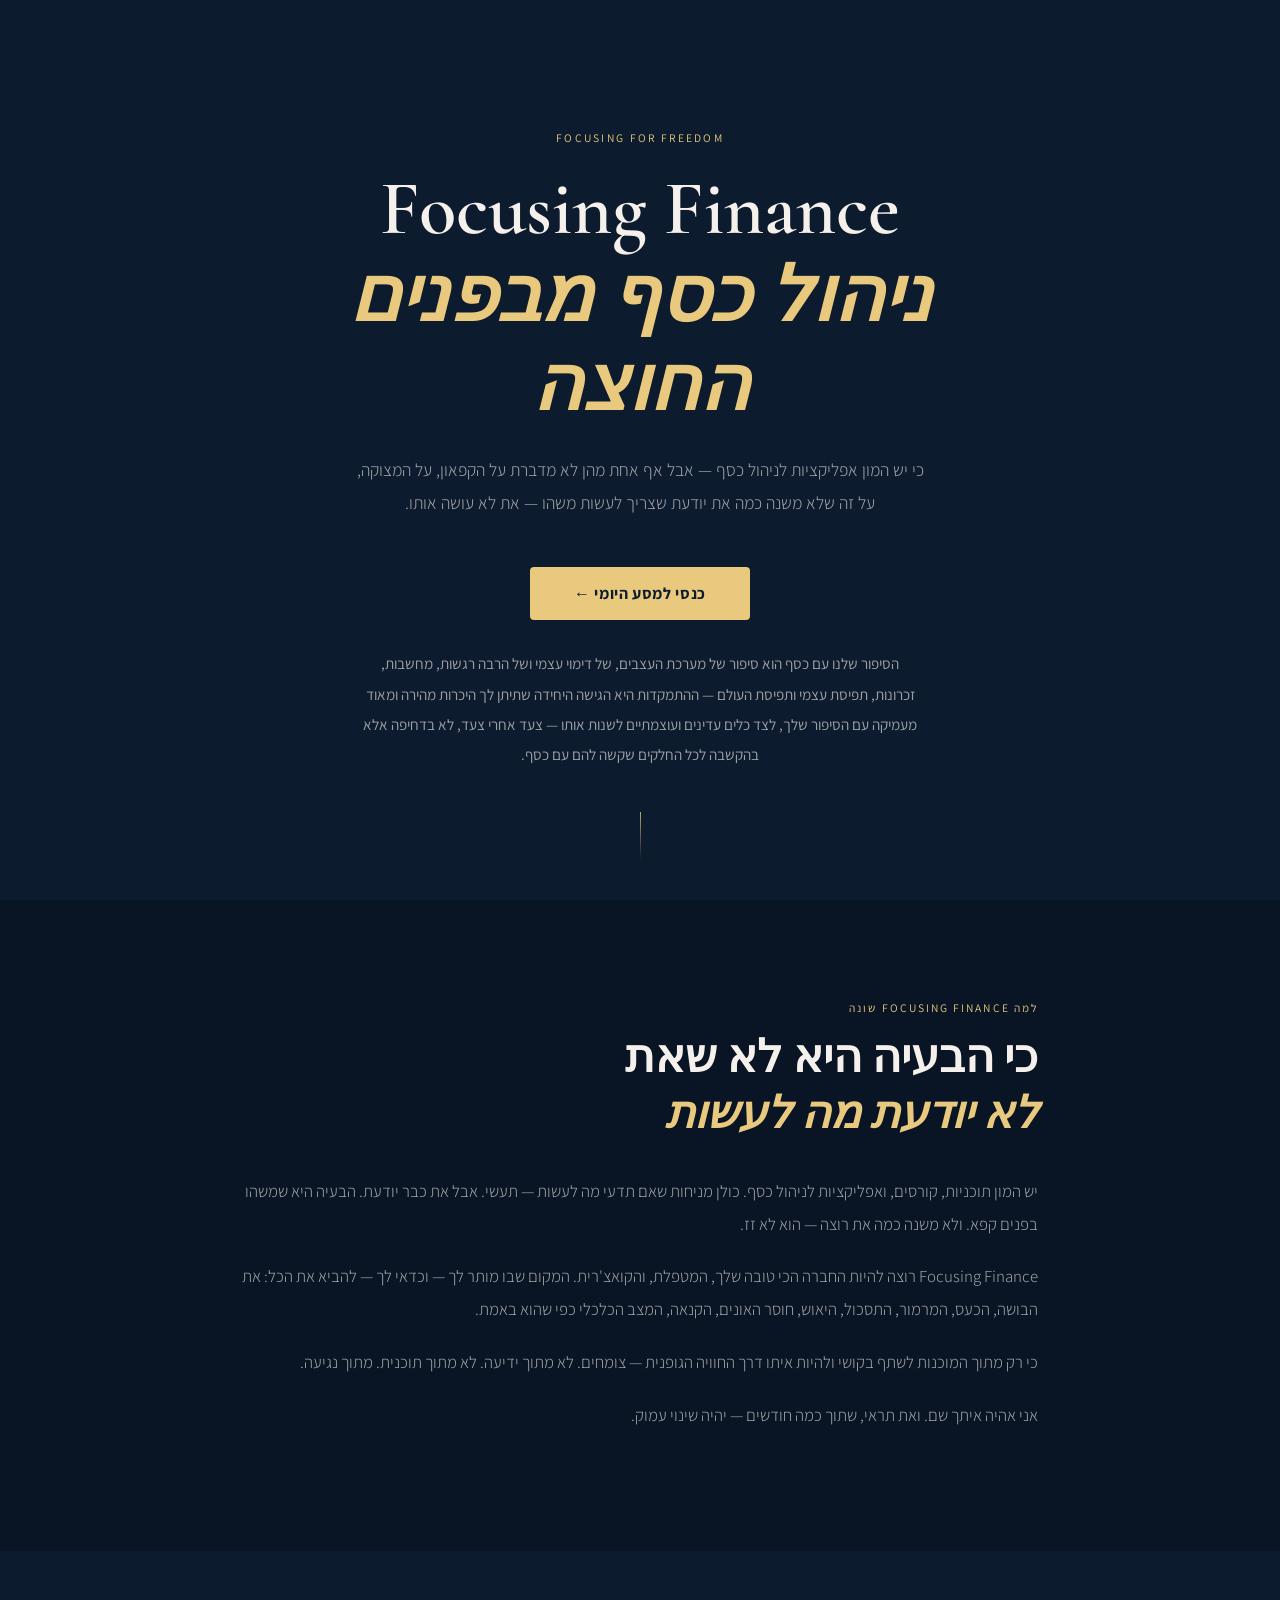
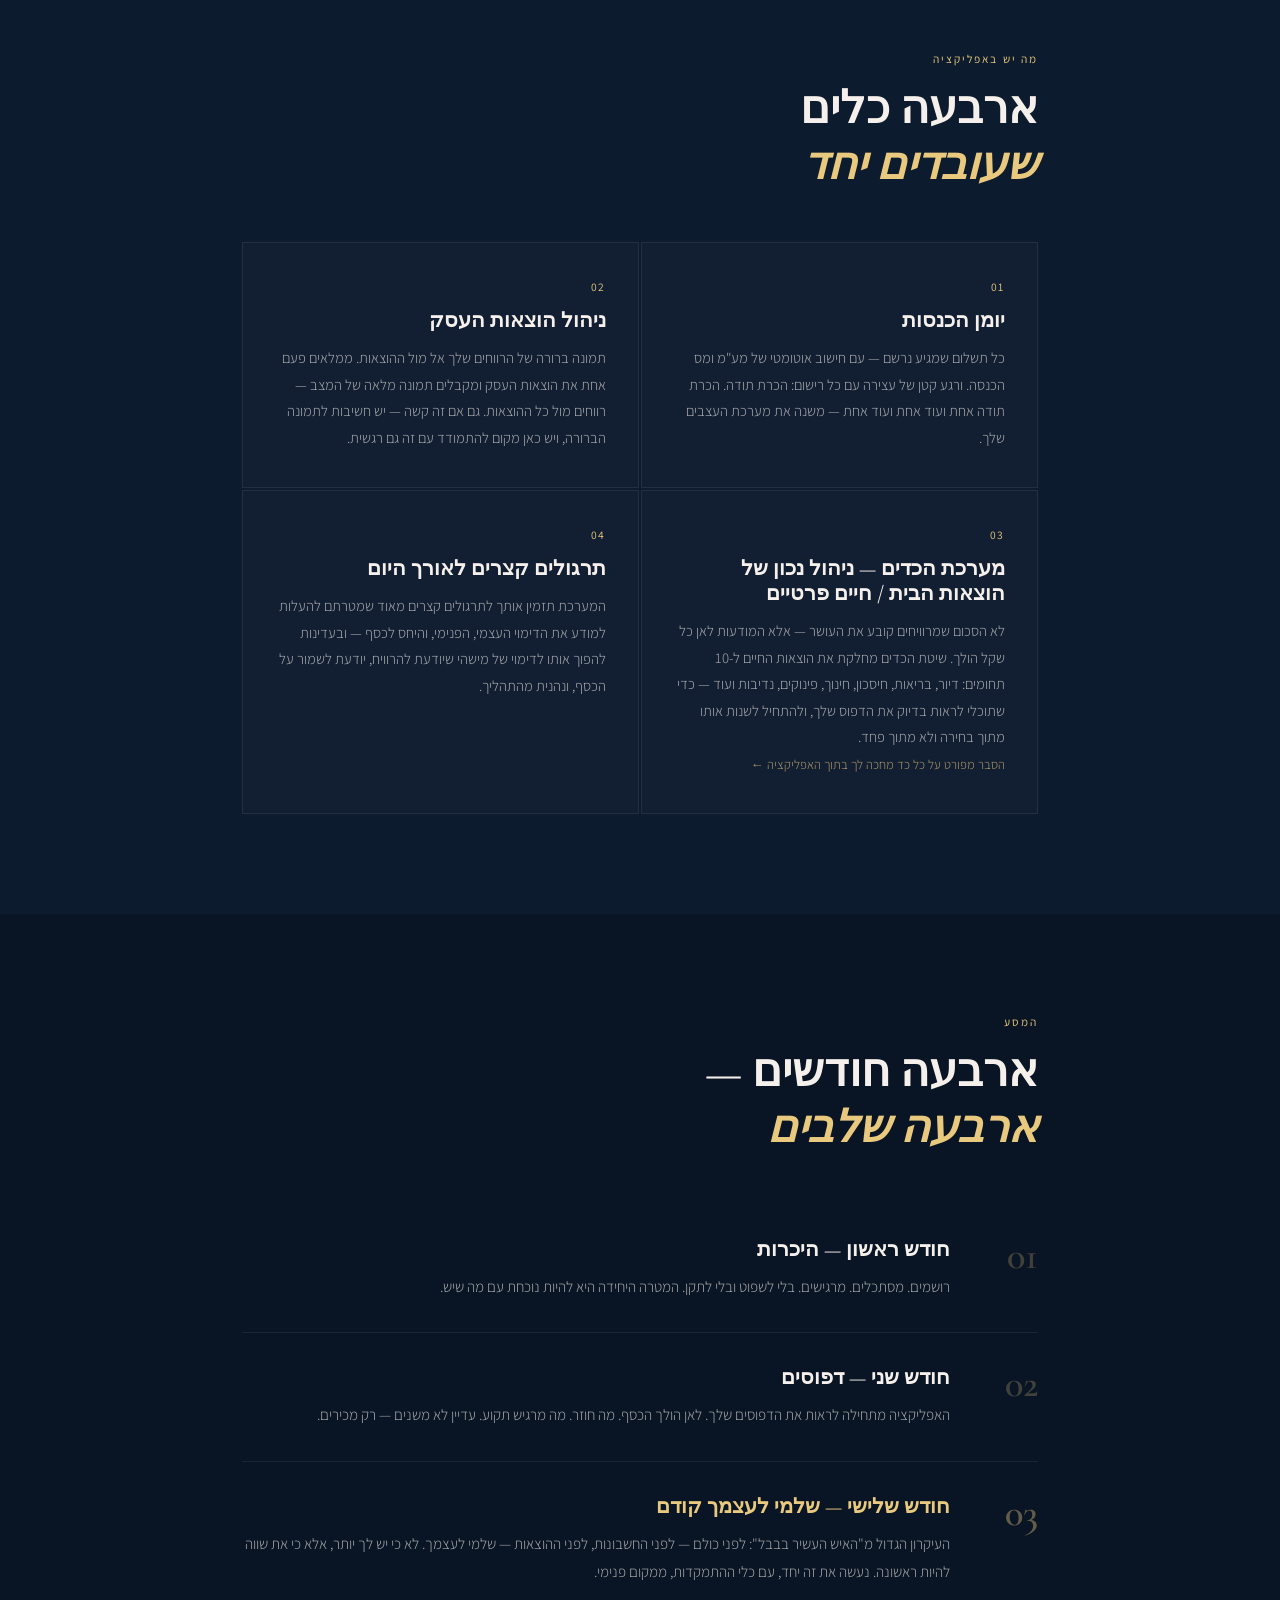
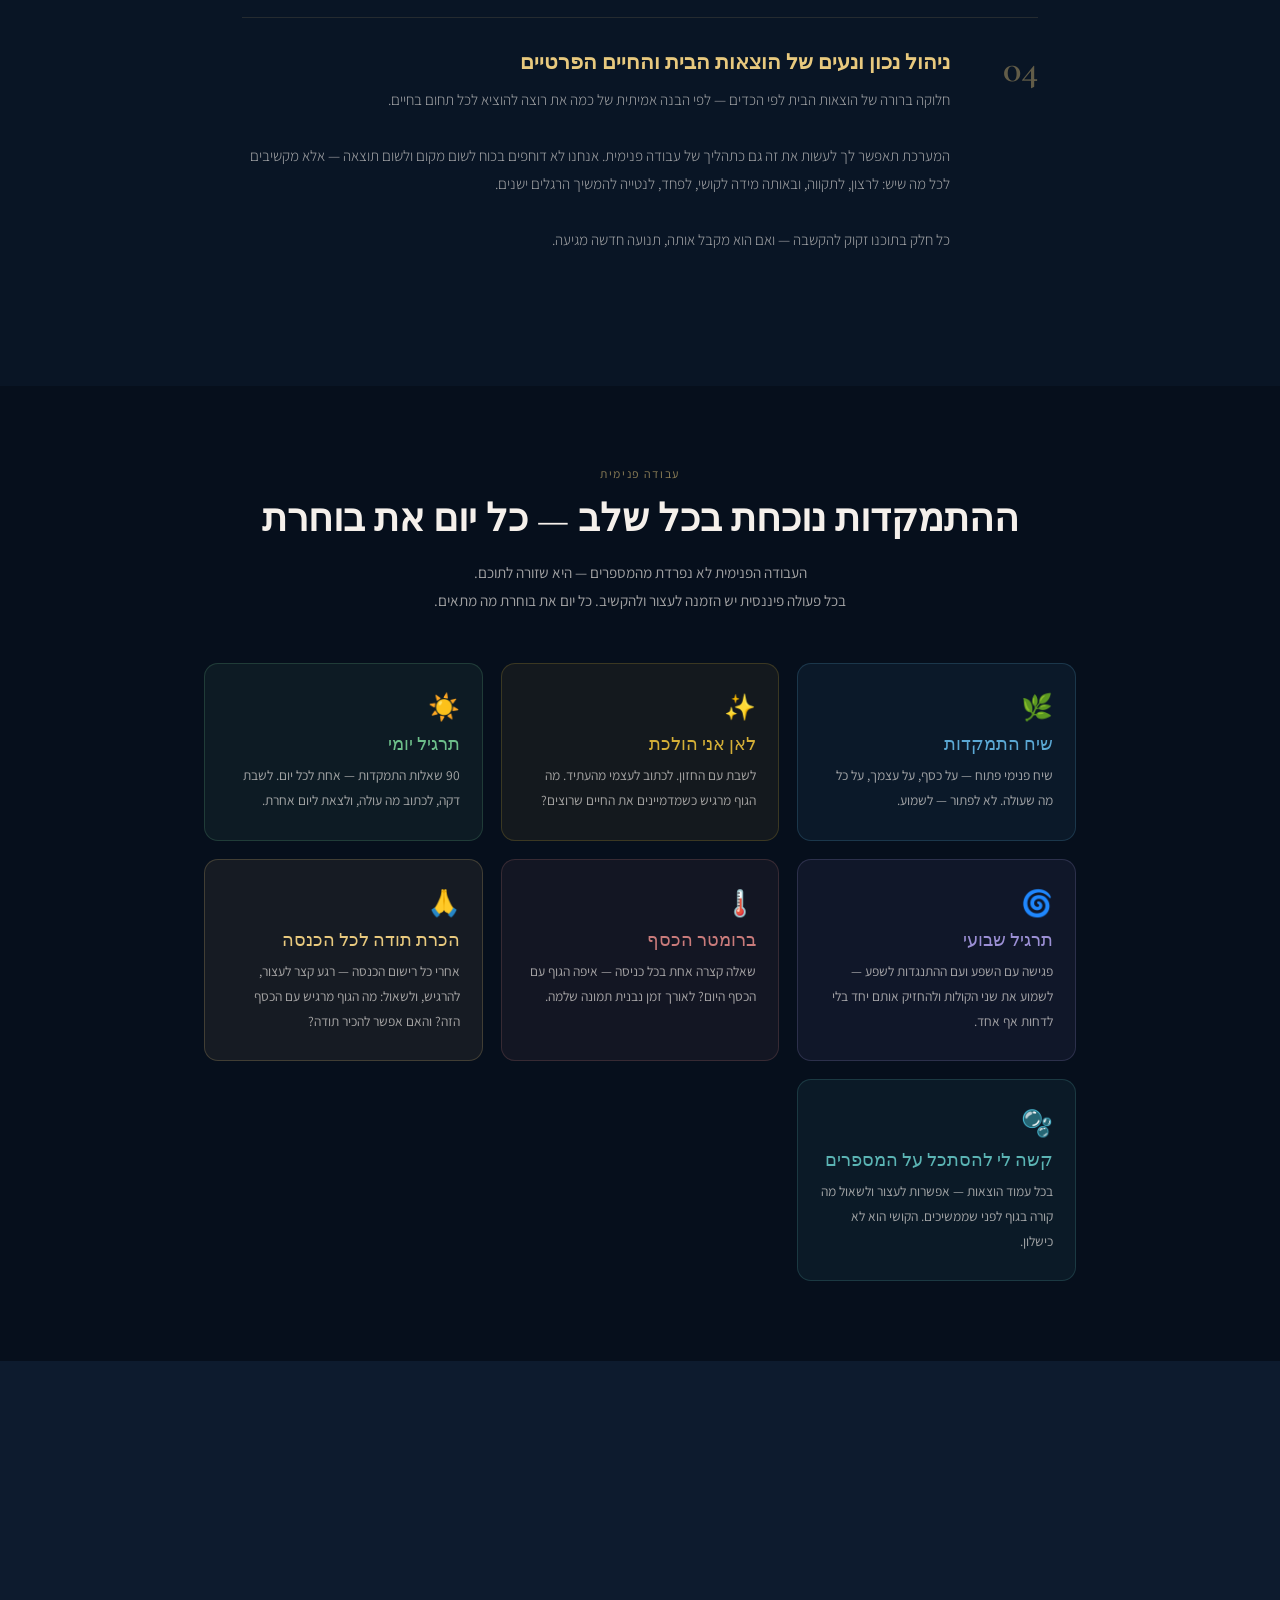
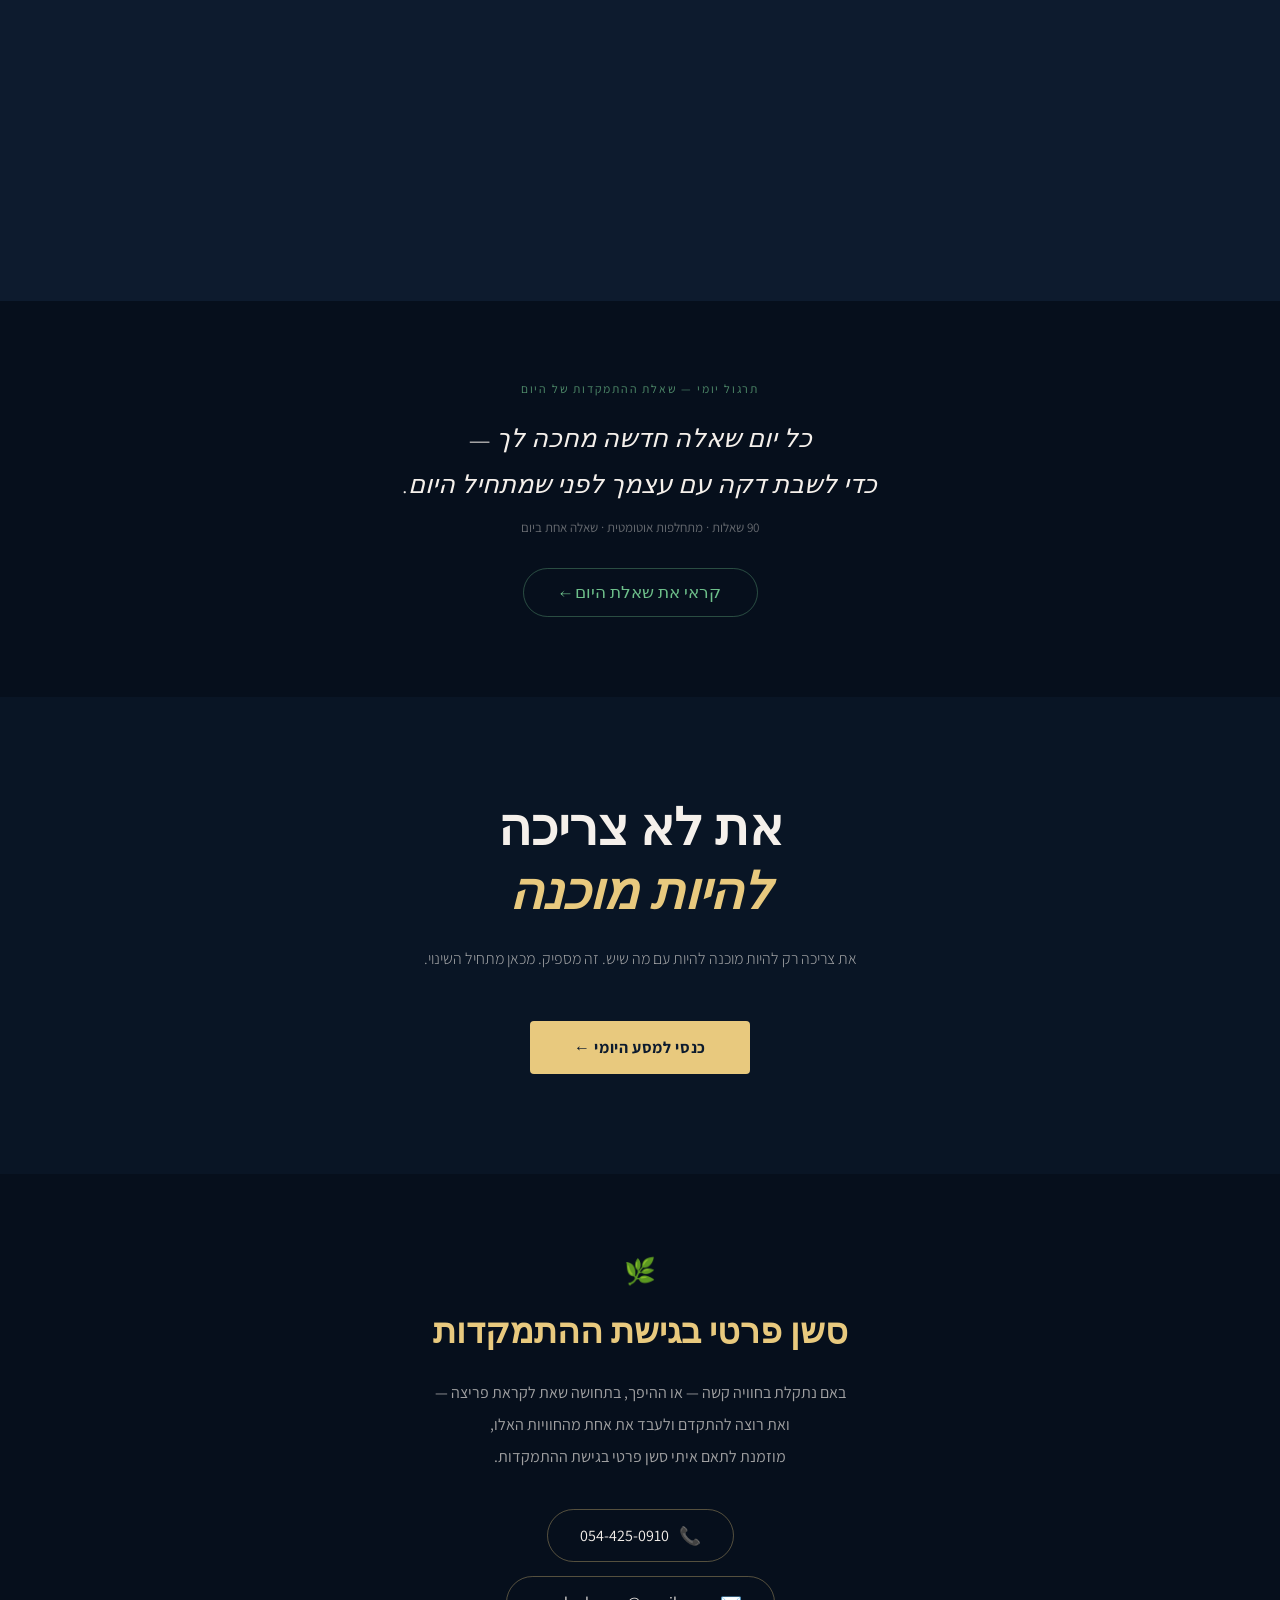
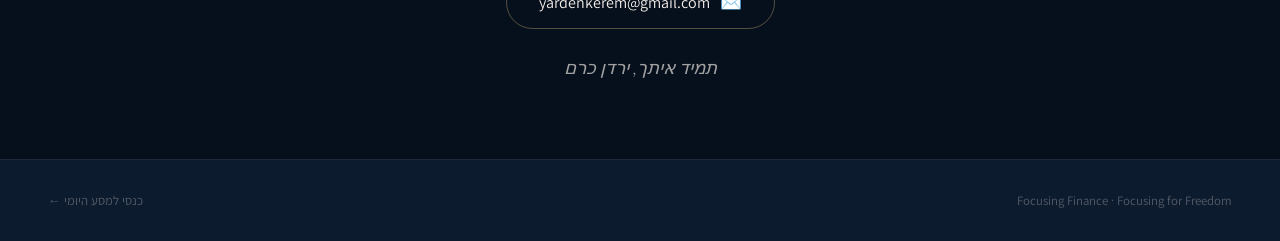
<file: index.html>
<!DOCTYPE html>
<html lang="he" dir="rtl">
<head>
  <meta charset="UTF-8">
  <meta name="viewport" content="width=device-width, initial-scale=1.0">
  <title>Focusing Finance</title>
  <link rel="preconnect" href="https://fonts.googleapis.com">
  <link href="https://fonts.googleapis.com/css2?family=Cormorant+Garamond:ital,wght@0,400;0,600;1,400&family=Assistant:wght@300;400;500;600;700&display=swap" rel="stylesheet">
  <style>
    *, *::before, *::after { box-sizing: border-box; margin: 0; padding: 0; }

    :root {
      --bg: #0d1b2e;
      --accent: #E8C97E;
      --accent2: #c97eb4;
      --text: #f5f0eb;
      --text-muted: rgba(245,240,235,0.65);
    }

    html { scroll-behavior: smooth; }

    body {
      background: var(--bg);
      color: var(--text);
      font-family: 'Assistant', sans-serif;
      overflow-x: hidden;
    }

    ::-webkit-scrollbar { width: 4px; }
    ::-webkit-scrollbar-track { background: var(--bg); }
    ::-webkit-scrollbar-thumb { background: var(--accent); border-radius: 2px; }

    /* ── HERO ── */
    #hero {
      position: relative;
      height: 100vh;
      display: flex;
      flex-direction: column;
      align-items: center;
      justify-content: center;
      overflow: hidden;
      text-align: center;
    }

    .video-wrap {
      position: absolute;
      inset: 0;
    }

    .video-wrap video {
      width: 100%;
      height: 100%;
      object-fit: cover;
      opacity: 0.55;
    }

    .hero-overlay {
      position: absolute;
      inset: 0;
      background: linear-gradient(
        to bottom,
        rgba(13,27,46,0.3) 0%,
        rgba(13,27,46,0.15) 40%,
        rgba(13,27,46,0.65) 80%,
        rgba(13,27,46,1) 100%
      );
    }

    .hero-content {
      position: relative;
      z-index: 2;
      padding: 0 24px;
      max-width: 780px;
    }

    .hero-label {
      font-size: 0.72rem;
      letter-spacing: 0.2em;
      text-transform: uppercase;
      color: var(--accent);
      margin-bottom: 20px;
      opacity: 0;
      animation: fadeUp 1s 0.4s forwards;
    }

    .hero-title {
      font-family: 'Cormorant Garamond', serif;
      font-size: clamp(2.6rem, 6vw, 5rem);
      font-weight: 600;
      line-height: 1.15;
      margin-bottom: 24px;
      opacity: 0;
      animation: fadeUp 1s 0.6s forwards;
    }

    .hero-title em {
      font-style: italic;
      color: var(--accent);
    }

    .hero-sub {
      font-size: 1.1rem;
      color: var(--text-muted);
      line-height: 1.85;
      max-width: 580px;
      margin: 0 auto 48px;
      font-weight: 300;
      opacity: 0;
      animation: fadeUp 1s 0.8s forwards;
    }

    .hero-cta {
      display: inline-block;
      padding: 16px 44px;
      background: var(--accent);
      color: #0d1b2e;
      font-family: 'Assistant', sans-serif;
      font-size: 1rem;
      font-weight: 700;
      text-decoration: none;
      border-radius: 4px;
      letter-spacing: 0.04em;
      transition: transform 0.2s, box-shadow 0.2s;
      opacity: 0;
      animation: fadeUp 1s 1s forwards;
    }

    .hero-cta:hover {
      transform: translateY(-3px);
      box-shadow: 0 12px 32px rgba(232,201,126,0.3);
    }

    .scroll-indicator {
      position: absolute;
      bottom: 40px;
      left: 50%;
      transform: translateX(-50%);
      display: flex;
      flex-direction: column;
      align-items: center;
      gap: 8px;
      opacity: 0;
      animation: fadeUp 1s 1.4s forwards;
    }

    .scroll-line {
      width: 1px;
      height: 48px;
      background: linear-gradient(to bottom, rgba(232,201,126,0.8), transparent);
      animation: scrollPulse 2s ease-in-out infinite;
    }

    @keyframes scrollPulse {
      0% { transform: scaleY(0); transform-origin: top; }
      50% { transform: scaleY(1); transform-origin: top; }
      51% { transform: scaleY(1); transform-origin: bottom; }
      100% { transform: scaleY(0); transform-origin: bottom; opacity: 0; }
    }

    @keyframes fadeUp {
      from { opacity: 0; transform: translateY(28px); }
      to   { opacity: 1; transform: translateY(0); }
    }

    /* ── ABOUT SECTION ── */
    #about {
      padding: 100px 0;
      background: #091525;
    }

    .container {
      max-width: 860px;
      margin: 0 auto;
      padding: 0 32px;
    }

    .section-label {
      font-size: 0.72rem;
      letter-spacing: 0.18em;
      color: var(--accent);
      text-transform: uppercase;
      margin-bottom: 16px;
      display: block;
    }

    .section-title {
      font-family: 'Cormorant Garamond', serif;
      font-size: clamp(1.8rem, 3.5vw, 2.8rem);
      font-weight: 600;
      line-height: 1.25;
      margin-bottom: 32px;
    }

    .section-title em { font-style: italic; color: var(--accent); }

    .about-text p {
      font-size: 1.05rem;
      color: var(--text-muted);
      line-height: 1.95;
      font-weight: 300;
      margin-bottom: 20px;
    }

    /* ── FEATURES ── */
    #features {
      padding: 100px 0;
    }

    .features-grid {
      display: grid;
      grid-template-columns: repeat(2, 1fr);
      gap: 2px;
      margin-top: 48px;
    }

    .feature-card {
      background: rgba(255,255,255,0.02);
      border: 1px solid rgba(245,240,235,0.07);
      padding: 36px 32px;
      transition: border-color 0.3s, background 0.3s;
    }

    .feature-card:hover {
      border-color: rgba(232,201,126,0.2);
      background: rgba(232,201,126,0.03);
    }

    .feature-num {
      font-size: 0.72rem;
      letter-spacing: 0.15em;
      color: var(--accent);
      margin-bottom: 14px;
    }

    .feature-title {
      font-family: 'Cormorant Garamond', serif;
      font-size: 1.3rem;
      font-weight: 600;
      margin-bottom: 12px;
    }

    .feature-desc {
      font-size: 0.92rem;
      color: var(--text-muted);
      line-height: 1.8;
      font-weight: 300;
    }

    /* ── CTA SECTION ── */
    #cta {
      padding: 100px 0;
      background: #091525;
      text-align: center;
    }

    .cta-title {
      font-family: 'Cormorant Garamond', serif;
      font-size: clamp(2rem, 4vw, 3.2rem);
      font-weight: 600;
      line-height: 1.25;
      margin-bottom: 20px;
    }

    .cta-title em { font-style: italic; color: var(--accent); }

    .cta-sub {
      font-size: 1rem;
      color: var(--text-muted);
      line-height: 1.8;
      max-width: 520px;
      margin: 0 auto 48px;
      font-weight: 300;
    }

    .btn-enter {
      display: inline-block;
      padding: 16px 44px;
      background: var(--accent);
      color: #0d1b2e;
      font-family: 'Assistant', sans-serif;
      font-size: 1rem;
      font-weight: 700;
      text-decoration: none;
      border-radius: 4px;
      letter-spacing: 0.04em;
      transition: transform 0.2s, box-shadow 0.2s;
    }

    .btn-enter:hover {
      transform: translateY(-3px);
      box-shadow: 0 12px 32px rgba(232,201,126,0.3);
    }

    /* ── FOOTER ── */
    footer {
      border-top: 1px solid rgba(245,240,235,0.07);
      padding: 32px 48px;
      display: flex;
      justify-content: space-between;
      align-items: center;
      font-size: 0.8rem;
      color: rgba(245,240,235,0.3);
    }

    footer a {
      color: rgba(245,240,235,0.3);
      text-decoration: none;
      transition: color 0.3s;
    }

    footer a:hover { color: var(--accent); }

    /* ── REVEAL ── */
    .reveal {
      opacity: 0;
      transform: translateY(24px);
      transition: opacity 0.8s ease, transform 0.8s ease;
    }
    .reveal.visible { opacity: 1; transform: none; }

    /* ── MOBILE ── */
    @media (max-width: 768px) {
      .features-grid { grid-template-columns: 1fr; }
      footer { flex-direction: column; gap: 12px; text-align: center; }
    }
  </style>
</head>
<body>

  <!-- ── HERO ── -->
  <section id="hero">
    <div class="video-wrap">
      <video autoplay muted loop playsinline>
        <source src="video woman and gold.mp4" type="video/mp4">
      </video>
    </div>
    <div class="hero-overlay"></div>

    <div class="hero-content">
      <p class="hero-label">Focusing for Freedom</p>
      <h1 class="hero-title">
        Focusing Finance<br/>
        <em>ניהול כסף מבפנים החוצה</em>
      </h1>
      <p class="hero-sub">
        כי יש המון אפליקציות לניהול כסף — אבל אף אחת מהן לא מדברת על הקפאון, על המצוקה, על זה שלא משנה כמה את יודעת שצריך לעשות משהו — את לא עושה אותו.
      </p>
      <a href="home.html" class="hero-cta">כנסי למסע היומי ←</a>
      <p style="margin-top:28px; font-size:0.95rem; color:rgba(245,240,235,0.62); line-height:2; max-width:560px; margin-left:auto; margin-right:auto;">
        הסיפור שלנו עם כסף הוא סיפור של מערכת העצבים, של דימוי עצמי ושל הרבה רגשות, מחשבות, זכרונות, תפיסת עצמי ותפיסת העולם — ההתמקדות היא הגישה היחידה שתיתן לך היכרות מהירה ומאוד מעמיקה עם הסיפור שלך, לצד כלים עדינים ועוצמתיים לשנות אותו — צעד אחרי צעד, לא בדחיפה אלא בהקשבה לכל החלקים שקשה להם עם כסף.
      </p>
    </div>

    <div class="scroll-indicator">
      <div class="scroll-line"></div>
    </div>
  </section>

  <!-- ── ABOUT ── -->
  <section id="about">
    <div class="container">
      <span class="section-label reveal">למה Focusing Finance שונה</span>
      <h2 class="section-title reveal">כי הבעיה היא לא שאת<br/><em>לא יודעת מה לעשות</em></h2>
      <div class="about-text">
        <p class="reveal" style="transition-delay:0.1s">
          יש המון תוכניות, קורסים, ואפליקציות לניהול כסף. כולן מניחות שאם תדעי מה לעשות — תעשי. אבל את כבר יודעת. הבעיה היא שמשהו בפנים קפא. ולא משנה כמה את רוצה — הוא לא זז.
        </p>
        <p class="reveal" style="transition-delay:0.2s">
          Focusing Finance רוצה להיות החברה הכי טובה שלך, המטפלת, והקואצ'רית. המקום שבו מותר לך — וכדאי לך — להביא את הכל: את הבושה, הכעס, המרמור, התסכול, היאוש, חוסר האונים, הקנאה, המצב הכלכלי כפי שהוא באמת.
        </p>
        <p class="reveal" style="transition-delay:0.3s">
          כי רק מתוך המוכנות לשתף בקושי ולהיות איתו דרך החוויה הגופנית — צומחים. לא מתוך ידיעה. לא מתוך תוכנית. מתוך נגיעה.
        </p>
        <p class="reveal" style="transition-delay:0.4s">
          אני אהיה איתך שם. ואת תראי, שתוך כמה חודשים — יהיה שינוי עמוק.
        </p>
      </div>
    </div>
  </section>

  <!-- ── FEATURES ── -->
  <section id="features">
    <div class="container">
      <span class="section-label reveal">מה יש באפליקציה</span>
      <h2 class="section-title reveal">ארבעה כלים<br/><em>שעובדים יחד</em></h2>
      <div class="features-grid">
        <div class="feature-card reveal" style="transition-delay:0s">
          <div class="feature-num">01</div>
          <div class="feature-title">יומן הכנסות</div>
          <div class="feature-desc">כל תשלום שמגיע נרשם — עם חישוב אוטומטי של מע"מ ומס הכנסה. ורגע קטן של עצירה עם כל רישום: הכרת תודה. הכרת תודה אחת ועוד אחת ועוד אחת — משנה את מערכת העצבים שלך.</div>
        </div>
        <div class="feature-card reveal" style="transition-delay:0.1s">
          <div class="feature-num">02</div>
          <div class="feature-title">ניהול הוצאות העסק</div>
          <div class="feature-desc">תמונה ברורה של הרווחים שלך אל מול ההוצאות. ממלאים פעם אחת את הוצאות העסק ומקבלים תמונה מלאה של המצב — רווחים מול כל ההוצאות. גם אם זה קשה — יש חשיבות לתמונה הברורה, ויש כאן מקום להתמודד עם זה גם רגשית.</div>
        </div>
        <div class="feature-card reveal" style="transition-delay:0.2s">
          <div class="feature-num">03</div>
          <div class="feature-title">מערכת הכדים — ניהול נכון של הוצאות הבית / חיים פרטיים</div>
          <div class="feature-desc">
            לא הסכום שמרוויחים קובע את העושר — אלא המודעות לאן כל שקל הולך.
            שיטת הכדים מחלקת את הוצאות החיים ל-10 תחומים: דיור, בריאות, חיסכון, חינוך, פינוקים, נדיבות ועוד —
            כדי שתוכלי לראות בדיוק את הדפוס שלך, ולהתחיל לשנות אותו מתוך בחירה ולא מתוך פחד.<br/>
            <span style="color:rgba(232,201,126,0.7); font-size:0.88em;">הסבר מפורט על כל כד מחכה לך בתוך האפליקציה ←</span>
          </div>
        </div>
        <div class="feature-card reveal" style="transition-delay:0.3s">
          <div class="feature-num">04</div>
          <div class="feature-title">תרגולים קצרים לאורך היום</div>
          <div class="feature-desc">המערכת תזמין אותך לתרגולים קצרים מאוד שמטרתם להעלות למודע את הדימוי העצמי, הפנימי, והיחס לכסף — ובעדינות להפוך אותו לדימוי של מישהי שיודעת להרוויח, יודעת לשמור על הכסף, ונהנית מהתהליך.</div>
        </div>
      </div>
    </div>
  </section>

  <!-- ── JOURNEY ── -->
  <section style="padding:100px 0; background:#091525;">
    <div class="container">
      <span class="section-label reveal">המסע</span>
      <h2 class="section-title reveal">ארבעה חודשים —<br/><em>ארבעה שלבים</em></h2>
      <div style="display:flex; flex-direction:column; gap:0; margin-top:48px;">
        <div class="reveal" style="display:flex; gap:28px; align-items:flex-start; padding:32px 0; border-bottom:1px solid rgba(245,240,235,0.07); transition-delay:0.1s;">
          <div style="font-family:'Cormorant Garamond',serif; font-size:2.4rem; font-weight:600; color:rgba(232,201,126,0.25); flex-shrink:0; width:60px; line-height:1;">01</div>
          <div>
            <div style="font-family:'Cormorant Garamond',serif; font-size:1.3rem; font-weight:600; margin-bottom:10px;">חודש ראשון — היכרות</div>
            <div style="font-size:0.95rem; color:var(--text-muted); line-height:1.85; font-weight:300;">רושמים. מסתכלים. מרגישים. בלי לשפוט ובלי לתקן. המטרה היחידה היא להיות נוכחת עם מה שיש.</div>
          </div>
        </div>
        <div class="reveal" style="display:flex; gap:28px; align-items:flex-start; padding:32px 0; border-bottom:1px solid rgba(245,240,235,0.07); transition-delay:0.2s;">
          <div style="font-family:'Cormorant Garamond',serif; font-size:2.4rem; font-weight:600; color:rgba(232,201,126,0.25); flex-shrink:0; width:60px; line-height:1;">02</div>
          <div>
            <div style="font-family:'Cormorant Garamond',serif; font-size:1.3rem; font-weight:600; margin-bottom:10px;">חודש שני — דפוסים</div>
            <div style="font-size:0.95rem; color:var(--text-muted); line-height:1.85; font-weight:300;">האפליקציה מתחילה לראות את הדפוסים שלך. לאן הולך הכסף. מה חוזר. מה מרגיש תקוע. עדיין לא משנים — רק מכירים.</div>
          </div>
        </div>
        <div class="reveal" style="display:flex; gap:28px; align-items:flex-start; padding:32px 0; transition-delay:0.3s;">
          <div style="font-family:'Cormorant Garamond',serif; font-size:2.4rem; font-weight:600; color:rgba(232,201,126,0.4); flex-shrink:0; width:60px; line-height:1;">03</div>
          <div>
            <div style="font-family:'Cormorant Garamond',serif; font-size:1.3rem; font-weight:600; margin-bottom:10px; color:var(--accent);">חודש שלישי — שלמי לעצמך קודם</div>
            <div style="font-size:0.95rem; color:var(--text-muted); line-height:1.85; font-weight:300;">העיקרון הגדול מ"האיש העשיר בבבל": לפני כולם — לפני החשבונות, לפני ההוצאות — שלמי לעצמך. לא כי יש לך יותר, אלא כי את שווה להיות ראשונה. נעשה את זה יחד, עם כלי ההתמקדות, ממקום פנימי.</div>
          </div>
        </div>
        <div class="reveal" style="display:flex; gap:28px; align-items:flex-start; padding:32px 0; border-top:1px solid rgba(232,201,126,0.12); transition-delay:0.4s;">
          <div style="font-family:'Cormorant Garamond',serif; font-size:2.4rem; font-weight:600; color:rgba(232,201,126,0.4); flex-shrink:0; width:60px; line-height:1;">04</div>
          <div>
            <div style="font-family:'Cormorant Garamond',serif; font-size:1.3rem; font-weight:600; margin-bottom:10px; color:var(--accent);">ניהול נכון ונעים של הוצאות הבית והחיים הפרטיים</div>
            <div style="font-size:0.95rem; color:var(--text-muted); line-height:1.85; font-weight:300;">
              חלוקה ברורה של הוצאות הבית לפי הכדים — לפי הבנה אמיתית של כמה את רוצה להוציא לכל תחום בחיים.<br/><br/>
              המערכת תאפשר לך לעשות את זה גם כתהליך של עבודה פנימית. אנחנו לא דוחפים בכוח לשום מקום ולשום תוצאה — אלא מקשיבים לכל מה שיש: לרצון, לתקווה, ובאותה מידה לקושי, לפחד, לנטייה להמשיך הרגלים ישנים.<br/><br/>
              כל חלק בתוכנו זקוק להקשבה — ואם הוא מקבל אותה, תנועה חדשה מגיעה.
            </div>
          </div>
        </div>
      </div>
    </div>
  </section>

  <!-- ── FOCUSING TOOLS ── -->
  <section style="padding:80px 0; background:#060f1c;">
    <div style="max-width:920px; margin:0 auto; padding:0 24px;">
      <div style="text-align:center; margin-bottom:48px;">
        <div style="font-size:0.75rem; letter-spacing:0.14em; color:rgba(232,201,126,0.6); text-transform:uppercase; margin-bottom:14px;">עבודה פנימית</div>
        <h2 style="font-family:'Cormorant Garamond',serif; font-size:clamp(1.7rem,3vw,2.4rem); font-weight:600; margin-bottom:16px;">ההתמקדות נוכחת בכל שלב — כל יום את בוחרת</h2>
        <p style="color:var(--text-muted); font-size:0.95rem; line-height:1.9; max-width:560px; margin:0 auto;">
          העבודה הפנימית לא נפרדת מהמספרים — היא שזורה לתוכם.<br/>
          בכל פעולה פיננסית יש הזמנה לעצור ולהקשיב. כל יום את בוחרת מה מתאים.
        </p>
      </div>
      <div style="display:grid; grid-template-columns:repeat(auto-fit,minmax(220px,1fr)); gap:18px;">

        <div class="reveal" style="background:rgba(91,168,212,0.07); border:1px solid rgba(91,168,212,0.2); border-radius:14px; padding:26px 22px;">
          <div style="font-size:1.6rem; margin-bottom:10px;">🌿</div>
          <div style="font-family:'Cormorant Garamond',serif; font-size:1.15rem; color:#5BA8D4; margin-bottom:8px;">שיח התמקדות</div>
          <div style="font-size:0.85rem; color:var(--text-muted); line-height:1.85;">שיח פנימי פתוח — על כסף, על עצמך, על כל מה שעולה. לא לפתור — לשמוע.</div>
        </div>

        <div class="reveal" style="background:rgba(212,175,55,0.07); border:1px solid rgba(212,175,55,0.2); border-radius:14px; padding:26px 22px; transition-delay:0.05s;">
          <div style="font-size:1.6rem; margin-bottom:10px;">✨</div>
          <div style="font-family:'Cormorant Garamond',serif; font-size:1.15rem; color:#D4AF37; margin-bottom:8px;">לאן אני הולכת</div>
          <div style="font-size:0.85rem; color:var(--text-muted); line-height:1.85;">לשבת עם החזון. לכתוב לעצמי מהעתיד. מה הגוף מרגיש כשמדמיינים את החיים שרוצים?</div>
        </div>

        <div class="reveal" style="background:rgba(109,191,138,0.07); border:1px solid rgba(109,191,138,0.2); border-radius:14px; padding:26px 22px; transition-delay:0.1s;">
          <div style="font-size:1.6rem; margin-bottom:10px;">☀️</div>
          <div style="font-family:'Cormorant Garamond',serif; font-size:1.15rem; color:#6DBF8A; margin-bottom:8px;">תרגיל יומי</div>
          <div style="font-size:0.85rem; color:var(--text-muted); line-height:1.85;">90 שאלות התמקדות — אחת לכל יום. לשבת דקה, לכתוב מה עולה, ולצאת ליום אחרת.</div>
        </div>

        <div class="reveal" style="background:rgba(155,143,212,0.07); border:1px solid rgba(155,143,212,0.2); border-radius:14px; padding:26px 22px; transition-delay:0.15s;">
          <div style="font-size:1.6rem; margin-bottom:10px;">🌀</div>
          <div style="font-family:'Cormorant Garamond',serif; font-size:1.15rem; color:#9B8FD4; margin-bottom:8px;">תרגיל שבועי</div>
          <div style="font-size:0.85rem; color:var(--text-muted); line-height:1.85;">פגישה עם השפע ועם ההתנגדות לשפע — לשמוע את שני הקולות ולהחזיק אותם יחד בלי לדחות אף אחד.</div>
        </div>

        <div class="reveal" style="background:rgba(201,123,123,0.07); border:1px solid rgba(201,123,123,0.2); border-radius:14px; padding:26px 22px; transition-delay:0.2s;">
          <div style="font-size:1.6rem; margin-bottom:10px;">🌡️</div>
          <div style="font-family:'Cormorant Garamond',serif; font-size:1.15rem; color:#C97B7B; margin-bottom:8px;">ברומטר הכסף</div>
          <div style="font-size:0.85rem; color:var(--text-muted); line-height:1.85;">שאלה קצרה אחת בכל כניסה — איפה הגוף עם הכסף היום? לאורך זמן נבנית תמונה שלמה.</div>
        </div>

        <div class="reveal" style="background:rgba(232,201,126,0.07); border:1px solid rgba(232,201,126,0.2); border-radius:14px; padding:26px 22px; transition-delay:0.25s;">
          <div style="font-size:1.6rem; margin-bottom:10px;">🙏</div>
          <div style="font-family:'Cormorant Garamond',serif; font-size:1.15rem; color:#E8C97E; margin-bottom:8px;">הכרת תודה לכל הכנסה</div>
          <div style="font-size:0.85rem; color:var(--text-muted); line-height:1.85;">אחרי כל רישום הכנסה — רגע קצר לעצור, להרגיש, ולשאול: מה הגוף מרגיש עם הכסף הזה? והאם אפשר להכיר תודה?</div>
        </div>

        <div class="reveal" style="background:rgba(91,180,180,0.07); border:1px solid rgba(91,180,180,0.2); border-radius:14px; padding:26px 22px; transition-delay:0.3s;">
          <div style="font-size:1.6rem; margin-bottom:10px;">🫧</div>
          <div style="font-family:'Cormorant Garamond',serif; font-size:1.15rem; color:#5BB4B4; margin-bottom:8px;">קשה לי להסתכל על המספרים</div>
          <div style="font-size:0.85rem; color:var(--text-muted); line-height:1.85;">בכל עמוד הוצאות — אפשרות לעצור ולשאול מה קורה בגוף לפני שממשיכים. הקושי הוא לא כישלון.</div>
        </div>

      </div>
    </div>
  </section>

  <!-- ── VIDEO 2 ── -->
  <section style="position:relative; height:60vh; overflow:hidden;">
    <video autoplay muted loop playsinline style="width:100%; height:100%; object-fit:cover; opacity:0.6;">
      <source src="video 2 - walking woman.mp4" type="video/mp4">
    </video>
    <div style="position:absolute; inset:0; background:linear-gradient(to bottom, rgba(13,27,46,0.4) 0%, rgba(13,27,46,0.2) 50%, rgba(13,27,46,0.7) 100%);"></div>
  </section>

  <!-- ── DAILY QUESTION TEASER ── -->
  <section style="padding:80px 0; background:#060f1c;">
    <div style="max-width:640px; margin:0 auto; padding:0 24px; text-align:center;">
      <div style="font-size:0.75rem; letter-spacing:0.15em; text-transform:uppercase; color:rgba(109,191,138,0.7); margin-bottom:20px;">תרגול יומי — שאלת ההתמקדות של היום</div>
      <div style="font-family:'Cormorant Garamond',serif; font-size:1.6rem; color:#f5f0eb; line-height:1.8; margin-bottom:10px; font-style:italic;" id="home-dq">
        כל יום שאלה חדשה מחכה לך —<br/>כדי לשבת דקה עם עצמך לפני שמתחיל היום.
      </div>
      <div style="font-size:0.82rem; color:rgba(245,240,235,0.4); margin-bottom:32px;">90 שאלות · מתחלפות אוטומטית · שאלה אחת ביום</div>
      <a href="daily-practice.html" style="display:inline-block; font-family:'Cormorant Garamond',serif; font-size:1.05rem; color:#6DBF8A; border:1px solid rgba(109,191,138,0.35); border-radius:40px; padding:13px 36px; text-decoration:none; transition:all 0.25s ease;" onmouseover="this.style.background='rgba(109,191,138,0.1)'" onmouseout="this.style.background='transparent'">
        קראי את שאלת היום ←
      </a>
    </div>
  </section>

  <!-- ── CTA ── -->
  <section id="cta">
    <div class="container">
      <h2 class="cta-title reveal">את לא צריכה<br/><em>להיות מוכנה</em></h2>
      <p class="cta-sub reveal" style="transition-delay:0.1s">
        את צריכה רק להיות מוכנה להיות עם מה שיש. זה מספיק. מכאן מתחיל השינוי.
      </p>
      <a href="home.html" class="btn-enter reveal" style="transition-delay:0.2s">כנסי למסע היומי ←</a>
    </div>
  </section>

  <!-- ── PRIVATE SESSIONS ── -->
  <section style="padding:80px 0; background:#060f1c; text-align:center;">
    <div style="max-width:600px; margin:0 auto; padding:0 24px;">
      <div style="font-size:1.6rem; margin-bottom:20px;">🌿</div>
      <h2 style="font-family:'Cormorant Garamond',serif; font-size:clamp(1.6rem,3vw,2.2rem); font-weight:600; color:var(--accent); margin-bottom:20px; line-height:1.4;">
        סשן פרטי בגישת ההתמקדות
      </h2>
      <p style="color:var(--text-muted); font-size:1rem; line-height:2; margin-bottom:36px;">
        באם נתקלת בחוויה קשה — או ההיפך, בתחושה שאת לקראת פריצה —<br/>
        ואת רוצה להתקדם ולעבד את אחת מהחוויות האלו,<br/>
        מוזמנת לתאם איתי סשן פרטי בגישת ההתמקדות.
      </p>
      <div style="display:flex; flex-direction:column; align-items:center; gap:14px;">
        <a href="tel:0544250910"
           style="display:inline-flex; align-items:center; gap:10px; padding:14px 32px; border:1px solid rgba(232,201,126,0.35); border-radius:40px; color:var(--text); text-decoration:none; font-size:1rem; transition:border-color 0.2s;"
           onmouseover="this.style.borderColor='var(--accent)'" onmouseout="this.style.borderColor='rgba(232,201,126,0.35)'">
          <span style="font-size:1.1rem;">📞</span> 054-425-0910
        </a>
        <a href="mailto:yardenkerem@gmail.com"
           style="display:inline-flex; align-items:center; gap:10px; padding:14px 32px; border:1px solid rgba(232,201,126,0.35); border-radius:40px; color:var(--text); text-decoration:none; font-size:1rem; transition:border-color 0.2s;"
           onmouseover="this.style.borderColor='var(--accent)'" onmouseout="this.style.borderColor='rgba(232,201,126,0.35)'">
          <span style="font-size:1.1rem;">✉️</span> yardenkerem@gmail.com
        </a>
      </div>
      <p style="margin-top:28px; font-family:'Cormorant Garamond',serif; font-size:1.15rem; color:var(--text-muted); font-style:italic;">
        תמיד איתך, ירדן כרם
      </p>
    </div>
  </section>

  <!-- ── FOOTER ── -->
  <footer>
    <span>Focusing Finance · Focusing for Freedom</span>
    <a href="home.html">כנסי למסע היומי ←</a>
  </footer>

  <script>
    const observer = new IntersectionObserver(entries => {
      entries.forEach(e => { if (e.isIntersecting) e.target.classList.add('visible'); });
    }, { threshold: 0.1 });
    document.querySelectorAll('.reveal').forEach(el => observer.observe(el));
  </script>
</body>
</html>
</file>
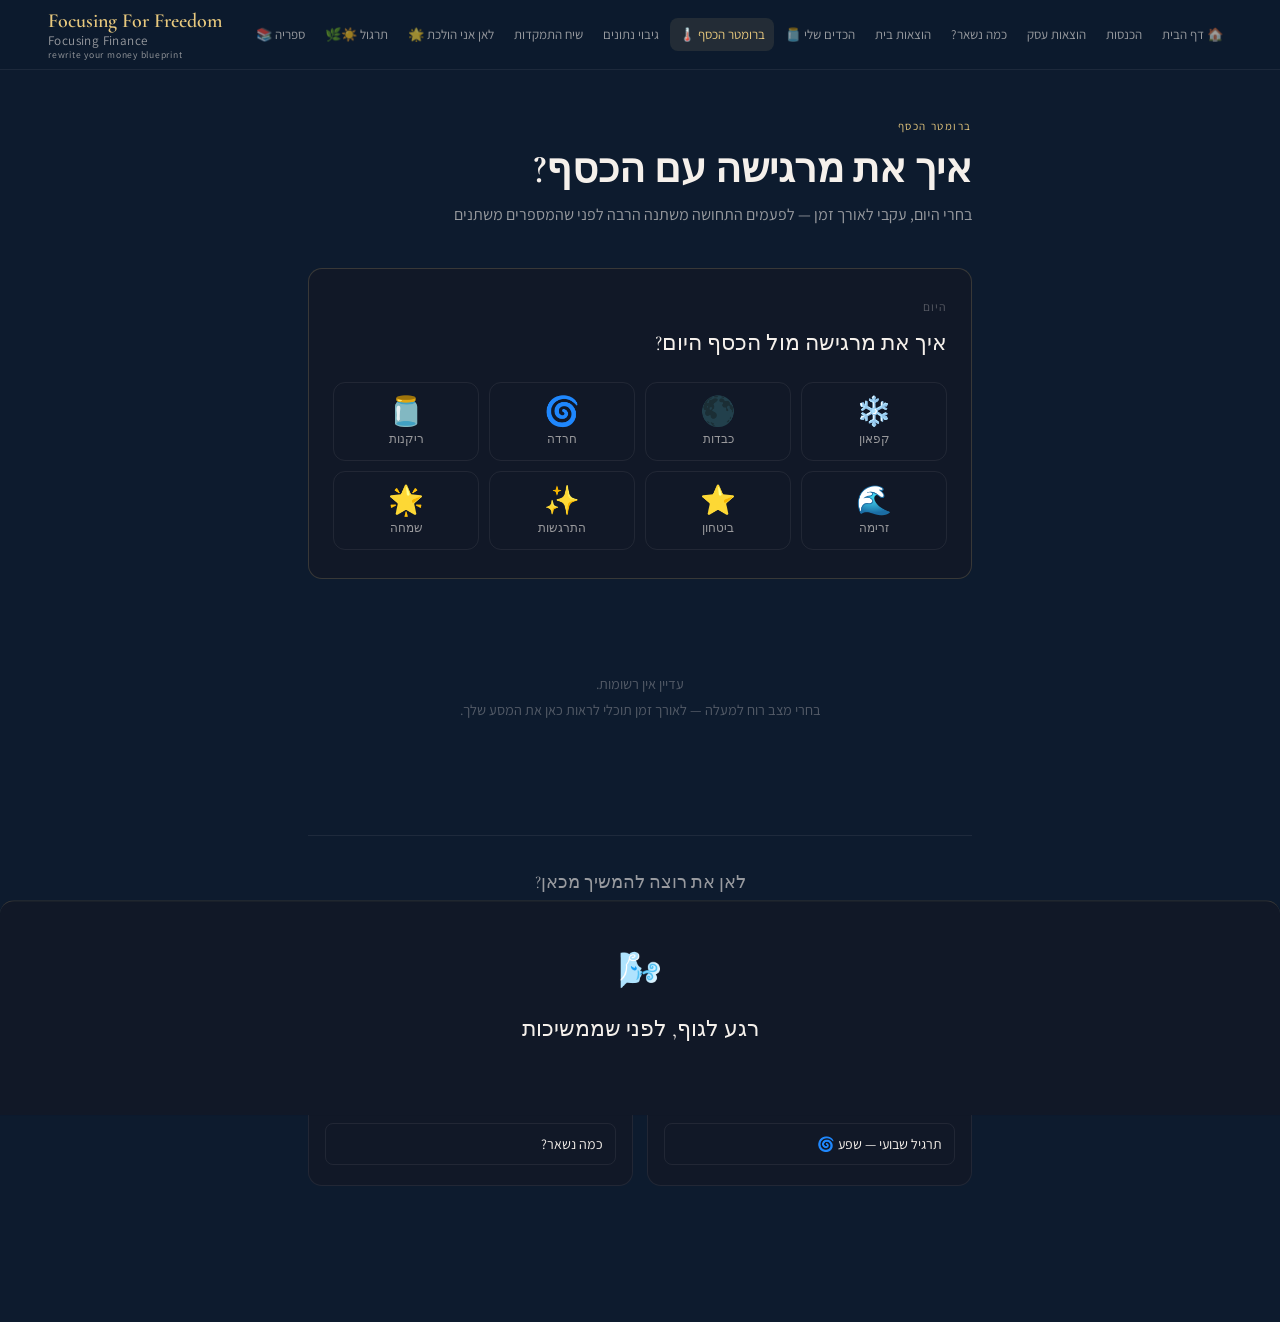
<file: barometer.html>
<!DOCTYPE html>
<html lang="he" dir="rtl">
<head>
  <meta charset="UTF-8">
  <meta name="viewport" content="width=device-width, initial-scale=1.0">
  <title>ברומטר הכסף — Focusing Finance</title>
  <link rel="stylesheet" href="styles.css">
  <script src="app.js"></script>
  <style>
    .baro-today-card {
      background: var(--bg-card);
      border: 1px solid var(--border-accent);
      border-radius: var(--radius);
      padding: 28px 24px;
      margin-bottom: 32px;
    }
    .baro-today-label {
      font-size: 0.75rem;
      letter-spacing: 0.08em;
      color: var(--text-faint);
      margin-bottom: 10px;
    }
    .baro-today-q {
      font-family: 'Cormorant Garamond', serif;
      font-size: 1.35rem;
      color: var(--text);
      margin-bottom: 22px;
    }
    .mood-grid-inline {
      display: grid;
      grid-template-columns: repeat(4, 1fr);
      gap: 10px;
    }
    .mood-btn-inline {
      display: flex; flex-direction: column; align-items: center;
      gap: 6px;
      padding: 14px 8px;
      border-radius: 12px;
      border: 1.5px solid var(--border);
      background: transparent;
      cursor: pointer;
      transition: all var(--transition);
      color: var(--text);
    }
    .mood-btn-inline:hover { border-color: var(--accent); background: var(--accent-light); }
    .mood-btn-inline.blocking-btn:hover { border-color: rgba(201,123,123,0.6); background: rgba(201,123,123,0.1); }
    .mood-emoji-inline { font-size: 1.8rem; line-height: 1; }
    .mood-label-inline { font-size: 0.75rem; color: var(--text-muted); }

    .today-logged {
      display: flex; align-items: center; gap: 14px; flex-wrap: wrap;
    }
    .today-logged-emoji { font-size: 2.5rem; line-height: 1; }
    .today-logged-mood { font-size: 1.1rem; font-weight: 600; }
    .today-logged-sub { font-size: 0.8rem; color: var(--text-faint); margin-top: 2px; }
    .today-change-btn {
      margin-right: auto;
      font-size: 0.78rem; color: var(--text-faint);
      background: none; border: 1px solid var(--border);
      border-radius: 20px; padding: 5px 14px; cursor: pointer;
      transition: all var(--transition);
    }
    .today-change-btn:hover { border-color: var(--accent); color: var(--accent); }

    .baro-month-stats {
      display: grid;
      grid-template-columns: repeat(3, 1fr);
      gap: 14px;
      margin-bottom: 36px;
    }
    .baro-stat-card {
      background: var(--bg-card);
      border: 1px solid var(--border);
      border-radius: var(--radius);
      padding: 20px 14px;
      text-align: center;
    }
    .baro-stat-num {
      font-family: 'Cormorant Garamond', serif;
      font-size: 2rem;
      color: var(--accent);
      line-height: 1;
      margin-bottom: 6px;
    }
    .baro-stat-label { font-size: 0.75rem; color: var(--text-muted); line-height: 1.4; }

    .baro-grid {
      display: grid;
      grid-template-columns: repeat(auto-fill, minmax(54px, 1fr));
      gap: 8px;
      margin-bottom: 40px;
    }
    .baro-entry {
      display: flex; flex-direction: column; align-items: center;
      gap: 5px; padding: 10px 4px;
      border-radius: 10px; border: 1px solid var(--border);
      text-align: center;
    }
    .baro-entry.blocking { background: rgba(201,123,123,0.08); border-color: rgba(201,123,123,0.25); }
    .baro-entry.flowing  { background: rgba(124,185,160,0.08); border-color: rgba(124,185,160,0.25); }
    .baro-entry.baro-empty {
      border-color: rgba(255,255,255,0.18);
      background: transparent;
    }
    .baro-emoji { font-size: 1.5rem; line-height: 1; }
    .baro-mood  { font-size: 0.68rem; color: var(--text-muted); }
    .baro-date  { font-size: 0.62rem; color: var(--text-faint); }
    .baro-day-num { font-size: 0.78rem; color: rgba(255,255,255,0.45); }

    .month-label {
      font-family: 'Cormorant Garamond', serif;
      font-size: 1.1rem; color: var(--text-muted);
      margin: 28px 0 12px;
      padding-bottom: 8px;
      border-bottom: 1px solid var(--border);
    }
    .empty-state {
      text-align: center; padding: 60px 20px;
      color: var(--text-faint); font-size: 0.9rem; line-height: 1.8;
    }

    .baro-next-section {
      margin-top: 52px;
      padding-top: 32px;
      border-top: 1px solid var(--border);
      margin-bottom: 56px;
    }
    .baro-next-title {
      font-family: 'Cormorant Garamond', serif;
      font-size: 1.15rem;
      color: var(--text-muted);
      margin-bottom: 20px;
      text-align: center;
    }
    .baro-next-grid {
      display: grid;
      grid-template-columns: 1fr 1fr;
      gap: 14px;
    }
    .baro-next-card {
      background: var(--bg-card);
      border: 1px solid var(--border);
      border-radius: var(--radius);
      padding: 20px 16px;
    }
    .baro-next-card-title {
      font-size: 0.75rem;
      letter-spacing: 0.07em;
      color: var(--accent);
      margin-bottom: 14px;
      font-weight: 500;
    }
    .baro-next-links { display: flex; flex-direction: column; gap: 8px; }
    .baro-next-link {
      display: block;
      font-size: 0.88rem;
      color: var(--text);
      text-decoration: none;
      padding: 9px 12px;
      border-radius: 8px;
      border: 1px solid var(--border);
      transition: all var(--transition);
    }
    .baro-next-link:hover {
      border-color: var(--border-accent);
      color: var(--accent);
      background: var(--accent-light);
    }

    @media (max-width: 500px) {
      .mood-grid-inline { grid-template-columns: repeat(4, 1fr); gap: 6px; }
      .mood-btn-inline { padding: 10px 4px; }
      .mood-emoji-inline { font-size: 1.5rem; }
      .baro-month-stats { grid-template-columns: repeat(3, 1fr); gap: 8px; }
      .baro-next-grid { grid-template-columns: 1fr; }
    }
  </style>
</head>
<body>

<nav id="navbar"></nav>

<main class="main">
  <div class="container-sm">

    <div class="page-header">
      <div class="page-label">ברומטר הכסף</div>
      <h1 class="page-title">איך את מרגישה עם הכסף?</h1>
      <p class="page-subtitle">בחרי היום, עקבי לאורך זמן — לפעמים התחושה משתנה הרבה לפני שהמספרים משתנים</p>
    </div>

    <div id="today-section"></div>
    <div id="month-stats-section"></div>
    <div id="history-section"></div>

    <div class="baro-next-section">
      <div class="baro-next-title">לאן את רוצה להמשיך מכאן?</div>
      <div class="baro-next-grid">

        <div class="baro-next-card">
          <div class="baro-next-card-title">עבודה פנימית — התמקדות</div>
          <div class="baro-next-links">
            <a href="focusing-chat.html" class="baro-next-link">שיח התמקדות 🌿</a>
            <a href="vision.html"        class="baro-next-link">לאן אני הולכת 🌟</a>
            <a href="daily-practice.html" class="baro-next-link">תרגיל יומי ☀️</a>
            <a href="daily-practice.html?tab=weekly" class="baro-next-link">תרגיל שבועי — שפע 🌀</a>
          </div>
        </div>

        <div class="baro-next-card">
          <div class="baro-next-card-title">עבודה על המספרים</div>
          <div class="baro-next-links">
            <a href="income.html"        class="baro-next-link">הכנסות</a>
            <a href="expenses.html"      class="baro-next-link">הוצאות עסק</a>
            <a href="home-expenses.html" class="baro-next-link">הוצאות בית</a>
            <a href="summary.html"       class="baro-next-link">כמה נשאר?</a>
          </div>
        </div>

      </div>
    </div>

  </div>
</main>

<!-- Nervous system regulation moment -->
<div class="focusing-overlay" id="ns-overlay" onclick="closeNsRegulation()"></div>
<div class="focusing-panel" id="ns-panel">
  <div class="focusing-panel-inner">
    <div class="fm-icon" id="ns-icon">🌬️</div>
    <div class="fm-title" id="ns-title">רגע לגוף, לפני שממשיכות</div>
    <div class="fm-text" id="ns-text"></div>
    <div class="fm-actions" id="ns-actions"></div>
  </div>
</div>

<script>
  function fmtDate(iso) {
    const d = new Date(iso);
    return d.getDate() + ' ' + MONTHS_HE[d.getMonth()];
  }

  function getTodayKey() {
    return new Date().toISOString().split('T')[0];
  }

  function getTodayMood() {
    const history = JSON.parse(localStorage.getItem('ff_mood_history') || '[]');
    return history.find(e => e.date === getTodayKey()) || null;
  }

  function logMood(label, emoji, blocking) {
    const todayKey = getTodayKey();
    localStorage.setItem('ff_last_mood_date', todayKey);
    const history = JSON.parse(localStorage.getItem('ff_mood_history') || '[]');
    const i = history.findIndex(e => e.date === todayKey);
    const entry = { date: todayKey, mood: label, emoji, blocking };
    if (i !== -1) history[i] = entry; else history.unshift(entry);
    localStorage.setItem('ff_mood_history', JSON.stringify(history));
    render();
    if (blocking) showNsRegulation();
  }

  const NS_REGULATION_TEXT = 'כשהגוף במצב כזה — קיפאון, כובד, חרדה, ריקנות — קשה לחשוב בבהירות או להרגיש לעומק. זו לא בעיה שלך, זו מערכת העצבים שעושה את התפקיד שלה.\n\nבואי נרגיע אותה רגע, לפני שממשיכות הלאה:\n\n🫁 שאפי לאט לספירת 4\n⏸️ עצרי לספירת 4\n💨 נשפי לאט וארוך לספירת 6\n\nחזרי על זה 3 פעמים, בקצב שלך.';

  function showNsRegulation() {
    document.getElementById('ns-text').textContent = NS_REGULATION_TEXT;
    document.getElementById('ns-actions').innerHTML = `
      <button class="btn btn-primary" onclick="closeNsRegulation()">עשיתי את זה — אני כאן</button>
      <button class="btn btn-ghost" onclick="closeNsRegulation()">דלגי</button>
    `;
    document.getElementById('ns-overlay').classList.add('visible');
    document.getElementById('ns-panel').classList.add('visible');
  }

  function closeNsRegulation() {
    document.getElementById('ns-overlay').classList.remove('visible');
    document.getElementById('ns-panel').classList.remove('visible');
  }

  function showMoodButtons() {
    document.getElementById('today-section').innerHTML = `
      <div class="baro-today-card">
        <div class="baro-today-label">היום</div>
        <div class="baro-today-q">איך את מרגישה מול הכסף היום?</div>
        <div class="mood-grid-inline">
          ${MOODS.map(m => `
            <button class="mood-btn-inline ${m.blocking ? 'blocking-btn' : ''}"
              onclick="logMood('${m.label}','${m.emoji}',${m.blocking})">
              <span class="mood-emoji-inline">${m.emoji}</span>
              <span class="mood-label-inline">${m.label}</span>
            </button>`).join('')}
        </div>
      </div>`;
  }

  function renderToday() {
    const today = getTodayMood();
    if (!today) { showMoodButtons(); return; }

    document.getElementById('today-section').innerHTML = `
      <div class="baro-today-card">
        <div class="baro-today-label">היום</div>
        <div class="today-logged">
          <div class="today-logged-emoji">${today.emoji}</div>
          <div class="today-logged-info">
            <div class="today-logged-mood">${today.mood}</div>
            <div class="today-logged-sub">נרשם היום ✓</div>
          </div>
          <button class="today-change-btn" onclick="showMoodButtons()">שינוי</button>
        </div>
      </div>`;
  }

  function renderMonthStats() {
    const history = JSON.parse(localStorage.getItem('ff_mood_history') || '[]');
    const el = document.getElementById('month-stats-section');
    const now = new Date();
    const thisMonth = history.filter(e => {
      const d = new Date(e.date);
      return d.getMonth() === now.getMonth() && d.getFullYear() === now.getFullYear();
    });
    if (thisMonth.length === 0) { el.innerHTML = ''; return; }

    const flowing  = thisMonth.filter(e => !e.blocking).length;
    const blocking = thisMonth.filter(e =>  e.blocking).length;
    const flowPct  = Math.round((flowing / thisMonth.length) * 100);

    el.innerHTML = `
      <div class="baro-month-stats">
        <div class="baro-stat-card">
          <div class="baro-stat-num">${thisMonth.length}</div>
          <div class="baro-stat-label">ימים נרשמו החודש</div>
        </div>
        <div class="baro-stat-card">
          <div class="baro-stat-num" style="color:var(--green);">${flowPct}%</div>
          <div class="baro-stat-label">מצבים זורמים</div>
        </div>
        <div class="baro-stat-card">
          <div class="baro-stat-num" style="color:${blocking > flowing ? 'var(--red)' : 'var(--text-muted)'};">${blocking}</div>
          <div class="baro-stat-label">מצבים חוסמים</div>
        </div>
      </div>`;
  }

  function renderHistory() {
    const history = JSON.parse(localStorage.getItem('ff_mood_history') || '[]');
    const el = document.getElementById('history-section');

    if (history.length === 0) {
      el.innerHTML = `<div class="empty-state">
        עדיין אין רשומות.<br/>
        בחרי מצב רוח למעלה — לאורך זמן תוכלי לראות כאן את המסע שלך.
      </div>`;
      return;
    }

    // Group entries by month, keyed by day number
    const byMonth = {};
    history.forEach(e => {
      const d = new Date(e.date);
      const key = d.getFullYear() + '-' + d.getMonth();
      if (!byMonth[key]) byMonth[key] = {
        year: d.getFullYear(), month: d.getMonth(), entries: {}
      };
      byMonth[key].entries[d.getDate()] = e;
    });

    const now = new Date();

    el.innerHTML = Object.values(byMonth)
      .sort((a, b) => b.year !== a.year ? b.year - a.year : b.month - a.month)
      .map(({ year, month, entries }) => {
        const label = MONTHS_HE[month] + ' ' + year;
        const daysInMonth = new Date(year, month + 1, 0).getDate();
        const isCurrentMonth = year === now.getFullYear() && month === now.getMonth();
        const lastDay = isCurrentMonth ? now.getDate() : daysInMonth;

        let cells = '';
        for (let day = 1; day <= lastDay; day++) {
          const e = entries[day];
          if (e) {
            cells += `
              <div class="baro-entry ${e.blocking ? 'blocking' : 'flowing'}">
                <div class="baro-emoji">${e.emoji}</div>
                <div class="baro-mood">${e.mood}</div>
                <div class="baro-date">${day}</div>
              </div>`;
          } else {
            cells += `<div class="baro-entry baro-empty"><div class="baro-day-num">${day}</div></div>`;
          }
        }

        return `
          <div class="month-label">${label}</div>
          <div class="baro-grid">${cells}</div>`;
      }).join('');
  }

  function render() {
    renderToday();
    renderMonthStats();
    renderHistory();
  }

  initNav('barometer');
  render();
</script>
</body>
</html>
</file>
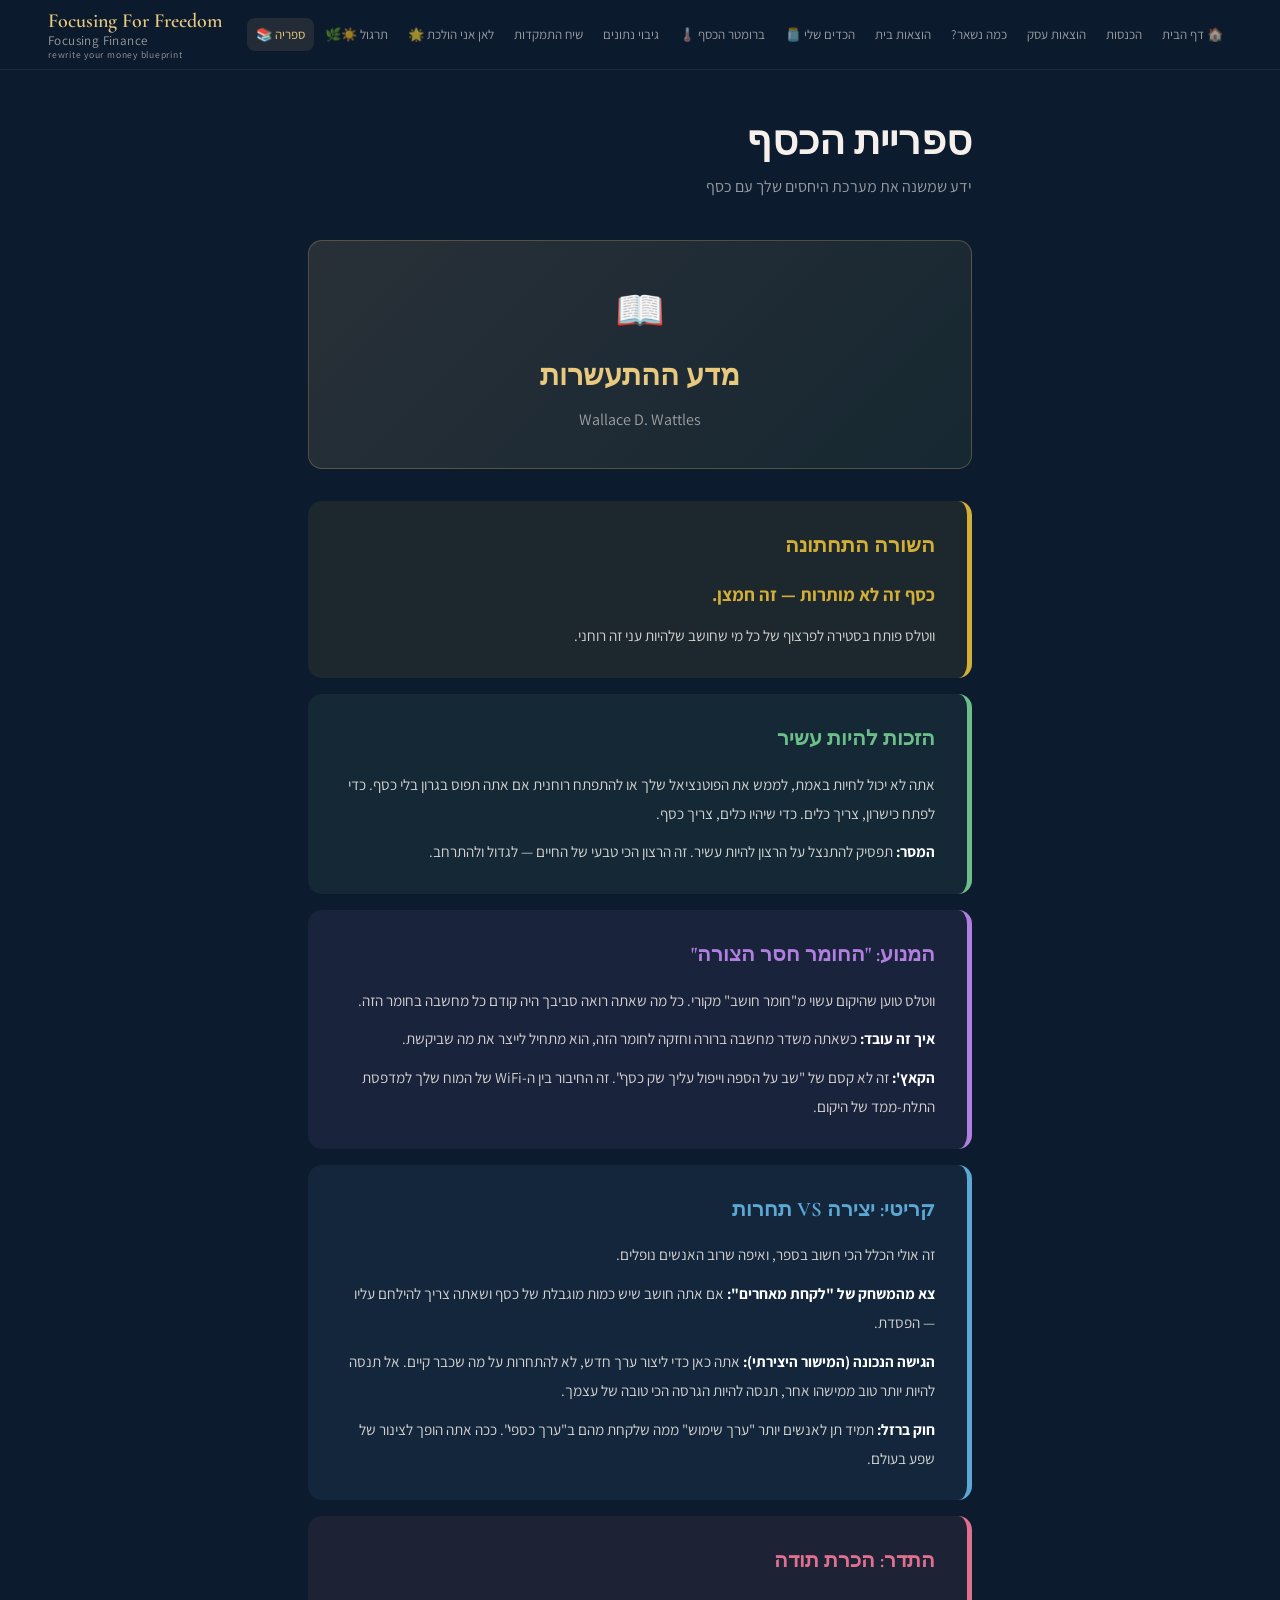
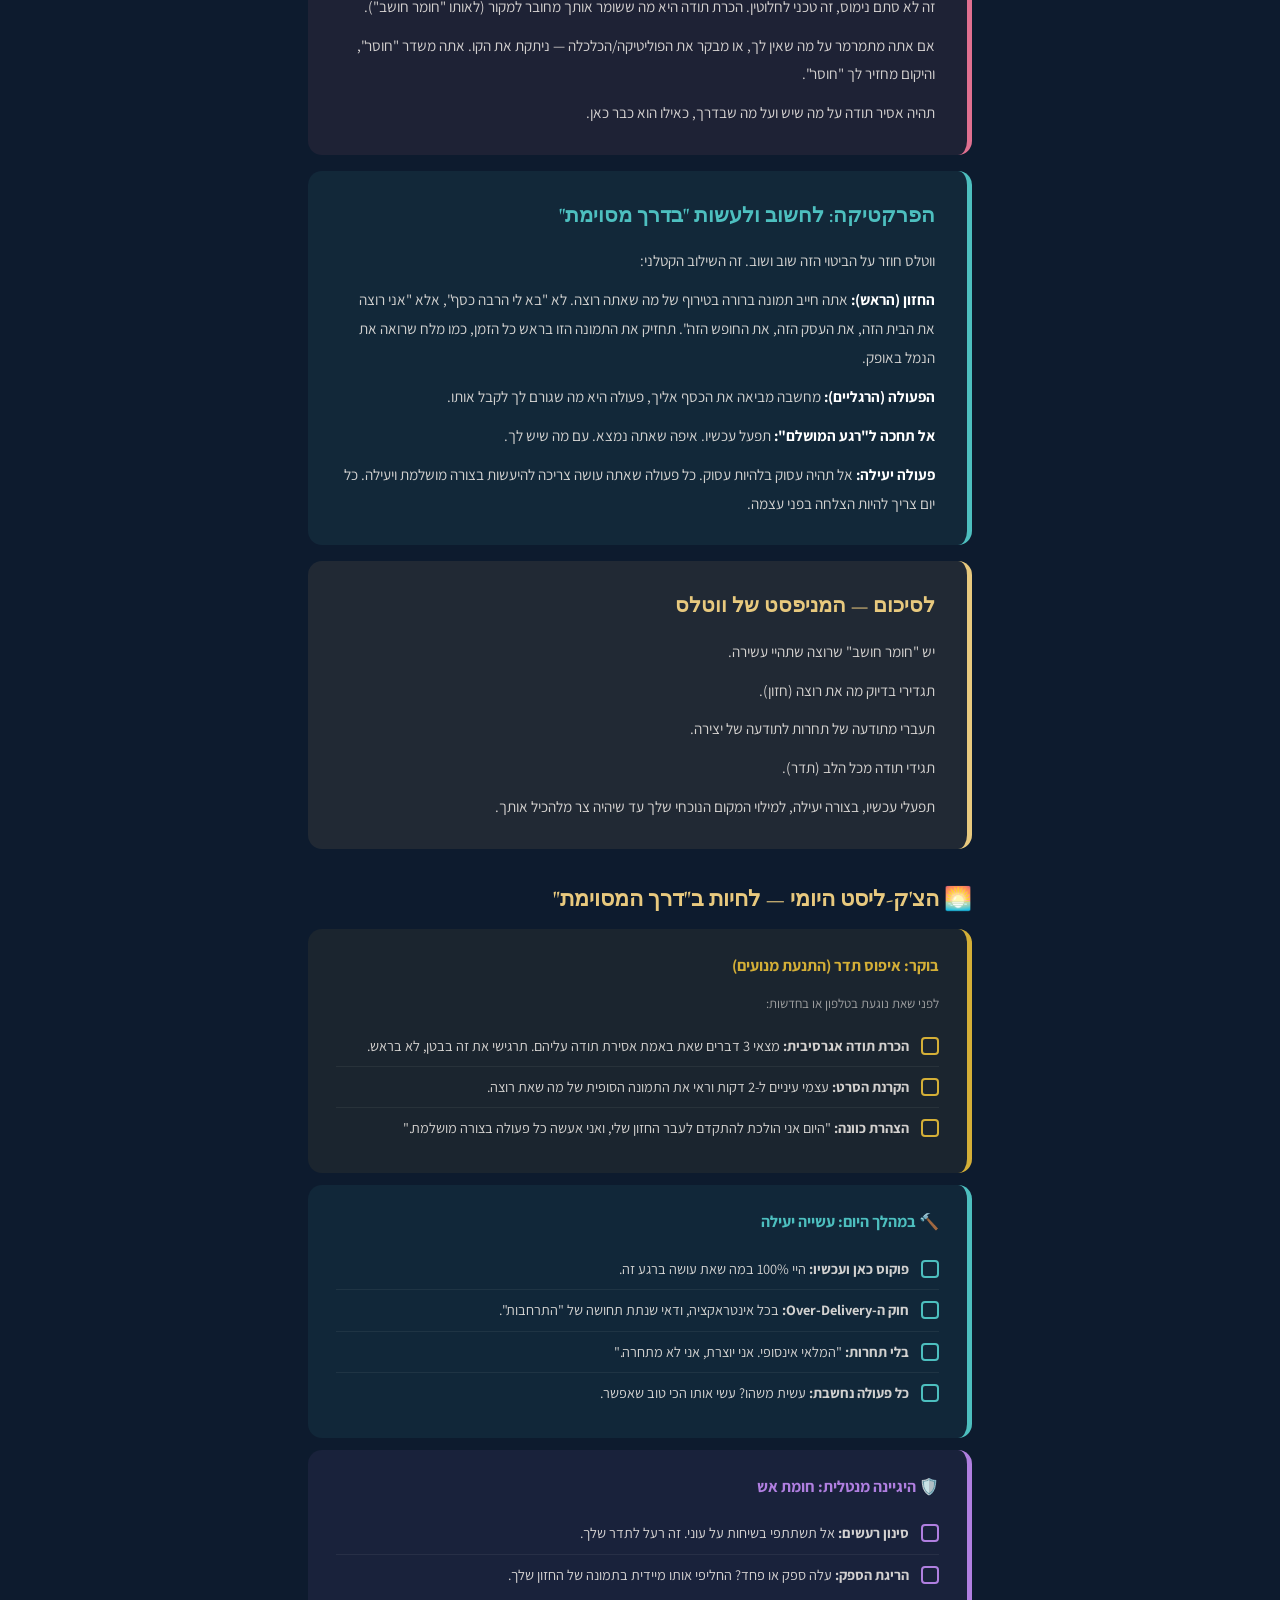
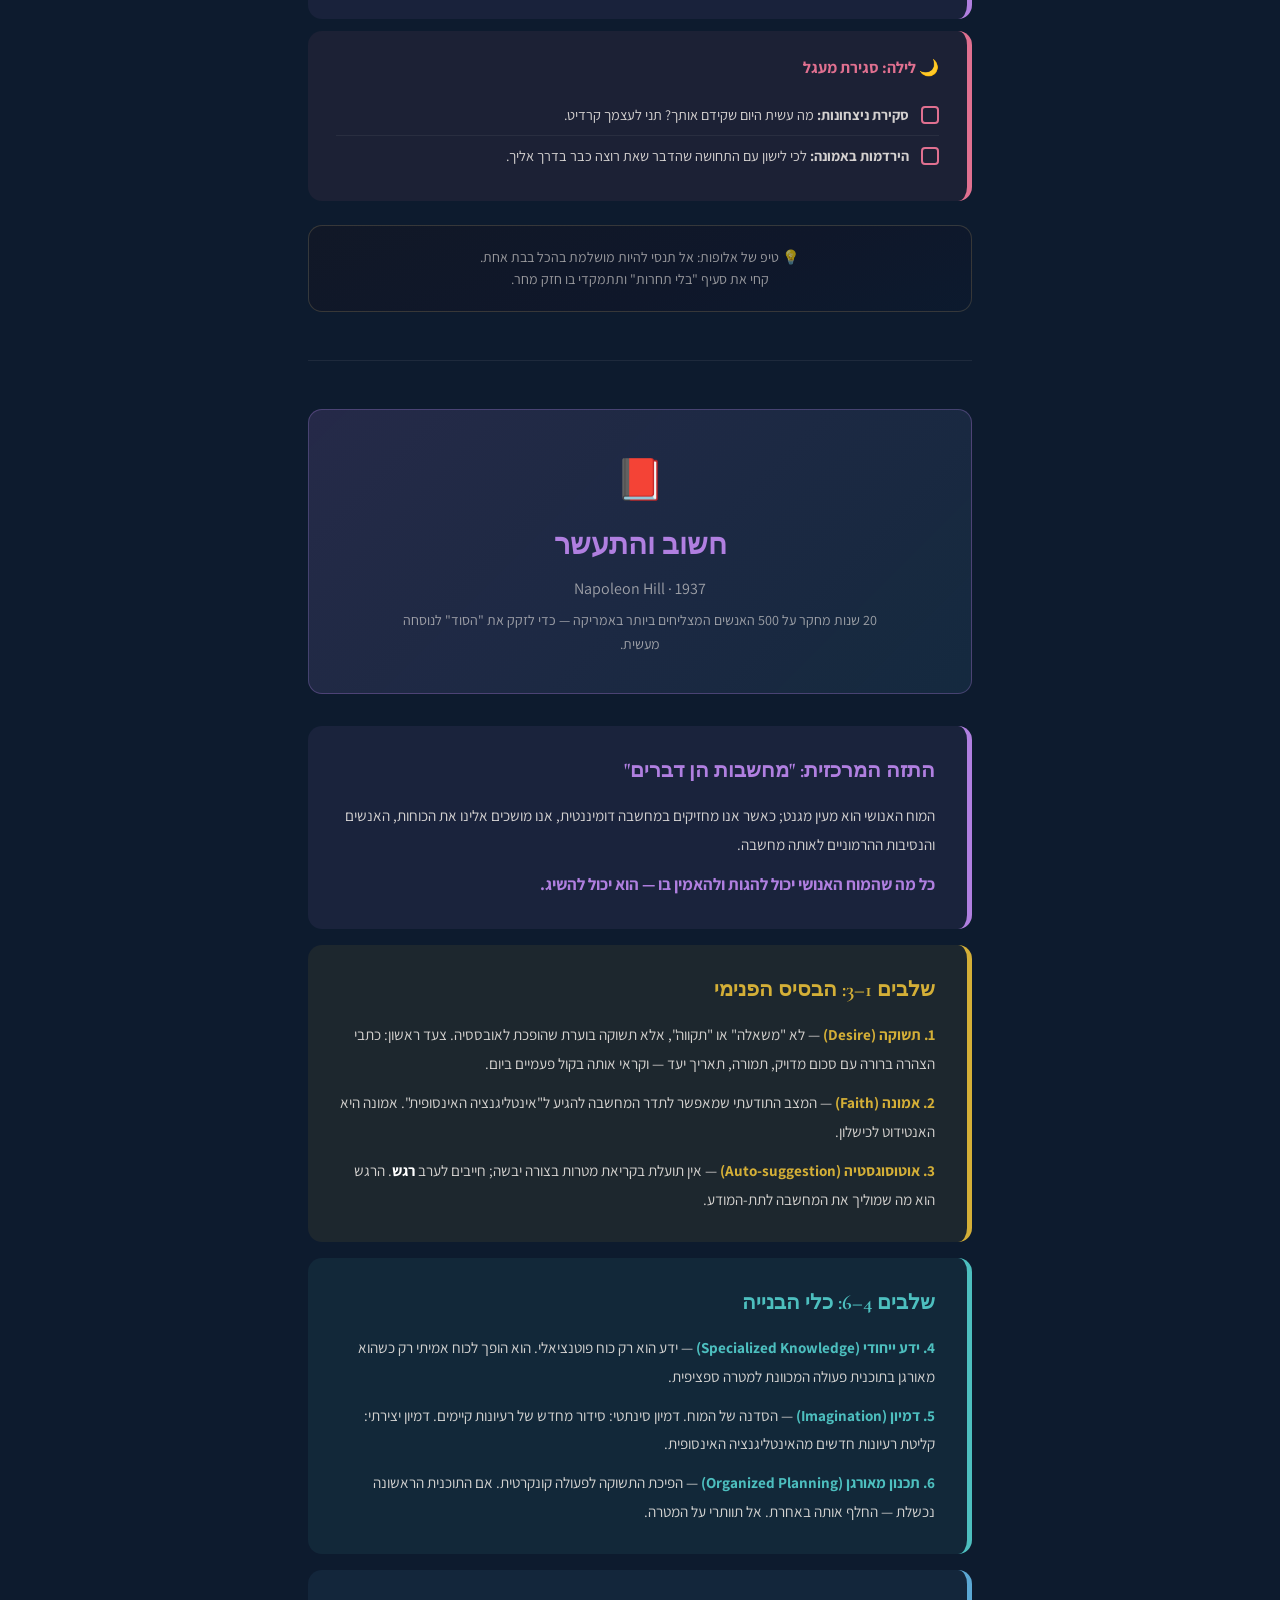
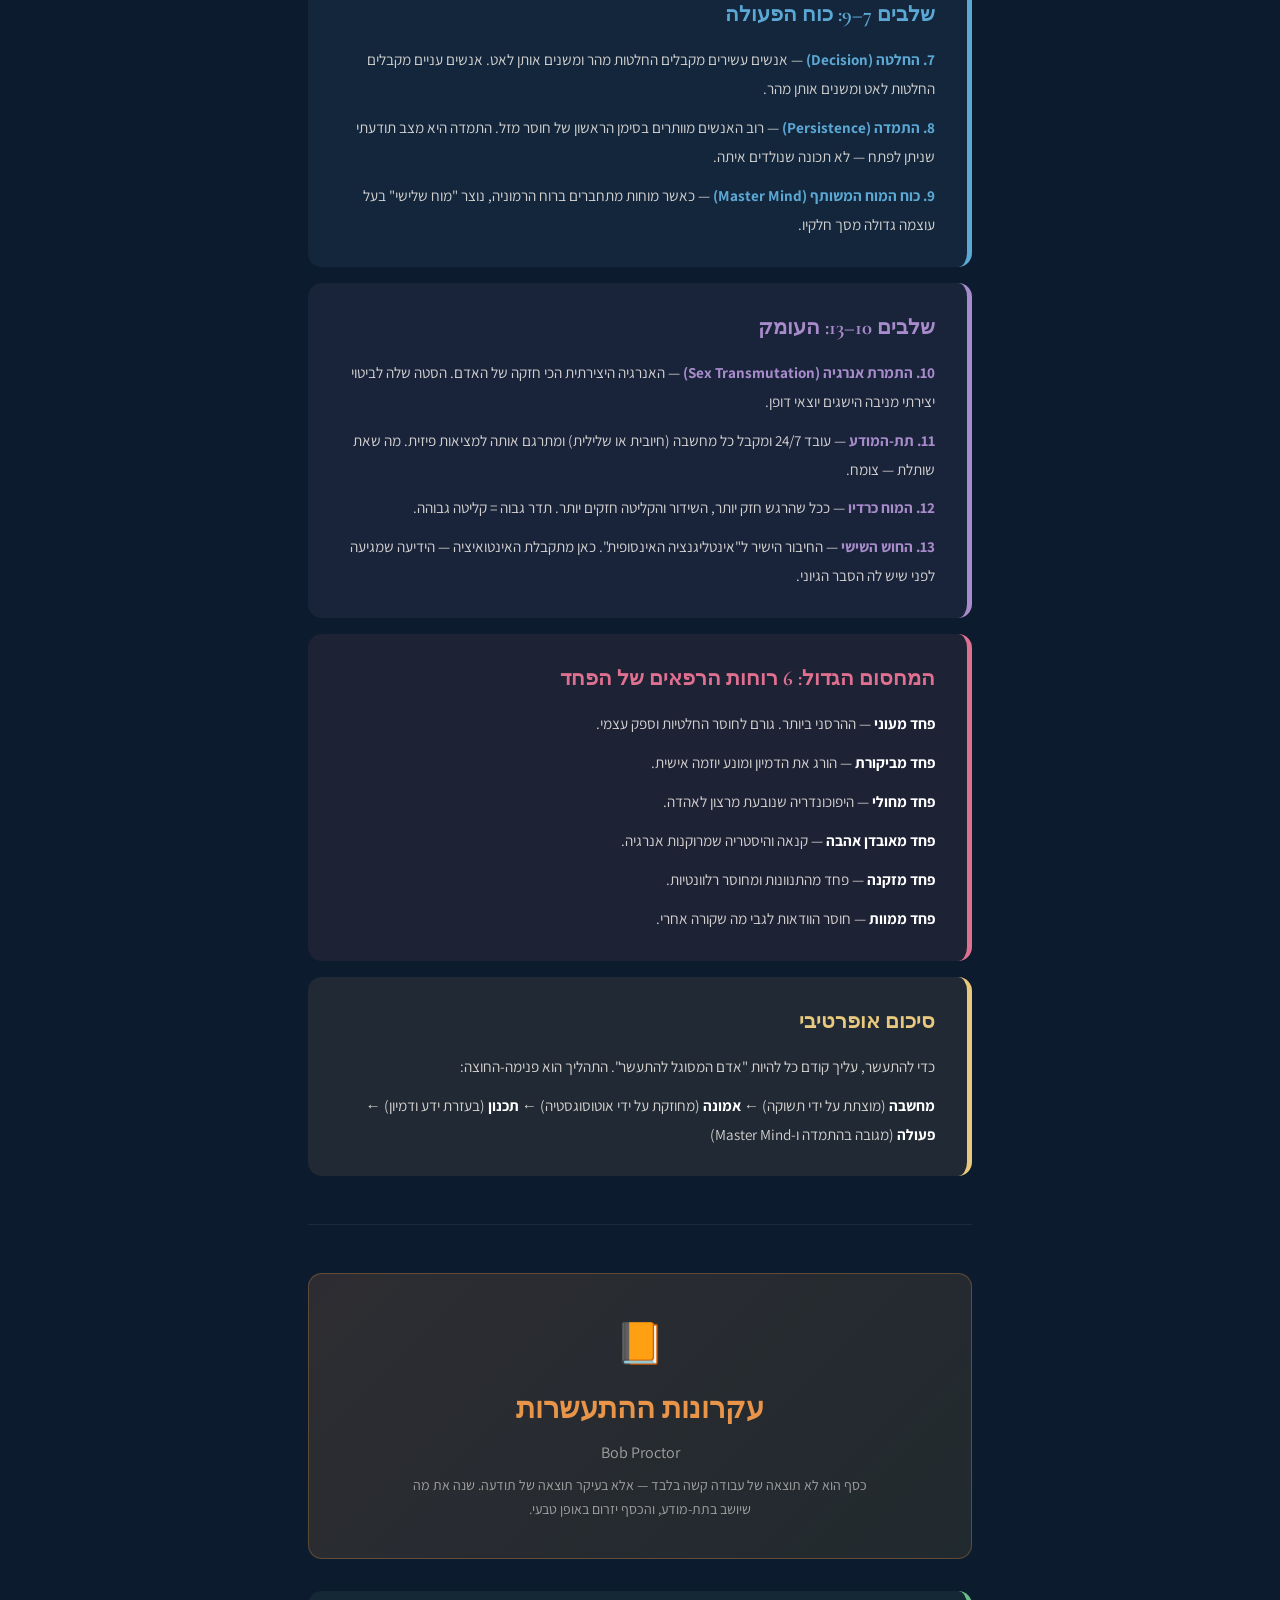
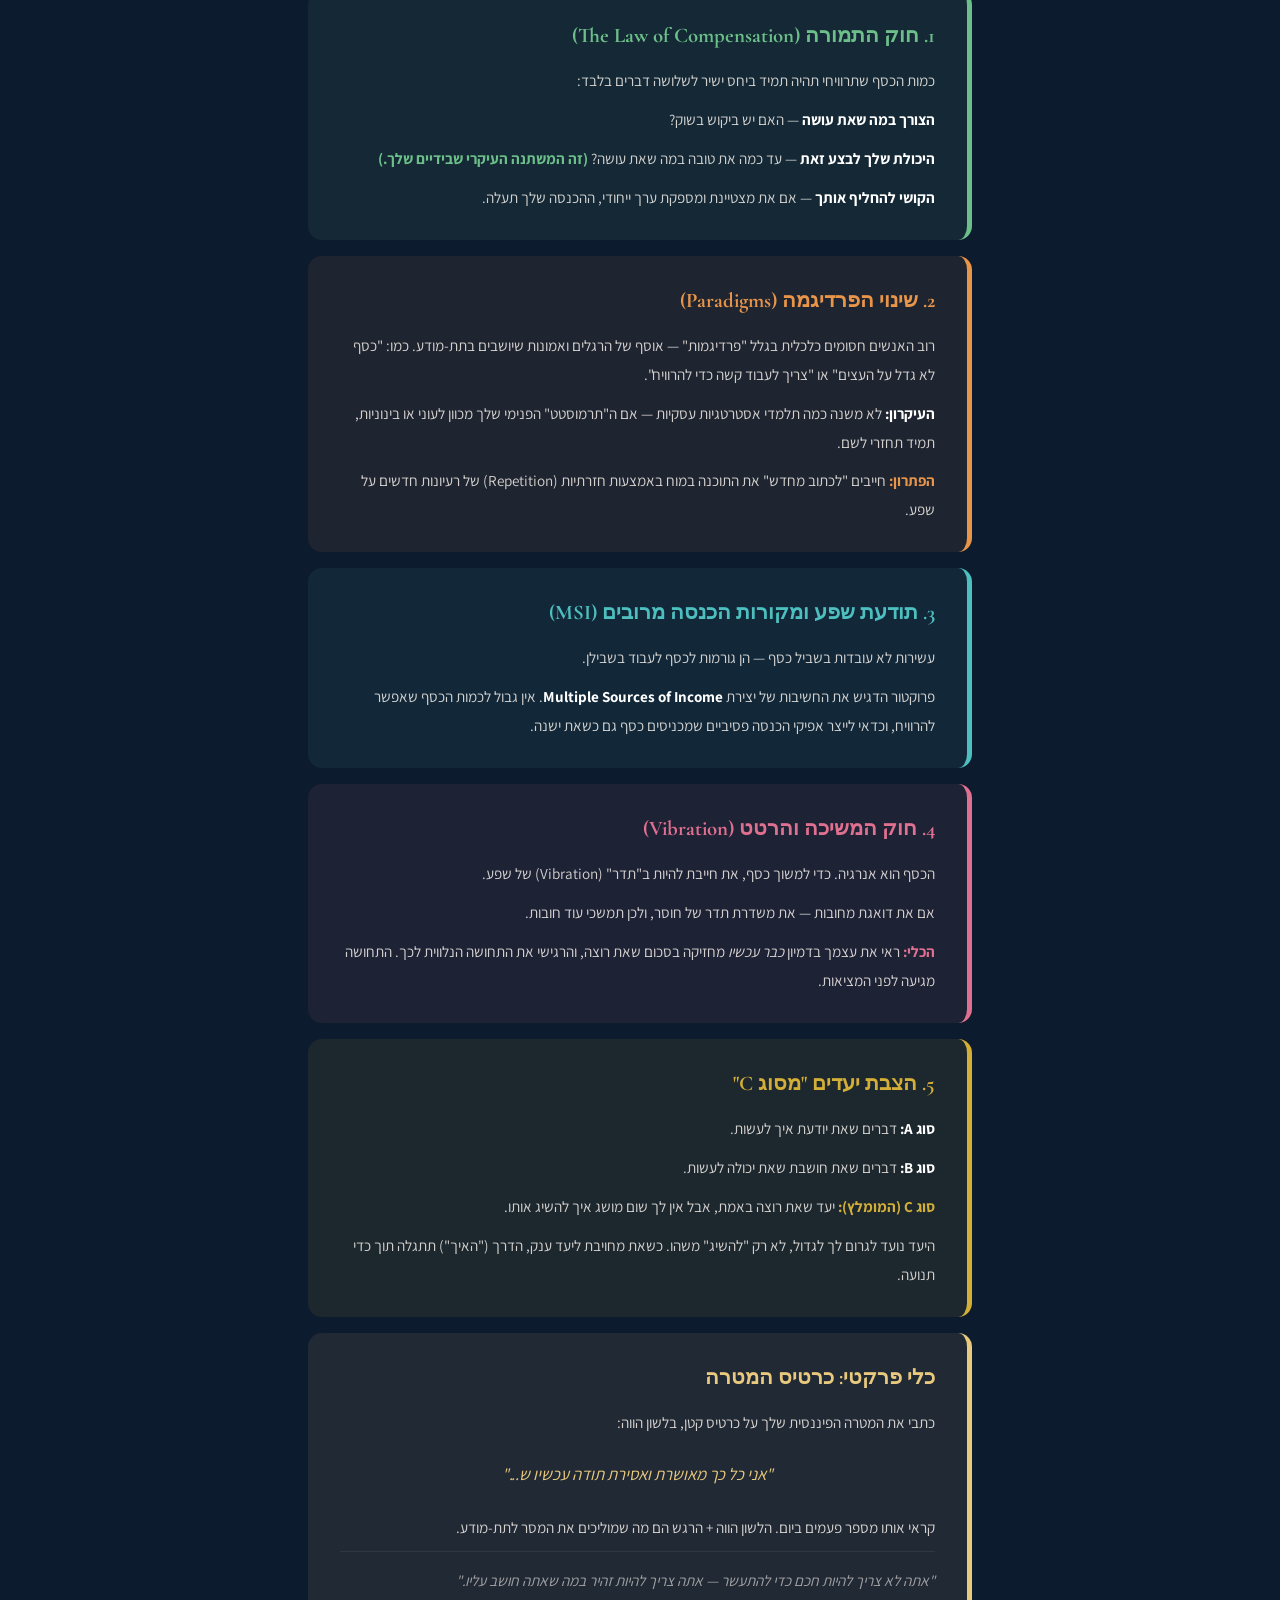
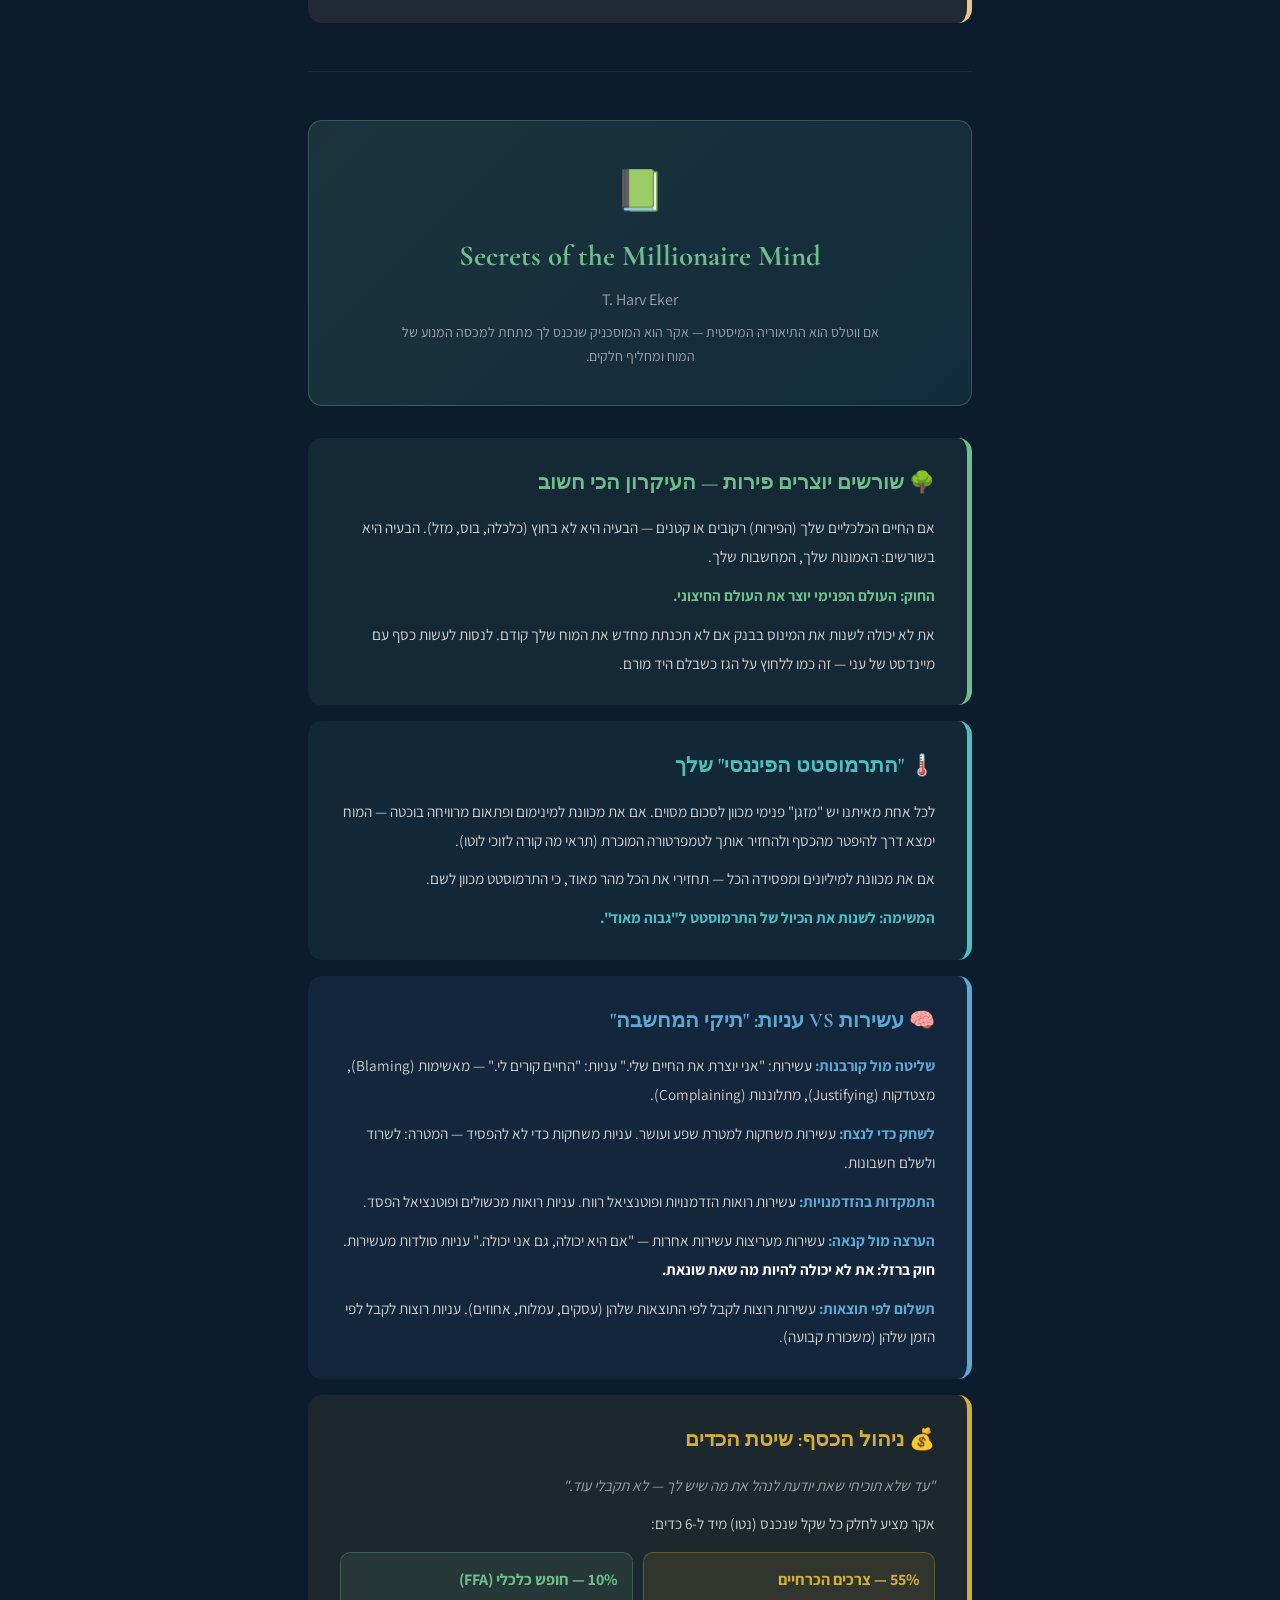
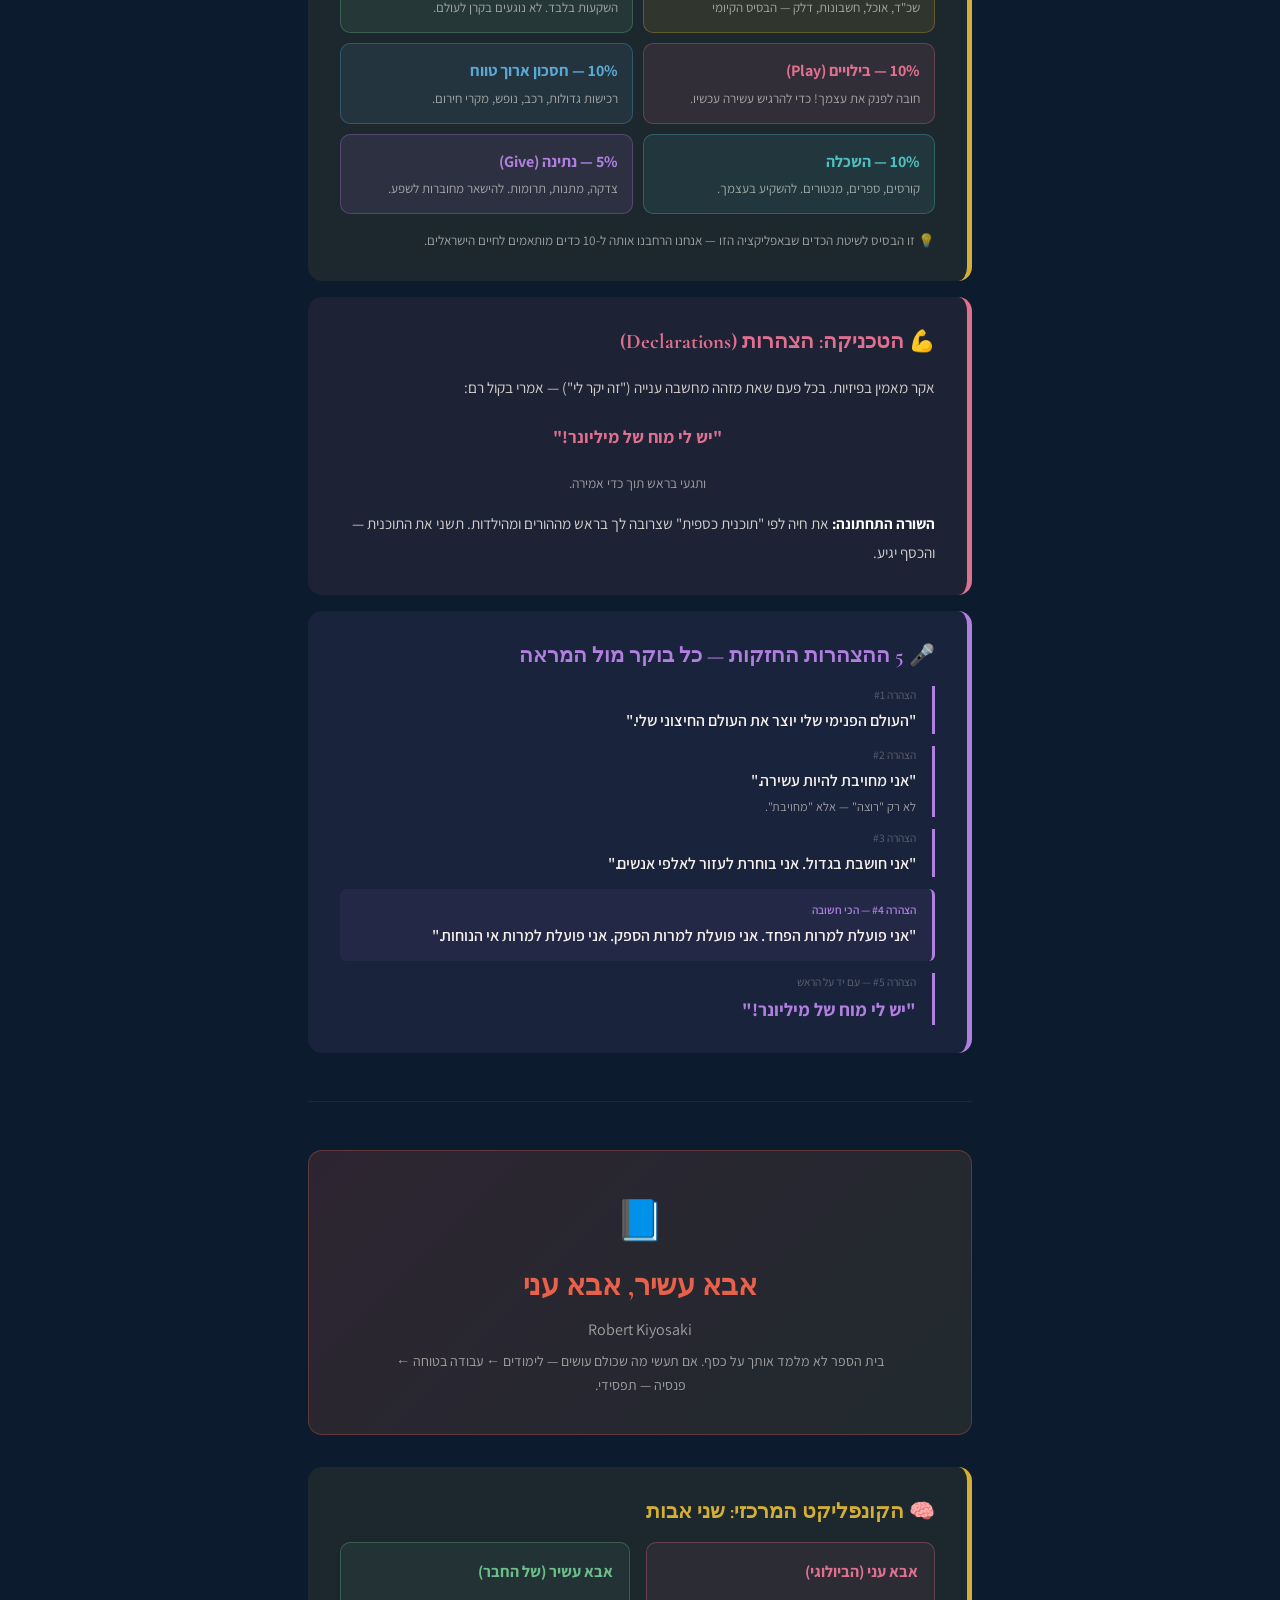
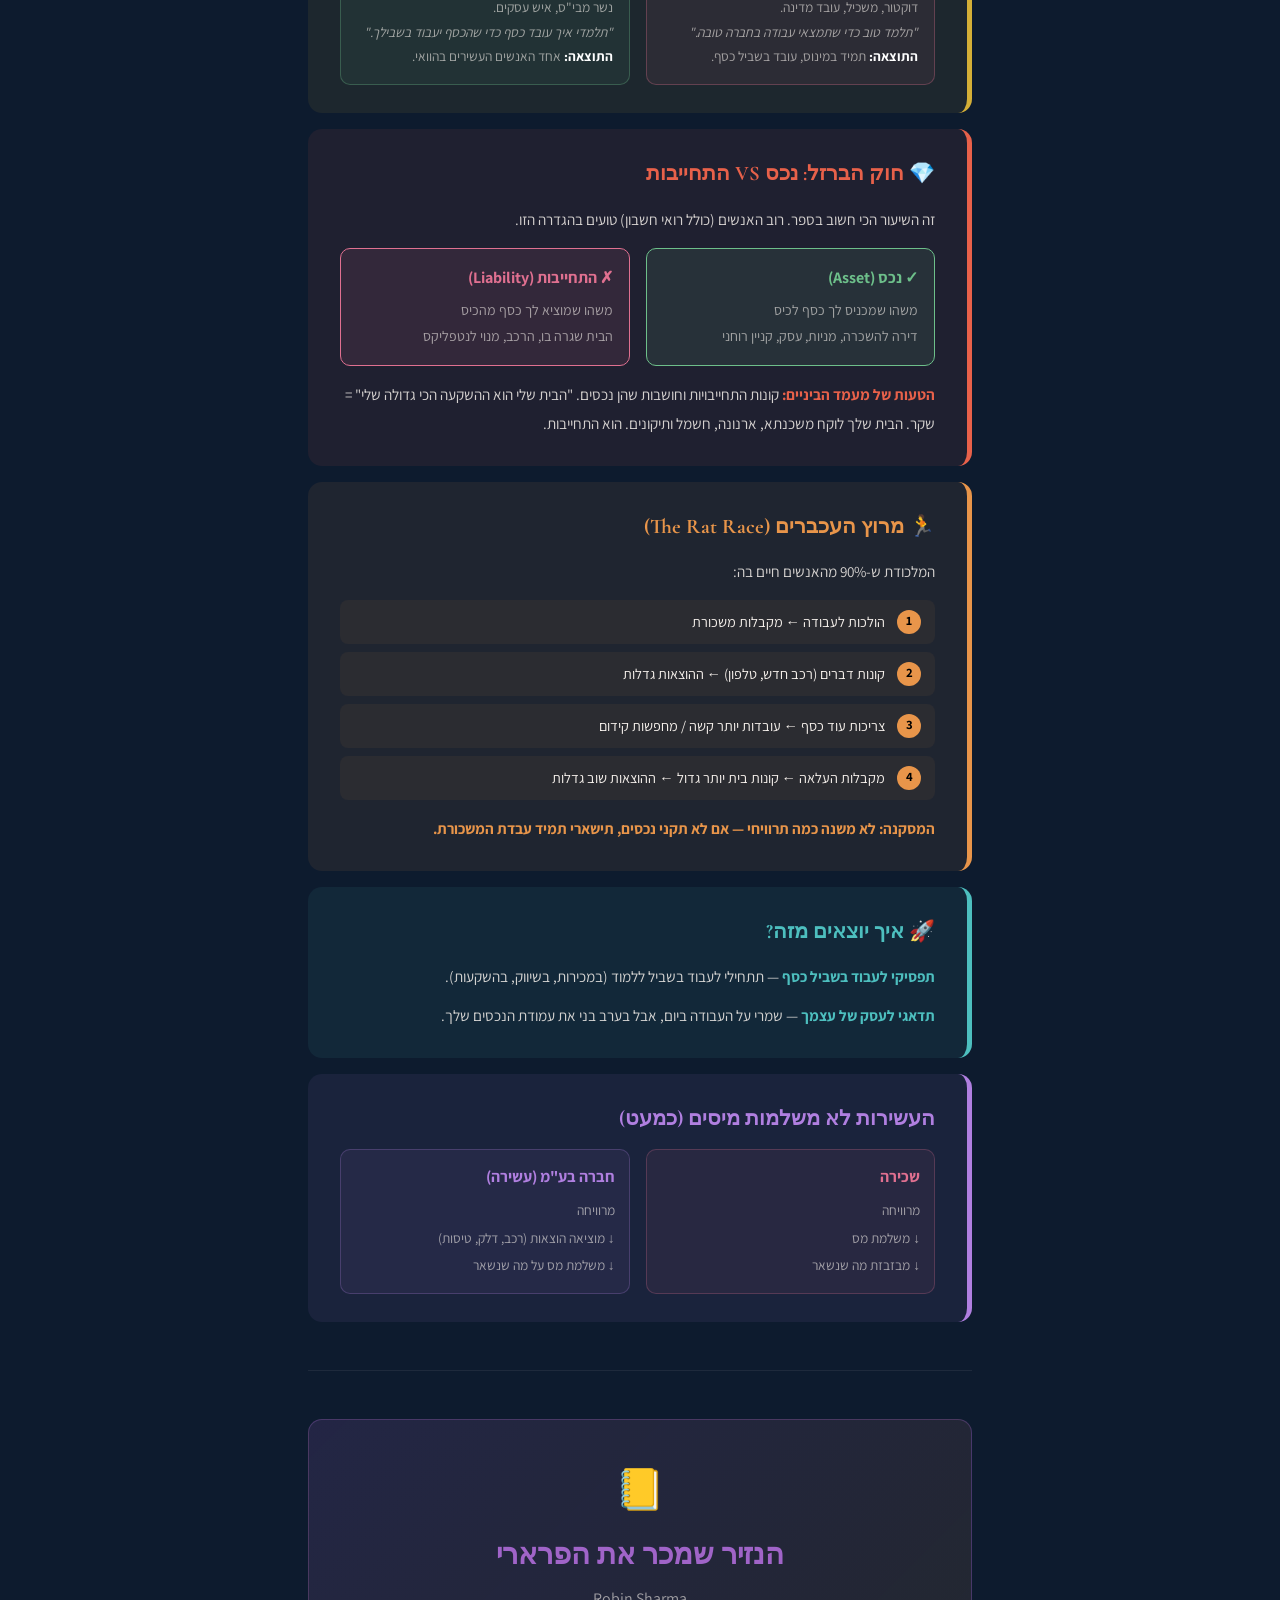
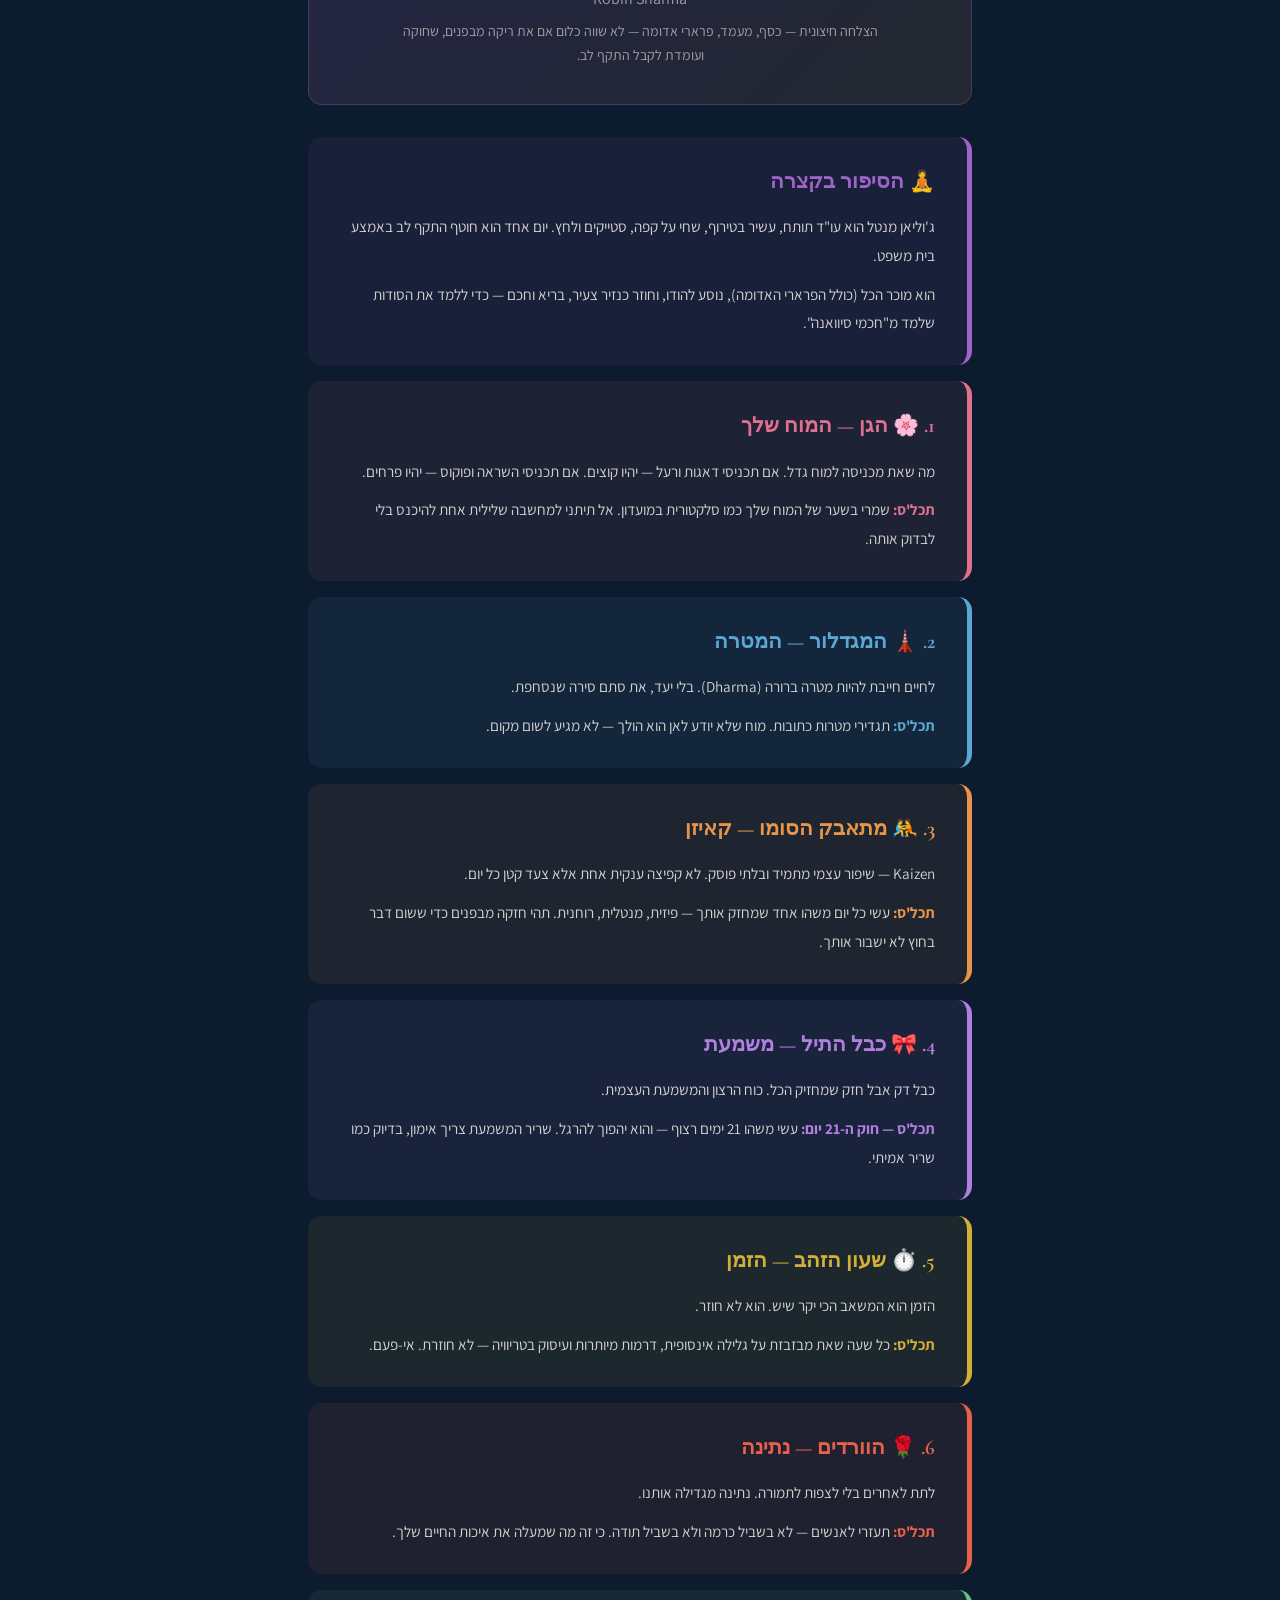
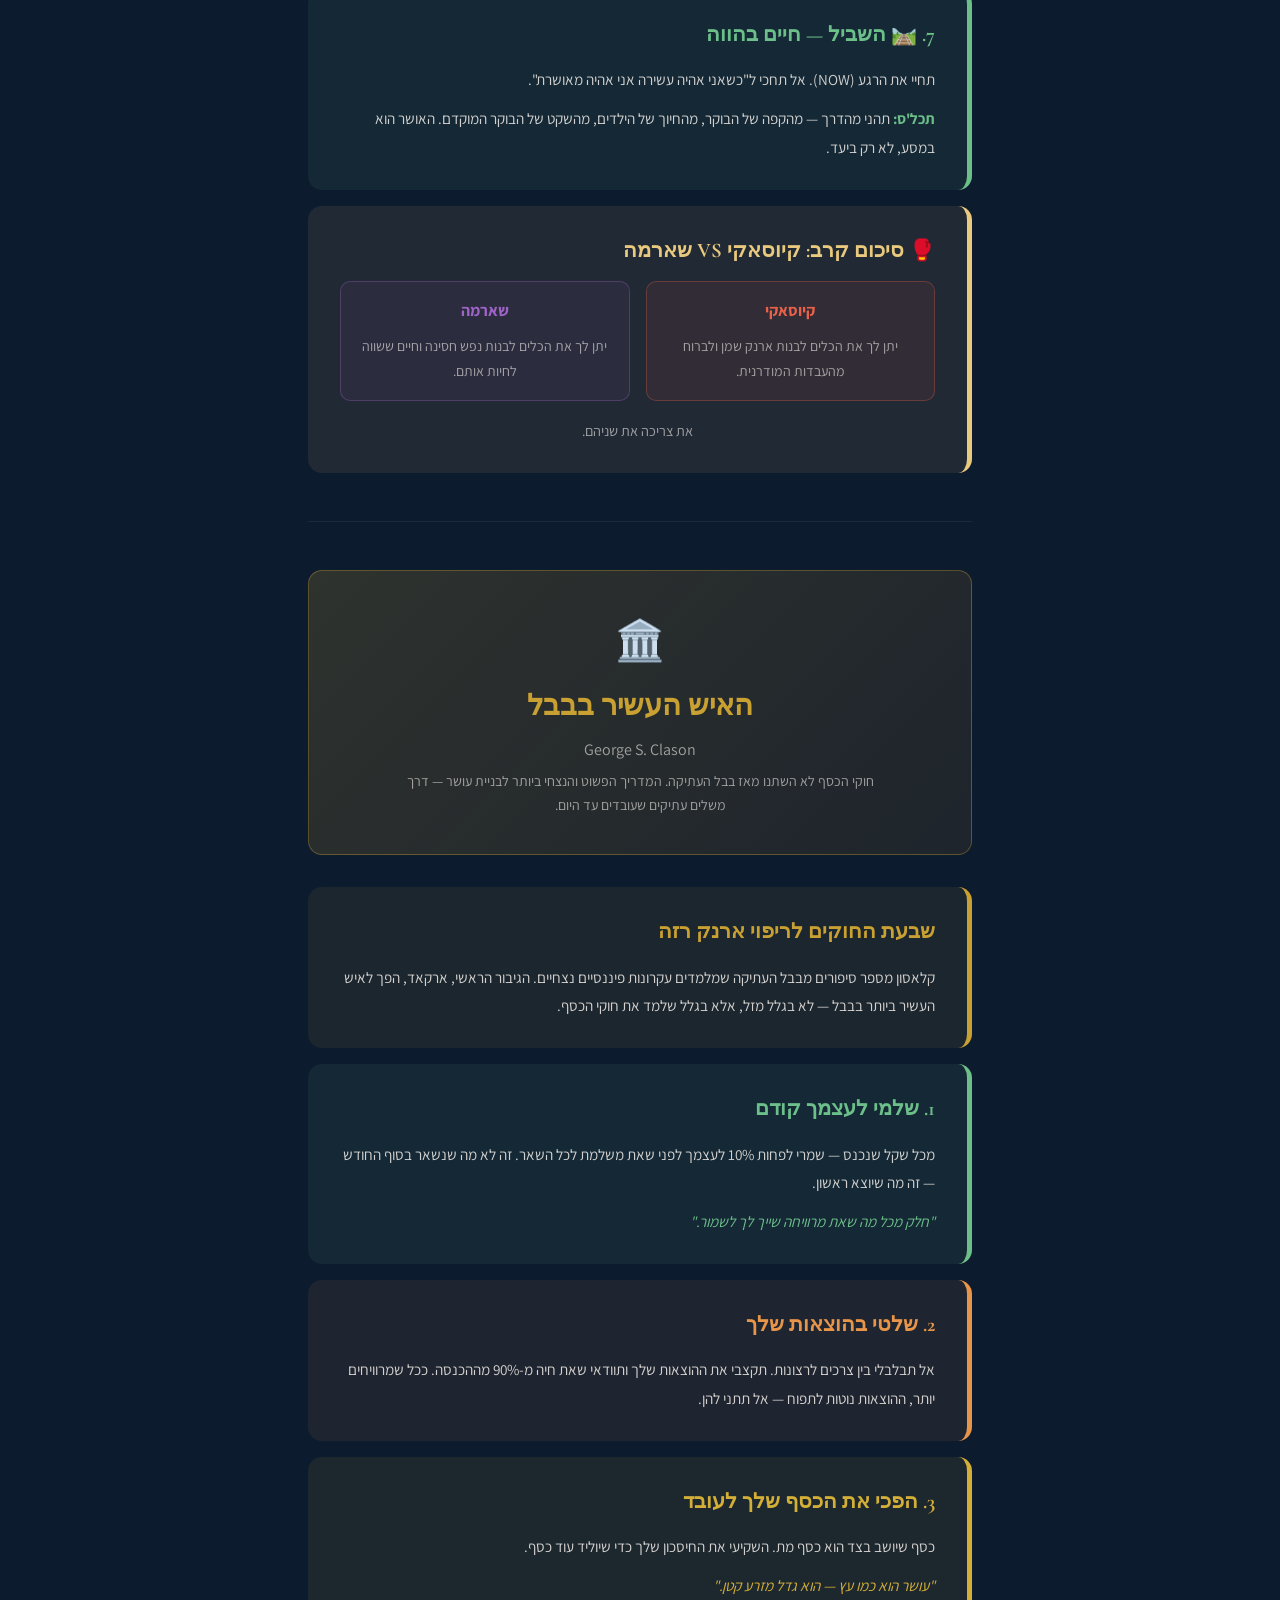
<file: books.html>
<!DOCTYPE html>
<html lang="he" dir="rtl">
<head>
  <meta charset="UTF-8">
  <meta name="viewport" content="width=device-width, initial-scale=1.0">
  <title>ספריית כסף — Focusing Finance</title>
  <link rel="stylesheet" href="styles.css">
  <script src="app.js"></script>
  <style>
    .book-section {
      border-radius: var(--radius);
      padding: 28px 32px;
      margin-bottom: 16px;
      border-right: 5px solid;
    }
    .book-section-title {
      font-family: 'Cormorant Garamond', serif;
      font-size: 1.3rem;
      font-weight: 700;
      margin-bottom: 14px;
    }
    .book-section p {
      font-size: 0.95rem;
      line-height: 1.9;
      color: rgba(245,240,235,0.85);
      margin: 0 0 10px;
    }
    .book-section p:last-child { margin-bottom: 0; }
    .book-section strong { color: #fff; }

    .checklist-section {
      border-radius: var(--radius);
      padding: 24px 28px;
      margin-bottom: 12px;
      border-right: 5px solid;
    }
    .checklist-title {
      font-size: 1rem;
      font-weight: 700;
      margin-bottom: 14px;
    }
    .checklist-item {
      display: flex;
      align-items: flex-start;
      gap: 12px;
      padding: 8px 0;
      font-size: 0.9rem;
      line-height: 1.7;
      color: rgba(245,240,235,0.85);
      border-bottom: 1px solid rgba(245,240,235,0.06);
    }
    .checklist-item:last-child { border-bottom: none; }
    .checklist-box {
      width: 18px; height: 18px;
      border-radius: 4px;
      border: 2px solid;
      flex-shrink: 0;
      margin-top: 3px;
    }

    .book-header-card {
      border-radius: var(--radius);
      padding: 36px 32px;
      margin-bottom: 32px;
      text-align: center;
      background: linear-gradient(135deg, rgba(201,169,110,0.15) 0%, rgba(107,155,90,0.1) 100%);
      border: 1px solid rgba(201,169,110,0.3);
    }
  </style>
</head>
<body>

<nav id="navbar"></nav>

<main class="main">
  <div class="container-sm">

    <div class="page-header">
      <h1 class="page-title">ספריית הכסף</h1>
      <p class="page-subtitle">ידע שמשנה את מערכת היחסים שלך עם כסף</p>
    </div>

    <!-- Book 1 -->
    <div class="book-header-card">
      <div style="font-size:2.5rem; margin-bottom:12px;">📖</div>
      <div style="font-family:'Cormorant Garamond',serif; font-size:1.8rem; font-weight:700; color:var(--accent); margin-bottom:8px;">
        מדע ההתעשרות
      </div>
      <div style="font-size:1rem; color:var(--text-muted);">Wallace D. Wattles</div>
    </div>

    <!-- Section 1 - amber -->
    <div class="book-section" style="background:rgba(212,175,55,0.08); border-color:#D4AF37;">
      <div class="book-section-title" style="color:#D4AF37;">השורה התחתונה</div>
      <p style="font-size:1.15rem; font-weight:700; color:#D4AF37;">כסף זה לא מותרות — זה חמצן.</p>
      <p>ווטלס פותח בסטירה לפרצוף של כל מי שחושב שלהיות עני זה רוחני.</p>
    </div>

    <!-- Section 2 - green -->
    <div class="book-section" style="background:rgba(109,191,138,0.08); border-color:#6DBF8A;">
      <div class="book-section-title" style="color:#6DBF8A;">הזכות להיות עשיר</div>
      <p>אתה לא יכול לחיות באמת, לממש את הפוטנציאל שלך או להתפתח רוחנית אם אתה תפוס בגרון בלי כסף. כדי לפתח כישרון, צריך כלים. כדי שיהיו כלים, צריך כסף.</p>
      <p><strong>המסר:</strong> תפסיק להתנצל על הרצון להיות עשיר. זה הרצון הכי טבעי של החיים — לגדול ולהתרחב.</p>
    </div>

    <!-- Section 3 - purple -->
    <div class="book-section" style="background:rgba(176,127,224,0.08); border-color:#B07FE0;">
      <div class="book-section-title" style="color:#B07FE0;">המנוע: "החומר חסר הצורה"</div>
      <p>ווטלס טוען שהיקום עשוי מ"חומר חושב" מקורי. כל מה שאתה רואה סביבך היה קודם כל מחשבה בחומר הזה.</p>
      <p><strong>איך זה עובד:</strong> כשאתה משדר מחשבה ברורה וחזקה לחומר הזה, הוא מתחיל לייצר את מה שביקשת.</p>
      <p><strong>הקאץ':</strong> זה לא קסם של "שב על הספה וייפול עליך שק כסף". זה החיבור בין ה-WiFi של המוח שלך למדפסת התלת-ממד של היקום.</p>
    </div>

    <!-- Section 4 - blue -->
    <div class="book-section" style="background:rgba(91,168,212,0.08); border-color:#5BA8D4;">
      <div class="book-section-title" style="color:#5BA8D4;">קריטי: יצירה VS תחרות</div>
      <p>זה אולי הכלל הכי חשוב בספר, ואיפה שרוב האנשים נופלים.</p>
      <p><strong>צא מהמשחק של "לקחת מאחרים":</strong> אם אתה חושב שיש כמות מוגבלת של כסף ושאתה צריך להילחם עליו — הפסדת.</p>
      <p><strong>הגישה הנכונה (המישור היצירתי):</strong> אתה כאן כדי ליצור ערך חדש, לא להתחרות על מה שכבר קיים. אל תנסה להיות יותר טוב ממישהו אחר, תנסה להיות הגרסה הכי טובה של עצמך.</p>
      <p><strong>חוק ברזל:</strong> תמיד תן לאנשים יותר "ערך שימוש" ממה שלקחת מהם ב"ערך כספי". ככה אתה הופך לצינור של שפע בעולם.</p>
    </div>

    <!-- Section 5 - rose -->
    <div class="book-section" style="background:rgba(224,112,144,0.08); border-color:#E07090;">
      <div class="book-section-title" style="color:#E07090;">התדר: הכרת תודה</div>
      <p>זה לא סתם נימוס, זה טכני לחלוטין. הכרת תודה היא מה ששומר אותך מחובר למקור (לאותו "חומר חושב").</p>
      <p>אם אתה מתמרמר על מה שאין לך, או מבקר את הפוליטיקה/הכלכלה — ניתקת את הקו. אתה משדר "חוסר", והיקום מחזיר לך "חוסר".</p>
      <p>תהיה אסיר תודה על מה שיש ועל מה שבדרך, כאילו הוא כבר כאן.</p>
    </div>

    <!-- Section 6 - teal -->
    <div class="book-section" style="background:rgba(77,191,191,0.08); border-color:#4DBFBF;">
      <div class="book-section-title" style="color:#4DBFBF;">הפרקטיקה: לחשוב ולעשות "בדרך מסוימת"</div>
      <p>ווטלס חוזר על הביטוי הזה שוב ושוב. זה השילוב הקטלני:</p>
      <p><strong>החזון (הראש):</strong> אתה חייב תמונה ברורה בטירוף של מה שאתה רוצה. לא "בא לי הרבה כסף", אלא "אני רוצה את הבית הזה, את העסק הזה, את החופש הזה". תחזיק את התמונה הזו בראש כל הזמן, כמו מלח שרואה את הנמל באופק.</p>
      <p><strong>הפעולה (הרגליים):</strong> מחשבה מביאה את הכסף אליך, פעולה היא מה שגורם לך לקבל אותו.</p>
      <p><strong>אל תחכה ל"רגע המושלם":</strong> תפעל עכשיו. איפה שאתה נמצא. עם מה שיש לך.</p>
      <p><strong>פעולה יעילה:</strong> אל תהיה עסוק בלהיות עסוק. כל פעולה שאתה עושה צריכה להיעשות בצורה מושלמת ויעילה. כל יום צריך להיות הצלחה בפני עצמה.</p>
    </div>

    <!-- Summary - gold -->
    <div class="book-section" style="background:rgba(201,169,110,0.1); border-color:var(--accent);">
      <div class="book-section-title" style="color:var(--accent);">לסיכום — המניפסט של ווטלס</div>
      <p>יש "חומר חושב" שרוצה שתהיי עשירה.</p>
      <p>תגדירי בדיוק מה את רוצה (חזון).</p>
      <p>תעברי מתודעה של תחרות לתודעה של יצירה.</p>
      <p>תגידי תודה מכל הלב (תדר).</p>
      <p>תפעלי עכשיו, בצורה יעילה, למילוי המקום הנוכחי שלך עד שיהיה צר מלהכיל אותך.</p>
    </div>

    <!-- Checklist -->
    <div style="margin-top:32px; margin-bottom:12px;">
      <div style="font-family:'Cormorant Garamond',serif; font-size:1.4rem; font-weight:700; color:var(--accent);">
        🌅 הצ'ק-ליסט היומי — לחיות ב"דרך המסוימת"
      </div>
    </div>

    <div class="checklist-section" style="background:rgba(212,175,55,0.07); border-color:#D4AF37;">
      <div class="checklist-title" style="color:#D4AF37;">בוקר: איפוס תדר (התנעת מנועים)</div>
      <div style="font-size:0.82rem; color:var(--text-muted); margin-bottom:12px;">לפני שאת נוגעת בטלפון או בחדשות:</div>
      <div class="checklist-item">
        <div class="checklist-box" style="border-color:#D4AF37;"></div>
        <span><strong>הכרת תודה אגרסיבית:</strong> מצאי 3 דברים שאת באמת אסירת תודה עליהם. תרגישי את זה בבטן, לא בראש.</span>
      </div>
      <div class="checklist-item">
        <div class="checklist-box" style="border-color:#D4AF37;"></div>
        <span><strong>הקרנת הסרט:</strong> עצמי עיניים ל-2 דקות וראי את התמונה הסופית של מה שאת רוצה.</span>
      </div>
      <div class="checklist-item">
        <div class="checklist-box" style="border-color:#D4AF37;"></div>
        <span><strong>הצהרת כוונה:</strong> "היום אני הולכת להתקדם לעבר החזון שלי, ואני אעשה כל פעולה בצורה מושלמת."</span>
      </div>
    </div>

    <div class="checklist-section" style="background:rgba(77,191,191,0.07); border-color:#4DBFBF;">
      <div class="checklist-title" style="color:#4DBFBF;">🔨 במהלך היום: עשייה יעילה</div>
      <div class="checklist-item">
        <div class="checklist-box" style="border-color:#4DBFBF;"></div>
        <span><strong>פוקוס כאן ועכשיו:</strong> היי 100% במה שאת עושה ברגע זה.</span>
      </div>
      <div class="checklist-item">
        <div class="checklist-box" style="border-color:#4DBFBF;"></div>
        <span><strong>חוק ה-Over-Delivery:</strong> בכל אינטראקציה, ודאי שנתת תחושה של "התרחבות".</span>
      </div>
      <div class="checklist-item">
        <div class="checklist-box" style="border-color:#4DBFBF;"></div>
        <span><strong>בלי תחרות:</strong> "המלאי אינסופי. אני יוצרת, אני לא מתחרה."</span>
      </div>
      <div class="checklist-item">
        <div class="checklist-box" style="border-color:#4DBFBF;"></div>
        <span><strong>כל פעולה נחשבת:</strong> עשית משהו? עשי אותו הכי טוב שאפשר.</span>
      </div>
    </div>

    <div class="checklist-section" style="background:rgba(176,127,224,0.07); border-color:#B07FE0;">
      <div class="checklist-title" style="color:#B07FE0;">🛡️ היגיינה מנטלית: חומת אש</div>
      <div class="checklist-item">
        <div class="checklist-box" style="border-color:#B07FE0;"></div>
        <span><strong>סינון רעשים:</strong> אל תשתתפי בשיחות על עוני. זה רעל לתדר שלך.</span>
      </div>
      <div class="checklist-item">
        <div class="checklist-box" style="border-color:#B07FE0;"></div>
        <span><strong>הריגת הספק:</strong> עלה ספק או פחד? החליפי אותו מיידית בתמונה של החזון שלך.</span>
      </div>
    </div>

    <div class="checklist-section" style="background:rgba(224,112,144,0.07); border-color:#E07090;">
      <div class="checklist-title" style="color:#E07090;">🌙 לילה: סגירת מעגל</div>
      <div class="checklist-item">
        <div class="checklist-box" style="border-color:#E07090;"></div>
        <span><strong>סקירת ניצחונות:</strong> מה עשית היום שקידם אותך? תני לעצמך קרדיט.</span>
      </div>
      <div class="checklist-item">
        <div class="checklist-box" style="border-color:#E07090;"></div>
        <span><strong>הירדמות באמונה:</strong> לכי לישון עם התחושה שהדבר שאת רוצה כבר בדרך אליך.</span>
      </div>
    </div>

    <div class="card mt-24" style="border-color:var(--border-accent); text-align:center; padding:20px;">
      <div style="font-size:0.88rem; color:var(--text-muted);">💡 טיפ של אלופות: אל תנסי להיות מושלמת בהכל בבת אחת.<br/>קחי את סעיף "בלי תחרות" ותתמקדי בו חזק מחר.</div>
    </div>

    <!-- DIVIDER -->
    <div style="border-top:1px solid var(--border); margin:48px 0;"></div>

    <!-- Book 2 -->
    <div class="book-header-card" style="background:linear-gradient(135deg, rgba(176,127,224,0.15) 0%, rgba(91,168,212,0.1) 100%); border-color:rgba(176,127,224,0.3);">
      <div style="font-size:2.5rem; margin-bottom:12px;">📕</div>
      <div style="font-family:'Cormorant Garamond',serif; font-size:1.8rem; font-weight:700; color:#B07FE0; margin-bottom:8px;">
        חשוב והתעשר
      </div>
      <div style="font-size:1rem; color:var(--text-muted); margin-bottom:8px;">Napoleon Hill · 1937</div>
      <div style="font-size:0.88rem; color:var(--text-muted); max-width:480px; margin:0 auto; line-height:1.7;">
        20 שנות מחקר על 500 האנשים המצליחים ביותר באמריקה — כדי לזקק את "הסוד" לנוסחה מעשית.
      </div>
    </div>

    <!-- Thesis -->
    <div class="book-section" style="background:rgba(176,127,224,0.08); border-color:#B07FE0;">
      <div class="book-section-title" style="color:#B07FE0;">התזה המרכזית: "מחשבות הן דברים"</div>
      <p>המוח האנושי הוא מעין מגנט; כאשר אנו מחזיקים במחשבה דומיננטית, אנו מושכים אלינו את הכוחות, האנשים והנסיבות ההרמוניים לאותה מחשבה.</p>
      <p style="font-size:1.05rem; font-weight:700; color:#B07FE0;">כל מה שהמוח האנושי יכול להגות ולהאמין בו — הוא יכול להשיג.</p>
    </div>

    <!-- Steps 1-3 -->
    <div class="book-section" style="background:rgba(212,175,55,0.08); border-color:#D4AF37;">
      <div class="book-section-title" style="color:#D4AF37;">שלבים 1–3: הבסיס הפנימי</div>
      <p><strong style="color:#D4AF37;">1. תשוקה (Desire)</strong> — לא "משאלה" או "תקווה", אלא תשוקה בוערת שהופכת לאובססיה. צעד ראשון: כתבי הצהרה ברורה עם סכום מדויק, תמורה, תאריך יעד — וקראי אותה בקול פעמיים ביום.</p>
      <p><strong style="color:#D4AF37;">2. אמונה (Faith)</strong> — המצב התודעתי שמאפשר לתדר המחשבה להגיע ל"אינטליגנציה האינסופית". אמונה היא האנטידוט לכישלון.</p>
      <p><strong style="color:#D4AF37;">3. אוטוסוגסטיה (Auto-suggestion)</strong> — אין תועלת בקריאת מטרות בצורה יבשה; חייבים לערב <strong>רגש</strong>. הרגש הוא מה שמוליך את המחשבה לתת-המודע.</p>
    </div>

    <!-- Steps 4-6 -->
    <div class="book-section" style="background:rgba(77,191,191,0.08); border-color:#4DBFBF;">
      <div class="book-section-title" style="color:#4DBFBF;">שלבים 4–6: כלי הבנייה</div>
      <p><strong style="color:#4DBFBF;">4. ידע ייחודי (Specialized Knowledge)</strong> — ידע הוא רק כוח פוטנציאלי. הוא הופך לכוח אמיתי רק כשהוא מאורגן בתוכנית פעולה המכוונת למטרה ספציפית.</p>
      <p><strong style="color:#4DBFBF;">5. דמיון (Imagination)</strong> — הסדנה של המוח. דמיון סינתטי: סידור מחדש של רעיונות קיימים. דמיון יצירתי: קליטת רעיונות חדשים מהאינטליגנציה האינסופית.</p>
      <p><strong style="color:#4DBFBF;">6. תכנון מאורגן (Organized Planning)</strong> — הפיכת התשוקה לפעולה קונקרטית. אם התוכנית הראשונה נכשלת — החלף אותה באחרת. אל תוותרי על המטרה.</p>
    </div>

    <!-- Steps 7-9 -->
    <div class="book-section" style="background:rgba(91,168,212,0.08); border-color:#5BA8D4;">
      <div class="book-section-title" style="color:#5BA8D4;">שלבים 7–9: כוח הפעולה</div>
      <p><strong style="color:#5BA8D4;">7. החלטה (Decision)</strong> — אנשים עשירים מקבלים החלטות מהר ומשנים אותן לאט. אנשים עניים מקבלים החלטות לאט ומשנים אותן מהר.</p>
      <p><strong style="color:#5BA8D4;">8. התמדה (Persistence)</strong> — רוב האנשים מוותרים בסימן הראשון של חוסר מזל. התמדה היא מצב תודעתי שניתן לפתח — לא תכונה שנולדים איתה.</p>
      <p><strong style="color:#5BA8D4;">9. כוח המוח המשותף (Master Mind)</strong> — כאשר מוחות מתחברים ברוח הרמוניה, נוצר "מוח שלישי" בעל עוצמה גדולה מסך חלקיו.</p>
    </div>

    <!-- Steps 10-13 -->
    <div class="book-section" style="background:rgba(167,139,202,0.08); border-color:#A78BCA;">
      <div class="book-section-title" style="color:#A78BCA;">שלבים 10–13: העומק</div>
      <p><strong style="color:#A78BCA;">10. התמרת אנרגיה (Sex Transmutation)</strong> — האנרגיה היצירתית הכי חזקה של האדם. הסטה שלה לביטוי יצירתי מניבה הישגים יוצאי דופן.</p>
      <p><strong style="color:#A78BCA;">11. תת-המודע</strong> — עובד 24/7 ומקבל כל מחשבה (חיובית או שלילית) ומתרגם אותה למציאות פיזית. מה שאת שותלת — צומח.</p>
      <p><strong style="color:#A78BCA;">12. המוח כרדיו</strong> — ככל שהרגש חזק יותר, השידור והקליטה חזקים יותר. ​תדר גבוה = קליטה גבוהה.</p>
      <p><strong style="color:#A78BCA;">13. החוש השישי</strong> — החיבור הישיר ל"אינטליגנציה האינסופית". כאן מתקבלת האינטואיציה — הידיעה שמגיעה לפני שיש לה הסבר הגיוני.</p>
    </div>

    <!-- 6 Fears -->
    <div class="book-section" style="background:rgba(224,112,144,0.08); border-color:#E07090;">
      <div class="book-section-title" style="color:#E07090;">המחסום הגדול: 6 רוחות הרפאים של הפחד</div>
      <p><strong>פחד מעוני</strong> — ההרסני ביותר. גורם לחוסר החלטיות וספק עצמי.</p>
      <p><strong>פחד מביקורת</strong> — הורג את הדמיון ומונע יוזמה אישית.</p>
      <p><strong>פחד מחולי</strong> — היפוכונדריה שנובעת מרצון לאהדה.</p>
      <p><strong>פחד מאובדן אהבה</strong> — קנאה והיסטריה שמרוקנות אנרגיה.</p>
      <p><strong>פחד מזקנה</strong> — פחד מהתנוונות ומחוסר רלוונטיות.</p>
      <p><strong>פחד ממוות</strong> — חוסר הוודאות לגבי מה שקורה אחרי.</p>
    </div>

    <!-- Summary -->
    <div class="book-section" style="background:rgba(201,169,110,0.1); border-color:var(--accent);">
      <div class="book-section-title" style="color:var(--accent);">סיכום אופרטיבי</div>
      <p>כדי להתעשר, עליך קודם כל להיות "אדם המסוגל להתעשר". התהליך הוא פנימה-החוצה:</p>
      <p><strong>מחשבה</strong> (מוצתת על ידי תשוקה) ← <strong>אמונה</strong> (מחוזקת על ידי אוטוסוגסטיה) ← <strong>תכנון</strong> (בעזרת ידע ודמיון) ← <strong>פעולה</strong> (מגובה בהתמדה ו-Master Mind)</p>
    </div>

    <!-- DIVIDER -->
    <div style="border-top:1px solid var(--border); margin:48px 0;"></div>

    <!-- Book 3 -->
    <div class="book-header-card" style="background:linear-gradient(135deg, rgba(232,149,74,0.15) 0%, rgba(212,175,55,0.1) 100%); border-color:rgba(232,149,74,0.3);">
      <div style="font-size:2.5rem; margin-bottom:12px;">📙</div>
      <div style="font-family:'Cormorant Garamond',serif; font-size:1.8rem; font-weight:700; color:#E8954A; margin-bottom:8px;">
        עקרונות ההתעשרות
      </div>
      <div style="font-size:1rem; color:var(--text-muted); margin-bottom:8px;">Bob Proctor</div>
      <div style="font-size:0.88rem; color:var(--text-muted); max-width:480px; margin:0 auto; line-height:1.7;">
        כסף הוא לא תוצאה של עבודה קשה בלבד — אלא בעיקר תוצאה של תודעה. שנה את מה שיושב בתת-מודע, והכסף יזרום באופן טבעי.
      </div>
    </div>

    <!-- Law of Compensation -->
    <div class="book-section" style="background:rgba(109,191,138,0.08); border-color:#6DBF8A;">
      <div class="book-section-title" style="color:#6DBF8A;">1. חוק התמורה (The Law of Compensation)</div>
      <p>כמות הכסף שתרוויחי תהיה תמיד ביחס ישיר לשלושה דברים בלבד:</p>
      <p><strong>הצורך במה שאת עושה</strong> — האם יש ביקוש בשוק?</p>
      <p><strong>היכולת שלך לבצע זאת</strong> — עד כמה את טובה במה שאת עושה? <strong style="color:#6DBF8A;">(זה המשתנה העיקרי שבידיים שלך.)</strong></p>
      <p><strong>הקושי להחליף אותך</strong> — אם את מצטיינת ומספקת ערך ייחודי, ההכנסה שלך תעלה.</p>
    </div>

    <!-- Paradigms -->
    <div class="book-section" style="background:rgba(232,149,74,0.08); border-color:#E8954A;">
      <div class="book-section-title" style="color:#E8954A;">2. שינוי הפרדיגמה (Paradigms)</div>
      <p>רוב האנשים חסומים כלכלית בגלל "פרדיגמות" — אוסף של הרגלים ואמונות שיושבים בתת-מודע. כמו: "כסף לא גדל על העצים" או "צריך לעבוד קשה כדי להרוויח".</p>
      <p><strong>העיקרון:</strong> לא משנה כמה תלמדי אסטרטגיות עסקיות — אם ה"תרמוסטט" הפנימי שלך מכוון לעוני או בינוניות, תמיד תחזרי לשם.</p>
      <p><strong style="color:#E8954A;">הפתרון:</strong> חייבים "לכתוב מחדש" את התוכנה במוח באמצעות חזרתיות (Repetition) של רעיונות חדשים על שפע.</p>
    </div>

    <!-- MSI -->
    <div class="book-section" style="background:rgba(77,191,191,0.08); border-color:#4DBFBF;">
      <div class="book-section-title" style="color:#4DBFBF;">3. תודעת שפע ומקורות הכנסה מרובים (MSI)</div>
      <p>עשירות לא עובדות בשביל כסף — הן גורמות לכסף לעבוד בשבילן.</p>
      <p>פרוקטור הדגיש את החשיבות של יצירת <strong>Multiple Sources of Income</strong>. אין גבול לכמות הכסף שאפשר להרוויח, וכדאי לייצר אפיקי הכנסה פסיביים שמכניסים כסף גם כשאת ישנה.</p>
    </div>

    <!-- Vibration -->
    <div class="book-section" style="background:rgba(224,112,144,0.08); border-color:#E07090;">
      <div class="book-section-title" style="color:#E07090;">4. חוק המשיכה והרטט (Vibration)</div>
      <p>הכסף הוא אנרגיה. כדי למשוך כסף, את חייבת להיות ב"תדר" (Vibration) של שפע.</p>
      <p>אם את דואגת מחובות — את משדרת תדר של חוסר, ולכן תמשכי עוד חובות.</p>
      <p><strong style="color:#E07090;">הכלי:</strong> ראי את עצמך בדמיון <em>כבר עכשיו</em> מחזיקה בסכום שאת רוצה, והרגישי את התחושה הנלווית לכך. התחושה מגיעה לפני המציאות.</p>
    </div>

    <!-- Type C Goals -->
    <div class="book-section" style="background:rgba(212,175,55,0.08); border-color:#D4AF37;">
      <div class="book-section-title" style="color:#D4AF37;">5. הצבת יעדים "מסוג C"</div>
      <p><strong>סוג A:</strong> דברים שאת יודעת איך לעשות.</p>
      <p><strong>סוג B:</strong> דברים שאת חושבת שאת יכולה לעשות.</p>
      <p><strong style="color:#D4AF37;">סוג C (המומלץ):</strong> יעד שאת רוצה באמת, אבל אין לך שום מושג איך להשיג אותו.</p>
      <p>היעד נועד לגרום לך לגדול, לא רק "להשיג" משהו. כשאת מחויבת ליעד ענק, הדרך ("האיך") תתגלה תוך כדי תנועה.</p>
    </div>

    <!-- Goal card -->
    <div class="book-section" style="background:rgba(201,169,110,0.1); border-color:var(--accent);">
      <div class="book-section-title" style="color:var(--accent);">כלי פרקטי: כרטיס המטרה</div>
      <p>כתבי את המטרה הפיננסית שלך על כרטיס קטן, בלשון הווה:</p>
      <p style="font-style:italic; font-size:1.05rem; color:var(--accent); text-align:center; padding:12px 0;">
        "אני כל כך מאושרת ואסירת תודה עכשיו ש..."
      </p>
      <p>קראי אותו מספר פעמים ביום. הלשון הווה + הרגש הם מה שמוליכים את המסר לתת-מודע.</p>
      <p style="font-size:0.95rem; color:var(--text-muted); border-top:1px solid var(--border); padding-top:14px; margin-top:6px; font-style:italic;">
        "אתה לא צריך להיות חכם כדי להתעשר — אתה צריך להיות זהיר במה שאתה חושב עליו."
      </p>
    </div>

    <!-- DIVIDER -->
    <div style="border-top:1px solid var(--border); margin:48px 0;"></div>

    <!-- Book 4 -->
    <div class="book-header-card" style="background:linear-gradient(135deg, rgba(109,191,138,0.15) 0%, rgba(77,191,191,0.1) 100%); border-color:rgba(109,191,138,0.3);">
      <div style="font-size:2.5rem; margin-bottom:12px;">📗</div>
      <div style="font-family:'Cormorant Garamond',serif; font-size:1.8rem; font-weight:700; color:#6DBF8A; margin-bottom:8px;">
        Secrets of the Millionaire Mind
      </div>
      <div style="font-size:1rem; color:var(--text-muted); margin-bottom:8px;">T. Harv Eker</div>
      <div style="font-size:0.88rem; color:var(--text-muted); max-width:500px; margin:0 auto; line-height:1.7;">
        אם ווטלס הוא התיאוריה המיסטית — אקר הוא המוסכניק שנכנס לך מתחת למכסה המנוע של המוח ומחליף חלקים.
      </div>
    </div>

    <!-- Roots -->
    <div class="book-section" style="background:rgba(109,191,138,0.08); border-color:#6DBF8A;">
      <div class="book-section-title" style="color:#6DBF8A;">🌳 שורשים יוצרים פירות — העיקרון הכי חשוב</div>
      <p>אם החיים הכלכליים שלך (הפירות) רקובים או קטנים — הבעיה היא לא בחוץ (כלכלה, בוס, מזל). הבעיה היא בשורשים: האמונות שלך, המחשבות שלך.</p>
      <p style="color:#6DBF8A; font-weight:700;">החוק: העולם הפנימי יוצר את העולם החיצוני.</p>
      <p>את לא יכולה לשנות את המינוס בבנק אם לא תכנתת מחדש את המוח שלך קודם. לנסות לעשות כסף עם מיינדסט של עני — זה כמו ללחוץ על הגז כשבלם היד מורם.</p>
    </div>

    <!-- Thermostat -->
    <div class="book-section" style="background:rgba(77,191,191,0.08); border-color:#4DBFBF;">
      <div class="book-section-title" style="color:#4DBFBF;">🌡️ "התרמוסטט הפיננסי" שלך</div>
      <p>לכל אחת מאיתנו יש "מזגן" פנימי מכוון לסכום מסוים. אם את מכוונת למינימום ופתאום מרוויחה בוכטה — המוח ימצא דרך להיפטר מהכסף ולהחזיר אותך לטמפרטורה המוכרת (תראי מה קורה לזוכי לוטו).</p>
      <p>אם את מכוונת למיליונים ומפסידה הכל — תחזירי את הכל מהר מאוד, כי התרמוסטט מכוון לשם.</p>
      <p style="color:#4DBFBF; font-weight:700;">המשימה: לשנות את הכיול של התרמוסטט ל"גבוה מאוד".</p>
    </div>

    <!-- Rich vs Poor -->
    <div class="book-section" style="background:rgba(91,168,212,0.08); border-color:#5BA8D4;">
      <div class="book-section-title" style="color:#5BA8D4;">🧠 עשירות VS עניות: "תיקי המחשבה"</div>
      <p><strong style="color:#5BA8D4;">שליטה מול קורבנות:</strong> עשירות: "אני יוצרת את החיים שלי." עניות: "החיים קורים לי." — מאשימות (Blaming), מצטדקות (Justifying), מתלוננות (Complaining).</p>
      <p><strong style="color:#5BA8D4;">לשחק כדי לנצח:</strong> עשירות משחקות למטרת שפע ועושר. עניות משחקות כדי לא להפסיד — המטרה: לשרוד ולשלם חשבונות.</p>
      <p><strong style="color:#5BA8D4;">התמקדות בהזדמנויות:</strong> עשירות רואות הזדמנויות ופוטנציאל רווח. עניות רואות מכשולים ופוטנציאל הפסד.</p>
      <p><strong style="color:#5BA8D4;">הערצה מול קנאה:</strong> עשירות מעריצות עשירות אחרות — "אם היא יכולה, גם אני יכולה." עניות סולדות מעשירות. <strong>חוק ברזל: את לא יכולה להיות מה שאת שונאת.</strong></p>
      <p><strong style="color:#5BA8D4;">תשלום לפי תוצאות:</strong> עשירות רוצות לקבל לפי התוצאות שלהן (עסקים, עמלות, אחוזים). עניות רוצות לקבל לפי הזמן שלהן (משכורת קבועה).</p>
    </div>

    <!-- Jars -->
    <div class="book-section" style="background:rgba(212,175,55,0.08); border-color:#D4AF37;">
      <div class="book-section-title" style="color:#D4AF37;">💰 ניהול הכסף: שיטת הכדים</div>
      <p style="font-style:italic; color:var(--text-muted);">"עד שלא תוכיחי שאת יודעת לנהל את מה שיש לך — לא תקבלי עוד."</p>
      <p>אקר מציע לחלק כל שקל שנכנס (נטו) מיד ל-6 כדים:</p>
      <div style="display:grid; grid-template-columns:1fr 1fr; gap:10px; margin-top:14px;">
        <div style="background:rgba(212,175,55,0.1); border:1px solid rgba(212,175,55,0.3); border-radius:10px; padding:14px;">
          <div style="font-weight:700; color:#D4AF37; margin-bottom:4px;">55% — צרכים הכרחיים</div>
          <div style="font-size:0.82rem; color:var(--text-muted);">שכ"ד, אוכל, חשבונות, דלק — הבסיס הקיומי</div>
        </div>
        <div style="background:rgba(109,191,138,0.1); border:1px solid rgba(109,191,138,0.3); border-radius:10px; padding:14px;">
          <div style="font-weight:700; color:#6DBF8A; margin-bottom:4px;">10% — חופש כלכלי (FFA)</div>
          <div style="font-size:0.82rem; color:var(--text-muted);">השקעות בלבד. לא נוגעים בקרן לעולם.</div>
        </div>
        <div style="background:rgba(224,112,144,0.1); border:1px solid rgba(224,112,144,0.3); border-radius:10px; padding:14px;">
          <div style="font-weight:700; color:#E07090; margin-bottom:4px;">10% — בילויים (Play)</div>
          <div style="font-size:0.82rem; color:var(--text-muted);">חובה לפנק את עצמך! כדי להרגיש עשירה עכשיו.</div>
        </div>
        <div style="background:rgba(91,168,212,0.1); border:1px solid rgba(91,168,212,0.3); border-radius:10px; padding:14px;">
          <div style="font-weight:700; color:#5BA8D4; margin-bottom:4px;">10% — חסכון ארוך טווח</div>
          <div style="font-size:0.82rem; color:var(--text-muted);">רכישות גדולות, רכב, נופש, מקרי חירום.</div>
        </div>
        <div style="background:rgba(77,191,191,0.1); border:1px solid rgba(77,191,191,0.3); border-radius:10px; padding:14px;">
          <div style="font-weight:700; color:#4DBFBF; margin-bottom:4px;">10% — השכלה</div>
          <div style="font-size:0.82rem; color:var(--text-muted);">קורסים, ספרים, מנטורים. להשקיע בעצמך.</div>
        </div>
        <div style="background:rgba(176,127,224,0.1); border:1px solid rgba(176,127,224,0.3); border-radius:10px; padding:14px;">
          <div style="font-weight:700; color:#B07FE0; margin-bottom:4px;">5% — נתינה (Give)</div>
          <div style="font-size:0.82rem; color:var(--text-muted);">צדקה, מתנות, תרומות. להישאר מחוברות לשפע.</div>
        </div>
      </div>
      <p style="margin-top:14px; font-size:0.83rem; color:var(--text-muted);">💡 זו הבסיס לשיטת הכדים שבאפליקציה הזו — אנחנו הרחבנו אותה ל-10 כדים מותאמים לחיים הישראלים.</p>
    </div>

    <!-- Declarations technique -->
    <div class="book-section" style="background:rgba(224,112,144,0.08); border-color:#E07090;">
      <div class="book-section-title" style="color:#E07090;">💪 הטכניקה: הצהרות (Declarations)</div>
      <p>אקר מאמין בפיזיות. בכל פעם שאת מזהה מחשבה ענייה ("זה יקר לי") — אמרי בקול רם:</p>
      <p style="font-size:1.1rem; font-weight:700; color:#E07090; text-align:center; padding:8px 0;">"יש לי מוח של מיליונר!"</p>
      <p style="text-align:center; color:var(--text-muted); font-size:0.85rem;">ותגעי בראש תוך כדי אמירה.</p>
      <p style="margin-top:12px;"><strong>השורה התחתונה:</strong> את חיה לפי "תוכנית כספית" שצרובה לך בראש מההורים ומהילדות. תשני את התוכנית — והכסף יגיע.</p>
    </div>

    <!-- 5 Declarations -->
    <div class="book-section" style="background:rgba(176,127,224,0.08); border-color:#B07FE0;">
      <div class="book-section-title" style="color:#B07FE0;">🎤 5 ההצהרות החזקות — כל בוקר מול המראה</div>
      <div style="display:flex; flex-direction:column; gap:12px; margin-top:4px;">
        <div style="border-right:3px solid #B07FE0; padding-right:16px;">
          <div style="font-size:0.72rem; color:var(--text-faint); margin-bottom:4px;">הצהרה #1</div>
          <div style="font-size:1rem; font-weight:600;">"העולם הפנימי שלי יוצר את העולם החיצוני שלי."</div>
        </div>
        <div style="border-right:3px solid #B07FE0; padding-right:16px;">
          <div style="font-size:0.72rem; color:var(--text-faint); margin-bottom:4px;">הצהרה #2</div>
          <div style="font-size:1rem; font-weight:600;">"אני מחויבת להיות עשירה."</div>
          <div style="font-size:0.78rem; color:var(--text-muted); margin-top:3px;">לא רק "רוצה" — אלא "מחויבת".</div>
        </div>
        <div style="border-right:3px solid #B07FE0; padding-right:16px;">
          <div style="font-size:0.72rem; color:var(--text-faint); margin-bottom:4px;">הצהרה #3</div>
          <div style="font-size:1rem; font-weight:600;">"אני חושבת בגדול. אני בוחרת לעזור לאלפי אנשים."</div>
        </div>
        <div style="border-right:3px solid #B07FE0; padding-right:16px; background:rgba(176,127,224,0.06); border-radius:6px; padding:12px 16px;">
          <div style="font-size:0.72rem; color:#B07FE0; margin-bottom:4px; font-weight:600;">הצהרה #4 — הכי חשובה</div>
          <div style="font-size:1rem; font-weight:600;">"אני פועלת למרות הפחד. אני פועלת למרות הספק. אני פועלת למרות אי הנוחות."</div>
        </div>
        <div style="border-right:3px solid #B07FE0; padding-right:16px;">
          <div style="font-size:0.72rem; color:var(--text-faint); margin-bottom:4px;">הצהרה #5 — עם יד על הראש</div>
          <div style="font-size:1.15rem; font-weight:700; color:#B07FE0;">"יש לי מוח של מיליונר!"</div>
        </div>
      </div>
    </div>

    <!-- DIVIDER -->
    <div style="border-top:1px solid var(--border); margin:48px 0;"></div>

    <!-- Book 5 -->
    <div class="book-header-card" style="background:linear-gradient(135deg, rgba(232,97,74,0.15) 0%, rgba(212,175,55,0.1) 100%); border-color:rgba(232,97,74,0.3);">
      <div style="font-size:2.5rem; margin-bottom:12px;">📘</div>
      <div style="font-family:'Cormorant Garamond',serif; font-size:1.8rem; font-weight:700; color:#E8614A; margin-bottom:8px;">
        אבא עשיר, אבא עני
      </div>
      <div style="font-size:1rem; color:var(--text-muted); margin-bottom:8px;">Robert Kiyosaki</div>
      <div style="font-size:0.88rem; color:var(--text-muted); max-width:500px; margin:0 auto; line-height:1.7;">
        בית הספר לא מלמד אותך על כסף. אם תעשי מה שכולם עושים — לימודים ← עבודה בטוחה ← פנסיה — תפסידי.
      </div>
    </div>

    <!-- Two dads -->
    <div class="book-section" style="background:rgba(212,175,55,0.08); border-color:#D4AF37;">
      <div class="book-section-title" style="color:#D4AF37;">🧠 הקונפליקט המרכזי: שני אבות</div>
      <div style="display:grid; grid-template-columns:1fr 1fr; gap:16px; margin-top:8px;">
        <div style="background:rgba(224,112,144,0.08); border:1px solid rgba(224,112,144,0.3); border-radius:10px; padding:16px;">
          <div style="font-weight:700; color:#E07090; margin-bottom:10px;">אבא עני (הביולוגי)</div>
          <div style="font-size:0.85rem; color:var(--text-muted); line-height:1.8;">
            דוקטור, משכיל, עובד מדינה.<br/>
            <em>"תלמד טוב כדי שתמצאי עבודה בחברה טובה."</em><br/>
            <strong>התוצאה:</strong> תמיד במינוס, עובד בשביל כסף.
          </div>
        </div>
        <div style="background:rgba(109,191,138,0.08); border:1px solid rgba(109,191,138,0.3); border-radius:10px; padding:16px;">
          <div style="font-weight:700; color:#6DBF8A; margin-bottom:10px;">אבא עשיר (של החבר)</div>
          <div style="font-size:0.85rem; color:var(--text-muted); line-height:1.8;">
            נשר מבי"ס, איש עסקים.<br/>
            <em>"תלמדי איך עובד כסף כדי שהכסף יעבוד בשבילך."</em><br/>
            <strong>התוצאה:</strong> אחד האנשים העשירים בהוואי.
          </div>
        </div>
      </div>
    </div>

    <!-- Asset vs Liability -->
    <div class="book-section" style="background:rgba(232,97,74,0.08); border-color:#E8614A;">
      <div class="book-section-title" style="color:#E8614A;">💎 חוק הברזל: נכס VS התחייבות</div>
      <p>זה השיעור הכי חשוב בספר. רוב האנשים (כולל רואי חשבון) טועים בהגדרה הזו.</p>
      <div style="display:grid; grid-template-columns:1fr 1fr; gap:16px; margin:14px 0;">
        <div style="background:rgba(109,191,138,0.1); border:1.5px solid #6DBF8A; border-radius:10px; padding:16px;">
          <div style="font-weight:700; color:#6DBF8A; font-size:1rem; margin-bottom:8px;">✓ נכס (Asset)</div>
          <div style="font-size:0.88rem; color:var(--text-muted); line-height:1.8;">משהו שמכניס לך כסף לכיס<br/>דירה להשכרה, מניות, עסק, קניין רוחני</div>
        </div>
        <div style="background:rgba(224,112,144,0.1); border:1.5px solid #E07090; border-radius:10px; padding:16px;">
          <div style="font-weight:700; color:#E07090; font-size:1rem; margin-bottom:8px;">✗ התחייבות (Liability)</div>
          <div style="font-size:0.88rem; color:var(--text-muted); line-height:1.8;">משהו שמוציא לך כסף מהכיס<br/>הבית שגרה בו, הרכב, מנוי לנטפליקס</div>
        </div>
      </div>
      <p><strong style="color:#E8614A;">הטעות של מעמד הביניים:</strong> קונות התחייבויות וחושבות שהן נכסים. "הבית שלי הוא ההשקעה הכי גדולה שלי" = שקר. הבית שלך לוקח משכנתא, ארנונה, חשמל ותיקונים. הוא התחייבות.</p>
    </div>

    <!-- Rat Race -->
    <div class="book-section" style="background:rgba(232,149,74,0.08); border-color:#E8954A;">
      <div class="book-section-title" style="color:#E8954A;">🏃 מרוץ העכברים (The Rat Race)</div>
      <p>המלכודת ש-90% מהאנשים חיים בה:</p>
      <div style="display:flex; flex-direction:column; gap:8px; margin:14px 0;">
        <div style="display:flex; align-items:center; gap:12px; background:rgba(232,149,74,0.06); border-radius:8px; padding:10px 14px;">
          <div style="width:24px; height:24px; border-radius:50%; background:#E8954A; color:#000; font-weight:700; font-size:0.8rem; display:flex; align-items:center; justify-content:center; flex-shrink:0;">1</div>
          <span style="font-size:0.9rem;">הולכות לעבודה ← מקבלות משכורת</span>
        </div>
        <div style="display:flex; align-items:center; gap:12px; background:rgba(232,149,74,0.06); border-radius:8px; padding:10px 14px;">
          <div style="width:24px; height:24px; border-radius:50%; background:#E8954A; color:#000; font-weight:700; font-size:0.8rem; display:flex; align-items:center; justify-content:center; flex-shrink:0;">2</div>
          <span style="font-size:0.9rem;">קונות דברים (רכב חדש, טלפון) ← ההוצאות גדלות</span>
        </div>
        <div style="display:flex; align-items:center; gap:12px; background:rgba(232,149,74,0.06); border-radius:8px; padding:10px 14px;">
          <div style="width:24px; height:24px; border-radius:50%; background:#E8954A; color:#000; font-weight:700; font-size:0.8rem; display:flex; align-items:center; justify-content:center; flex-shrink:0;">3</div>
          <span style="font-size:0.9rem;">צריכות עוד כסף ← עובדות יותר קשה / מחפשות קידום</span>
        </div>
        <div style="display:flex; align-items:center; gap:12px; background:rgba(232,149,74,0.06); border-radius:8px; padding:10px 14px;">
          <div style="width:24px; height:24px; border-radius:50%; background:#E8954A; color:#000; font-weight:700; font-size:0.8rem; display:flex; align-items:center; justify-content:center; flex-shrink:0;">4</div>
          <span style="font-size:0.9rem;">מקבלות העלאה ← קונות בית יותר גדול ← ההוצאות שוב גדלות</span>
        </div>
      </div>
      <p style="color:#E8954A; font-weight:700;">המסקנה: לא משנה כמה תרוויחי — אם לא תקני נכסים, תישארי תמיד עבדת המשכורת.</p>
    </div>

    <!-- How to escape -->
    <div class="book-section" style="background:rgba(77,191,191,0.08); border-color:#4DBFBF;">
      <div class="book-section-title" style="color:#4DBFBF;">🚀 איך יוצאים מזה?</div>
      <p><strong style="color:#4DBFBF;">תפסיקי לעבוד בשביל כסף</strong> — תתחילי לעבוד בשביל ללמוד (במכירות, בשיווק, בהשקעות).</p>
      <p><strong style="color:#4DBFBF;">תדאגי לעסק של עצמך</strong> — שמרי על העבודה ביום, אבל בערב בני את עמודת הנכסים שלך.</p>
    </div>

    <!-- Tax -->
    <div class="book-section" style="background:rgba(176,127,224,0.08); border-color:#B07FE0;">
      <div class="book-section-title" style="color:#B07FE0;">העשירות לא משלמות מיסים (כמעט)</div>
      <div style="display:grid; grid-template-columns:1fr 1fr; gap:16px; margin-top:8px;">
        <div style="background:rgba(224,112,144,0.07); border:1px solid rgba(224,112,144,0.25); border-radius:10px; padding:14px;">
          <div style="font-weight:700; color:#E07090; margin-bottom:8px;">שכירה</div>
          <div style="font-size:0.85rem; color:var(--text-muted); line-height:2;">
            מרוויחה<br/>↓ משלמת מס<br/>↓ מבזבזת מה שנשאר
          </div>
        </div>
        <div style="background:rgba(176,127,224,0.07); border:1px solid rgba(176,127,224,0.25); border-radius:10px; padding:14px;">
          <div style="font-weight:700; color:#B07FE0; margin-bottom:8px;">חברה בע"מ (עשירה)</div>
          <div style="font-size:0.85rem; color:var(--text-muted); line-height:2;">
            מרוויחה<br/>↓ מוציאה הוצאות (רכב, דלק, טיסות)<br/>↓ משלמת מס על מה שנשאר
          </div>
        </div>
      </div>
    </div>

    <!-- DIVIDER -->
    <div style="border-top:1px solid var(--border); margin:48px 0;"></div>

    <!-- Book 6 -->
    <div class="book-header-card" style="background:linear-gradient(135deg, rgba(160,100,200,0.15) 0%, rgba(232,149,74,0.1) 100%); border-color:rgba(160,100,200,0.3);">
      <div style="font-size:2.5rem; margin-bottom:12px;">📒</div>
      <div style="font-family:'Cormorant Garamond',serif; font-size:1.8rem; font-weight:700; color:#A064C8; margin-bottom:8px;">
        הנזיר שמכר את הפרארי
      </div>
      <div style="font-size:1rem; color:var(--text-muted); margin-bottom:8px;">Robin Sharma</div>
      <div style="font-size:0.88rem; color:var(--text-muted); max-width:500px; margin:0 auto; line-height:1.7;">
        הצלחה חיצונית — כסף, מעמד, פרארי אדומה — לא שווה כלום אם את ריקה מבפנים, שחוקה ועומדת לקבל התקף לב.
      </div>
    </div>

    <!-- Story -->
    <div class="book-section" style="background:rgba(160,100,200,0.08); border-color:#A064C8;">
      <div class="book-section-title" style="color:#A064C8;">🧘 הסיפור בקצרה</div>
      <p>ג'וליאן מנטל הוא עו"ד תותח, עשיר בטירוף, שחי על קפה, סטייקים ולחץ. יום אחד הוא חוטף התקף לב באמצע בית משפט.</p>
      <p>הוא מוכר הכל (כולל הפרארי האדומה), נוסע להודו, וחוזר כנזיר צעיר, בריא וחכם — כדי ללמד את הסודות שלמד מ"חכמי סיוואנה".</p>
    </div>

    <!-- Principle 1 -->
    <div class="book-section" style="background:rgba(224,112,144,0.08); border-color:#E07090;">
      <div class="book-section-title" style="color:#E07090;">1. 🌸 הגן — המוח שלך</div>
      <p>מה שאת מכניסה למוח גדל. אם תכניסי דאגות ורעל — יהיו קוצים. אם תכניסי השראה ופוקוס — יהיו פרחים.</p>
      <p><strong style="color:#E07090;">תכל'ס:</strong> שמרי בשער של המוח שלך כמו סלקטורית במועדון. אל תיתני למחשבה שלילית אחת להיכנס בלי לבדוק אותה.</p>
    </div>

    <!-- Principle 2 -->
    <div class="book-section" style="background:rgba(91,168,212,0.08); border-color:#5BA8D4;">
      <div class="book-section-title" style="color:#5BA8D4;">2. 🗼 המגדלור — המטרה</div>
      <p>לחיים חייבת להיות מטרה ברורה (Dharma). בלי יעד, את סתם סירה שנסחפת.</p>
      <p><strong style="color:#5BA8D4;">תכל'ס:</strong> תגדירי מטרות כתובות. מוח שלא יודע לאן הוא הולך — לא מגיע לשום מקום.</p>
    </div>

    <!-- Principle 3 -->
    <div class="book-section" style="background:rgba(232,149,74,0.08); border-color:#E8954A;">
      <div class="book-section-title" style="color:#E8954A;">3. 🤼 מתאבק הסומו — קאיזן</div>
      <p>Kaizen — שיפור עצמי מתמיד ובלתי פוסק. לא קפיצה ענקית אחת אלא צעד קטן כל יום.</p>
      <p><strong style="color:#E8954A;">תכל'ס:</strong> עשי כל יום משהו אחד שמחזק אותך — פיזית, מנטלית, רוחנית. תהי חזקה מבפנים כדי ששום דבר בחוץ לא ישבור אותך.</p>
    </div>

    <!-- Principle 4 -->
    <div class="book-section" style="background:rgba(176,127,224,0.08); border-color:#B07FE0;">
      <div class="book-section-title" style="color:#B07FE0;">4. 🎀 כבל התיל — משמעת</div>
      <p>כבל דק אבל חזק שמחזיק הכל. כוח הרצון והמשמעת העצמית.</p>
      <p><strong style="color:#B07FE0;">תכל'ס — חוק ה-21 יום:</strong> עשי משהו 21 ימים רצוף — והוא יהפוך להרגל. שריר המשמעת צריך אימון, בדיוק כמו שריר אמיתי.</p>
    </div>

    <!-- Principle 5 -->
    <div class="book-section" style="background:rgba(212,175,55,0.08); border-color:#D4AF37;">
      <div class="book-section-title" style="color:#D4AF37;">5. ⏱️ שעון הזהב — הזמן</div>
      <p>הזמן הוא המשאב הכי יקר שיש. הוא לא חוזר.</p>
      <p><strong style="color:#D4AF37;">תכל'ס:</strong> כל שעה שאת מבזבזת על גלילה אינסופית, דרמות מיותרות ועיסוק בטריוויה — לא חוזרת. אי-פעם.</p>
    </div>

    <!-- Principle 6 -->
    <div class="book-section" style="background:rgba(232,97,74,0.08); border-color:#E8614A;">
      <div class="book-section-title" style="color:#E8614A;">6. 🌹 הוורדים — נתינה</div>
      <p>לתת לאחרים בלי לצפות לתמורה. נתינה מגדילה אותנו.</p>
      <p><strong style="color:#E8614A;">תכל'ס:</strong> תעזרי לאנשים — לא בשביל כרמה ולא בשביל תודה. כי זה מה שמעלה את איכות החיים שלך.</p>
    </div>

    <!-- Principle 7 -->
    <div class="book-section" style="background:rgba(109,191,138,0.08); border-color:#6DBF8A;">
      <div class="book-section-title" style="color:#6DBF8A;">7. 🛤️ השביל — חיים בהווה</div>
      <p>תחיי את הרגע (NOW). אל תחכי ל"כשאני אהיה עשירה אני אהיה מאושרת".</p>
      <p><strong style="color:#6DBF8A;">תכל'ס:</strong> תהני מהדרך — מהקפה של הבוקר, מהחיוך של הילדים, מהשקט של הבוקר המוקדם. האושר הוא במסע, לא רק ביעד.</p>
    </div>

    <!-- Kiyosaki vs Sharma -->
    <div class="book-section" style="background:rgba(201,169,110,0.1); border-color:var(--accent);">
      <div class="book-section-title" style="color:var(--accent);">🥊 סיכום קרב: קיוסאקי VS שארמה</div>
      <div style="display:grid; grid-template-columns:1fr 1fr; gap:16px; margin-top:8px;">
        <div style="background:rgba(232,97,74,0.08); border:1px solid rgba(232,97,74,0.3); border-radius:10px; padding:16px; text-align:center;">
          <div style="font-weight:700; color:#E8614A; font-size:1rem; margin-bottom:10px;">קיוסאקי</div>
          <div style="font-size:0.88rem; color:var(--text-muted); line-height:1.8;">יתן לך את הכלים לבנות ארנק שמן ולברוח מהעבדות המודרנית.</div>
        </div>
        <div style="background:rgba(160,100,200,0.08); border:1px solid rgba(160,100,200,0.3); border-radius:10px; padding:16px; text-align:center;">
          <div style="font-weight:700; color:#A064C8; font-size:1rem; margin-bottom:10px;">שארמה</div>
          <div style="font-size:0.88rem; color:var(--text-muted); line-height:1.8;">יתן לך את הכלים לבנות נפש חסינה וחיים ששווה לחיות אותם.</div>
        </div>
      </div>
      <p style="text-align:center; margin-top:16px; font-size:0.9rem; color:var(--text-muted);">את צריכה את שניהם.</p>
    </div>

    <!-- DIVIDER -->
    <div style="border-top:1px solid var(--border); margin:48px 0;"></div>

    <!-- Book 7 -->
    <div class="book-header-card" style="background:linear-gradient(135deg, rgba(201,160,50,0.18) 0%, rgba(180,120,30,0.1) 100%); border-color:rgba(201,160,50,0.35);">
      <div style="font-size:2.5rem; margin-bottom:12px;">🏛️</div>
      <div style="font-family:'Cormorant Garamond',serif; font-size:1.8rem; font-weight:700; color:#C9A032; margin-bottom:8px;">
        האיש העשיר בבבל
      </div>
      <div style="font-size:1rem; color:var(--text-muted); margin-bottom:8px;">George S. Clason</div>
      <div style="font-size:0.88rem; color:var(--text-muted); max-width:500px; margin:0 auto; line-height:1.7;">
        חוקי הכסף לא השתנו מאז בבל העתיקה. המדריך הפשוט והנצחי ביותר לבניית עושר — דרך משלים עתיקים שעובדים עד היום.
      </div>
    </div>

    <!-- Intro -->
    <div class="book-section" style="background:rgba(201,160,50,0.08); border-color:#C9A032;">
      <div class="book-section-title" style="color:#C9A032;">שבעת החוקים לריפוי ארנק רזה</div>
      <p>קלאסון מספר סיפורים מבבל העתיקה שמלמדים עקרונות פיננסיים נצחיים. הגיבור הראשי, ארקאד, הפך לאיש העשיר ביותר בבבל — לא בגלל מזל, אלא בגלל שלמד את חוקי הכסף.</p>
    </div>

    <!-- 7 Laws -->
    <div class="book-section" style="background:rgba(109,191,138,0.08); border-color:#6DBF8A;">
      <div class="book-section-title" style="color:#6DBF8A;">1. שלמי לעצמך קודם</div>
      <p>מכל שקל שנכנס — שמרי לפחות 10% לעצמך לפני שאת משלמת לכל השאר. זה לא מה שנשאר בסוף החודש — זה מה שיוצא ראשון.</p>
      <p style="font-style:italic; color:#6DBF8A;">"חלק מכל מה שאת מרוויחה שייך לך לשמור."</p>
    </div>

    <div class="book-section" style="background:rgba(232,149,74,0.08); border-color:#E8954A;">
      <div class="book-section-title" style="color:#E8954A;">2. שלטי בהוצאות שלך</div>
      <p>אל תבלבלי בין צרכים לרצונות. תקצבי את ההוצאות שלך ותוודאי שאת חיה מ-90% מההכנסה. ככל שמרוויחים יותר, ההוצאות נוטות לתפוח — אל תתני להן.</p>
    </div>

    <div class="book-section" style="background:rgba(212,175,55,0.08); border-color:#D4AF37;">
      <div class="book-section-title" style="color:#D4AF37;">3. הפכי את הכסף שלך לעובד</div>
      <p>כסף שיושב בצד הוא כסף מת. השקיעי את החיסכון שלך כדי שיוליד עוד כסף.</p>
      <p style="font-style:italic; color:#D4AF37;">"עושר הוא כמו עץ — הוא גדל מזרע קטן."</p>
    </div>

    <div class="book-section" style="background:rgba(91,168,212,0.08); border-color:#5BA8D4;">
      <div class="book-section-title" style="color:#5BA8D4;">4. שמרי על הקרן שלך</div>
      <p>לפני שאת משקיעה — ודאי שהקרן מוגנת. אל תיקחי סיכונים שיכולים למחוק את כל מה שחסכת.</p>
      <p style="font-style:italic; color:#5BA8D4;">"עדיף תשואה קטנה ובטוחה מאשר הרפתקה מסוכנת."</p>
    </div>

    <div class="book-section" style="background:rgba(77,191,191,0.08); border-color:#4DBFBF;">
      <div class="book-section-title" style="color:#4DBFBF;">5. הפכי את הבית שלך להשקעה</div>
      <p>בעלות על הבית מפחיתה הוצאות ומגדילה ביטחון. שלמי על בית משלך במקום לשלם שכירות לאחרים.</p>
    </div>

    <div class="book-section" style="background:rgba(176,127,224,0.08); border-color:#B07FE0;">
      <div class="book-section-title" style="color:#B07FE0;">6. הבטיחי הכנסה עתידית</div>
      <p>תכנני לימים שבהם לא תוכלי לעבוד. בני פנסיה והגנה למשפחה — כי הזקנה מגיעה לכולם.</p>
    </div>

    <div class="book-section" style="background:rgba(224,112,144,0.08); border-color:#E07090;">
      <div class="book-section-title" style="color:#E07090;">7. השקיעי בעצמך</div>
      <p>הנכס הכי גדול שלך הוא היכולת שלך להרוויח. למדי, התפתחי, שפרי את הכישורים שלך.</p>
      <p style="font-style:italic; color:#E07090;">"ככל שאת יודעת יותר — את יכולה להרוויח יותר."</p>
    </div>

    <!-- 5 Gold Laws -->
    <div class="book-section" style="background:rgba(201,160,50,0.1); border-color:#C9A032;">
      <div class="book-section-title" style="color:#C9A032;">🏛️ חמשת חוקי הזהב</div>
      <p style="font-size:0.82rem; color:var(--text-muted); margin-bottom:14px;">לאלה שכבר חוסכות ורוצות להשקיע:</p>
      <div style="display:flex; flex-direction:column; gap:10px;">
        <div style="display:flex; gap:14px; align-items:flex-start; padding:10px 14px; background:rgba(201,160,50,0.07); border-radius:8px;">
          <div style="color:#C9A032; font-weight:700; font-size:1rem; flex-shrink:0;">I</div>
          <span style="font-size:0.9rem;">זהב מגיע בשמחה למי ששם בצד 10% מהכנסתה.</span>
        </div>
        <div style="display:flex; gap:14px; align-items:flex-start; padding:10px 14px; background:rgba(201,160,50,0.07); border-radius:8px;">
          <div style="color:#C9A032; font-weight:700; font-size:1rem; flex-shrink:0;">II</div>
          <span style="font-size:0.9rem;">זהב עובד בחריצות למי שמוצאת לו תעסוקה רווחית.</span>
        </div>
        <div style="display:flex; gap:14px; align-items:flex-start; padding:10px 14px; background:rgba(201,160,50,0.07); border-radius:8px;">
          <div style="color:#C9A032; font-weight:700; font-size:1rem; flex-shrink:0;">III</div>
          <span style="font-size:0.9rem;">זהב נשאר עם מי שמקשיבה לעצת חכמים.</span>
        </div>
        <div style="display:flex; gap:14px; align-items:flex-start; padding:10px 14px; background:rgba(201,160,50,0.07); border-radius:8px;">
          <div style="color:#C9A032; font-weight:700; font-size:1rem; flex-shrink:0;">IV</div>
          <span style="font-size:0.9rem;">זהב בורח ממי שמשקיעה בדברים שהיא לא מבינה.</span>
        </div>
        <div style="display:flex; gap:14px; align-items:flex-start; padding:10px 14px; background:rgba(201,160,50,0.07); border-radius:8px;">
          <div style="color:#C9A032; font-weight:700; font-size:1rem; flex-shrink:0;">V</div>
          <span style="font-size:0.9rem;">זהב בורח ממי שמחפשת תשואות בלתי אפשריות או עסקאות מפוקפקות.</span>
        </div>
      </div>
    </div>

    <!-- Central message -->
    <div class="book-section" style="background:rgba(201,169,110,0.1); border-color:var(--accent);">
      <div class="book-section-title" style="color:var(--accent);">💎 המסר המרכזי</div>
      <p style="font-style:italic; font-size:1.02rem; line-height:2;">"אנשים שהחליטו לשמור חלק מהכנסתם — יהיה זה כמה שיהיה — ימצאו שזהב מגיע אליהם. וככל שהם חוסכים יותר, הזהב מגיע מהר יותר."</p>
      <p style="font-weight:600; color:var(--accent);">הסוד לא מסובך. הוא פשוט. הבעיה היא שרוב האנשים לא עושות את הפשוט.</p>
    </div>

    <!-- DIVIDER -->
    <div style="border-top:1px solid var(--border); margin:48px 0;"></div>

    <!-- Book 8 -->
    <div class="book-header-card" style="background:linear-gradient(135deg, rgba(77,191,191,0.15) 0%, rgba(91,168,212,0.1) 100%); border-color:rgba(77,191,191,0.35);">
      <div style="font-size:2.5rem; margin-bottom:12px;">⚛️</div>
      <div style="font-family:'Cormorant Garamond',serif; font-size:1.8rem; font-weight:700; color:#4DBFBF; margin-bottom:8px;">
        הרגלים אטומיים
      </div>
      <div style="font-size:1rem; color:var(--text-muted); margin-bottom:8px;">James Clear</div>
      <div style="font-size:0.88rem; color:var(--text-muted); max-width:500px; margin:0 auto; line-height:1.7;">
        את לא עולה לרמת המטרות שלך — את נופלת לרמת המערכות (ההרגלים) שלך.
      </div>
    </div>

    <!-- 1% -->
    <div class="book-section" style="background:rgba(77,191,191,0.08); border-color:#4DBFBF;">
      <div class="book-section-title" style="color:#4DBFBF;">⚛️ העיקרון המרכזי: שיפור של 1%</div>
      <p>אל תחפשי מהפכות. אם תשתפרי ב-1% כל יום — בסוף השנה תהי טובה פי 37.</p>
      <p style="font-weight:700; color:#4DBFBF; font-size:1.05rem;">לא המטרה קובעת — המערכת קובעת.</p>
    </div>

    <!-- 4 laws -->
    <div class="book-section" style="background:rgba(109,191,138,0.08); border-color:#6DBF8A;">
      <div class="book-section-title" style="color:#6DBF8A;">1. תעשי את זה ברור (Make it Obvious)</div>
      <p>אל תגידי "אני אעשה ספורט". שימי את נעלי הספורט באמצע הסלון בלילה שלפני.</p>
      <p><strong style="color:#6DBF8A;">צימוד הרגלים:</strong> "אחרי הקפה של הבוקר — אני שמה נעליים." תצמידי הרגל חדש להרגל קיים.</p>
    </div>

    <div class="book-section" style="background:rgba(212,175,55,0.08); border-color:#D4AF37;">
      <div class="book-section-title" style="color:#D4AF37;">2. תעשי את זה אטרקטיבי (Make it Attractive)</div>
      <p>חברי את ההרגל למשהו כיף שאת אוהבת.</p>
      <p style="font-style:italic; color:#D4AF37;">"אני שומעת את הפודקאסט האהוב עליי רק כשאני הולכת לאימון."</p>
    </div>

    <div class="book-section" style="background:rgba(232,149,74,0.08); border-color:#E8954A;">
      <div class="book-section-title" style="color:#E8954A;">3. תעשי את זה קל (Make it Easy)</div>
      <p><strong style="color:#E8954A;">חוק ה-2 דקות:</strong> אל תתכנני לרוץ 10 ק"מ. המטרה שלך היא רק לנעול נעליים ולצאת מהדלת.</p>
      <p>ברגע שהתחלת — הכי קשה עבר. הגוף כבר יודע מה לעשות.</p>
    </div>

    <div class="book-section" style="background:rgba(176,127,224,0.08); border-color:#B07FE0;">
      <div class="book-section-title" style="color:#B07FE0;">4. תעשי את זה מספק (Make it Satisfying)</div>
      <p>סמני V ביומן מיד אחרי. התחושה של הניצחון הקטן נותנת דלק לפעם הבאה.</p>
      <p>המוח זוכר מה שהרגיש טוב — ורוצה לחזור לשם.</p>
    </div>

    <!-- Identity -->
    <div class="book-section" style="background:rgba(201,169,110,0.1); border-color:var(--accent);">
      <div class="book-section-title" style="color:var(--accent);">🧠 העומק: השינוי האמיתי הוא בזהות</div>
      <div style="display:grid; grid-template-columns:1fr 1fr; gap:16px; margin:14px 0;">
        <div style="background:rgba(224,112,144,0.08); border:1px solid rgba(224,112,144,0.3); border-radius:10px; padding:14px; text-align:center;">
          <div style="font-size:0.75rem; color:#E07090; margin-bottom:8px; letter-spacing:0.05em;">מה שלא עובד</div>
          <div style="font-size:0.95rem; color:var(--text-muted); font-style:italic;">"אני מנסה להפסיק לעשן."</div>
        </div>
        <div style="background:rgba(77,191,191,0.08); border:1px solid rgba(77,191,191,0.3); border-radius:10px; padding:14px; text-align:center;">
          <div style="font-size:0.75rem; color:#4DBFBF; margin-bottom:8px; letter-spacing:0.05em;">מה שעובד</div>
          <div style="font-size:0.95rem; color:var(--text); font-weight:700;">"אני לא מעשנת."</div>
        </div>
      </div>
      <p>ברגע ששינית את איך שאת תופסת את עצמך — ההרגלים יבואו לבד. <strong style="color:var(--accent);">הזהות קודמת להרגל.</strong></p>
    </div>

    <!-- DIVIDER -->
    <div style="border-top:1px solid var(--border); margin:48px 0;"></div>

    <!-- Book 9 -->
    <div class="book-header-card" style="background:linear-gradient(135deg, rgba(91,120,180,0.15) 0%, rgba(77,191,191,0.08) 100%); border-color:rgba(91,120,180,0.35);">
      <div style="font-size:2.5rem; margin-bottom:12px;">🧠</div>
      <div style="font-family:'Cormorant Garamond',serif; font-size:1.8rem; font-weight:700; color:#6B82D4; margin-bottom:8px;">
        הפסיכולוגיה של הכסף
      </div>
      <div style="font-size:1rem; color:var(--text-muted); margin-bottom:8px;">Morgan Housel</div>
      <div style="font-size:0.88rem; color:var(--text-muted); max-width:500px; margin:0 auto; line-height:1.7;">
        הצלחה פיננסית היא לא עניין של IQ — היא עניין של התנהגות. ואת ההתנהגות קשה ללמד בכיתה.
      </div>
    </div>

    <div class="book-section" style="background:rgba(107,130,212,0.08); border-color:#6B82D4;">
      <div class="book-section-title" style="color:#6B82D4;">מזל וסיכון הם אחים תאומים</div>
      <p>אנשים שהצליחו מייחסים את ההצלחה לכישרון. אנשים שנכשלו מייחסים את הכישלון למזל רע. האמת? שניהם צודקים חלקית.</p>
      <p><strong style="color:#6B82D4;">המסקנה:</strong> היי ענווה עם ההצלחות שלך ורחמנית עם הכישלונות של אחרות. הנסיבות משחקות תפקיד עצום שאף אחד לא רוצה להודות בו.</p>
    </div>

    <div class="book-section" style="background:rgba(77,191,191,0.08); border-color:#4DBFBF;">
      <div class="book-section-title" style="color:#4DBFBF;">להיות עשירה VS להיראות עשירה</div>
      <p>העושר הוא מה שאת <strong>לא</strong> רואה. זה הרכב שלא קנית, השיפוץ שדחית, הכסף שנשאר בחשבון.</p>
      <p>"הרבה אנשים קונים דברים שהם לא צריכים, עם כסף שאין להם, כדי לרשים אנשים שלא אכפת להם מהם."</p>
      <p><strong style="color:#4DBFBF;">פרדוקס הרכב:</strong> כשאת רואה מישהי ברכב יוקרתי, את חושבת "וואו" — אבל לא על הבעלים. את חושבת על עצמך שם. אף אחד לא מעריץ את העושר שלך כמו שאת מדמיינת.</p>
    </div>

    <div class="book-section" style="background:rgba(109,191,138,0.08); border-color:#6DBF8A;">
      <div class="book-section-title" style="color:#6DBF8A;">הריבית דריבית — הקסם שמחכה לסבלנות</div>
      <p>וורן באפט צבר 99.7% מהעושר שלו אחרי גיל 50. לא כי הוא המשקיע הכי טוב בעולם — אלא כי הוא התחיל מוקדם ולא הפסיק.</p>
      <p><strong style="color:#6DBF8A;">הכלל:</strong> זמן הוא הנשק הכי חזק בפיננסים. צעד קטן + הרבה זמן = תוצאות שנראות בלתי אפשריות.</p>
    </div>

    <div class="book-section" style="background:rgba(212,175,55,0.08); border-color:#D4AF37;">
      <div class="book-section-title" style="color:#D4AF37;">"מספיק" — המילה שמשנה הכל</div>
      <p>אחת הבעיות הכי גדולות של עשירים: הם לא יודעים מתי לעצור. הם ממשיכים לקחת סיכונים — עד שהם מאבדים הכל.</p>
      <p><strong style="color:#D4AF37;">שאלי את עצמך:</strong> מהו ה"מספיק" שלי? כמה כסף, כמה הצלחה, כמה הכרה — יגרום לי להרגיש שהגעתי? בלי תשובה לשאלה הזו, שום סכום לא יספיק אף פעם.</p>
    </div>

    <div class="book-section" style="background:rgba(232,149,74,0.08); border-color:#E8954A;">
      <div class="book-section-title" style="color:#E8954A;">חסכון — לא למטרה, אלא לחופש</div>
      <p>רוב האנשים חוסכות "בשביל משהו" — בית, רכב, חופשה. הול טוען שזה חשיבה מוגבלת.</p>
      <p><strong style="color:#E8954A;">הגישה הנכונה:</strong> חסכי כי חסכון נותן לך <strong>אפשרויות</strong>. היכולת לומר "לא" לעבודה רעה, לאיש לא נעים, למצב לחוץ — זה החופש האמיתי שכסף קונה.</p>
    </div>

    <div class="book-section" style="background:rgba(201,169,110,0.1); border-color:var(--accent);">
      <div class="book-section-title" style="color:var(--accent);">היי סבירה, לא מושלמת</div>
      <p>אסטרטגיה פיננסית "מושלמת" שאת לא מצליחה לדבוק בה — גרועה מאסטרטגיה "טובה" שאת מיישמת עשרות שנים.</p>
      <p><strong style="color:var(--accent);">השורה התחתונה:</strong> אל תחפשי את ההחלטה הפיננסית המושלמת. חפשי את ההחלטה שאת יכולה לחיות איתה לאורך זמן — גם כשהשוק יורד, גם כשקשה.</p>
    </div>

    <!-- DIVIDER -->
    <div style="border-top:1px solid var(--border); margin:48px 0;"></div>

    <!-- Book 10 -->
    <div class="book-header-card" style="background:linear-gradient(135deg, rgba(224,112,144,0.18) 0%, rgba(232,149,74,0.12) 100%); border-color:rgba(224,112,144,0.35);">
      <div style="font-size:2.5rem; margin-bottom:12px;">💥</div>
      <div style="font-family:'Cormorant Garamond',serif; font-size:1.8rem; font-weight:700; color:#E07090; margin-bottom:8px;">
        את אלופה בעשיית כסף
      </div>
      <div style="font-size:1rem; color:var(--text-muted); margin-bottom:8px;">Jen Sincero · You Are a Badass at Making Money</div>
      <div style="font-size:0.88rem; color:var(--text-muted); max-width:500px; margin:0 auto; line-height:1.7;">
        את לא עשירה לא כי אין לך הזדמנויות — אלא כי חלק ממך לא חושב שמגיע לך להיות עשירה.
      </div>
    </div>

    <div class="book-section" style="background:rgba(224,112,144,0.08); border-color:#E07090;">
      <div class="book-section-title" style="color:#E07090;">הכסף לא מסריח — האמונות שלך כן</div>
      <p>כולנו גדלנו עם משפטים כמו: "כסף לא גדל על העצים", "עשירים הם חמדנים", "לי אין ראש לכסף".</p>
      <p>אלה לא עובדות — אלה סיפורים. וסיפורים אפשר לשנות.</p>
      <p><strong style="color:#E07090;">תרגיל:</strong> רשמי 5 דברים שהאמנת עליהם כשגדלת לגבי כסף. אחד אחד — בדקי אם הם באמת נכונים, או שמישהו פשוט אמר לך אותם פעם.</p>
    </div>

    <div class="book-section" style="background:rgba(232,149,74,0.08); border-color:#E8954A;">
      <div class="book-section-title" style="color:#E8954A;">תחליטי כמה את רוצה — ותהי ספציפית</div>
      <p>לא "אני רוצה יותר כסף". אלא: "אני רוצה להרוויח ₪25,000 בחודש עד דצמבר."</p>
      <p>המוח עובד עם מטרות ספציפיות. ערפל יוצר ערפל. בהירות יוצרת תנועה.</p>
      <p><strong style="color:#E8954A;">ולמה את רוצה את זה?</strong> הסיבה חשובה יותר מהמספר. "כדי שלא אצטרך לבדוק את היתרה לפני שאני קונה גבינה" — זו סיבה אמיתית שמניעה.</p>
    </div>

    <div class="book-section" style="background:rgba(176,127,224,0.08); border-color:#B07FE0;">
      <div class="book-section-title" style="color:#B07FE0;">תיתני לעצמך רשות לרצות הרבה</div>
      <p>נשים במיוחד מתנצלות על הרצון שלהן. "אני לא צריכה הרבה", "כל עוד יש לנו בריאות...", "אני לא חומרנית".</p>
      <p>סינקרו קוראת לזה <strong>"כיווץ עצמי"</strong>. את מקטינה את עצמך כדי שאחרים ירגישו בנוח.</p>
      <p><strong style="color:#B07FE0;">האמת:</strong> ככל שאת עשירה יותר — את יכולה לעזור יותר, לתת יותר, לחיות מלאה יותר. הרצון להתעשר הוא לא אנוכי. זה אחראי.</p>
    </div>

    <div class="book-section" style="background:rgba(212,175,55,0.08); border-color:#D4AF37;">
      <div class="book-section-title" style="color:#D4AF37;">תפעלי מתוך אמונה, לא מתוך פחד</div>
      <p>רוב הנשים מחכות ל"להרגיש מוכנה" לפני שהן פועלות. הבעיה: הרגשת המוכנות מגיעה <strong>אחרי</strong> הפעולה, לא לפניה.</p>
      <p><strong style="color:#D4AF37;">הכלל:</strong> תעשי את הדבר שמפחיד אותך — ואז הפחד נעלם. תחכי שהפחד יעלם — ואת תחכי לנצח.</p>
    </div>

    <div class="book-section" style="background:rgba(109,191,138,0.08); border-color:#6DBF8A;">
      <div class="book-section-title" style="color:#6DBF8A;">תהי עם אנשים שמרוויחים יותר ממך</div>
      <p>הסביבה שלך היא תקרת ההכנסה שלך. אם כל האנשים סביבך מרוויחים X — המוח שלך יחשוב ש-X זה "נורמלי" ו"מספיק".</p>
      <p><strong style="color:#6DBF8A;">צעד אחד:</strong> מצאי קבוצה, קהילה, מנטורית — שמכנסת נשים שמרוויחות פי 2 ממה שאת מרוויחה עכשיו. הנורמה שלהן תהפוך לנורמה שלך.</p>
    </div>

    <div class="book-section" style="background:rgba(201,169,110,0.1); border-color:var(--accent);">
      <div class="book-section-title" style="color:var(--accent);">השורה התחתונה של סינקרו</div>
      <p>היקום שפע ואין מחסור. הכסף זורם לכיוון מי שמאמינה שהיא ראויה לו ופועלת מתוך אמונה.</p>
      <p style="font-weight:700; color:var(--accent); font-size:1.05rem;">את לא עשירה כי החלטת שאת לא עשירה. תחליטי אחרת.</p>
    </div>

  </div>
</main>

<script>
  initNav('books');
</script>
</body>
</html>
</file>
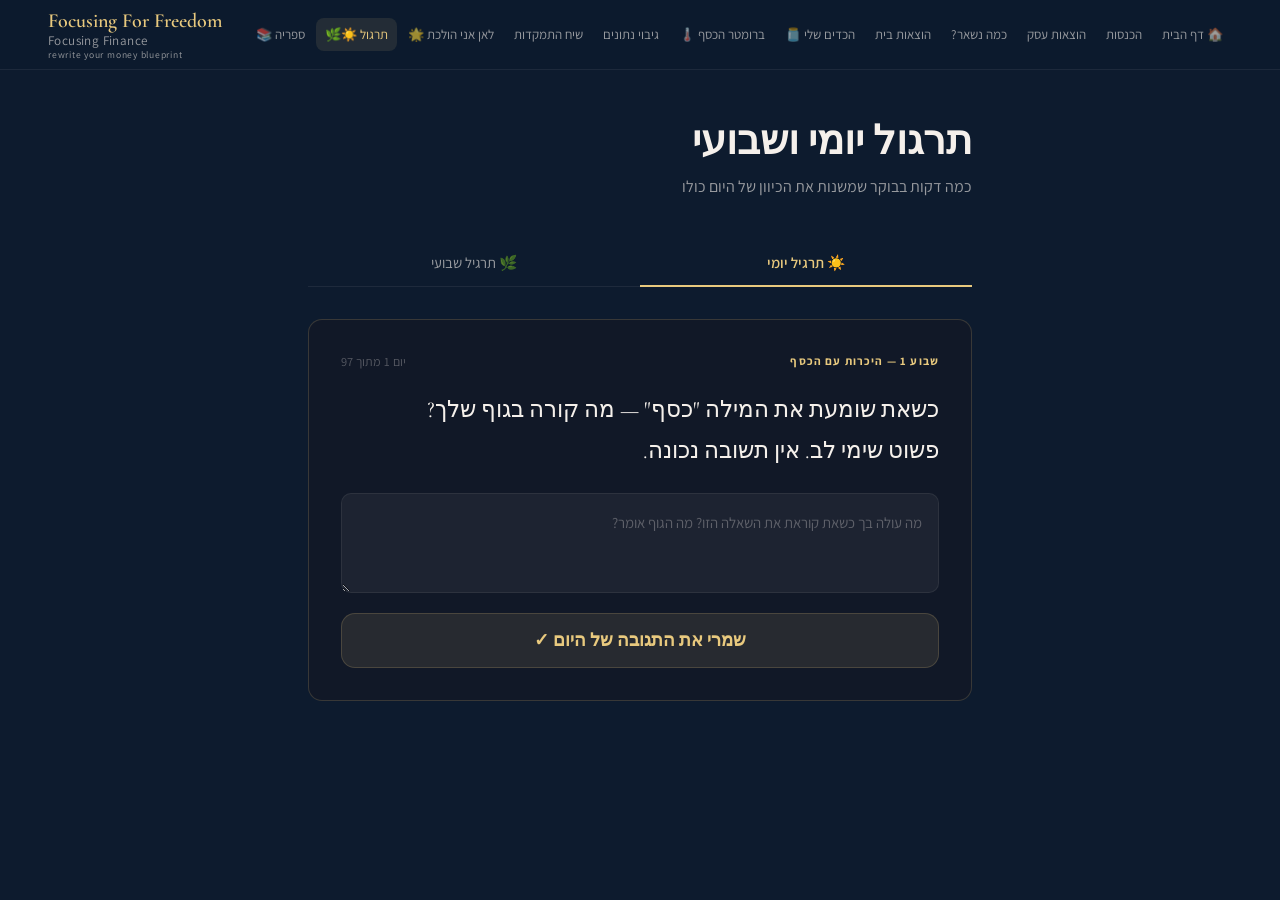
<file: daily-practice.html>
<!DOCTYPE html>
<html lang="he" dir="rtl">
<head>
  <meta charset="UTF-8">
  <meta name="viewport" content="width=device-width, initial-scale=1.0">
  <title>תרגול יומי — Focusing Finance</title>
  <link rel="stylesheet" href="styles.css">
  <script src="app.js"></script>
  <style>
    .practice-card {
      border-radius: var(--radius);
      padding: 32px;
      margin-bottom: 20px;
    }
    .step-label {
      font-size: 0.72rem;
      letter-spacing: 0.1em;
      font-weight: 700;
      text-transform: uppercase;
      margin-bottom: 10px;
    }
    .step-instruction {
      font-size: 0.92rem;
      color: var(--text-muted);
      line-height: 1.9;
      margin-bottom: 18px;
    }
    .practice-textarea {
      width: 100%;
      background: rgba(245,240,235,0.05);
      border: 1px solid var(--border);
      border-radius: 10px;
      padding: 16px;
      color: var(--text);
      font-family: 'Assistant', sans-serif;
      font-size: 0.93rem;
      line-height: 1.8;
      resize: vertical;
      direction: rtl;
      box-sizing: border-box;
      min-height: 100px;
    }
    .practice-textarea:focus {
      outline: none;
      border-color: var(--border-accent);
    }
    .practice-textarea::placeholder { color: var(--text-faint); }

    .quote-block {
      font-family: 'Cormorant Garamond', serif;
      font-size: 1.35rem;
      line-height: 2;
      text-align: center;
      padding: 32px 24px;
      border-radius: var(--radius);
      position: relative;
    }
    .quote-block::before {
      content: '"';
      font-size: 5rem;
      position: absolute;
      top: -10px;
      right: 20px;
      line-height: 1;
      opacity: 0.15;
    }

    .feeling-btns {
      display: flex;
      flex-wrap: wrap;
      gap: 8px;
      margin: 12px 0;
    }
    .feeling-btn {
      padding: 7px 16px;
      border-radius: 20px;
      border: 1.5px solid var(--border);
      background: transparent;
      color: var(--text-muted);
      font-family: 'Assistant', sans-serif;
      font-size: 0.85rem;
      cursor: pointer;
      transition: all var(--transition);
    }
    .feeling-btn.selected {
      background: var(--accent-light);
      border-color: var(--accent);
      color: var(--accent);
    }

    .save-session-btn {
      width: 100%;
      padding: 16px;
      background: var(--accent-light);
      border: 1px solid var(--border-accent);
      border-radius: var(--radius);
      color: var(--accent);
      font-family: 'Cormorant Garamond', serif;
      font-size: 1.1rem;
      font-weight: 600;
      cursor: pointer;
      margin-top: 8px;
      transition: all var(--transition);
    }
    .save-session-btn:hover { background: rgba(201,169,110,0.2); }

    .past-sessions { margin-top: 8px; }
    .past-session-item {
      padding: 14px 16px;
      border: 1px solid var(--border);
      border-radius: 10px;
      margin-bottom: 10px;
      cursor: pointer;
      transition: all var(--transition);
    }
    .past-session-item:hover { border-color: var(--border-accent); background: var(--bg-card); }
    .past-session-item .date { font-size: 0.75rem; color: var(--text-faint); margin-bottom:4px; }
    .past-session-item .preview { font-size: 0.85rem; color: var(--text-muted); }

    .logic-box {
      background: rgba(201,169,110,0.06);
      border: 1px solid rgba(201,169,110,0.2);
      border-right: 4px solid var(--accent);
      border-radius: 0 var(--radius) var(--radius) 0;
      padding: 24px 28px;
      margin-bottom: 28px;
    }

    .practice-tabs {
      display: flex;
      gap: 0;
      margin-bottom: 32px;
      border-bottom: 1px solid var(--border);
    }
    .practice-tab {
      flex: 1;
      padding: 13px 16px;
      border: none;
      background: none;
      color: var(--text-muted);
      font-family: 'Assistant', sans-serif;
      font-size: 0.92rem;
      cursor: pointer;
      border-bottom: 2px solid transparent;
      margin-bottom: -1px;
      transition: all var(--transition);
      text-align: center;
    }
    .practice-tab.active {
      color: var(--accent);
      border-bottom-color: var(--accent);
      font-weight: 600;
    }
    .practice-tab:hover:not(.active) { color: var(--text); }
  </style>
</head>
<body>

<nav id="navbar"></nav>

<main class="main">
  <div class="container-sm">

    <div class="page-header">
      <h1 class="page-title">תרגול יומי ושבועי</h1>
      <p class="page-subtitle">כמה דקות בבוקר שמשנות את הכיוון של היום כולו</p>
    </div>

    <div class="practice-tabs">
      <button class="practice-tab active" id="tab-daily" onclick="switchTab('daily')">☀️ תרגיל יומי</button>
      <button class="practice-tab" id="tab-weekly" onclick="switchTab('weekly')">🌿 תרגיל שבועי</button>
    </div>

    <div id="section-daily">
    <!-- Daily question -->
    <div class="practice-card" style="background:var(--bg-card); border:1px solid var(--border-accent); margin-bottom:28px;">
      <div style="display:flex; align-items:center; justify-content:space-between; margin-bottom:18px; flex-wrap:wrap; gap:8px;">
        <div id="dq-week" style="font-size:0.72rem; letter-spacing:0.1em; font-weight:700; text-transform:uppercase; color:var(--accent);"></div>
        <div id="dq-daynum" style="font-size:0.78rem; color:var(--text-faint);"></div>
      </div>
      <div id="dq-question" style="font-family:'Cormorant Garamond',serif; font-size:1.45rem; color:var(--text); line-height:1.8; margin-bottom:20px; white-space:pre-line;"></div>
      <div id="dq-saved" style="display:none; font-size:0.82rem; color:var(--green); margin-bottom:10px;">✓ התגובה של היום נשמרה</div>
      <textarea class="practice-textarea" id="dq-text" placeholder="מה עולה בך כשאת קוראת את השאלה הזו? מה הגוף אומר?"></textarea>
      <button class="save-session-btn" style="margin-top:12px;" onclick="saveDailyAnswer()">שמרי את התגובה של היום ✓</button>
    </div>

    </div><!-- /section-daily -->

    <div id="section-weekly" style="display:none;">
    <!-- Weekly practice intro -->
    <div style="margin-bottom:32px;">
      <div style="font-family:'Cormorant Garamond',serif; font-size:1.4rem; color:var(--accent); margin-bottom:10px;">תרגיל שבועי — פגישה עם השפע וההתנגדות</div>
      <div style="font-size:0.9rem; color:var(--text-muted); line-height:1.85;">
        פעם בשבוע — לא כל יום — כדאי לשבת עם התרגיל הזה.<br/>
        הוא עמוק יותר משאלת היום: הוא מזמין אותך לשמוע את הקול שאומר "כן" <em>ואת</em> הקול שאומר "לא" — ולהחזיק את שניהם יחד.
      </div>
    </div>

    <div class="quote-block" style="background:rgba(201,169,110,0.08); border:1px solid rgba(201,169,110,0.25); margin-bottom:28px; color:var(--accent);">
      "לא ניתן לחיות חיים שלמים ומוצלחים אמיתיים אלא אם כן האדם עשיר.
      אף אחת לא יכולה לעלות לגובה המלא של הכישרון שלה ושל התפתחות הנשמה שלה,<br/>
      אלא אם יש לה מספיק כסף."
      <div style="font-size:0.78rem; color:var(--text-faint); margin-top:16px; font-family:'Assistant',sans-serif; font-style:normal;">
        Wallace D. Wattles · The Science of Getting Rich
      </div>
    </div>

    <!-- Logic explanation -->
    <div class="logic-box">
      <div style="font-family:'Cormorant Garamond',serif; font-size:1.15rem; font-weight:700; color:var(--accent); margin-bottom:12px;">
        למה התרגיל הזה עובד?
      </div>
      <p style="font-size:0.92rem; color:var(--text-muted); line-height:1.9; margin:0 0 12px;">
        כשאנחנו שומעות שפע — חלק מאיתנו מתרחב. וחלק מאיתנו מתכווץ.<br/>
        ההתכווצות הזו היא מידע יקר מפז.
      </p>
      <p style="font-size:0.92rem; color:var(--text-muted); line-height:1.9; margin:0 0 12px;">
        היא מגיעה מתוך <strong style="color:var(--text);">דימוי עצמי</strong> שנבנה עם השנים — מהמשפחה, מהחינוך, מחוויות שעיצבו את מי שאנחנו חושבות שמגיע לנו להיות.
        לפעמים היא אומרת: <em>"נשים כמוני לא מרוויחות ככה."</em>
        לפעמים: <em>"כסף מקלקל."</em>
        לפעמים היא לא אומרת כלום — היא רק כבדות בחזה.
      </p>
      <p style="font-size:0.92rem; color:var(--text-muted); line-height:1.9; margin:0 0 14px;">
        <strong style="color:var(--text);">המטרה של התרגיל הזה אינה לבטל את ההתנגדות.</strong>
        המטרה היא לפגוש אותה עם סקרנות — ולהבין מה היא מנסה לשמור עלייך.
        כשאנחנו מכירות בה, היא מתרחבת. כשאנחנו לומדות להכיל גם שפע וגם התנגדות —
        הגוף מתחיל ללמוד שמותר.
      </p>
      <p style="font-size:0.85rem; color:var(--text-faint); line-height:1.9; margin:0; border-top:1px solid var(--border); padding-top:12px;">
        <strong style="color:var(--text-muted);">התרגיל הזה מיועד לחזרה — כל בוקר, כמה פעמים בשבוע, כמה שמרגיש נכון.</strong><br/>
        כל סשן נשמר. לאורך זמן תוכלי לגלול מטה ולראות את הסשנים הקודמים — ולהבחין איך משהו בפנים מתחיל לזוז, גם אם בהתחלה זה לא מורגש.
      </p>
    </div>

    <!-- Step 1 -->
    <div class="practice-card" style="background:rgba(201,169,110,0.07); border:1px solid rgba(201,169,110,0.2);">
      <div class="step-label" style="color:var(--accent);">שלב א׳ — הזמנה לשפע</div>
      <div style="font-family:'Cormorant Garamond',serif; font-size:1.2rem; color:var(--accent); margin-bottom:16px; line-height:1.8;">
        קראי את המשפט הזה — ותני לו להיכנס. לא לנתח. לא להסכים או לא להסכים.<br/>
        רק לשמוע ולהרגיש מה קורה בגוף:
      </div>
      <div style="font-family:'Cormorant Garamond',serif; font-size:1.5rem; font-weight:700; color:var(--accent); text-align:center; padding:20px; background:rgba(201,169,110,0.1); border-radius:12px; margin-bottom:20px;">
        "חובה עליי להיות בשפע.<br/>זה לא מותרות — זה הבסיס לחיים מלאים."
      </div>
      <div class="step-label" style="color:var(--accent);">מה קורה בגוף עכשיו?</div>
      <div class="feeling-btns" id="step1-btns">
        <button class="feeling-btn" onclick="toggleFeeling('s1','התרחבות')">🌿 התרחבות</button>
        <button class="feeling-btn" onclick="toggleFeeling('s1','חום')">☀️ חום</button>
        <button class="feeling-btn" onclick="toggleFeeling('s1','ריגוש')">✨ ריגוש</button>
        <button class="feeling-btn" onclick="toggleFeeling('s1','שלווה')">🕊️ שלווה</button>
        <button class="feeling-btn" onclick="toggleFeeling('s1','כבדות')">🌑 כבדות</button>
        <button class="feeling-btn" onclick="toggleFeeling('s1','לחץ')">🌀 לחץ</button>
        <button class="feeling-btn" onclick="toggleFeeling('s1','ספק')">❓ ספק</button>
        <button class="feeling-btn" onclick="toggleFeeling('s1','קיפאון')">🧊 קיפאון</button>
      </div>
      <textarea class="practice-textarea" id="step1-text" placeholder="איפה בגוף? מה המרקם? מה הצבע? תישארי עם זה..."></textarea>
    </div>

    <!-- Step 2 -->
    <div class="practice-card" style="background:rgba(224,112,144,0.06); border:1px solid rgba(224,112,144,0.2);">
      <div class="step-label" style="color:#E07090;">שלב ב׳ — פגישה עם ההתנגדות</div>
      <div class="step-instruction">
        עכשיו תזמיני פנימה את כל מה שאומר <strong style="color:var(--text);">"לא"</strong> — את כל הקולות, הספקות, הכבדויות.<br/>
        אל תדחי אותם. אל תילחמי בהם. פשוט שאלי אותם:
        <em style="color:#E07090;">"מה אתה מנסה לשמור עליי?"</em>
      </div>

      <div style="font-size:0.82rem; color:#E07090; margin-bottom:10px; font-weight:600;">מה עולה? (ניתן לסמן כמה)</div>
      <div class="feeling-btns" id="step2-btns">
        <button class="feeling-btn" onclick="toggleFeeling('s2','נשים כמוני לא מרוויחות ככה')">נשים כמוני לא מרוויחות ככה</button>
        <button class="feeling-btn" onclick="toggleFeeling('s2','כסף מקלקל')">כסף מקלקל</button>
        <button class="feeling-btn" onclick="toggleFeeling('s2','אני לא ראויה')">אני לא ראויה</button>
        <button class="feeling-btn" onclick="toggleFeeling('s2','זה לא צנוע')">זה לא צנוע</button>
        <button class="feeling-btn" onclick="toggleFeeling('s2','אחרות יקנאו')">אחרות יקנאו</button>
        <button class="feeling-btn" onclick="toggleFeeling('s2','מי אני בכלל')">מי אני בכלל</button>
        <button class="feeling-btn" onclick="toggleFeeling('s2','כסף גורם לבעיות')">כסף גורם לבעיות</button>
        <button class="feeling-btn" onclick="toggleFeeling('s2','אם ארוויח יותר אאבד משהו')">אם ארוויח יותר אאבד משהו</button>
      </div>

      <textarea class="practice-textarea" id="step2-identity" placeholder="מה הדימוי העצמי שעולה? מה המשפטים שאת שומעת על עצמך?..." style="margin-top:14px;"></textarea>

      <div style="font-size:0.82rem; color:#E07090; margin:14px 0 8px; font-weight:600;">מה מרגישה בגוף?</div>
      <textarea class="practice-textarea" id="step2-body" placeholder="איפה ישנה ההתנגדות? חזה? בטן? גרון? איך היא מרגישה שם?"></textarea>

      <div style="font-size:0.82rem; color:#E07090; margin:14px 0 8px; font-weight:600;">מה ההתנגדות הזו מנסה לשמור עלייך?</div>
      <textarea class="practice-textarea" id="step2-protect" placeholder='למשל: "היא מנסה להגן עליי מפני אכזבה" / "היא לא רוצה שאאבד את הפשטות"...'></textarea>
    </div>

    <!-- Step 3 -->
    <div class="practice-card" style="background:rgba(109,191,138,0.06); border:1px solid rgba(109,191,138,0.2);">
      <div class="step-label" style="color:#6DBF8A;">שלב ג׳ — חזרה לשפע</div>
      <div class="step-instruction">
        תחזרי עכשיו למשפט של וואלס. קראי אותו שוב — <strong style="color:var(--text);">הפעם כשאת יודעת מה עומד מולו</strong>.<br/>
        לא לדחות את ההתנגדות, לא להתעלם ממנה — אלא להחזיק את שניהם יחד:
        גם השפע, גם הפחד.
      </div>
      <div style="font-family:'Cormorant Garamond',serif; font-size:1.3rem; color:#6DBF8A; text-align:center; padding:20px; background:rgba(109,191,138,0.08); border-radius:12px; margin-bottom:20px; line-height:1.8;">
        "חובה עליי להיות בשפע.<br/>זה לא מותרות — זה הבסיס לחיים מלאים."
      </div>
      <div class="step-instruction">מה קורה עכשיו בגוף — לאחר שנפגשת עם ההתנגדות?</div>
      <div class="feeling-btns" id="step3-btns">
        <button class="feeling-btn" onclick="toggleFeeling('s3','יותר מקום')">יותר מקום</button>
        <button class="feeling-btn" onclick="toggleFeeling('s3','עדיין קשה')">עדיין קשה</button>
        <button class="feeling-btn" onclick="toggleFeeling('s3','סקרנות')">סקרנות</button>
        <button class="feeling-btn" onclick="toggleFeeling('s3','חמלה לעצמי')">חמלה לעצמי</button>
        <button class="feeling-btn" onclick="toggleFeeling('s3','תנועה')">תנועה</button>
        <button class="feeling-btn" onclick="toggleFeeling('s3','עייפות טובה')">עייפות טובה</button>
        <button class="feeling-btn" onclick="toggleFeeling('s3','שקט')">שקט</button>
      </div>
      <textarea class="practice-textarea" id="step3-text" placeholder="מה הרגשת? מה השתנה, אפילו במעט? כל שינוי קטן נחשב..."></textarea>
    </div>

    <!-- Step 4 - Close -->
    <div class="practice-card" style="background:rgba(201,169,110,0.07); border:1px solid rgba(201,169,110,0.25);">
      <div class="step-label" style="color:var(--accent);">סגירה — משפט אחד</div>
      <div class="step-instruction">משפט אחד שתקחי מהתרגיל הזה להמשך היום.</div>
      <textarea class="practice-textarea" id="step4-takeaway" style="min-height:70px;"
        placeholder='למשל: "היום אני שמה לב מתי אני מקטינה את עצמי בנושא כסף."'></textarea>

      <button class="save-session-btn" onclick="saveSession()">שמרי את התרגיל של היום ✓</button>
    </div>

    </div><!-- /section-weekly -->

    <div id="section-daily-past">
    <!-- Past sessions -->
    <div id="past-sessions-section" style="display:none;">
      <div style="font-family:'Cormorant Garamond',serif; font-size:1.1rem; color:var(--text-muted); margin:28px 0 14px;">
        תרגולים קודמים
      </div>
      <div id="past-sessions-list" class="past-sessions"></div>
    </div>
    </div><!-- /section-daily-past -->

  </div>
</main>

<script>
  const MONTHS = ['ינואר','פברואר','מרץ','אפריל','מאי','יוני','יולי','אוגוסט','ספטמבר','אוקטובר','נובמבר','דצמבר'];
  const selections = { s1: [], s2: [], s3: [] };

  function toggleFeeling(group, val) {
    const idx = selections[group].indexOf(val);
    if (idx === -1) selections[group].push(val);
    else selections[group].splice(idx, 1);

    document.querySelectorAll(`#step${group.slice(1)}-btns .feeling-btn`).forEach(b => {
      b.classList.toggle('selected', selections[group].includes(b.textContent.replace(/^[^\w֐-׿]+/,'').trim()));
    });
  }

  function fmtDate(iso) {
    const d = new Date(iso);
    return d.getDate() + ' ' + MONTHS[d.getMonth()] + ' ' + d.getFullYear();
  }

  function saveSession() {
    const session = {
      date: new Date().toISOString(),
      step1: { feelings: [...selections.s1], text: document.getElementById('step1-text').value },
      step2: { feelings: [...selections.s2], identity: document.getElementById('step2-identity').value, body: document.getElementById('step2-body').value, protect: document.getElementById('step2-protect').value },
      step3: { feelings: [...selections.s3], text: document.getElementById('step3-text').value },
      takeaway: document.getElementById('step4-takeaway').value
    };

    const all = JSON.parse(localStorage.getItem('ff_daily_practice') || '[]');
    all.unshift(session);
    localStorage.setItem('ff_daily_practice', JSON.stringify(all));

    // Reset
    ['step1-text','step2-identity','step2-body','step2-protect','step3-text','step4-takeaway'].forEach(id => {
      document.getElementById(id).value = '';
    });
    selections.s1 = []; selections.s2 = []; selections.s3 = [];
    document.querySelectorAll('.feeling-btn').forEach(b => b.classList.remove('selected'));

    renderPast();
    window.scrollTo({ top: 0, behavior: 'smooth' });
  }

  function renderPast() {
    const all = JSON.parse(localStorage.getItem('ff_daily_practice') || '[]');
    const section = document.getElementById('past-sessions-section');
    const list = document.getElementById('past-sessions-list');

    if (all.length === 0) { section.style.display = 'none'; return; }
    section.style.display = 'block';

    list.innerHTML = all.map((s, i) => `
      <div class="past-session-item" onclick="togglePastDetail(${i})">
        <div class="date">${fmtDate(s.date)}</div>
        <div class="preview">${s.takeaway || s.step3.text || '—'}</div>
        <div id="past-detail-${i}" style="display:none; margin-top:14px; border-top:1px solid var(--border); padding-top:14px;">
          ${s.step1.feelings.length ? `<div style="font-size:0.78rem;color:var(--text-faint);margin-bottom:4px;">תחושה ראשונית: ${s.step1.feelings.join(' · ')}</div>` : ''}
          ${s.step1.text ? `<div style="font-size:0.85rem;color:var(--text-muted);margin-bottom:10px;">${s.step1.text}</div>` : ''}
          ${s.step2.feelings.length ? `<div style="font-size:0.78rem;color:var(--text-faint);margin-bottom:4px;">התנגדות: ${s.step2.feelings.join(' · ')}</div>` : ''}
          ${s.step2.identity ? `<div style="font-size:0.85rem;color:var(--text-muted);margin-bottom:6px;">${s.step2.identity}</div>` : ''}
          ${s.step2.protect ? `<div style="font-size:0.85rem;color:var(--text-muted);margin-bottom:10px;font-style:italic;">${s.step2.protect}</div>` : ''}
          ${s.step3.text ? `<div style="font-size:0.85rem;color:var(--text-muted);margin-bottom:6px;">אחרי: ${s.step3.text}</div>` : ''}
          ${s.takeaway ? `<div style="font-size:0.9rem;color:var(--accent);font-weight:600;">${s.takeaway}</div>` : ''}
        </div>
      </div>`).join('');
  }

  function togglePastDetail(i) {
    const el = document.getElementById('past-detail-' + i);
    el.style.display = el.style.display === 'none' ? 'block' : 'none';
  }

  // ── 90 DAILY QUESTIONS ──
  const DQ = [
    // שבוע 1 — היכרות עם הכסף
    {w:'שבוע 1 — היכרות עם הכסף', q:'כשאת שומעת את המילה "כסף" — מה קורה בגוף שלך?\nפשוט שימי לב. אין תשובה נכונה.'},
    {w:'שבוע 1 — היכרות עם הכסף', q:'מהי המחשבה הראשונה שעולה כשאת פותחת את חשבון הבנק?\nלא מה שאת "אמורה" לחשוב — מה שבאמת עולה.'},
    {w:'שבוע 1 — היכרות עם הכסף', q:'יש חלק בך שנמנע מלהסתכל במספרים.\nמה הוא מנסה להגן עליך ממנו?'},
    {w:'שבוע 1 — היכרות עם הכסף', q:'כשאת חושבת על "מספיק כסף" —\nמה הגוף מרגיש? מה המשפט שעולה?'},
    {w:'שבוע 1 — היכרות עם הכסף', q:'מה הייתה הדמות בחייך שדיברה הכי הרבה על כסף?\nמה היא אמרה — ומה היא לא אמרה?'},
    {w:'שבוע 1 — היכרות עם הכסף', q:'אם הכסף שלך היה יכול לדבר —\nמה הוא היה אומר לך עכשיו?'},
    {w:'שבוע 1 — היכרות עם הכסף', q:'שבי עם הכסף שיש לך עכשיו.\nלא עם מה שחסר — עם מה שיש.\nמה עולה?'},
    // שבוע 2 — הגוף והכסף
    {w:'שבוע 2 — הגוף והכסף', q:'איפה בגוף את "שומרת" את הדאגות הכלכליות שלך?\nכתפיים? בטן? לסת?'},
    {w:'שבוע 2 — הגוף והכסף', q:'כשמגיע תשלום — לפני שאת לוחצת אישור —\nמה הגוף עושה?'},
    {w:'שבוע 2 — הגוף והכסף', q:'כשאת חושבת על להרוויח יותר —\nמה הגוף מרגיש? נוח? מפוחד? כלום?'},
    {w:'שבוע 2 — הגוף והכסף', q:'יש הבדל בין גוף שמחכה לכסף לבין גוף שמקבל כסף.\nמה ההבדל אצלך?'},
    {w:'שבוע 2 — הגוף והכסף', q:'מה התנועה שהגוף רוצה לעשות כשיש כסף בחשבון?'},
    {w:'שבוע 2 — הגוף והכסף', q:'כשיש חוסר — מה הגוף מכווץ?\nמה הוא רוצה לפתוח?'},
    {w:'שבוע 2 — הגוף והכסף', q:'קחי נשימה עמוקה.\nשלחי אותה לאותו מקום בגוף שמחזיק את הכסף.\nמה שם?'},
    // שבוע 3 — ילדות וכסף
    {w:'שבוע 3 — ילדות וכסף', q:'מה למדת על כסף בבית שגדלת בו — ללא מילים?'},
    {w:'שבוע 3 — ילדות וכסף', q:'האם כסף היה מקור למריבות בבית שלך?\nמה עולה כשאת זוכרת?'},
    {w:'שבוע 3 — ילדות וכסף', q:'כשהיית ילדה — האם הרגשת שיש מספיק?\nמה זה עשה לך?'},
    {w:'שבוע 3 — ילדות וכסף', q:'האם הייתה דמות בילדות שלך שהייתה "טובה בכסף"?\nמה הרגשת כלפיה?'},
    {w:'שבוע 3 — ילדות וכסף', q:'יש לך זיכרון אחד סביב כסף מהילדות שעדיין איתך.\nמה הוא?'},
    {w:'שבוע 3 — ילדות וכסף', q:'אם הילדה שהיית הייתה יכולה לדעת משהו אחד על כסף —\nמה היא הייתה צריכה לשמוע?'},
    {w:'שבוע 3 — ילדות וכסף', q:'איזה חלק מהגישה שלך לכסף עדיין מגיע מהבית שגדלת בו?\nלא כדי לשנות — רק לראות.'},
    // שבוע 4 — אמונות
    {w:'שבוע 4 — אמונות', q:'"כסף זה לא בשבילי" —\nכשאת אומרת את זה לעצמך, מה הגוף עושה?'},
    {w:'שבוע 4 — אמונות', q:'"אם אבקש יותר — אני חמדנית" —\nמאיפה הגיעה האמונה הזו?'},
    {w:'שבוע 4 — אמונות', q:'"נשים לא טובות במספרים" —\nמי אמר את זה ראשון בחייך?'},
    {w:'שבוע 4 — אמונות', q:'"כסף משחית" — יש חלק בך שמאמין בזה?\nמה הוא מנסה לשמור עליך ממנו?'},
    {w:'שבוע 4 — אמונות', q:'מהי האמונה אחת על כסף שאת הכי רוצה לשחרר?'},
    {w:'שבוע 4 — אמונות', q:'מהי האמונה אחת על כסף שאת רוצה לאמץ —\nאבל עדיין לא ממש מאמינה בה?'},
    {w:'שבוע 4 — אמונות', q:'אם כסף לא היה "משהו רע" —\nמה היה משתנה בחייך?'},
    // שבוע 5 — פחד ובושה
    {w:'שבוע 5 — פחד ובושה', q:'מה הפחד הכי גדול שלך סביב כסף?\nתני לו להיאמר — בשקט, בלי לפתור.'},
    {w:'שבוע 5 — פחד ובושה', q:'מהו הרגע שבו את הכי מתביישת בקשר לכסף?'},
    {w:'שבוע 5 — פחד ובושה', q:'כשמישהי שואלת כמה את מרוויחה —\nמה קורה בגוף?'},
    {w:'שבוע 5 — פחד ובושה', q:'יש חלק בך שמפחד שיגלו "כמה באמת" —\nמה הוא מגן עליך ממנו?'},
    {w:'שבוע 5 — פחד ובושה', q:'הבושה סביב כסף — איפה היא גרה בגוף שלך?'},
    {w:'שבוע 5 — פחד ובושה', q:'אם הפחד סביב כסף היה דמות —\nמה היא הייתה נראית כמו?'},
    {w:'שבוע 5 — פחד ובושה', q:'מה הפחד סביב כסף מנסה להגיד לך?\nהוא לא שם כדי להזיק — מה הוא שומר?'},
    // שבוע 6 — נתינה וקבלה
    {w:'שבוע 6 — נתינה וקבלה', q:'כמה קל לך לקבל כסף?\nלקבל תשלום על מה שאת עושה?'},
    {w:'שבוע 6 — נתינה וקבלה', q:'כשמישהי אומרת "את יקרה מדי" —\nמה הגוף עושה?'},
    {w:'שבוע 6 — נתינה וקבלה', q:'האם יש לך קושי לבקש את המחיר שלך?\nמה קורה ברגע הזה?'},
    {w:'שבוע 6 — נתינה וקבלה', q:'כמה קל לך לתת כסף לעצמך —\nעל משהו שאת צריכה?'},
    {w:'שבוע 6 — נתינה וקבלה', q:'יש הבדל בין לתת לאחרים לבין לתת לעצמך.\nמה ההבדל אצלך?'},
    {w:'שבוע 6 — נתינה וקבלה', q:'כשאת מקבלת תשלום —\nהאם את מאפשרת לעצמך להרגיש את זה?\nמה קורה?'},
    {w:'שבוע 6 — נתינה וקבלה', q:'מה היחס בין כמה שאת נותנת לכמה שאת מרשה לעצמך לקבל?'},
    // שבוע 7 — שווי עצמי
    {w:'שבוע 7 — שווי עצמי', q:'כמה שווה שעה מהזמן שלך?\nמה הגוף אומר — לא מה הכלכלה אומרת?'},
    {w:'שבוע 7 — שווי עצמי', q:'"אני שווה יותר ממה שאני גובה" —\nמה עולה כשאת אומרת את זה?'},
    {w:'שבוע 7 — שווי עצמי', q:'מתי הרגשת בפעם האחרונה שהוערכת כלכלית כפי שמגיע לך?'},
    {w:'שבוע 7 — שווי עצמי', q:'האם יש קשר בין כמה שאת אוהבת את עצמך לכמה שאת גובה?\nמה עולה?'},
    {w:'שבוע 7 — שווי עצמי', q:'יש חלק בך שמאמין שלא מגיע לך להרוויח הרבה —\nמה הוא אומר?'},
    {w:'שבוע 7 — שווי עצמי', q:'מה היית גובה אם לא פחדת שיגידו שזה יקר מדי?'},
    {w:'שבוע 7 — שווי עצמי', q:'"אני מספיקה" —\nכשאת אומרת את זה, מה הגוף מרגיש?'},
    // שבוע 8 — הוצאות
    {w:'שבוע 8 — הוצאות', q:'מהי ההוצאה האחרונה שגרמה לך להרגיש אשמה?\nמה קורה שם?'},
    {w:'שבוע 8 — הוצאות', q:'יש הוצאות שאת נמנעת לרשום.\nלמה? מה קשה לראות?'},
    {w:'שבוע 8 — הוצאות', q:'כשאת קונה משהו לעצמך — לעומת לאחרים —\nמה ההרגשה?'},
    {w:'שבוע 8 — הוצאות', q:'מהי ההוצאה שאת הכי גאה בה?\nמה היא מייצגת?'},
    {w:'שבוע 8 — הוצאות', q:'מהי הוצאה שאת יודעת שאינה בשבילך — אבל ממשיכה בה?\nמה היא ממלאת?'},
    {w:'שבוע 8 — הוצאות', q:'ההוצאות שלך מספרות סיפור על מה חשוב לך.\nמה הסיפור?'},
    {w:'שבוע 8 — הוצאות', q:'אם היית צריכה לחסוך — מה הדבר הראשון שהיית מוותרת עליו?\nמה זה מרגיש?'},
    // שבוע 9 — הכנסות
    {w:'שבוע 9 — הכנסות', q:'כשאת חושבת על להכניס יותר כסף —\nמה הגוף מרגיש קודם כל?'},
    {w:'שבוע 9 — הכנסות', q:'יש חלק בך שמפחד מהצלחה כלכלית —\nמה הוא חושש שישתנה?'},
    {w:'שבוע 9 — הכנסות', q:'מה תעשי עם הכסף הנוסף —\nאם תרוויחי פי שניים ממה שאת מרוויחה עכשיו?'},
    {w:'שבוע 9 — הכנסות', q:'האם יש לך "תקרה פנימית" — סכום שמעבר לו מרגיש "יותר מדי"?\nאיפה היא?'},
    {w:'שבוע 9 — הכנסות', q:'מה מונע ממך לגבות יותר עכשיו —\nלא רציונלית, אלא מה הגוף אומר?'},
    {w:'שבוע 9 — הכנסות', q:'כשחודש מסתיים עם פחות ממה שצפית —\nמה הסיפור שאת מספרת לעצמך?'},
    {w:'שבוע 9 — הכנסות', q:'מה הייתה ההכנסה שגרמה לך להרגיש הכי גאה?\nמה היה שם?'},
    // שבוע 10 — חלומות וכסף
    {w:'שבוע 10 — חלומות וכסף', q:'אם כסף לא היה מגבלה —\nמה היית עושה אחרת מחר בבוקר?'},
    {w:'שבוע 10 — חלומות וכסף', q:'מהו החלום הכלכלי שלך שמרגיש "גדול מדי לבקש"?'},
    {w:'שבוע 10 — חלומות וכסף', q:'יש חלק בך שמאמין שהחלום הכלכלי שלך אפשרי —\nמה הוא אומר?'},
    {w:'שבוע 10 — חלומות וכסף', q:'מה ההבדל בין מה שאת רוצה לבין מה שאת מאפשרת לעצמך לרצות?'},
    {w:'שבוע 10 — חלומות וכסף', q:'אם היית כותבת מכתב לכסף שתרצי שיהיה לך בעוד 3 שנים —\nמה היית כותבת?'},
    {w:'שבוע 10 — חלומות וכסף', q:'החלום שלך דורש מה ממך שעדיין לא נתת?\nמה הגוף אומר על זה?'},
    {w:'שבוע 10 — חלומות וכסף', q:'כשאת מדמיינת את עצמך כלכלית חופשית —\nמה הגוף מרגיש? מה מפריע לתמונה?'},
    // שבוע 11 — גבולות
    {w:'שבוע 11 — גבולות', q:'האם יש לקוחות שאת נמנעת לגבות מהם את המחיר המלא?\nמה קורה שם?'},
    {w:'שבוע 11 — גבולות', q:'מתי אמרת כן לעבודה בגלל פחד — ולא בגלל רצון?'},
    {w:'שבוע 11 — גבולות', q:'מה קורה בגוף כשאת אומרת "המחיר שלי הוא X"?'},
    {w:'שבוע 11 — גבולות', q:'יש גבול כלכלי שאת יודעת שאת צריכה להציב ועדיין לא הצבת —\nמה מונע?'},
    {w:'שבוע 11 — גבולות', q:'כשמישהי מתמקחת על המחיר שלך —\nמה הגוף עושה?'},
    {w:'שבוע 11 — גבולות', q:'הגבולות הכלכליים שלך מגנים על מה?\nמה הם אומרים על הערכים שלך?'},
    {w:'שבוע 11 — גבולות', q:'מה היה משתנה אם היית גובה בדיוק מה שאת מרגישה שמגיע לך?'},
    // שבוע 12 — שפע
    {w:'שבוע 12 — שפע', q:'"שפע" — מה המילה הזו עושה לגוף שלך?'},
    {w:'שבוע 12 — שפע', q:'מתי הרגשת שפע — לא בהכרח בכסף?\nמה היה שם?'},
    {w:'שבוע 12 — שפע', q:'יש חלק בך שמאמין שלאחרים מגיע יותר ממה שמגיע לך —\nמה הוא אומר?'},
    {w:'שבוע 12 — שפע', q:'מה צריך לקרות בפנים כדי שתרשי לעצמך לקבל יותר?'},
    {w:'שבוע 12 — שפע', q:'"יש מספיק לכולן" —\nמה הגוף מרגיש כשאת שומעת את זה?'},
    {w:'שבוע 12 — שפע', q:'תחשבי על אישה שאת מכירה שחיה בשפע.\nמה את מרגישה כלפיה? מה זה אומר עליך?'},
    {w:'שבוע 12 — שפע', q:'מה עוצר את הזרימה — לא בחוץ, אלא בפנים?'},
    // שבוע 13 — מסע וסיכום
    {w:'שבוע 13 — מסע וסיכום', q:'מה השתנה בך בשלושת החודשים האחרונים ביחס לכסף?'},
    {w:'שבוע 13 — מסע וסיכום', q:'איזה חלק בך הכי גדל?\nאיזה חלק עדיין זקוק לתשומת לב?'},
    {w:'שבוע 13 — מסע וסיכום', q:'מה למדת על עצמך דרך המספרים?'},
    {w:'שבוע 13 — מסע וסיכום', q:'אם היית כותבת מכתב לעצמך לפני שלושה חודשים —\nמה היית כותבת?'},
    {w:'שבוע 13 — מסע וסיכום', q:'מה הצעד הבא שהגוף שלך יודע שאת צריכה לעשות —\nעם הכסף, עם עצמך?'},
    {w:'שבוע 13 — מסע וסיכום', q:'שבי עם כל מה שעשית.\nאל תנתחי.\nפשוט תרגישי.\nמה יש?'},
    // שבוע 14 — כסף כשותף לדרך
    {w:'שבוע 14 — כסף כשותף לדרך', q:'אם הכסף שלך היה דמות —\nמה היא הייתה נראית כמו? יש לה שם?'},
    {w:'שבוע 14 — כסף כשותף לדרך', q:'מה הכסף שלך צריך ממך עכשיו?\nמה הוא מבקש שתעשי אחרת?'},
    {w:'שבוע 14 — כסף כשותף לדרך', q:'מה את צריכה מהכסף שלך?\nמה היית רוצה לבקש ממנו — בלי להתנצל?'},
    {w:'שבוע 14 — כסף כשותף לדרך', q:'כתבי משפט אחד לכסף שלך —\nמשהו שמעולם לא אמרת לו.'},
    {w:'שבוע 14 — כסף כשותף לדרך', q:'מה הכסף היה עונה לך?\nכתבי את תשובתו — תני לו לדבר.'},
    {w:'שבוע 14 — כסף כשותף לדרך', q:'מה צריך לקרות בפנים כדי שהיחסים שלך עם הכסף\nיהפכו ליחסי שותפות אמיתית?'},
    {w:'שבוע 14 — כסף כשותף לדרך', q:'דמייני שהכסף שלך כותב לך מכתב —\nמה הוא היה כותב? מה הוא רוצה שתדעי?'},
  ];

  function getDayIndex() {
    let start = localStorage.getItem('ff_practice_start');
    if (!start) {
      start = new Date().toISOString().split('T')[0];
      localStorage.setItem('ff_practice_start', start);
    }
    const diff = Math.floor((Date.now() - new Date(start)) / 86400000);
    return diff % DQ.length;
  }

  function initDailyQuestion() {
    const idx = getDayIndex();
    const item = DQ[idx];
    document.getElementById('dq-week').textContent = item.w;
    document.getElementById('dq-daynum').textContent = 'יום ' + (idx + 1) + ' מתוך ' + DQ.length;
    document.getElementById('dq-question').textContent = item.q;

    const todayKey = new Date().toISOString().split('T')[0];
    const answers = JSON.parse(localStorage.getItem('ff_daily_answers') || '[]');
    const todayAnswer = answers.find(a => a.date === todayKey);
    if (todayAnswer) {
      document.getElementById('dq-text').value = todayAnswer.text;
      document.getElementById('dq-saved').style.display = 'block';
    }
  }

  function saveDailyAnswer() {
    const text = document.getElementById('dq-text').value.trim();
    if (!text) return;
    const todayKey = new Date().toISOString().split('T')[0];
    const answers = JSON.parse(localStorage.getItem('ff_daily_answers') || '[]');
    const i = answers.findIndex(a => a.date === todayKey);
    const entry = { date: todayKey, day: getDayIndex() + 1, text };
    if (i !== -1) answers[i] = entry; else answers.unshift(entry);
    localStorage.setItem('ff_daily_answers', JSON.stringify(answers));
    document.getElementById('dq-saved').style.display = 'block';
  }

  function switchTab(tab) {
    const isDaily = tab === 'daily';
    document.getElementById('section-daily').style.display      = isDaily ? 'block' : 'none';
    document.getElementById('section-daily-past').style.display = isDaily ? 'block' : 'none';
    document.getElementById('section-weekly').style.display     = isDaily ? 'none'  : 'block';
    document.getElementById('tab-daily').classList.toggle('active', isDaily);
    document.getElementById('tab-weekly').classList.toggle('active', !isDaily);
    window.scrollTo({ top: 0, behavior: 'smooth' });
  }

  initNav('daily-practice');
  initDailyQuestion();
  renderPast();
  if (new URLSearchParams(window.location.search).get('tab') === 'weekly') {
    switchTab('weekly');
  }
</script>
</body>
</html>
</file>
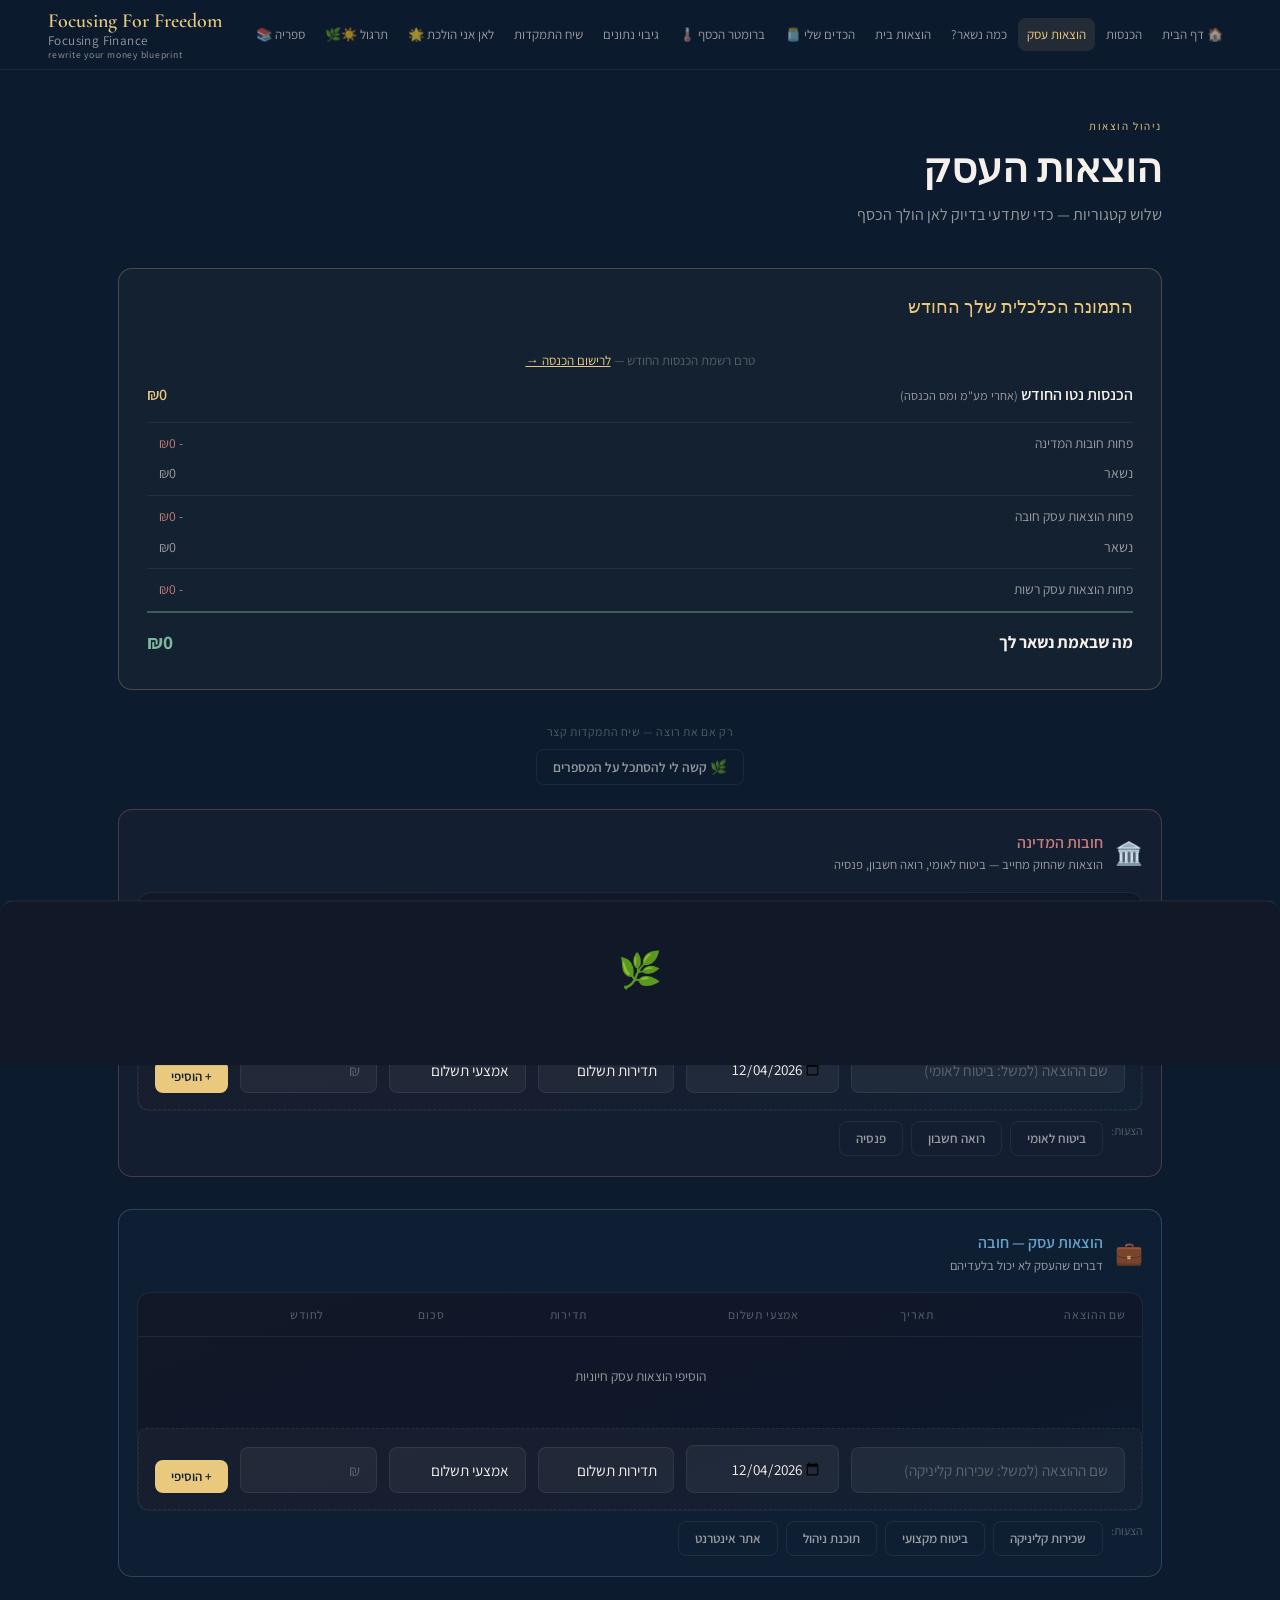
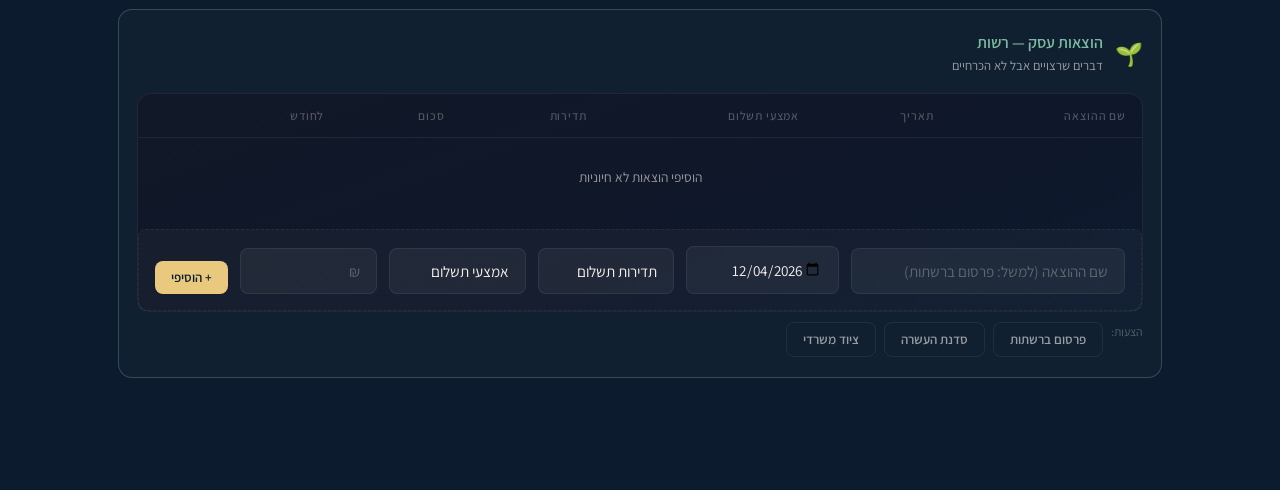
<file: expenses.html>
<!DOCTYPE html>
<html lang="he" dir="rtl">
<head>
  <meta charset="UTF-8">
  <meta name="viewport" content="width=device-width, initial-scale=1.0">
  <title>הוצאות — Focusing Finance</title>
  <link rel="stylesheet" href="styles.css">
  <script src="app.js"></script>
  <style>
    .flow-panel {
      border: 1px solid rgba(232,201,126,0.25);
      border-radius: var(--radius);
      padding: 24px 28px;
      margin-bottom: 32px;
      background: rgba(232,201,126,0.03);
    }
    .flow-title {
      font-family: 'Cormorant Garamond', serif;
      font-size: 1.15rem;
      color: var(--accent);
      margin-bottom: 20px;
    }
    .flow-row {
      display: flex;
      justify-content: space-between;
      align-items: center;
      padding: 7px 0;
      font-size: 0.92rem;
    }
    .flow-row.base {
      font-size: 1rem;
      font-weight: 600;
      padding-bottom: 14px;
      border-bottom: 1px solid var(--border);
      margin-bottom: 6px;
    }
    .flow-row.deduct {
      color: var(--text-muted);
      font-size: 0.85rem;
      padding: 4px 0 4px 12px;
    }
    .flow-row.after {
      font-size: 0.88rem;
      padding: 4px 0 10px 12px;
      border-bottom: 1px solid var(--border);
      margin-bottom: 6px;
    }
    .flow-row.final {
      font-size: 1.05rem;
      font-weight: 700;
      padding-top: 14px;
      border-top: 2px solid rgba(124,185,160,0.4);
      margin-top: 6px;
    }
    .flow-amount-red { color: var(--red); }
    .flow-amount-gold { color: var(--accent); }
    .flow-amount-muted { color: var(--text-muted); }
    .flow-amount-green { color: var(--green); font-size: 1.2rem; }
    .flow-no-income {
      font-size: 0.82rem;
      color: var(--text-faint);
      text-align: center;
      padding: 8px 0 4px;
    }

    /* Section color coding — subtle colored rectangles */
    .expense-section--state,
    .expense-section--business,
    .expense-section--optional {
      border-radius: var(--radius);
      padding: 20px 18px;
    }

    .expense-section--state {
      border: 1px solid rgba(201,123,123,0.3);
      background: rgba(201,123,123,0.03);
    }
    .expense-section--state .expense-section-title { color: #C97B7B; }

    .expense-section--business {
      border: 1px solid rgba(100,162,201,0.3);
      background: rgba(100,162,201,0.03);
    }
    .expense-section--business .expense-section-title { color: #64A2C9; }

    .expense-section--optional {
      border: 1px solid rgba(124,185,160,0.3);
      background: rgba(124,185,160,0.03);
    }
    .expense-section--optional .expense-section-title { color: #7CB9A0; }
  </style>
</head>
<body>

<nav id="navbar"></nav>

<main class="main">
  <div class="container">

    <div class="page-header">
      <div class="page-label">ניהול הוצאות</div>
      <h1 class="page-title">הוצאות העסק</h1>
      <p class="page-subtitle">שלוש קטגוריות — כדי שתדעי בדיוק לאן הולך הכסף</p>
    </div>

    <!-- Financial flow panel -->
    <div class="flow-panel">
      <div class="flow-title">התמונה הכלכלית שלך החודש</div>

      <div id="flow-no-income" class="flow-no-income" style="display:none;">
        טרם רשמת הכנסות החודש — <a href="income.html" style="color:var(--accent);">לרישום הכנסה →</a>
      </div>

      <div class="flow-row base">
        <span>הכנסות נטו החודש <span style="font-size:0.78rem; font-weight:400; color:var(--text-muted);">(אחרי מע"מ ומס הכנסה)</span></span>
        <span id="flow-net" class="flow-amount-gold">₪0</span>
      </div>

      <div class="flow-row deduct">
        <span>פחות חובות המדינה</span>
        <span id="flow-minus-state" class="flow-amount-red">- ₪0</span>
      </div>
      <div class="flow-row after">
        <span style="color:var(--text-muted);">נשאר</span>
        <span id="flow-after-state" class="flow-amount-muted">₪0</span>
      </div>

      <div class="flow-row deduct">
        <span>פחות הוצאות עסק חובה</span>
        <span id="flow-minus-business" class="flow-amount-red">- ₪0</span>
      </div>
      <div class="flow-row after">
        <span style="color:var(--text-muted);">נשאר</span>
        <span id="flow-after-business" class="flow-amount-muted">₪0</span>
      </div>

      <div class="flow-row deduct">
        <span>פחות הוצאות עסק רשות</span>
        <span id="flow-minus-optional" class="flow-amount-red">- ₪0</span>
      </div>
      <div class="flow-row final">
        <span>מה שבאמת נשאר לך</span>
        <span id="flow-final" class="flow-amount-green">₪0</span>
      </div>
    </div>

    <!-- Hidden totals for sections (used by renderAll) -->
    <span id="total-state" style="display:none;">0</span>
    <span id="total-business" style="display:none;">0</span>
    <span id="total-optional" style="display:none;">0</span>
    <span id="total-all" style="display:none;">0</span>

    <div style="text-align:center; margin-bottom:24px;">
      <div style="font-size:0.75rem; color:var(--text-faint); margin-bottom:8px; letter-spacing:0.05em;">רק אם את רוצה — שיח התמקדות קצר</div>
      <button class="btn btn-ghost btn-sm" style="font-size:0.85rem; color:var(--text-muted); border-color:var(--border);" onclick="showHardToLookFocusing()">🌿 קשה לי להסתכל על המספרים</button>
    </div>

    <!-- Section 1: State obligations -->
    <div class="expense-section expense-section--state">
      <div class="expense-section-header">
        <span class="expense-section-icon">🏛️</span>
        <div>
          <div class="expense-section-title">חובות המדינה</div>
          <div class="text-muted" style="font-size:0.8rem;">הוצאות שהחוק מחייב — ביטוח לאומי, רואה חשבון, פנסיה</div>
        </div>
      </div>

      <div class="card" style="padding:0;">
        <div class="table-wrapper">
          <table>
            <thead>
              <tr>
                <th>שם ההוצאה</th>
                <th>תאריך</th>
                <th>אמצעי תשלום</th>
                <th>תדירות</th>
                <th>סכום</th>
                <th>לחודש</th>
                <th></th>
              </tr>
            </thead>
            <tbody id="table-state"></tbody>
          </table>
          <div id="empty-state-exp" class="empty-state" style="padding:28px 0;">
            <p style="font-size:0.85rem;">הוסיפי הוצאות חובה של המדינה</p>
          </div>
        </div>

        <div class="expense-add-row" style="flex-wrap:wrap;">
          <div class="form-group" style="flex:2; min-width:140px; margin-bottom:0;">
            <input type="text" class="form-input" id="state-name" placeholder="שם ההוצאה (למשל: ביטוח לאומי)"/>
          </div>
          <div class="form-group" style="flex:0 0 130px; margin-bottom:0;">
            <input type="date" class="form-input" id="state-date"/>
          </div>
          <div class="form-group" style="flex:1; min-width:100px; margin-bottom:0;">
            <select class="form-select" id="state-period">
              <option value="" disabled selected>תדירות תשלום</option>
              <option value="monthly">חודשי</option>
              <option value="annual">שנתי</option>
              <option value="onetime">חד פעמי</option>
            </select>
          </div>
          <div class="form-group" style="flex:1; min-width:120px; margin-bottom:0;">
            <select class="form-select" id="state-method">
              <option value="">אמצעי תשלום</option>
              <option value="bit">ביט</option>
              <option value="paybox">פייבוקס</option>
              <option value="credit">כרטיס אשראי</option>
              <option value="cash">מזומן</option>
              <option value="check">שיק</option>
              <option value="transfer">העברה בנקאית</option>
              <option value="direct">הוראת קבע</option>
            </select>
          </div>
          <div class="form-group" style="flex:1; min-width:80px; margin-bottom:0;">
            <input type="number" class="form-input" id="state-amount" placeholder="₪" min="0"/>
          </div>
          <button class="btn btn-primary btn-sm" onclick="addExpense('state')" style="white-space:nowrap;">+ הוסיפי</button>
        </div>
      </div>

      <!-- Suggestions -->
      <div style="margin-top:10px; display:flex; gap:8px; flex-wrap:wrap;">
        <span style="font-size:0.75rem; color:var(--text-faint);">הצעות:</span>
        <button class="btn btn-ghost btn-sm" onclick="quickAdd('state','ביטוח לאומי','monthly')">ביטוח לאומי</button>
        <button class="btn btn-ghost btn-sm" onclick="quickAdd('state','רואה חשבון','monthly')">רואה חשבון</button>
        <button class="btn btn-ghost btn-sm" onclick="quickAdd('state','פנסיה','monthly')">פנסיה</button>
      </div>
    </div>

    <!-- Section 2: Business mandatory -->
    <div class="expense-section expense-section--business">
      <div class="expense-section-header">
        <span class="expense-section-icon">💼</span>
        <div>
          <div class="expense-section-title">הוצאות עסק — חובה</div>
          <div class="text-muted" style="font-size:0.8rem;">דברים שהעסק לא יכול בלעדיהם</div>
        </div>
      </div>

      <div class="card" style="padding:0;">
        <div class="table-wrapper">
          <table>
            <thead>
              <tr>
                <th>שם ההוצאה</th>
                <th>תאריך</th>
                <th>אמצעי תשלום</th>
                <th>תדירות</th>
                <th>סכום</th>
                <th>לחודש</th>
                <th></th>
              </tr>
            </thead>
            <tbody id="table-business"></tbody>
          </table>
          <div id="empty-business-exp" class="empty-state" style="padding:28px 0;">
            <p style="font-size:0.85rem;">הוסיפי הוצאות עסק חיוניות</p>
          </div>
        </div>

        <div class="expense-add-row" style="flex-wrap:wrap;">
          <div class="form-group" style="flex:2; min-width:140px; margin-bottom:0;">
            <input type="text" class="form-input" id="business-name" placeholder="שם ההוצאה (למשל: שכירות קליניקה)"/>
          </div>
          <div class="form-group" style="flex:0 0 130px; margin-bottom:0;">
            <input type="date" class="form-input" id="business-date"/>
          </div>
          <div class="form-group" style="flex:1; min-width:100px; margin-bottom:0;">
            <select class="form-select" id="business-period">
              <option value="" disabled selected>תדירות תשלום</option>
              <option value="monthly">חודשי</option>
              <option value="annual">שנתי</option>
              <option value="onetime">חד פעמי</option>
            </select>
          </div>
          <div class="form-group" style="flex:1; min-width:120px; margin-bottom:0;">
            <select class="form-select" id="business-method">
              <option value="">אמצעי תשלום</option>
              <option value="bit">ביט</option>
              <option value="paybox">פייבוקס</option>
              <option value="credit">כרטיס אשראי</option>
              <option value="cash">מזומן</option>
              <option value="check">שיק</option>
              <option value="transfer">העברה בנקאית</option>
              <option value="direct">הוראת קבע</option>
            </select>
          </div>
          <div class="form-group" style="flex:1; min-width:80px; margin-bottom:0;">
            <input type="number" class="form-input" id="business-amount" placeholder="₪" min="0"/>
          </div>
          <button class="btn btn-primary btn-sm" onclick="addExpense('business')" style="white-space:nowrap;">+ הוסיפי</button>
        </div>
      </div>

      <div style="margin-top:10px; display:flex; gap:8px; flex-wrap:wrap;">
        <span style="font-size:0.75rem; color:var(--text-faint);">הצעות:</span>
        <button class="btn btn-ghost btn-sm" onclick="quickAdd('business','שכירות קליניקה','monthly')">שכירות קליניקה</button>
        <button class="btn btn-ghost btn-sm" onclick="quickAdd('business','ביטוח מקצועי','annual')">ביטוח מקצועי</button>
        <button class="btn btn-ghost btn-sm" onclick="quickAdd('business','תוכנת ניהול','monthly')">תוכנת ניהול</button>
        <button class="btn btn-ghost btn-sm" onclick="quickAdd('business','אתר אינטרנט','monthly')">אתר אינטרנט</button>
      </div>
    </div>

    <!-- Section 3: Optional -->
    <div class="expense-section expense-section--optional">
      <div class="expense-section-header">
        <span class="expense-section-icon">🌱</span>
        <div>
          <div class="expense-section-title">הוצאות עסק — רשות</div>
          <div class="text-muted" style="font-size:0.8rem;">דברים שרצויים אבל לא הכרחיים</div>
        </div>
      </div>

      <div class="card" style="padding:0;">
        <div class="table-wrapper">
          <table>
            <thead>
              <tr>
                <th>שם ההוצאה</th>
                <th>תאריך</th>
                <th>אמצעי תשלום</th>
                <th>תדירות</th>
                <th>סכום</th>
                <th>לחודש</th>
                <th></th>
              </tr>
            </thead>
            <tbody id="table-optional"></tbody>
          </table>
          <div id="empty-optional-exp" class="empty-state" style="padding:28px 0;">
            <p style="font-size:0.85rem;">הוסיפי הוצאות לא חיוניות</p>
          </div>
        </div>

        <div class="expense-add-row" style="flex-wrap:wrap;">
          <div class="form-group" style="flex:2; min-width:140px; margin-bottom:0;">
            <input type="text" class="form-input" id="optional-name" placeholder="שם ההוצאה (למשל: פרסום ברשתות)"/>
          </div>
          <div class="form-group" style="flex:0 0 130px; margin-bottom:0;">
            <input type="date" class="form-input" id="optional-date"/>
          </div>
          <div class="form-group" style="flex:1; min-width:100px; margin-bottom:0;">
            <select class="form-select" id="optional-period">
              <option value="" disabled selected>תדירות תשלום</option>
              <option value="monthly">חודשי</option>
              <option value="annual">שנתי</option>
              <option value="onetime">חד פעמי</option>
            </select>
          </div>
          <div class="form-group" style="flex:1; min-width:120px; margin-bottom:0;">
            <select class="form-select" id="optional-method">
              <option value="">אמצעי תשלום</option>
              <option value="bit">ביט</option>
              <option value="paybox">פייבוקס</option>
              <option value="credit">כרטיס אשראי</option>
              <option value="cash">מזומן</option>
              <option value="check">שיק</option>
              <option value="transfer">העברה בנקאית</option>
              <option value="direct">הוראת קבע</option>
            </select>
          </div>
          <div class="form-group" style="flex:1; min-width:80px; margin-bottom:0;">
            <input type="number" class="form-input" id="optional-amount" placeholder="₪" min="0"/>
          </div>
          <button class="btn btn-primary btn-sm" onclick="addExpense('optional')" style="white-space:nowrap;">+ הוסיפי</button>
        </div>
      </div>

      <div style="margin-top:10px; display:flex; gap:8px; flex-wrap:wrap;">
        <span style="font-size:0.75rem; color:var(--text-faint);">הצעות:</span>
        <button class="btn btn-ghost btn-sm" onclick="quickAdd('optional','פרסום ברשתות','monthly')">פרסום ברשתות</button>
        <button class="btn btn-ghost btn-sm" onclick="quickAdd('optional','סדנת העשרה מקצועית','annual')">סדנת העשרה</button>
        <button class="btn btn-ghost btn-sm" onclick="quickAdd('optional','ציוד משרדי','monthly')">ציוד משרדי</button>
      </div>
    </div>

  </div>
</main>

<script>
  function fmt(n) { return '₪' + Math.round(n).toLocaleString('he-IL'); }

  function getExpenses() {
    return JSON.parse(localStorage.getItem('ff_expenses') || '{"state":[],"business":[],"optional":[]}');
  }

  function saveExpenses(exp) { localStorage.setItem('ff_expenses', JSON.stringify(exp)); }

  function monthlyAmount(exp) {
    if (exp.period === 'annual') return exp.amount / 12;
    return exp.amount;
  }

  const METHOD_LABELS = { bit:'ביט', paybox:'פייבוקס', credit:'כרטיס אשראי', cash:'מזומן', check:'שיק', transfer:'העברה בנקאית', direct:'הוראת קבע' };
  const MONTHS_SHORT = ['ינו','פבר','מרץ','אפר','מאי','יוני','יולי','אוג','ספט','אוק','נוב','דצמ'];

  function todayStr() { return new Date().toLocaleDateString('en-CA'); }

  function fmtExpDate(iso) {
    if (!iso) return '—';
    const d = new Date(iso);
    return d.getDate() + ' ' + MONTHS_SHORT[d.getMonth()];
  }

  function addExpense(section) {
    const name   = document.getElementById(section+'-name').value.trim();
    const date   = document.getElementById(section+'-date').value;
    const period = document.getElementById(section+'-period').value;
    const method = document.getElementById(section+'-method').value;
    const amount = parseFloat(document.getElementById(section+'-amount').value);

    if (!name) { alert('אנא הכניסי שם להוצאה'); return; }
    if (!amount || amount <= 0) { alert('אנא הכניסי סכום תקין'); return; }

    const exp = getExpenses();
    exp[section].push({ id: Date.now().toString(), name, date, period, method, amount });
    saveExpenses(exp);

    document.getElementById(section+'-name').value = '';
    document.getElementById(section+'-amount').value = '';
    document.getElementById(section+'-method').value = '';
    document.getElementById(section+'-date').value = todayStr();

    renderAll();
  }

  function quickAdd(section, name, period) {
    document.getElementById(section+'-name').value = name;
    document.getElementById(section+'-period').value = period;
    document.getElementById(section+'-amount').focus();
  }

  function deleteExpense(section, id) {
    if (!confirm('למחוק הוצאה זו?')) return;
    const exp = getExpenses();
    exp[section] = exp[section].filter(e => e.id !== id);
    saveExpenses(exp);
    renderAll();
  }

  function editExpense(section, id) {
    const exp = getExpenses();
    const item = exp[section].find(e => e.id === id);
    if (!item) return;
    const row = document.getElementById(`row-${section}-${id}`);
    if (!row) return;

    const S = 'background:rgba(245,240,235,0.08);border:1px solid var(--border-accent);border-radius:6px;padding:6px 10px;color:var(--text);font-family:\'Assistant\',sans-serif;font-size:0.85rem;';
    row.innerHTML = `
      <td><input type="text" id="en-${id}" value="${item.name}" style="width:100%;${S}direction:rtl;"/></td>
      <td><input type="date" id="ed-${id}" value="${item.date||''}" style="width:130px;${S}direction:ltr;"/></td>
      <td><select id="emth-${id}" style="${S}background:#1a2e22;">
        <option value="">ללא</option>
        <option value="bit" ${item.method==='bit'?'selected':''}>ביט</option>
        <option value="paybox" ${item.method==='paybox'?'selected':''}>פייבוקס</option>
        <option value="credit" ${item.method==='credit'?'selected':''}>כרטיס אשראי</option>
        <option value="cash" ${item.method==='cash'?'selected':''}>מזומן</option>
        <option value="check" ${item.method==='check'?'selected':''}>שיק</option>
        <option value="transfer" ${item.method==='transfer'?'selected':''}>העברה בנקאית</option>
        <option value="direct" ${item.method==='direct'?'selected':''}>הוראת קבע</option>
      </select></td>
      <td><select id="ep-${id}" style="${S}background:#1a2e22;">
        <option value="monthly" ${item.period==='monthly'?'selected':''}>חודשי</option>
        <option value="annual" ${item.period==='annual'?'selected':''}>שנתי</option>
        <option value="onetime" ${item.period==='onetime'?'selected':''}>חד פעמי</option>
      </select></td>
      <td><input type="number" id="ea-${id}" value="${item.amount}" min="0" style="width:90px;${S}direction:ltr;"/></td>
      <td id="em-${id}" style="font-size:0.8rem;color:var(--text-faint);">יחושב מחדש</td>
      <td style="display:flex;gap:6px;">
        <button class="btn btn-primary btn-sm" onclick="saveExpenseEdit('${section}','${id}')">שמרי</button>
        <button class="btn btn-ghost btn-sm" onclick="renderAll()">ביטול</button>
      </td>`;
  }

  function saveExpenseEdit(section, id) {
    const name   = document.getElementById('en-'   + id).value.trim();
    const date   = document.getElementById('ed-'   + id).value;
    const method = document.getElementById('emth-' + id).value;
    const period = document.getElementById('ep-'   + id).value;
    const amount = parseFloat(document.getElementById('ea-' + id).value);

    if (!name || !amount || amount <= 0) { alert('אנא מלאי את כל השדות'); return; }

    const exp = getExpenses();
    exp[section] = exp[section].map(e => e.id === id ? { ...e, name, date, method, period, amount } : e);
    saveExpenses(exp);
    renderAll();
  }

  function renderSection(section, tbodyId, emptyId) {
    const exp = getExpenses();
    const items = exp[section];
    const tbody = document.getElementById(tbodyId);
    const empty = document.getElementById(emptyId);

    if (items.length === 0) {
      tbody.innerHTML = '';
      empty.style.display = 'block';
    } else {
      empty.style.display = 'none';
      tbody.innerHTML = items.map(e => {
        const monthly = monthlyAmount(e);
        return `<tr id="row-${section}-${e.id}">
          <td style="font-weight:500;">${e.name}</td>
          <td style="font-size:0.83rem;color:var(--text-muted);">${fmtExpDate(e.date)}</td>
          <td style="font-size:0.82rem;color:var(--text-muted);">${METHOD_LABELS[e.method] || '—'}</td>
          <td><span class="badge ${e.period==='monthly'?'badge-gold':e.period==='annual'?'badge-green':'badge-red'}">${e.period==='monthly'?'חודשי':e.period==='annual'?'שנתי':'חד פעמי'}</span></td>
          <td>${fmt(e.amount)}</td>
          <td style="font-weight:600;">${fmt(monthly)}</td>
          <td style="display:flex;gap:6px;">
            <button onclick="editExpense('${section}','${e.id}')" title="ערכי" style="background:none;border:none;cursor:pointer;color:var(--text-faint);font-size:0.9rem;padding:4px 6px;" onmouseover="this.style.color='var(--accent)'" onmouseout="this.style.color='var(--text-faint)'">✎</button>
            <button onclick="deleteExpense('${section}','${e.id}')" title="מחקי" style="background:none;border:none;cursor:pointer;color:var(--text-faint);font-size:1rem;padding:4px 6px;" onmouseover="this.style.color='var(--red)'" onmouseout="this.style.color='var(--text-faint)'">✕</button>
          </td>
        </tr>`;
      }).join('');
    }

    return items.reduce((s,e) => s + monthlyAmount(e), 0);
  }

  function getNetIncome() {
    const incomes = JSON.parse(localStorage.getItem('ff_incomes') || '[]');
    const settings = JSON.parse(localStorage.getItem('ff_settings') || '{"incomeTaxRate":0}');
    const now = new Date();
    const monthIncomes = incomes.filter(i => {
      const d = new Date(i.date);
      return d.getMonth() === now.getMonth() && d.getFullYear() === now.getFullYear();
    });
    const gross = monthIncomes.reduce((s, i) => s + i.amount, 0);
    const vat = gross * 0.18;
    const afterVat = gross - vat;
    const tax = afterVat * ((settings.incomeTaxRate || 0) / 100);
    return { gross, net: afterVat - tax, hasIncome: monthIncomes.length > 0 };
  }

  function renderAll() {
    const s1 = renderSection('state', 'table-state', 'empty-state-exp');
    const s2 = renderSection('business', 'table-business', 'empty-business-exp');
    const s3 = renderSection('optional', 'table-optional', 'empty-optional-exp');

    const { net, hasIncome } = getNetIncome();
    const afterState    = net - s1;
    const afterBusiness = afterState - s2;
    const afterOptional = afterBusiness - s3;

    document.getElementById('flow-no-income').style.display = hasIncome ? 'none' : 'block';
    document.getElementById('flow-net').textContent           = fmt(net);
    document.getElementById('flow-minus-state').textContent   = '- ' + fmt(s1);
    document.getElementById('flow-after-state').textContent   = fmt(afterState);
    document.getElementById('flow-minus-business').textContent = '- ' + fmt(s2);
    document.getElementById('flow-after-business').textContent = fmt(afterBusiness);
    document.getElementById('flow-minus-optional').textContent = '- ' + fmt(s3);

    const finalEl = document.getElementById('flow-final');
    finalEl.textContent = fmt(afterOptional);
    finalEl.style.color = afterOptional >= 0 ? 'var(--green)' : 'var(--red)';
  }

  ['state','business','optional'].forEach(s => {
    const el = document.getElementById(s+'-date');
    if (el) el.value = todayStr();
  });

  function showHardToLookFocusing() {
    document.getElementById('fo-icon').textContent = '🌿';
    document.getElementById('fo-amount').textContent = '';
    document.getElementById('fo-title').textContent = 'זה בסדר שקשה';
    document.getElementById('fo-text').innerHTML = 'מה מרגיש הגוף עכשיו, כשאת מסתכלת על המספרים?<br/><small style="color:var(--text-faint); font-size:0.8rem;">אין תשובה נכונה — רק מה שמגיע.</small>';
    document.getElementById('fo-actions').innerHTML = `
      <div style="width:100%; margin-bottom:14px;">
        <textarea id="fo-hard-response" class="form-input"
          style="width:100%; min-height:80px; resize:vertical; text-align:right;"
          placeholder="כתבי מה עולה..."></textarea>
      </div>
      <button class="btn btn-primary" onclick="showHardToLookStep2()">אני כאן — המשיכי ←</button>
      <button class="btn btn-ghost" onclick="closeFocusing()">דלגי</button>`;
    document.getElementById('fo-overlay').classList.add('visible');
    document.getElementById('fo-panel').classList.add('visible');
  }

  function showHardToLookStep2() {
    const text = (document.getElementById('fo-hard-response')?.value || '').trim();
    if (text) {
      const reflections = JSON.parse(localStorage.getItem('ff_expense_reflections') || '[]');
      reflections.unshift({ date: new Date().toISOString(), text, page: 'expenses' });
      localStorage.setItem('ff_expense_reflections', JSON.stringify(reflections));
    }
    document.getElementById('fo-icon').textContent = '🌿';
    document.getElementById('fo-amount').textContent = '';
    document.getElementById('fo-title').textContent = 'תודה שעצרת';
    document.getElementById('fo-text').innerHTML = 'הקושי להסתכל הוא לא כישלון — לפעמים הוא מסר.<br/>הגוף יודע. תמשיכי בקצב שלך.';
    document.getElementById('fo-actions').innerHTML = `<button class="btn btn-primary" onclick="closeFocusing()">סגרי ✓</button>`;
  }

  function closeFocusing() {
    document.getElementById('fo-overlay').classList.remove('visible');
    document.getElementById('fo-panel').classList.remove('visible');
  }

  initNav('expenses');
  renderAll();
</script>

<div class="focusing-overlay" id="fo-overlay" onclick="closeFocusing()"></div>
<div class="focusing-panel" id="fo-panel">
  <div class="focusing-panel-inner">
    <div class="fm-icon" id="fo-icon">🌿</div>
    <div class="fm-amount" id="fo-amount"></div>
    <div class="fm-title" id="fo-title"></div>
    <div class="fm-text" id="fo-text"></div>
    <div class="fm-actions" id="fo-actions"></div>
  </div>
</div>

</body>
</html>
</file>
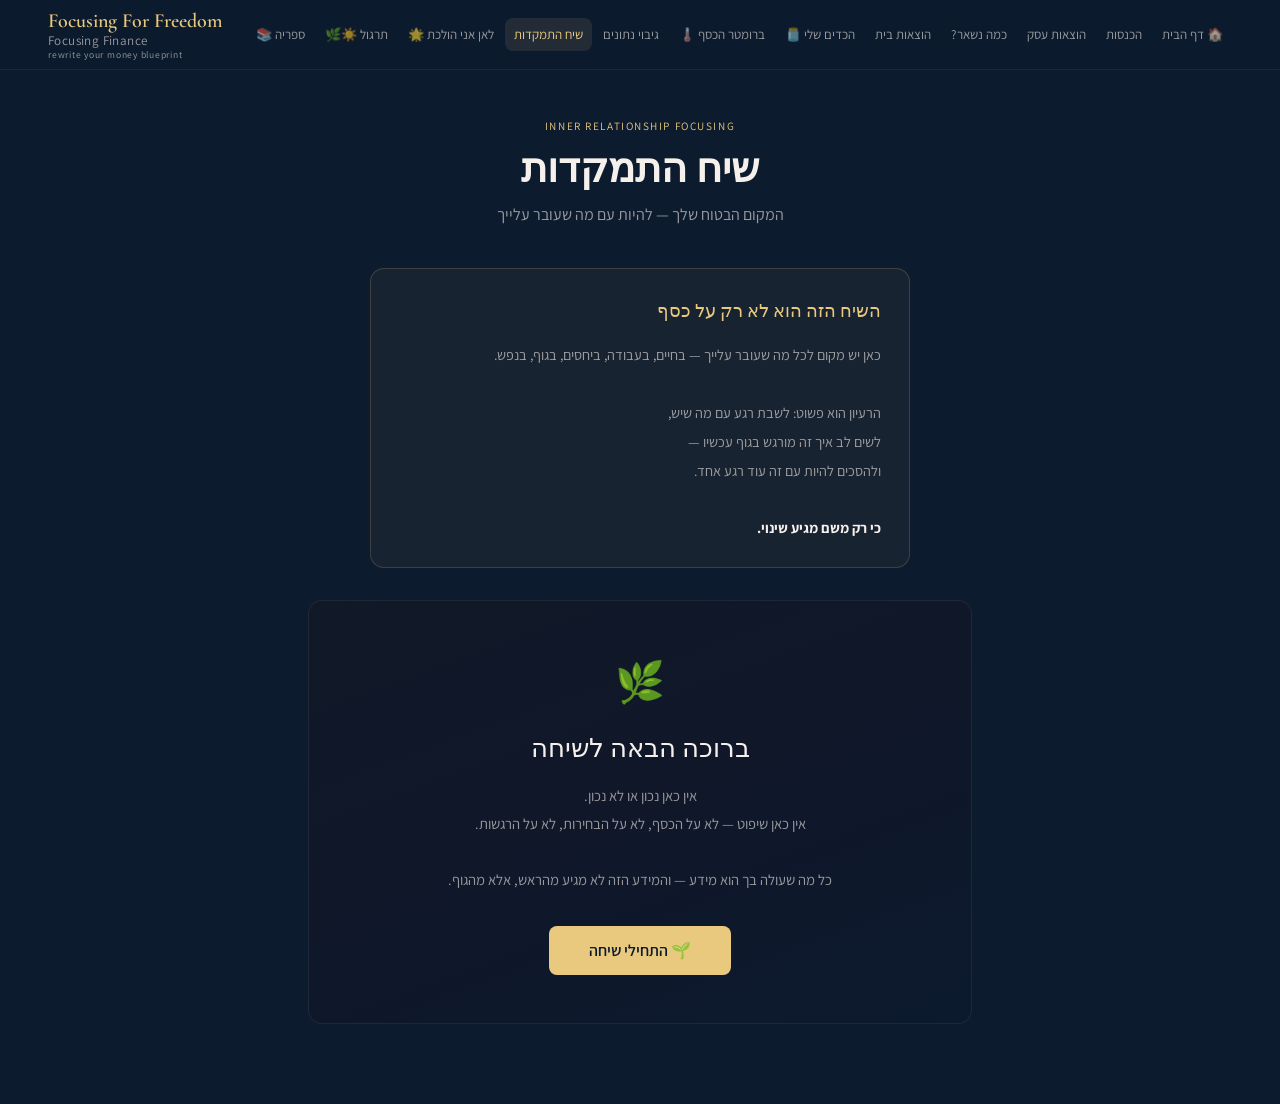
<file: focusing-chat.html>
<!DOCTYPE html>
<html lang="he" dir="rtl">
<head>
  <meta charset="UTF-8">
  <meta name="viewport" content="width=device-width, initial-scale=1.0">
  <title>שיח התמקדות — Focusing Finance</title>
  <link rel="stylesheet" href="styles.css">
  <script src="app.js"></script>
  <style>
    .stage-indicator {
      display: flex; gap: 6px; justify-content: center;
      margin-bottom: 24px;
    }
    .stage-dot {
      width: 6px; height: 6px; border-radius: 50%;
      background: var(--border);
      transition: background 0.3s;
    }
    .stage-dot.done { background: var(--green); }
    .stage-dot.current { background: var(--accent); width: 18px; border-radius: 3px; }

    .session-save {
      background: var(--bg-card-2);
      border: 1px solid var(--border-accent);
      border-radius: var(--radius);
      padding: 20px;
      margin-top: 20px;
      animation: fadeUp 0.4s ease;
    }

    .past-sessions { margin-top: 40px; }
    .session-item {
      background: var(--bg-card);
      border: 1px solid var(--border);
      border-radius: var(--radius-sm);
      padding: 16px 20px;
      margin-bottom: 10px;
      cursor: pointer;
      transition: border-color var(--transition);
    }
    .session-item:hover { border-color: var(--border-accent); }
  </style>
</head>
<body>

<nav id="navbar"></nav>

<main class="main">
  <div class="container-sm">

    <div class="page-header" style="text-align:center;">
      <div class="page-label">Inner Relationship Focusing</div>
      <h1 class="page-title">שיח התמקדות</h1>
      <p class="page-subtitle">המקום הבטוח שלך — להיות עם מה שעובר עלייך</p>
    </div>

    <!-- Intro explanation -->
    <div style="max-width:540px; margin:0 auto 32px; text-align:right;">
      <div style="background:rgba(232,201,126,0.05); border:1px solid rgba(232,201,126,0.18); border-radius:var(--radius); padding:24px 28px; line-height:2;">
        <div style="font-family:'Cormorant Garamond',serif; font-size:1.15rem; color:var(--accent); margin-bottom:12px;">השיח הזה הוא לא רק על כסף</div>
        <p style="color:var(--text-muted); font-size:0.9rem; margin:0;">
          כאן יש מקום לכל מה שעובר עלייך — בחיים, בעבודה, ביחסים, בגוף, בנפש.<br/>
          <br/>
          הרעיון הוא פשוט: לשבת רגע עם מה שיש,<br/>
          לשים לב איך זה מורגש בגוף עכשיו —<br/>
          ולהסכים להיות עם זה עוד רגע אחד.<br/>
          <br/>
          <strong style="color:var(--text);">כי רק משם מגיע שינוי.</strong>
        </p>
      </div>
    </div>

    <!-- Start screen -->
    <div id="start-screen" class="card" style="text-align:center; padding:48px 32px;">
      <div style="font-size:2.5rem; margin-bottom:16px;">🌿</div>
      <div style="font-family:'Cormorant Garamond',serif; font-size:1.6rem; margin-bottom:12px;">
        ברוכה הבאה לשיחה
      </div>
      <p style="color:var(--text-muted); font-size:0.92rem; line-height:1.9; margin-bottom:32px; max-width:440px; margin-right:auto; margin-left:auto;">
        אין כאן נכון או לא נכון.<br/>
        אין כאן שיפוט — לא על הכסף, לא על הבחירות, לא על הרגשות.<br/>
        <br/>
        כל מה שעולה בך הוא מידע — והמידע הזה לא מגיע מהראש, אלא מהגוף.
      </p>
      <button class="btn btn-primary" onclick="startSession()" style="padding:14px 40px; font-size:1rem;">
        🌱 התחילי שיחה
      </button>
    </div>

    <!-- Chat screen -->
    <div id="chat-screen" style="display:none;">

      <div class="stage-indicator" id="stage-dots"></div>

      <div class="chat-window" id="chat-window">
        <div class="chat-messages" id="chat-messages"></div>

        <div class="chat-input-area" id="input-area">
          <textarea
            class="chat-textarea"
            id="chat-input"
            placeholder="כתבי כאן — בחופשיות, בלי לסנן..."
            rows="2"
            onkeydown="handleKey(event)"
          ></textarea>
          <button class="btn btn-primary btn-sm" onclick="sendMessage()" id="send-btn" style="padding:14px 20px; height:52px;">
            שלחי
          </button>
        </div>
      </div>

      <!-- Save note at end -->
      <div id="session-save" class="session-save" style="display:none;">
        <div style="font-size:0.85rem; font-weight:600; margin-bottom:12px;">💛 רצית לרשום משהו מהשיחה?</div>
        <textarea class="form-textarea" id="session-note" placeholder="מה היה חשוב לך בשיחה הזו? (אופציונלי)"></textarea>
        <div style="display:flex; gap:10px; margin-top:12px;">
          <button class="btn btn-primary btn-sm" onclick="saveSession()">שמרי</button>
          <button class="btn btn-ghost btn-sm" onclick="newSession()">שיחה חדשה</button>
        </div>
      </div>

    </div>

    <!-- Past sessions -->
    <div class="past-sessions" id="past-sessions" style="display:none;">
      <div class="page-label" style="margin-bottom:16px;">שיחות קודמות</div>
      <div id="sessions-list"></div>
    </div>

  </div>
</main>

<script>
  const STAGES = [
    {
      id: 'opening',
      message: `שלום 💛

אני כאן בשבילך, ורק בשבילך.

מה עובר עליך עכשיו — בהקשר של כסף, עסק, פרנסה?
אפשר לכתוב בחופשיות — אין כאן נכון או לא נכון.`,
      waitForUser: true
    },
    {
      id: 'presence',
      message: (prev) => `תודה שחלקת איתי את זה. 🌿

בואי ניקח רגע ביחד...

סרקי פנימה לגוף — איפה את מרגישה את מה שתיארת?
אולי בחזה? בבטן? בגרון? בכתפיים?

(אין תשובה נכונה — רק מה שמרגישה בפועל)`,
      waitForUser: true
    },
    {
      id: 'welcome',
      message: `כשמצאת את התחושה — תגידי לה שלום. 🌱

רק תני לה לדעת שאת יודעת שהיא שם.
לא צריך לעשות איתה שום דבר עכשיו.

האם התחושה בסדר שנשאר איתה עוד קצת?
ומה היא צריכה ממך כרגע — איזה מגע, איזו התייחסות?`,
      waitForUser: true
    },
    {
      id: 'felt_sense',
      message: `יפה.

עכשיו — בלי לנסות להבין אותה בראש.
פשוט תסתכלי עליה מבחוץ, מתוך סקרנות:

✦ איזו צורה יש לה?
✦ איזה צבע?
✦ כבדה או קלה?
✦ רחבה או קטנה?
✦ מגיע איזשהו דימוי?

מה עולה כשאת שואלת אותה?`,
      waitForUser: true
    },
    {
      id: 'emotion',
      message: `מעניין מאוד.

ומה הרגש שמגיע עם התחושה הזו?
(פחד, בושה, עצב, כעס, אשמה, אי-שקט — כל דבר בסדר)

ולמה בחיים שלך זה קשור?
תני לתשובה לעלות מהגוף — לא מהראש.`,
      waitForUser: true
    },
    {
      id: 'deepen',
      message: `אני רוצה לשאול את התחושה שתי שאלות, ואת תעבירי לה:

💔 מה היא הכי לא רוצה שיקרה?
   — בגוף, ברגש, במציאות?

💛 ומה היא כן רוצה?
   — בגוף, ברגש, במציאות?

תני לתשובה לבוא ממנה — לא ממך.`,
      waitForUser: true
    },
    {
      id: 'perspective',
      message: `יפה מאוד.

בואי ננסה עוד משהו אחד —
תיכנסי לנקודת המבט של התחושה עצמה.

אם היא יכלה לדבר ישירות אליך:
מה היא הייתה אומרת?
מה היא רוצה שתדעי?`,
      waitForUser: true
    },
    {
      id: 'closing_check',
      message: `תודה שהיית כאן עם עצמך כל הזמן הזה. 🌿

לפני שסוגרות — האם יש עוד משהו שעלה שחשוב לך?
משהו שאת לא רוצה לשכוח מהשיחה הזו?`,
      waitForUser: true
    },
    {
      id: 'body_check',
      message: `ועוד שאלה אחת:

האם משהו השתנה בגוף מאז שהתחלנו?
אפילו קצת — קלילות, נשימה שונה, שחרור קטן, פתיחות?`,
      waitForUser: true
    },
    {
      id: 'goodbye',
      message: `💛

תגידי שלום לתחושה.
היא עשתה עבודה חשובה היום.

וגם את.

כל תחושה שעולה — גם הכי קשה — היא לא אויב.
היא חלק שמנסה להגן עליך.
היא ראויה לשלום, לסקרנות, ולמגע.

אני כאן בכל פעם שתצטרכי. 🌱`,
      waitForUser: false
    }
  ];

  let currentStage = 0;
  let sessionMessages = [];
  let isTyping = false;

  function fmt(d) {
    return new Date(d).toLocaleDateString('he-IL', { day:'numeric', month:'long', year:'numeric' });
  }

  function getSessions() { return JSON.parse(localStorage.getItem('ff_sessions') || '[]'); }
  function saveSessions(arr) { localStorage.setItem('ff_sessions', JSON.stringify(arr)); }

  function startSession() {
    document.getElementById('start-screen').style.display = 'none';
    document.getElementById('chat-screen').style.display = 'block';
    currentStage = 0;
    sessionMessages = [];
    renderStageDots();
    showAppMessage(STAGES[0].message);
  }

  function renderStageDots() {
    const total = STAGES.length;
    document.getElementById('stage-dots').innerHTML = STAGES.map((s, i) => {
      let cls = 'stage-dot';
      if (i < currentStage) cls += ' done';
      else if (i === currentStage) cls += ' current';
      return `<div class="${cls}"></div>`;
    }).join('');
  }

  function showAppMessage(text) {
    isTyping = true;
    toggleInput(false);

    // Show typing indicator
    const msgs = document.getElementById('chat-messages');
    const typingEl = document.createElement('div');
    typingEl.className = 'chat-typing';
    typingEl.id = 'typing-indicator';
    typingEl.innerHTML = `<div class="typing-dot"></div><div class="typing-dot"></div><div class="typing-dot"></div>`;
    msgs.appendChild(typingEl);
    scrollToBottom();

    const delay = Math.min(800 + text.length * 8, 2200);

    setTimeout(() => {
      typingEl.remove();
      addBubble('app', text);
      isTyping = false;

      const stage = STAGES[currentStage];
      if (stage.waitForUser) {
        toggleInput(true);
        document.getElementById('chat-input').focus();
      } else {
        // Final stage
        document.getElementById('input-area').style.display = 'none';
        document.getElementById('session-save').style.display = 'block';
      }
    }, delay);
  }

  function addBubble(who, text) {
    const msgs = document.getElementById('chat-messages');
    const el = document.createElement('div');
    el.className = `chat-bubble ${who}`;
    el.textContent = text;
    msgs.appendChild(el);
    sessionMessages.push({ who, text, time: new Date().toISOString() });
    scrollToBottom();
  }

  function toggleInput(enabled) {
    const inp = document.getElementById('chat-input');
    const btn = document.getElementById('send-btn');
    inp.disabled = !enabled;
    btn.disabled = !enabled;
  }

  function handleKey(e) {
    if (e.key === 'Enter' && !e.shiftKey) {
      e.preventDefault();
      sendMessage();
    }
  }

  function sendMessage() {
    if (isTyping) return;
    const inp = document.getElementById('chat-input');
    const text = inp.value.trim();
    if (!text) return;

    addBubble('user', text);
    inp.value = '';
    toggleInput(false);

    currentStage++;
    renderStageDots();

    if (currentStage < STAGES.length) {
      const stage = STAGES[currentStage];
      const msg = typeof stage.message === 'function' ? stage.message(text) : stage.message;
      showAppMessage(msg);
    }
  }

  function scrollToBottom() {
    const w = document.getElementById('chat-window');
    w.scrollTop = w.scrollHeight;
  }

  function saveSession() {
    const note = document.getElementById('session-note').value.trim();
    const sessions = getSessions();
    sessions.unshift({
      id: Date.now().toString(),
      date: new Date().toISOString(),
      messages: sessionMessages,
      note: note || null
    });
    saveSessions(sessions);
    renderPastSessions();
    document.getElementById('session-save').style.display = 'none';
    document.getElementById('past-sessions').style.display = 'block';
    alert('השיחה נשמרה 💛');
  }

  function newSession() {
    document.getElementById('chat-messages').innerHTML = '';
    document.getElementById('input-area').style.display = 'flex';
    document.getElementById('session-save').style.display = 'none';
    startSession();
  }

  function renderPastSessions() {
    const sessions = getSessions();
    if (sessions.length === 0) return;

    document.getElementById('past-sessions').style.display = 'block';
    document.getElementById('sessions-list').innerHTML = sessions.map(s => `
      <div class="session-item" onclick="toggleSession('${s.id}')">
        <div style="display:flex; justify-content:space-between; align-items:center;">
          <div style="font-size:0.88rem; font-weight:600;">${fmt(s.date)}</div>
          <div style="font-size:0.78rem; color:var(--text-faint);">${s.messages.length} הודעות</div>
        </div>
        ${s.note ? `<div style="font-size:0.82rem; color:var(--text-muted); margin-top:6px;">"${s.note}"</div>` : ''}
        <div id="session-detail-${s.id}" style="display:none; margin-top:14px; border-top:1px solid var(--border); padding-top:14px;">
          ${s.messages.map(m => `
            <div style="margin-bottom:8px; ${m.who==='user' ? 'text-align:left;' : ''}">
              <span style="font-size:0.78rem; color:${m.who==='app' ? 'var(--accent)' : 'var(--text-muted)'};">${m.who==='app' ? '🌿 Focusing Finance' : '👤 את'}</span>
              <div style="font-size:0.85rem; color:var(--text-muted); margin-top:3px; white-space:pre-line;">${m.text}</div>
            </div>`).join('')}
        </div>
      </div>`).join('');
  }

  function toggleSession(id) {
    const el = document.getElementById('session-detail-' + id);
    if (el) el.style.display = el.style.display === 'none' ? 'block' : 'none';
  }

  // Init
  initNav('chat');
  const sessions = getSessions();
  if (sessions.length > 0) renderPastSessions();
</script>
</body>
</html>
</file>
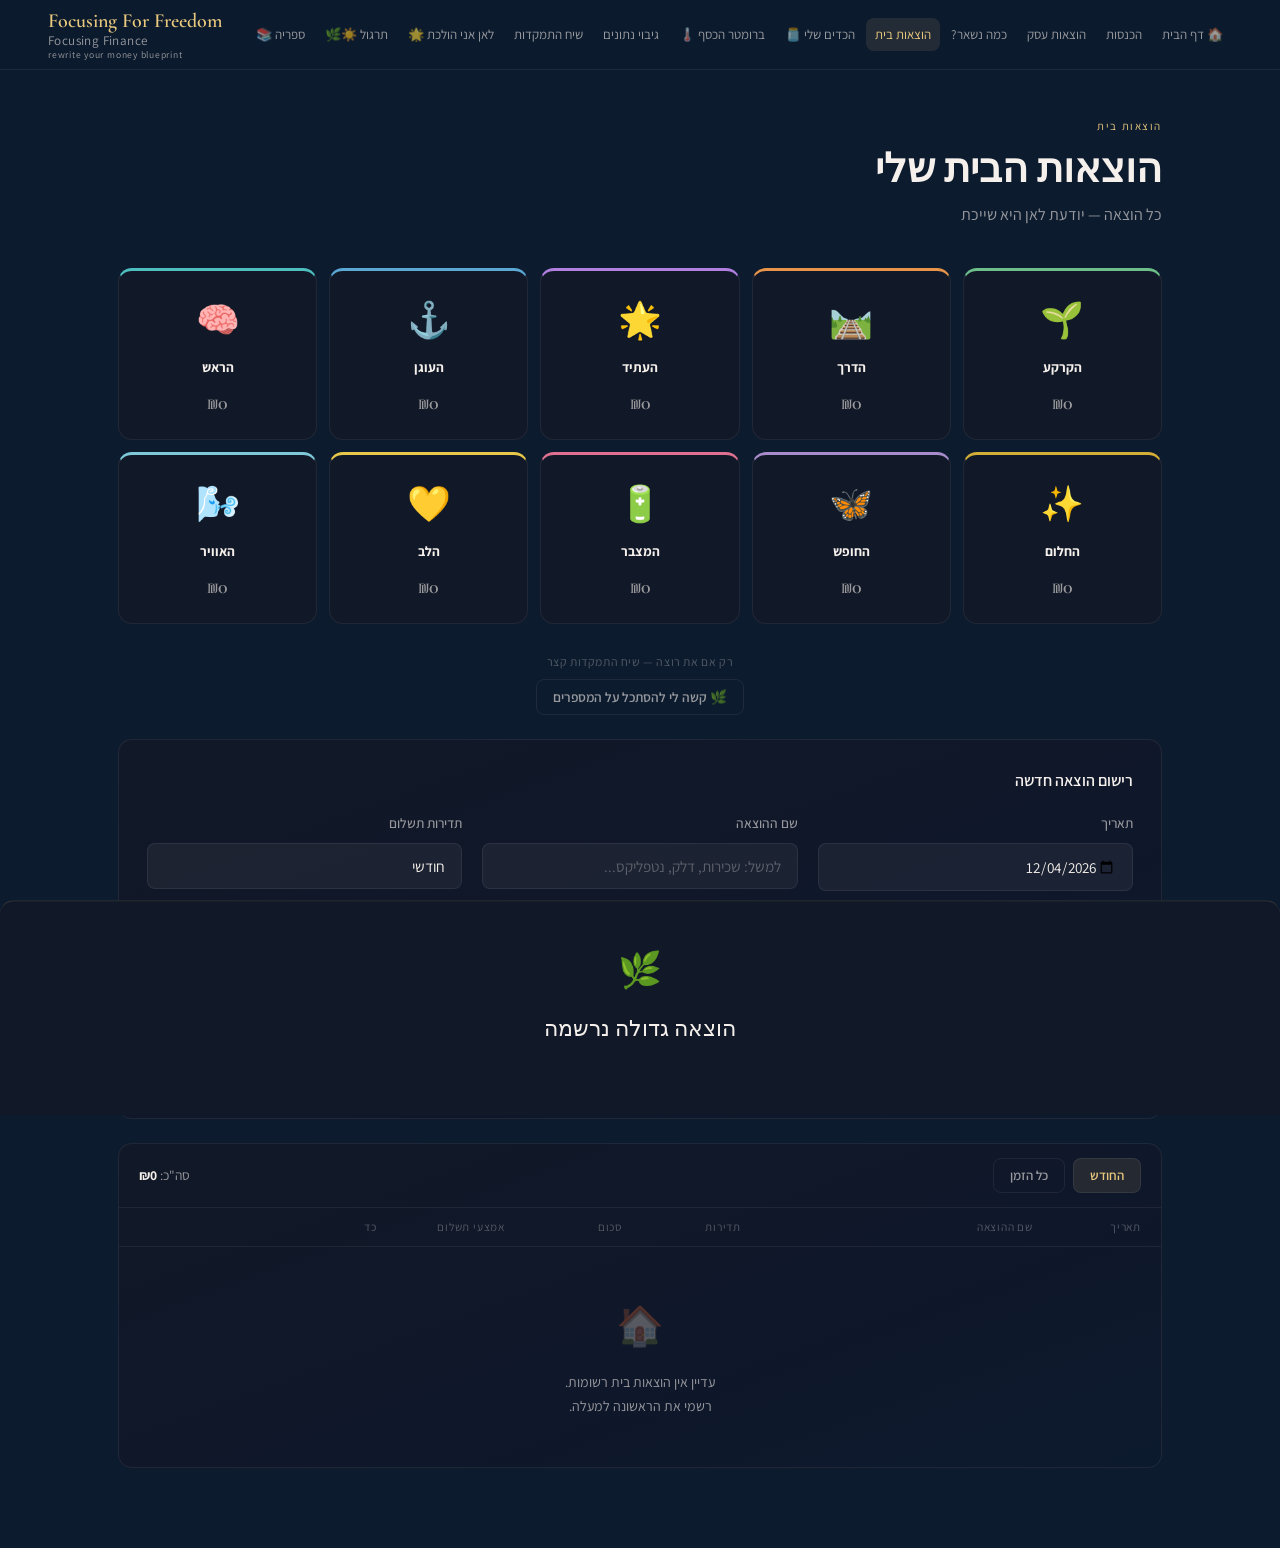
<file: home-expenses.html>
<!DOCTYPE html>
<html lang="he" dir="rtl">
<head>
  <meta charset="UTF-8">
  <meta name="viewport" content="width=device-width, initial-scale=1.0">
  <title>הוצאות בית — Focusing Finance</title>
  <link rel="stylesheet" href="styles.css">
  <script src="app.js"></script>
  <style>
    .expense-row {
      display: grid;
      grid-template-columns: 100px 1fr 110px 110px 120px 140px 90px;
      align-items: center;
      padding: 12px 20px;
      border-bottom: 1px solid var(--border);
      gap: 8px;
      transition: background var(--transition);
    }
    .expense-row:hover { background: rgba(245,240,235,0.02); }
    .expense-row:last-child { border-bottom: none; }

    .expense-header {
      display: grid;
      grid-template-columns: 100px 1fr 110px 110px 120px 140px 90px;
      padding: 10px 20px;
      border-bottom: 1px solid var(--border);
      gap: 8px;
    }

    .jar-suggestion {
      background: var(--bg-card-2);
      border: 1px solid var(--border-accent);
      border-radius: var(--radius);
      padding: 20px 24px;
      margin-top: 16px;
      animation: fadeUp 0.3s ease;
      display: none;
    }

    .jar-suggestion.visible { display: block; }

    .jar-pill {
      display: inline-flex; align-items: center; gap: 8px;
      background: var(--accent-light);
      border: 1px solid var(--border-accent);
      border-radius: 20px;
      padding: 6px 16px;
      font-size: 0.9rem; font-weight: 600;
      color: var(--accent);
      cursor: default;
    }

    .jar-picker {
      display: none;
      flex-wrap: wrap;
      gap: 8px;
      margin-top: 14px;
    }

    .jar-picker.visible { display: flex; }

    .jar-option {
      display: inline-flex; align-items: center; gap: 6px;
      background: var(--bg-card);
      border: 1px solid var(--border);
      border-radius: 20px;
      padding: 7px 14px;
      font-size: 0.82rem;
      cursor: pointer;
      transition: all var(--transition);
      color: var(--text-muted);
    }

    .jar-option:hover, .jar-option.selected {
      border-color: var(--accent);
      color: var(--accent);
      background: var(--accent-light);
    }

    .jars-summary-grid {
      display: grid;
      grid-template-columns: repeat(5, 1fr);
      gap: 12px;
      margin-bottom: 28px;
    }

    .jar-summary-card {
      background: var(--bg-card);
      border: 1px solid var(--border);
      border-top-width: 3px;
      border-radius: var(--radius);
      padding: 20px 10px;
      text-align: center;
      transition: all var(--transition);
    }

    .jar-summary-card:hover {
      background: var(--bg-card-2);
      transform: translateY(-3px);
      box-shadow: 0 6px 20px rgba(0,0,0,0.25);
    }

    .edit-input {
      width: 100%; background: rgba(245,240,235,0.08);
      border: 1px solid var(--border-accent); border-radius: 6px;
      padding: 6px 10px; color: var(--text);
      font-family: 'Assistant', sans-serif; font-size: 0.85rem;
      direction: rtl;
    }
    .edit-input:focus { outline: none; border-color: var(--accent); }

    @media (max-width: 900px) {
      .expense-header { display: none; }
      .expense-row { grid-template-columns: 1fr 1fr; }
      .jars-summary-grid { grid-template-columns: repeat(2, 1fr); }
    }
  </style>
</head>
<body>

<nav id="navbar"></nav>

<main class="main">
  <div class="container">

    <div class="page-header">
      <div class="page-label">הוצאות בית</div>
      <h1 class="page-title">הוצאות הבית שלי</h1>
      <p class="page-subtitle">כל הוצאה — יודעת לאן היא שייכת</p>
    </div>

    <!-- Jars summary -->
    <div class="jars-summary-grid" id="jars-summary"></div>

    <!-- Jar detail panel (expands on click) -->
    <div id="jar-detail-panel" style="display:none; margin-bottom:24px;">
      <div class="card" style="border-color:var(--border-accent);">
        <div style="display:flex; justify-content:space-between; align-items:center; margin-bottom:16px;">
          <div class="card-title" style="margin:0;" id="jar-detail-title"></div>
          <button onclick="closeJarDetail()" style="background:none;border:none;cursor:pointer;color:var(--text-faint);font-size:1.2rem;padding:4px 8px;" onmouseover="this.style.color='var(--text)'" onmouseout="this.style.color='var(--text-faint)'">✕</button>
        </div>
        <div id="jar-detail-rows"></div>
      </div>
    </div>

    <!-- Recurring banner -->
    <div id="recurring-banner" style="display:none; margin-bottom:20px; background:rgba(201,169,110,0.08); border:1.5px solid rgba(201,169,110,0.35); border-radius:var(--radius); padding:20px 26px;">
      <div style="display:flex; align-items:center; justify-content:space-between; flex-wrap:wrap; gap:14px;">
        <div>
          <div style="font-size:0.95rem; font-weight:600; color:var(--accent); margin-bottom:5px;">
            יש <span id="recurring-count">0</span> הוצאות קבועות מהחודש הקודם
          </div>
          <div style="font-size:0.82rem; color:var(--text-faint);" id="recurring-preview"></div>
        </div>
        <button onclick="copyRecurringExpenses()" class="btn btn-primary btn-sm">העתיקי לחודש הנוכחי ←</button>
      </div>
    </div>

    <div style="text-align:center; margin-bottom:24px;">
      <div style="font-size:0.75rem; color:var(--text-faint); margin-bottom:8px; letter-spacing:0.05em;">רק אם את רוצה — שיח התמקדות קצר</div>
      <button class="btn btn-ghost btn-sm" style="font-size:0.85rem; color:var(--text-muted); border-color:var(--border);" onclick="showHardToLookFocusing()">🌿 קשה לי להסתכל על המספרים</button>
    </div>

    <!-- Entry form -->
    <div class="card" style="margin-bottom:24px;">
      <div class="card-title">רישום הוצאה חדשה</div>

      <div class="form-grid-3">
        <div class="form-group" style="margin-bottom:0;">
          <label class="form-label">תאריך</label>
          <input type="date" class="form-input" id="he-date"/>
        </div>
        <div class="form-group" style="margin-bottom:0;">
          <label class="form-label">שם ההוצאה</label>
          <input type="text" class="form-input" id="he-name" placeholder="למשל: שכירות, דלק, נטפליקס..." oninput="suggestJar()"/>
        </div>
        <div class="form-group" style="margin-bottom:0;">
          <label class="form-label">תדירות תשלום</label>
          <select class="form-select" id="he-period">
            <option value="monthly">חודשי</option>
            <option value="onetime">חד פעמי</option>
            <option value="annual">שנתי</option>
          </select>
        </div>
        <div class="form-group" style="margin-bottom:0;">
          <label class="form-label">סכום (₪)</label>
          <input type="number" class="form-input" id="he-amount" placeholder="0" min="0"/>
        </div>
        <div class="form-group" style="margin-bottom:0;">
          <label class="form-label">אמצעי תשלום</label>
          <select class="form-select" id="he-method">
            <option value="">בחרי...</option>
            <option value="bit">ביט</option>
            <option value="paybox">פייבוקס</option>
            <option value="credit">כרטיס אשראי</option>
            <option value="cash">מזומן</option>
            <option value="check">שיק</option>
            <option value="transfer">העברה בנקאית</option>
            <option value="direct">הוראת קבע</option>
          </select>
        </div>
        <div class="form-group" style="margin-bottom:0;">
          <label class="form-label">כד משויך</label>
          <div id="he-jar-display" style="padding:12px 0; font-size:0.9rem; color:var(--text-faint);">יוצע אוטומטית</div>
        </div>
      </div>

      <!-- Jar suggestion -->
      <div class="jar-suggestion" id="jar-suggestion">
        <div style="display:flex; align-items:center; gap:12px; flex-wrap:wrap;">
          <span style="font-size:0.85rem; color:var(--text-muted);">המערכת מציעה:</span>
          <div class="jar-pill" id="suggested-jar-pill">🌱 הקרקע</div>
          <button class="btn btn-primary btn-sm" onclick="confirmJar()">✓ אשרי</button>
          <button class="btn btn-ghost btn-sm" onclick="toggleJarPicker()">שנה כד</button>
        </div>
        <div class="jar-picker" id="jar-picker"></div>
      </div>

      <div style="margin-top:20px; display:flex; gap:12px;">
        <button class="btn btn-primary" onclick="addHomeExpense()">+ רשמי הוצאה</button>
        <div id="jar-required-msg" style="display:none; align-items:center; font-size:0.82rem; color:var(--red);">אנא בחרי כד</div>
      </div>

      <div style="margin-top:14px; display:flex; align-items:center; gap:8px; flex-wrap:wrap; font-size:0.79rem; color:var(--text-faint);">
        <span>הזמנה לשיח לאחר הוצאה מעל</span>
        <input type="number" id="he-threshold" min="0" max="100000"
          style="width:76px; background:transparent; border:1px solid var(--border); border-radius:6px; padding:4px 8px; font-size:0.79rem; color:var(--text-muted); text-align:left; direction:ltr;"
          onchange="saveThreshold()" onblur="saveThreshold()"/>
        <span>₪</span>
        <span style="font-size:0.72rem; opacity:0.6;">(0 = ללא)</span>
      </div>
    </div>

    <!-- Expenses list -->
    <div class="card" style="padding:0; overflow:hidden;">
      <div style="display:flex; align-items:center; justify-content:space-between; padding:14px 20px; border-bottom:1px solid var(--border);">
        <div style="display:flex; gap:8px;">
          <button class="btn btn-ghost btn-sm" id="flt-month" onclick="setFilter('month')">החודש</button>
          <button class="btn btn-ghost btn-sm" id="flt-all" onclick="setFilter('all')">כל הזמן</button>
        </div>
        <div style="font-size:0.85rem; color:var(--text-muted);">
          סה"כ: <strong id="total-display" style="color:var(--text);">₪0</strong>
        </div>
      </div>

      <div class="expense-header">
        <div style="font-size:0.72rem;letter-spacing:0.07em;color:var(--text-faint);">תאריך</div>
        <div style="font-size:0.72rem;letter-spacing:0.07em;color:var(--text-faint);">שם ההוצאה</div>
        <div style="font-size:0.72rem;letter-spacing:0.07em;color:var(--text-faint);">תדירות</div>
        <div style="font-size:0.72rem;letter-spacing:0.07em;color:var(--text-faint);">סכום</div>
        <div style="font-size:0.72rem;letter-spacing:0.07em;color:var(--text-faint);">אמצעי תשלום</div>
        <div style="font-size:0.72rem;letter-spacing:0.07em;color:var(--text-faint);">כד</div>
        <div></div>
      </div>

      <div id="expense-rows"></div>

      <div id="expense-empty" class="empty-state" style="display:none;">
        <div class="empty-icon">🏠</div>
        <p>עדיין אין הוצאות בית רשומות.<br/>רשמי את הראשונה למעלה.</p>
      </div>
    </div>

  </div>
</main>

<script>
  const MONTHS = ['ינואר','פברואר','מרץ','אפריל','מאי','יוני','יולי','אוגוסט','ספטמבר','אוקטובר','נובמבר','דצמבר'];

  const JARS = [
    { key:'ground',  icon:'🌱', name:'הקרקע',  color:'#6DBF8A',
      keywords:['שכירות','משכנתא','ארנונה','חשמל','מים','גז','ועד','אינטרנט','סופר','מזון','קניות','מכולת','אוכל','ניקוי','היגיינה'],
      examples:['שכירות / משכנתא','ארנונה','חשמל','מים','גז','ועד בית','אינטרנט וטלפון','קניות סופר','מוצרי ניקיון והיגיינה'] },
    { key:'way',     icon:'🛤️', name:'הדרך',    color:'#E8954A',
      keywords:['דלק','פנגו','ביטוח רכב','טסט','מוסך','חניה','כביש','רכבת','אוטובוס','מונית','גט','אובר','טיפול רכב','צמיג'],
      examples:['דלק','ביטוח רכב','טסט שנתי','מוסך ותיקונים','כביש 6 / חניה','רכבת ואוטובוס','מונית / גט / אובר','פנגו'] },
    { key:'future',  icon:'🌟', name:'העתיד',   color:'#B07FE0',
      keywords:['גן','צהרון','בית ספר','שיעורים פרטיים','חוגים','קייטנה','ילדים','תנועת נוער','ילקוט','ספרים לבית ספר','כסף כיס'],
      examples:['גן / צהרון','בית ספר','חוגים ופעילויות','שיעורים פרטיים','קייטנות','תנועת נוער','ציוד לימודי','כסף כיס'] },
    { key:'anchor',  icon:'⚓', name:'העוגן',   color:'#5BA8D4',
      keywords:['רופא','שיניים','פיזיותרפיה','תרופות','ביטוח בריאות','קופת חולים','אופטיקה','בדיקות','עורך דין','עמלת בנק','ביטוח חיים','סיעודי'],
      examples:['קופת חולים','ביטוח בריאות פרטי','רופא שיניים','תרופות','פיזיותרפיה / אוסטאופתיה','בדיקות רפואיות','אופטיקה','ביטוח חיים / סיעודי','עמלות בנק'] },
    { key:'head',    icon:'🧠', name:'הראש',    color:'#4DBFBF',
      keywords:['קורס','סדנה','ספר','לימודים','אוניברסיטה','מאמן','ייעוץ','כנס','מנוי','אפליקציית למידה','השתלמות'],
      examples:['קורסים וסדנאות','ספרים מקצועיים','אוניברסיטה / לימודים','מאמן אישי / ייעוץ','כנסים ואירועי מקצוע','מנויים ואפליקציות למידה','פודקאסטים / תכנים דיגיטליים'] },
    { key:'dream',   icon:'✨', name:'החלום',   color:'#D4AF37',
      keywords:['חיסכון','שיפוץ','רכב חדש','חופשה גדולה','ריהוט','מכשיר חשמלי','בר מצווה','חתונה'],
      examples:['שיפוץ הבית','רכב חדש','חופשה גדולה בחו"ל','ריהוט חדש','מכשיר חשמלי גדול','אירוע משפחתי (בר מצווה, חתונה)','חיסכון לכל מטרה גדולה'] },
    { key:'freedom', icon:'🦋', name:'החופש',   color:'#A78BCA',
      keywords:['השקעה','מניות','קרן','פנסיה','גמל','השתלמות','נדלן','נדל"ן'],
      examples:['קרן פנסיה (מעבר לחובה)','קרן השתלמות','השקעה במניות / קרנות','נדל"ן להשקעה','חיסכון ארוך טווח','כל כסף שעובד בשבילך'] },
    { key:'battery', icon:'🔋', name:'המצבר',   color:'#E07090',
      keywords:['מסעדה','בית קפה','קפה','קולנוע','הופעה','בגדים','אופנה','ספא','מסאז','טיפול','נופש','צימר','בילוי','נטפליקס','ספוטיפיי','מנוי בידור'],
      examples:['מסעדות ובתי קפה','קולנוע והופעות','בגדים ואופנה','ספא ומסאז','נופש וצימרים','נטפליקס / ספוטיפיי ומנויי בידור','קוסמטיקה ופינוקים','כל מה שמטעין אנרגיה'] },
    { key:'heart',   icon:'💛', name:'הלב',     color:'#E8C84A',
      keywords:['תרומה','מתנה','אירוח','עזרה','כרטיס ברכה','פרחים','יום הולדת','חתונה מתנה'],
      examples:['מתנות ליום הולדת','מתנות חתונה / בר מצווה','פרחים','אירוח אורחים','תרומות','עזרה כלכלית למשפחה','כרטיסי ברכה'] },
    { key:'air',     icon:'🌬️', name:'האוויר',  color:'#7EC8D8',
      keywords:['חירום','בצמ','בצ"מ','חירום רפואי','תיקון דחוף','אינסטלטור','חשמלאי דחוף'],
      examples:['קרן חירום לבלתי צפוי','תיקון דחוף בבית','חירום רפואי','החלפת מוצר שהתקלקל','כל הוצאה שלא תיכננת'] },
  ];

  const PERIOD_LABELS = { monthly:'חודשי', onetime:'חד פעמי', annual:'שנתי' };
  const METHOD_LABELS = { bit:'ביט', paybox:'פייבוקס', credit:'כרטיס אשראי', cash:'מזומן', check:'שיק', transfer:'העברה בנקאית', direct:'הוראת קבע' };

  let selectedJarKey = null;
  let currentFilter = 'month';

  function fmt(n) { return '₪' + Math.round(n).toLocaleString('he-IL'); }
  function fmtDate(d) { const dt = new Date(d); return dt.getDate() + ' ' + MONTHS[dt.getMonth()]; }

  function getHomeExpenses() { return JSON.parse(localStorage.getItem('ff_home_expenses') || '[]'); }
  function saveHomeExpenses(arr) { localStorage.setItem('ff_home_expenses', JSON.stringify(arr)); }

  function getLastMonthRecurring() {
    const now = new Date();
    const lm = now.getMonth() === 0 ? 11 : now.getMonth() - 1;
    const ly = now.getMonth() === 0 ? now.getFullYear() - 1 : now.getFullYear();
    return getHomeExpenses().filter(e => {
      const d = new Date(e.date);
      return d.getMonth() === lm && d.getFullYear() === ly && e.period === 'monthly';
    });
  }

  function copyRecurringExpenses() {
    const recurring = getLastMonthRecurring();
    const todayStr = new Date().toISOString().split('T')[0];
    const all = getHomeExpenses();
    recurring.forEach(e => {
      all.push({ ...e, id: Date.now().toString() + Math.random().toString(36).slice(2,8), date: todayStr, createdAt: new Date().toISOString() });
    });
    saveHomeExpenses(all);
    document.getElementById('recurring-banner').style.display = 'none';
    render();
  }

  function monthlyAmount(e) {
    if (e.period === 'annual') return e.amount / 12;
    if (e.period === 'onetime') return e.amount;
    return e.amount;
  }

  // Keyword-based jar suggestion
  function guessJar(name) {
    const lower = name.toLowerCase();
    for (const jar of JARS) {
      if (jar.keywords.some(kw => lower.includes(kw.toLowerCase()))) {
        return jar.key;
      }
    }
    return null;
  }

  function suggestJar() {
    const name = document.getElementById('he-name').value.trim();
    const suggestion = document.getElementById('jar-suggestion');
    const pill = document.getElementById('suggested-jar-pill');

    if (name.length < 2) {
      suggestion.classList.remove('visible');
      selectedJarKey = null;
      document.getElementById('he-jar-display').textContent = 'יוצע אוטומטית';
      return;
    }

    const guessed = guessJar(name);
    if (guessed) {
      const jar = JARS.find(j => j.key === guessed);
      pill.textContent = jar.icon + ' ' + jar.name;
      selectedJarKey = guessed;
      suggestion.classList.add('visible');
      document.getElementById('jar-picker').classList.remove('visible');
      updateJarDisplay();
    } else {
      // No guess — show picker directly
      pill.textContent = '? לא זוהה';
      selectedJarKey = null;
      suggestion.classList.add('visible');
      document.getElementById('jar-picker').classList.add('visible');
      renderJarPicker();
    }
  }

  function confirmJar() {
    if (!selectedJarKey) {
      document.getElementById('jar-picker').classList.add('visible');
      renderJarPicker();
      return;
    }
    updateJarDisplay();
  }

  function toggleJarPicker() {
    const picker = document.getElementById('jar-picker');
    const isVisible = picker.classList.contains('visible');
    if (!isVisible) {
      renderJarPicker();
      picker.classList.add('visible');
    } else {
      picker.classList.remove('visible');
    }
  }

  function renderJarPicker() {
    document.getElementById('jar-picker').innerHTML = JARS.map(j =>
      `<div class="jar-option ${selectedJarKey === j.key ? 'selected' : ''}" onclick="selectJar('${j.key}')">
        ${j.icon} ${j.name}
      </div>`
    ).join('');
  }

  function selectJar(key) {
    selectedJarKey = key;
    const jar = JARS.find(j => j.key === key);
    document.getElementById('suggested-jar-pill').textContent = jar.icon + ' ' + jar.name;
    document.getElementById('jar-picker').classList.remove('visible');
    updateJarDisplay();
  }

  function updateJarDisplay() {
    if (!selectedJarKey) return;
    const jar = JARS.find(j => j.key === selectedJarKey);
    document.getElementById('he-jar-display').innerHTML =
      `<span style="color:var(--accent); font-weight:600;">${jar.icon} ${jar.name}</span>`;
  }

  // Set today
  document.getElementById('he-date').valueAsDate = new Date();

  function addHomeExpense() {
    const date = document.getElementById('he-date').value;
    const name = document.getElementById('he-name').value.trim();
    const period = document.getElementById('he-period').value;
    const amount = parseFloat(document.getElementById('he-amount').value);

    if (!date) { alert('אנא בחרי תאריך'); return; }
    if (!name) { alert('אנא כתבי שם להוצאה'); return; }
    if (!amount || amount <= 0) { alert('אנא הכניסי סכום'); return; }
    if (!selectedJarKey) {
      document.getElementById('jar-required-msg').style.display = 'flex';
      document.getElementById('jar-picker').classList.add('visible');
      renderJarPicker();
      return;
    }

    document.getElementById('jar-required-msg').style.display = 'none';

    const method = document.getElementById('he-method').value;

    const expense = {
      id: Date.now().toString(),
      date, name, period, amount, method,
      jarKey: selectedJarKey,
      createdAt: new Date().toISOString()
    };

    const expenses = getHomeExpenses();
    expenses.push(expense);
    saveHomeExpenses(expenses);

    // Reset
    document.getElementById('he-name').value = '';
    document.getElementById('he-amount').value = '';
    document.getElementById('he-period').value = 'monthly';
    document.getElementById('he-method').value = '';
    document.getElementById('he-date').valueAsDate = new Date();
    document.getElementById('jar-suggestion').classList.remove('visible');
    document.getElementById('he-jar-display').textContent = 'יוצע אוטומטית';
    selectedJarKey = null;

    render();

    const settings = JSON.parse(localStorage.getItem('ff_settings') || '{}');
    const threshold = settings.largeExpenseThreshold !== undefined ? settings.largeExpenseThreshold : 500;
    if (threshold > 0 && amount >= threshold) {
      showExpenseFocusing(amount, name);
    }
  }

  function deleteExpense(id) {
    if (!confirm('למחוק הוצאה זו?')) return;
    saveHomeExpenses(getHomeExpenses().filter(e => e.id !== id));
    render();
  }

  function editExpense(id) {
    const exp = getHomeExpenses().find(e => e.id === id);
    if (!exp) return;
    const row = document.getElementById('erow-' + id);
    if (!row) return;

    const jar = JARS.find(j => j.key === exp.jarKey);
    row.classList.add('editing');
    row.innerHTML = `
      <input class="edit-input" type="date" id="ee-date-${id}" value="${exp.date}"/>
      <input class="edit-input" type="text" id="ee-name-${id}" value="${exp.name}"/>
      <select class="edit-input" id="ee-period-${id}">
        <option value="monthly" ${exp.period==='monthly'?'selected':''}>חודשי</option>
        <option value="onetime" ${exp.period==='onetime'?'selected':''}>חד פעמי</option>
        <option value="annual" ${exp.period==='annual'?'selected':''}>שנתי</option>
      </select>
      <input class="edit-input" type="number" id="ee-amount-${id}" value="${exp.amount}" style="direction:ltr;"/>
      <select class="edit-input" id="ee-method-${id}">
        <option value="">ללא</option>
        <option value="bit" ${exp.method==='bit'?'selected':''}>ביט</option>
        <option value="paybox" ${exp.method==='paybox'?'selected':''}>פייבוקס</option>
        <option value="credit" ${exp.method==='credit'?'selected':''}>כרטיס אשראי</option>
        <option value="cash" ${exp.method==='cash'?'selected':''}>מזומן</option>
        <option value="check" ${exp.method==='check'?'selected':''}>שיק</option>
        <option value="transfer" ${exp.method==='transfer'?'selected':''}>העברה בנקאית</option>
        <option value="direct" ${exp.method==='direct'?'selected':''}>הוראת קבע</option>
      </select>
      <select class="edit-input" id="ee-jar-${id}">
        ${JARS.map(j => `<option value="${j.key}" ${j.key===exp.jarKey?'selected':''}>${j.icon} ${j.name}</option>`).join('')}
      </select>
      <div style="display:flex;gap:4px;">
        <button class="btn btn-primary btn-sm" onclick="saveExpenseEdit('${id}')">שמרי</button>
        <button class="btn btn-ghost btn-sm" onclick="render()">ביטול</button>
      </div>
    `;
  }

  function saveExpenseEdit(id) {
    const date = document.getElementById('ee-date-' + id).value;
    const name = document.getElementById('ee-name-' + id).value.trim();
    const period = document.getElementById('ee-period-' + id).value;
    const amount = parseFloat(document.getElementById('ee-amount-' + id).value);
    const method = document.getElementById('ee-method-' + id).value;
    const jarKey = document.getElementById('ee-jar-' + id).value;

    if (!date || !name || !amount || amount <= 0) { alert('אנא מלאי את כל השדות'); return; }

    const expenses = getHomeExpenses().map(e => {
      if (e.id !== id) return e;
      return { ...e, date, name, period, amount, method, jarKey };
    });
    saveHomeExpenses(expenses);
    render();
  }

  function setFilter(f) {
    currentFilter = f;
    document.getElementById('flt-month').style.background = f==='month' ? 'var(--accent-light)' : '';
    document.getElementById('flt-month').style.color = f==='month' ? 'var(--accent)' : '';
    document.getElementById('flt-all').style.background = f==='all' ? 'var(--accent-light)' : '';
    document.getElementById('flt-all').style.color = f==='all' ? 'var(--accent)' : '';
    render();
  }

  function getFiltered() {
    const all = getHomeExpenses().sort((a,b) => new Date(b.date) - new Date(a.date));
    if (currentFilter === 'all') return all;
    const now = new Date();
    return all.filter(i => {
      const d = new Date(i.date);
      return d.getMonth() === now.getMonth() && d.getFullYear() === now.getFullYear();
    });
  }

  function render() {
    const expenses = getFiltered();
    const allExpenses = getHomeExpenses();
    const rows = document.getElementById('expense-rows');
    const empty = document.getElementById('expense-empty');

    // Recurring banner — show only in month view when month is empty but last month had recurring
    const banner = document.getElementById('recurring-banner');
    if (currentFilter === 'month') {
      const recurring = getLastMonthRecurring();
      if (expenses.length === 0 && recurring.length > 0) {
        document.getElementById('recurring-count').textContent = recurring.length;
        document.getElementById('recurring-preview').textContent =
          recurring.slice(0,3).map(e => e.name).join(', ') + (recurring.length > 3 ? ' ועוד...' : '');
        banner.style.display = 'block';
      } else {
        banner.style.display = 'none';
      }
    } else {
      banner.style.display = 'none';
    }

    // Jars summary (always all-time monthly average)
    const jarTotals = {};
    JARS.forEach(j => jarTotals[j.key] = 0);
    allExpenses.forEach(e => {
      if (jarTotals[e.jarKey] !== undefined) {
        jarTotals[e.jarKey] += monthlyAmount(e);
      }
    });

    document.getElementById('jars-summary').innerHTML = JARS.map(j => {
      const total = jarTotals[j.key];
      return `<div class="jar-summary-card" onclick="toggleJarDetail('${j.key}')" id="jscard-${j.key}" style="cursor:pointer; border-top-color:${j.color};">
        <div style="font-size:2.2rem; margin-bottom:10px;">${j.icon}</div>
        <div style="font-size:0.85rem; font-weight:700; color:var(--text); margin-bottom:8px;">${j.name}</div>
        <div style="font-family:'Cormorant Garamond',serif; font-size:1.25rem; font-weight:600; color:${total>0 ? j.color : 'var(--text-muted)'};">${total>0 ? fmt(total) : '₪0'}</div>
      </div>`;
    }).join('');

    // List
    if (expenses.length === 0) {
      rows.innerHTML = '';
      empty.style.display = 'block';
      document.getElementById('total-display').textContent = '₪0';
      return;
    }

    empty.style.display = 'none';
    const total = expenses.reduce((s,e) => s + e.amount, 0);
    document.getElementById('total-display').textContent = fmt(total);

    rows.innerHTML = expenses.map(e => {
      const jar = JARS.find(j => j.key === e.jarKey) || JARS[0];
      return `<div class="expense-row" id="erow-${e.id}">
        <div style="font-size:0.83rem; color:var(--text-muted);">${fmtDate(e.date)}</div>
        <div style="font-size:0.92rem; font-weight:500;">${e.name}</div>
        <div><span class="badge badge-gold">${PERIOD_LABELS[e.period]}</span></div>
        <div style="font-weight:600;">${fmt(e.amount)}</div>
        <div style="font-size:0.82rem; color:var(--text-muted);">${e.method ? METHOD_LABELS[e.method] || e.method : '—'}</div>
        <div><span style="font-size:0.88rem;">${jar.icon} ${jar.name}</span></div>
        <div style="display:flex; gap:4px;">
          <button onclick="editExpense('${e.id}')" title="ערכי" style="background:none;border:none;cursor:pointer;color:var(--text-faint);font-size:0.9rem;padding:4px 6px;" onmouseover="this.style.color='var(--accent)'" onmouseout="this.style.color='var(--text-faint)'">✎</button>
          <button onclick="deleteExpense('${e.id}')" title="מחקי" style="background:none;border:none;cursor:pointer;color:var(--text-faint);font-size:1rem;padding:4px 6px;" onmouseover="this.style.color='var(--red)'" onmouseout="this.style.color='var(--text-faint)'">✕</button>
        </div>
      </div>`;
    }).join('');
  }

  function getCustomExamples(key) {
    const all = JSON.parse(localStorage.getItem('ff_jar_examples') || '{}');
    return all[key] || [];
  }
  function saveCustomExamples(key, arr) {
    const all = JSON.parse(localStorage.getItem('ff_jar_examples') || '{}');
    all[key] = arr;
    localStorage.setItem('ff_jar_examples', JSON.stringify(all));
  }
  function showAddExample(key) {
    document.getElementById('add-ex-btn-' + key).style.display = 'none';
    const form = document.getElementById('add-example-form-' + key);
    form.style.display = 'block';
    document.getElementById('new-example-input-' + key).focus();
  }
  function hideAddExample(key) {
    document.getElementById('add-example-form-' + key).style.display = 'none';
    document.getElementById('add-ex-btn-' + key).style.display = 'inline-flex';
  }
  function saveCustomExample(key) {
    const input = document.getElementById('new-example-input-' + key);
    const val = input.value.trim();
    if (!val) return;
    const arr = getCustomExamples(key);
    arr.push(val);
    saveCustomExamples(key, arr);
    toggleJarDetail(key);
  }
  function removeCustomExample(key, idx) {
    const arr = getCustomExamples(key);
    arr.splice(idx, 1);
    saveCustomExamples(key, arr);
    toggleJarDetail(key);
  }

  let activeJarKey = null;

  function toggleJarDetail(key) {
    if (activeJarKey === key) {
      closeJarDetail();
      return;
    }
    activeJarKey = key;

    // Highlight selected card
    JARS.forEach(j => {
      const card = document.getElementById('jscard-' + j.key);
      if (card) {
        card.style.borderColor = j.key === key ? 'var(--accent)' : '';
        card.style.background  = j.key === key ? 'var(--accent-light)' : '';
      }
    });

    const jar = JARS.find(j => j.key === key);
    const allExpenses = getHomeExpenses().filter(e => e.jarKey === key)
      .sort((a,b) => new Date(b.date) - new Date(a.date));

    const panel = document.querySelector('#jar-detail-panel .card');
    if (panel) panel.style.borderTopColor = jar.color;

    document.getElementById('jar-detail-title').innerHTML =
      `<span style="color:${jar.color};">${jar.icon}</span> ${jar.name}`;

    const customExamples = getCustomExamples(key);
    const allExamples = [...jar.examples, ...customExamples];

    const examplesList = allExamples.map((ex, idx) => {
      const isCustom = idx >= jar.examples.length;
      return `<span style="display:inline-flex; align-items:center; gap:6px; background:${jar.color}22; border:1.5px solid ${jar.color}88; border-radius:20px; padding:7px 16px; font-size:0.88rem; font-weight:600; color:${jar.color};">
        ${ex}
        ${isCustom ? `<button onclick="removeCustomExample('${key}', ${idx - jar.examples.length})" style="background:none;border:none;cursor:pointer;color:${jar.color};opacity:0.6;font-size:0.85rem;padding:0;line-height:1;" title="הסירי">×</button>` : ''}
      </span>`;
    }).join('');

    const recordedHtml = allExpenses.length === 0
      ? `<p style="color:var(--text-faint); font-size:0.85rem; margin:0;">עדיין לא רשמת הוצאות לכד הזה</p>`
      : allExpenses.map(e => `
          <div style="display:flex; justify-content:space-between; align-items:center; padding:9px 0; border-bottom:1px solid var(--border);">
            <div style="display:flex; gap:14px; align-items:center;">
              <span style="font-size:0.78rem; color:var(--text-faint); min-width:58px;">${fmtDate(e.date)}</span>
              <span style="font-size:0.88rem;">${e.name}</span>
              <span style="font-size:0.72rem; color:var(--text-faint);">${PERIOD_LABELS[e.period]}</span>
            </div>
            <span style="font-weight:600; color:var(--accent);">${fmt(e.amount)}</span>
          </div>`).join('');

    document.getElementById('jar-detail-rows').innerHTML = `
      <div style="margin-bottom:20px;">
        <div style="font-size:0.72rem; letter-spacing:0.07em; color:var(--text-faint); margin-bottom:10px;">מה שייך לכד הזה</div>
        <div style="display:flex; flex-wrap:wrap; gap:8px; align-items:center;">
          ${examplesList}
          <button onclick="showAddExample('${key}')" id="add-ex-btn-${key}"
            style="display:inline-flex; align-items:center; gap:6px; background:transparent; border:1.5px dashed ${jar.color}66; border-radius:20px; padding:7px 16px; font-size:0.88rem; font-weight:600; color:${jar.color}88; cursor:pointer; transition:all 0.2s;"
            onmouseover="this.style.borderColor='${jar.color}'; this.style.color='${jar.color}'"
            onmouseout="this.style.borderColor='${jar.color}66'; this.style.color='${jar.color}88'">
            + הוסיפי דוגמה
          </button>
        </div>
        <div id="add-example-form-${key}" style="display:none; margin-top:12px; display:none;">
          <div style="display:flex; gap:8px; align-items:center;">
            <input type="text" id="new-example-input-${key}" placeholder="למשל: ביגוד לילדים..." maxlength="40"
              style="flex:1; background:rgba(245,240,235,0.08); border:1px solid ${jar.color}88; border-radius:20px; padding:8px 16px; color:var(--text); font-family:'Assistant',sans-serif; font-size:0.88rem; direction:rtl; outline:none;"
              onkeydown="if(event.key==='Enter') saveCustomExample('${key}')"
            />
            <button onclick="saveCustomExample('${key}')"
              style="background:${jar.color}33; border:1.5px solid ${jar.color}; border-radius:20px; padding:8px 16px; color:${jar.color}; font-weight:600; font-size:0.85rem; cursor:pointer;">
              הוסיפי
            </button>
            <button onclick="hideAddExample('${key}')"
              style="background:none; border:none; color:var(--text-faint); cursor:pointer; font-size:1.1rem;">✕</button>
          </div>
        </div>
      </div>
      <div>
        <div style="font-size:0.72rem; letter-spacing:0.07em; color:var(--text-faint); margin-bottom:10px;">מה רשמת</div>
        ${recordedHtml}
      </div>`;

    document.getElementById('jar-detail-panel').style.display = 'block';
    document.getElementById('jar-detail-panel').scrollIntoView({ behavior:'smooth', block:'nearest' });
  }

  function closeJarDetail() {
    activeJarKey = null;
    document.getElementById('jar-detail-panel').style.display = 'none';
    JARS.forEach(j => {
      const card = document.getElementById('jscard-' + j.key);
      if (card) { card.style.borderColor = ''; card.style.background = ''; }
    });
  }

  // ── LARGE EXPENSE FOCUSING ──
  const EXPENSE_PROMPTS_S1 = [
    'הוצאה גדולה — עצרי רגע.\n\nאיפה בגוף את מרגישה אותה עכשיו?\nמה עולה בך?',
    'כסף יצא. תני לגוף לספר לך מה הוא מרגיש.\n\nיש שם מתח? הקלה? חרדה?\nכל תחושה שמגיעה — בסדר.',
    'לפני שממשיכים —\n\nיש תחושה שצצה בגוף עם ההוצאה הזו?\nתני לה מקום, בלי לשפוט.',
  ];

  const EXPENSE_PROMPTS_S2 = [
    'יש משהו שרוצה להיאמר על ההוצאה הזו?\n\nאולי יש שם פחד, ציפייה, צורך שנענה — כל מה שמגיע.',
    'אם התחושה הזו יכלה לדבר —\n\nמה היא רצתה שתדעי?',
    'לפעמים הוצאה גדולה מעלה שאלות יותר גדולות ממנה.\n\nמה מבין אותן נוגע בך עכשיו?',
  ];

  function showExpenseFocusing(amount, name) {
    const prompt = EXPENSE_PROMPTS_S1[Math.floor(Math.random() * EXPENSE_PROMPTS_S1.length)];
    document.getElementById('fo-amount').textContent = fmt(amount) + (name ? ' — ' + name : '');
    document.getElementById('fo-icon').textContent = '🌿';
    document.getElementById('fo-title').textContent = 'הוצאה גדולה נרשמה';
    document.getElementById('fo-text').textContent = prompt;
    document.getElementById('fo-actions').innerHTML = `
      <button class="btn btn-primary" onclick="showExpenseFocusingStep2()">אני כאן — המשיכי ←</button>
      <button class="btn btn-ghost" onclick="closeFocusing()">דלגי</button>
    `;
    document.getElementById('fo-overlay').classList.add('visible');
    document.getElementById('fo-panel').classList.add('visible');
  }

  function showExpenseFocusingStep2() {
    const prompt = EXPENSE_PROMPTS_S2[Math.floor(Math.random() * EXPENSE_PROMPTS_S2.length)];
    document.getElementById('fo-icon').textContent = '🤲';
    document.getElementById('fo-title').textContent = 'רגע נוסף';
    document.getElementById('fo-text').textContent = prompt;
    document.getElementById('fo-actions').innerHTML = `
      <button class="btn btn-primary" onclick="closeFocusing()" style="font-size:1.1rem;">תודה על הרגע הזה 🙏</button>
      <button class="btn btn-ghost" onclick="closeFocusing()">סגרי</button>
    `;
  }

  function closeFocusing() {
    document.getElementById('fo-overlay').classList.remove('visible');
    document.getElementById('fo-panel').classList.remove('visible');
  }

  function showHardToLookFocusing() {
    document.getElementById('fo-icon').textContent = '🌿';
    document.getElementById('fo-amount').textContent = '';
    document.getElementById('fo-title').textContent = 'זה בסדר שקשה';
    document.getElementById('fo-text').innerHTML = 'מה מרגיש הגוף עכשיו, כשאת מסתכלת על המספרים?<br/><small style="color:var(--text-faint); font-size:0.8rem;">אין תשובה נכונה — רק מה שמגיע.</small>';
    document.getElementById('fo-actions').innerHTML = `
      <div style="width:100%; margin-bottom:14px;">
        <textarea id="fo-hard-response" class="form-input"
          style="width:100%; min-height:80px; resize:vertical; text-align:right;"
          placeholder="כתבי מה עולה..."></textarea>
      </div>
      <button class="btn btn-primary" onclick="showHardToLookStep2()">אני כאן — המשיכי ←</button>
      <button class="btn btn-ghost" onclick="closeFocusing()">דלגי</button>`;
    document.getElementById('fo-overlay').classList.add('visible');
    document.getElementById('fo-panel').classList.add('visible');
  }

  function showHardToLookStep2() {
    const text = (document.getElementById('fo-hard-response')?.value || '').trim();
    if (text) {
      const reflections = JSON.parse(localStorage.getItem('ff_expense_reflections') || '[]');
      reflections.unshift({ date: new Date().toISOString(), text, page: 'home-expenses' });
      localStorage.setItem('ff_expense_reflections', JSON.stringify(reflections));
    }
    document.getElementById('fo-icon').textContent = '🌿';
    document.getElementById('fo-amount').textContent = '';
    document.getElementById('fo-title').textContent = 'תודה שעצרת';
    document.getElementById('fo-text').innerHTML = 'הקושי להסתכל הוא לא כישלון — לפעמים הוא מסר.<br/>הגוף יודע. תמשיכי בקצב שלך.';
    document.getElementById('fo-actions').innerHTML = `<button class="btn btn-primary" onclick="closeFocusing()">סגרי ✓</button>`;
  }

  function saveThreshold() {
    const val = parseFloat(document.getElementById('he-threshold').value) || 0;
    const settings = JSON.parse(localStorage.getItem('ff_settings') || '{}');
    settings.largeExpenseThreshold = val;
    localStorage.setItem('ff_settings', JSON.stringify(settings));
  }

  function initThreshold() {
    const settings = JSON.parse(localStorage.getItem('ff_settings') || '{}');
    const threshold = settings.largeExpenseThreshold;
    document.getElementById('he-threshold').value = threshold !== undefined ? threshold : 500;
  }

  initNav('home-expenses');
  initThreshold();
  setFilter('month');
</script>

<!-- Large Expense Focusing Moment -->
<div class="focusing-overlay" id="fo-overlay" onclick="closeFocusing()"></div>
<div class="focusing-panel" id="fo-panel">
  <div class="focusing-panel-inner">
    <div class="fm-icon" id="fo-icon">🌿</div>
    <div class="fm-amount" id="fo-amount"></div>
    <div class="fm-title" id="fo-title">הוצאה גדולה נרשמה</div>
    <div class="fm-text" id="fo-text"></div>
    <div class="fm-actions" id="fo-actions"></div>
  </div>
</div>

</body>
</html>
</file>
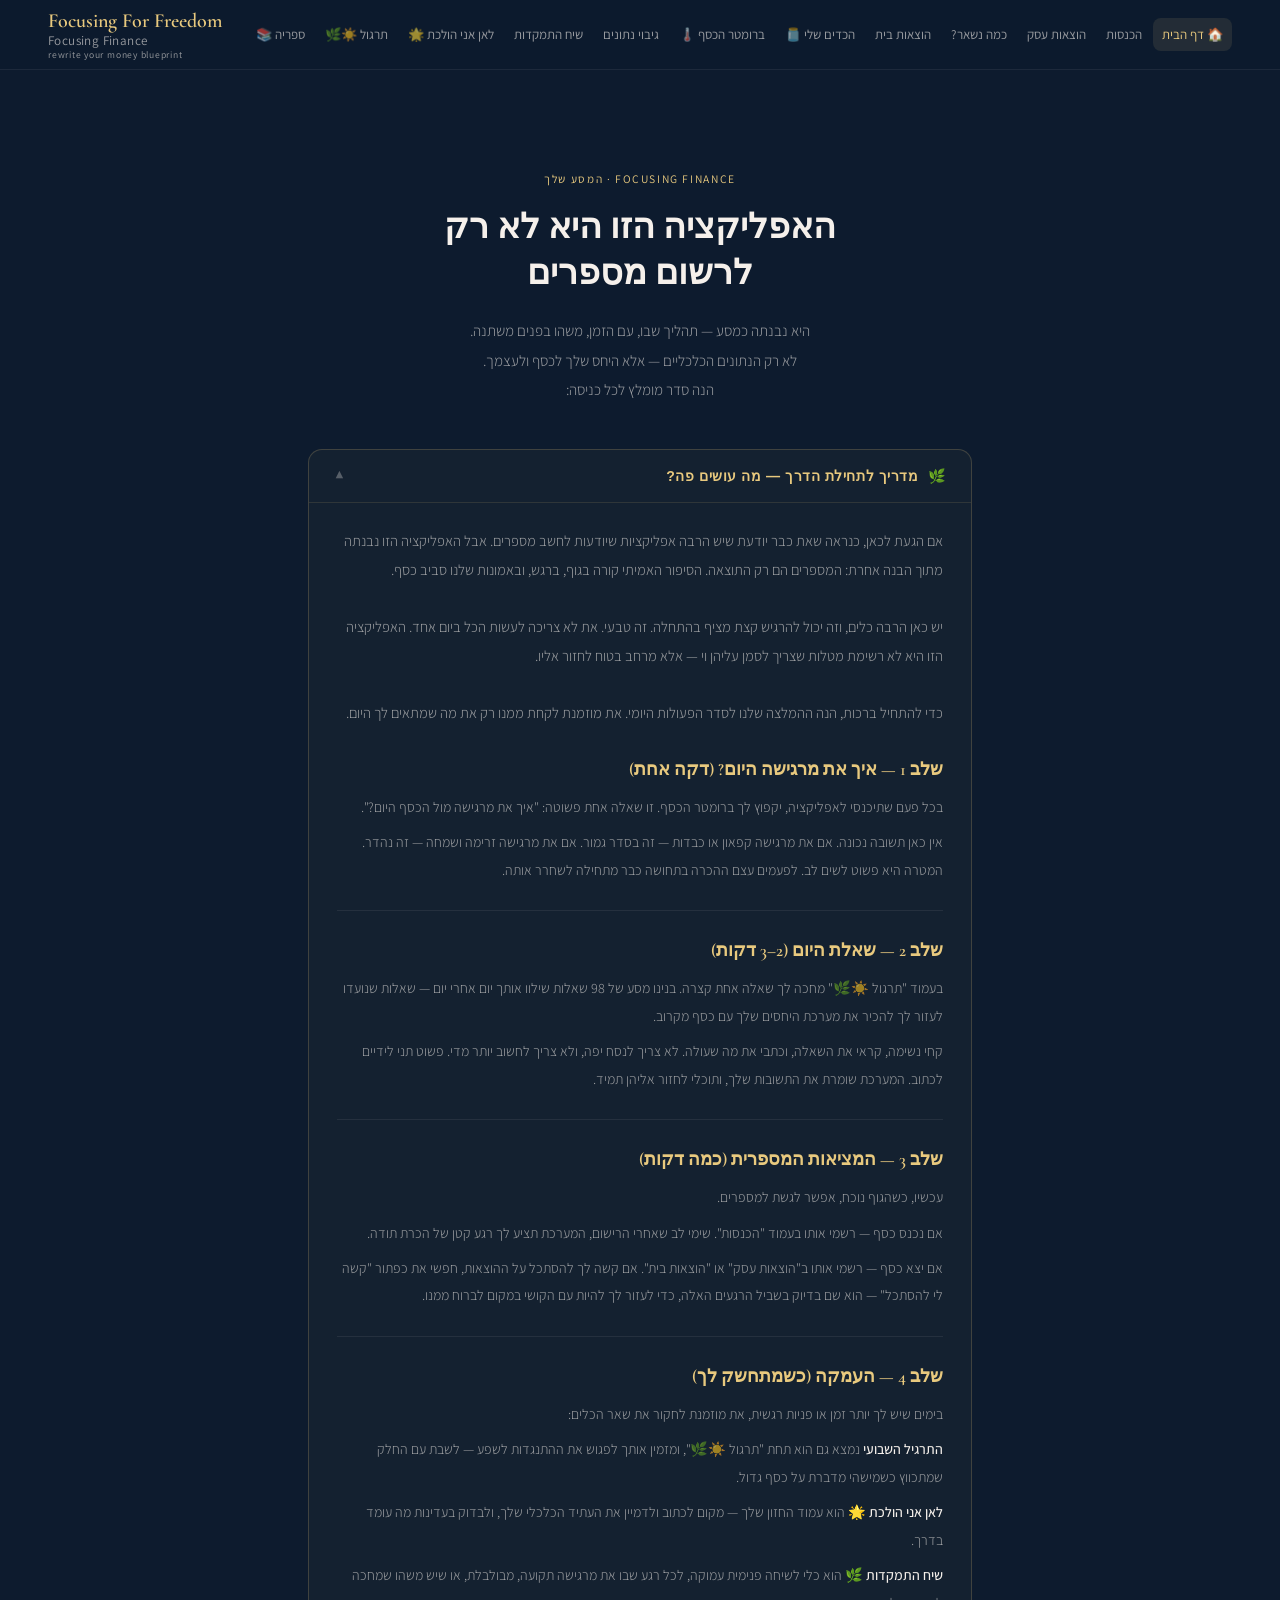
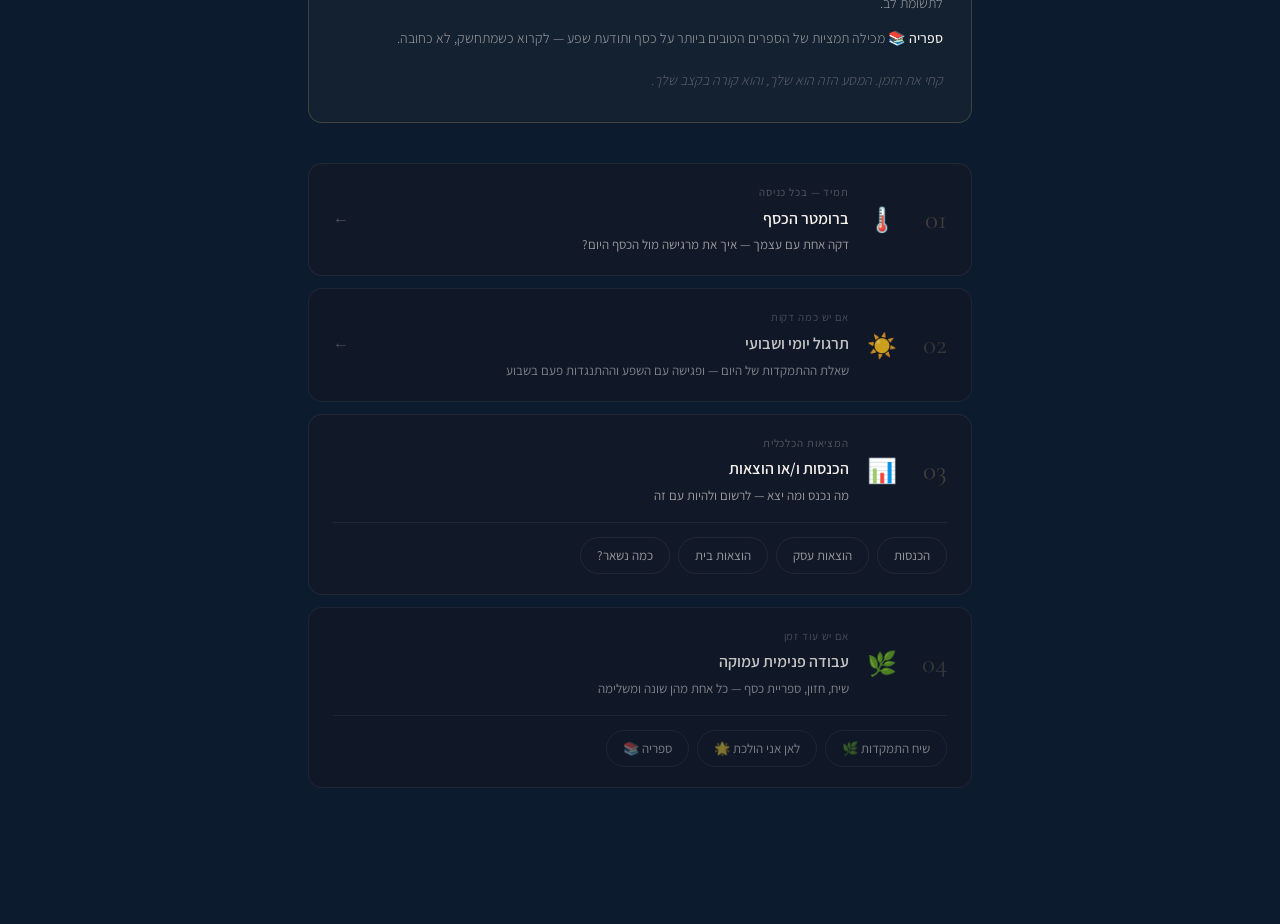
<file: home.html>
<!DOCTYPE html>
<html lang="he" dir="rtl">
<head>
  <meta charset="UTF-8">
  <meta name="viewport" content="width=device-width, initial-scale=1.0">
  <title>Focusing Finance</title>
  <link rel="stylesheet" href="styles.css">
  <script src="app.js"></script>
  <style>
    .journey-intro {
      text-align: center;
      padding: 52px 0 44px;
      max-width: 560px;
      margin: 0 auto;
    }
    .journey-eyebrow {
      font-size: 0.72rem;
      letter-spacing: 0.14em;
      text-transform: uppercase;
      color: var(--accent);
      margin-bottom: 16px;
    }
    .journey-title {
      font-family: 'Cormorant Garamond', serif;
      font-size: clamp(1.7rem, 3vw, 2.2rem);
      font-weight: 600;
      line-height: 1.3;
      margin-bottom: 20px;
    }
    .journey-body {
      font-size: 0.95rem;
      color: var(--text-muted);
      line-height: 1.95;
      font-weight: 300;
    }

    .steps { display: flex; flex-direction: column; gap: 12px; margin-bottom: 56px; }

    /* Single-link step */
    .step-card {
      display: flex; align-items: center; gap: 18px;
      background: var(--bg-card);
      border: 1px solid var(--border);
      border-radius: var(--radius);
      padding: 20px 24px;
      text-decoration: none; color: var(--text);
      transition: all var(--transition);
    }
    .step-card:hover {
      border-color: var(--border-accent);
      background: var(--bg-card-2);
      transform: translateX(-4px);
    }

    /* Multi-link step */
    .step-group {
      background: var(--bg-card);
      border: 1px solid var(--border);
      border-radius: var(--radius);
      padding: 20px 24px;
      transition: border-color var(--transition);
    }
    .step-group:hover { border-color: var(--border-accent); }
    .step-group-top { display: flex; align-items: center; gap: 18px; margin-bottom: 16px; }
    .step-pills {
      display: flex; gap: 8px; flex-wrap: wrap;
      border-top: 1px solid var(--border);
      padding-top: 14px;
    }
    .step-pill {
      display: inline-flex; align-items: center; gap: 5px;
      border: 1px solid var(--border);
      border-radius: 20px;
      padding: 7px 16px;
      font-size: 0.82rem;
      color: var(--text-muted);
      text-decoration: none;
      transition: all var(--transition);
    }
    .step-pill:hover {
      border-color: var(--accent);
      color: var(--accent);
      background: var(--accent-light);
    }

    /* Shared */
    .step-num {
      font-family: 'Cormorant Garamond', serif;
      font-size: 1.7rem;
      color: rgba(232,201,126,0.22);
      width: 32px; flex-shrink: 0; line-height: 1;
    }
    .step-icon { font-size: 1.5rem; flex-shrink: 0; }
    .step-body { flex: 1; }
    .step-when {
      font-size: 0.69rem; letter-spacing: 0.08em;
      color: var(--text-faint); margin-bottom: 4px;
    }
    .step-title { font-size: 1rem; font-weight: 600; margin-bottom: 3px; }
    .step-desc { font-size: 0.82rem; color: var(--text-muted); line-height: 1.6; }
    .step-arrow { font-size: 1rem; color: var(--text-faint); flex-shrink: 0; transition: color var(--transition); }
    .step-card:hover .step-arrow { color: var(--accent); }

    .step-optional { opacity: 0.8; }
    .step-optional:hover { opacity: 1; }

    /* ── GUIDE SECTION ── */
    .guide-wrap {
      margin-bottom: 40px;
      border: 1px solid rgba(232,201,126,0.2);
      border-radius: var(--radius);
      background: rgba(232,201,126,0.03);
      overflow: hidden;
    }

    .guide-toggle {
      width: 100%;
      display: flex;
      align-items: center;
      justify-content: space-between;
      padding: 18px 24px;
      background: none;
      border: none;
      cursor: pointer;
      color: var(--text);
      text-align: right;
    }
    .guide-toggle-label {
      display: flex; align-items: center; gap: 10px;
      font-size: 0.88rem;
      font-weight: 600;
      letter-spacing: 0.04em;
      color: var(--accent);
    }
    .guide-toggle-arrow {
      font-size: 0.8rem;
      color: var(--text-faint);
      transition: transform 0.3s;
    }
    .guide-wrap.open .guide-toggle-arrow { transform: rotate(180deg); }

    .guide-body {
      display: none;
      padding: 4px 28px 28px;
      border-top: 1px solid rgba(232,201,126,0.12);
    }
    .guide-wrap.open .guide-body { display: block; }

    .guide-intro {
      font-size: 0.92rem;
      color: var(--text-muted);
      line-height: 1.95;
      font-weight: 300;
      margin: 20px 0 28px;
    }

    .guide-step {
      margin-bottom: 26px;
      padding-bottom: 26px;
      border-bottom: 1px solid rgba(245,240,235,0.07);
    }
    .guide-step:last-child { border-bottom: none; margin-bottom: 0; padding-bottom: 0; }

    .guide-step-title {
      font-family: 'Cormorant Garamond', serif;
      font-size: 1.1rem;
      font-weight: 600;
      color: var(--accent);
      margin-bottom: 10px;
    }
    .guide-step-body {
      font-size: 0.88rem;
      color: var(--text-muted);
      line-height: 1.95;
      font-weight: 300;
    }
    .guide-step-body p { margin-bottom: 8px; }
    .guide-step-body p:last-child { margin-bottom: 0; }
  </style>
</head>
<body>

<nav id="navbar"></nav>

<main class="main">
  <div class="container-sm">

    <div class="journey-intro">
      <div class="journey-eyebrow">Focusing Finance · המסע שלך</div>
      <h1 class="journey-title">האפליקציה הזו היא לא רק<br/>לרשום מספרים</h1>
      <p class="journey-body">
        היא נבנתה כמסע — תהליך שבו, עם הזמן, משהו בפנים משתנה.<br/>
        לא רק הנתונים הכלכליים — אלא היחס שלך לכסף ולעצמך.<br/>
        הנה סדר מומלץ לכל כניסה:
      </p>
    </div>

    <!-- ── GUIDE ── -->
    <div class="guide-wrap" id="guide-wrap">
      <button class="guide-toggle" onclick="toggleGuide()">
        <div class="guide-toggle-label">
          <span>🌿</span>
          <span>מדריך לתחילת הדרך — מה עושים פה?</span>
        </div>
        <span class="guide-toggle-arrow">▼</span>
      </button>
      <div class="guide-body">
        <p class="guide-intro">
          אם הגעת לכאן, כנראה שאת כבר יודעת שיש הרבה אפליקציות שיודעות לחשב מספרים. אבל האפליקציה הזו נבנתה מתוך הבנה אחרת: המספרים הם רק התוצאה. הסיפור האמיתי קורה בגוף, ברגש, ובאמונות שלנו סביב כסף.<br/><br/>
          יש כאן הרבה כלים, וזה יכול להרגיש קצת מציף בהתחלה. זה טבעי. את לא צריכה לעשות הכל ביום אחד. האפליקציה הזו היא לא רשימת מטלות שצריך לסמן עליהן וי — אלא מרחב בטוח לחזור אליו.<br/><br/>
          כדי להתחיל ברכות, הנה ההמלצה שלנו לסדר הפעולות היומי. את מוזמנת לקחת ממנו רק את מה שמתאים לך היום.
        </p>

        <div class="guide-step">
          <div class="guide-step-title">שלב 1 — איך את מרגישה היום? (דקה אחת)</div>
          <div class="guide-step-body">
            <p>בכל פעם שתיכנסי לאפליקציה, יקפוץ לך ברומטר הכסף. זו שאלה אחת פשוטה: "איך את מרגישה מול הכסף היום?".</p>
            <p>אין כאן תשובה נכונה. אם את מרגישה קפאון או כבדות — זה בסדר גמור. אם את מרגישה זרימה ושמחה — זה נהדר. המטרה היא פשוט לשים לב. לפעמים עצם ההכרה בתחושה כבר מתחילה לשחרר אותה.</p>
          </div>
        </div>

        <div class="guide-step">
          <div class="guide-step-title">שלב 2 — שאלת היום (2–3 דקות)</div>
          <div class="guide-step-body">
            <p>בעמוד "תרגול ☀️🌿" מחכה לך שאלה אחת קצרה. בנינו מסע של 98 שאלות שילוו אותך יום אחרי יום — שאלות שנועדו לעזור לך להכיר את מערכת היחסים שלך עם כסף מקרוב.</p>
            <p>קחי נשימה, קראי את השאלה, וכתבי את מה שעולה. לא צריך לנסח יפה, ולא צריך לחשוב יותר מדי. פשוט תני לידיים לכתוב. המערכת שומרת את התשובות שלך, ותוכלי לחזור אליהן תמיד.</p>
          </div>
        </div>

        <div class="guide-step">
          <div class="guide-step-title">שלב 3 — המציאות המספרית (כמה דקות)</div>
          <div class="guide-step-body">
            <p>עכשיו, כשהגוף נוכח, אפשר לגשת למספרים.</p>
            <p>אם נכנס כסף — רשמי אותו בעמוד "הכנסות". שימי לב שאחרי הרישום, המערכת תציע לך רגע קטן של הכרת תודה.</p>
            <p>אם יצא כסף — רשמי אותו ב"הוצאות עסק" או "הוצאות בית". אם קשה לך להסתכל על ההוצאות, חפשי את כפתור "קשה לי להסתכל" — הוא שם בדיוק בשביל הרגעים האלה, כדי לעזור לך להיות עם הקושי במקום לברוח ממנו.</p>
          </div>
        </div>

        <div class="guide-step">
          <div class="guide-step-title">שלב 4 — העמקה (כשמתחשק לך)</div>
          <div class="guide-step-body">
            <p>בימים שיש לך יותר זמן או פניות רגשית, את מוזמנת לחקור את שאר הכלים:</p>
            <p><strong style="color:var(--text); font-weight:500;">התרגיל השבועי</strong> נמצא גם הוא תחת "תרגול ☀️🌿", ומזמין אותך לפגוש את ההתנגדות לשפע — לשבת עם החלק שמתכווץ כשמישהי מדברת על כסף גדול.</p>
            <p><strong style="color:var(--text); font-weight:500;">לאן אני הולכת 🌟</strong> הוא עמוד החזון שלך — מקום לכתוב ולדמיין את העתיד הכלכלי שלך, ולבדוק בעדינות מה עומד בדרך.</p>
            <p><strong style="color:var(--text); font-weight:500;">שיח התמקדות 🌿</strong> הוא כלי לשיחה פנימית עמוקה, לכל רגע שבו את מרגישה תקועה, מבולבלת, או שיש משהו שמחכה לתשומת לב.</p>
            <p><strong style="color:var(--text); font-weight:500;">ספריה 📚</strong> מכילה תמציות של הספרים הטובים ביותר על כסף ותודעת שפע — לקרוא כשמתחשק, לא כחובה.</p>
            <p style="margin-top:14px; font-style:italic; color:var(--text-faint);">קחי את הזמן. המסע הזה הוא שלך, והוא קורה בקצב שלך.</p>
          </div>
        </div>
      </div>
    </div>

    <div class="steps">

      <!-- 1: Barometer — always -->
      <a href="barometer.html" class="step-card">
        <div class="step-num">01</div>
        <div class="step-icon">🌡️</div>
        <div class="step-body">
          <div class="step-when">תמיד — בכל כניסה</div>
          <div class="step-title">ברומטר הכסף</div>
          <div class="step-desc">דקה אחת עם עצמך — איך את מרגישה מול הכסף היום?</div>
        </div>
        <div class="step-arrow">←</div>
      </a>

      <!-- 2: Daily practice — if time -->
      <a href="daily-practice.html" class="step-card step-optional">
        <div class="step-num">02</div>
        <div class="step-icon">☀️</div>
        <div class="step-body">
          <div class="step-when">אם יש כמה דקות</div>
          <div class="step-title">תרגול יומי ושבועי</div>
          <div class="step-desc">שאלת ההתמקדות של היום — ופגישה עם השפע וההתנגדות פעם בשבוע</div>
        </div>
        <div class="step-arrow">←</div>
      </a>

      <!-- 3: Financial tracking — multiple links -->
      <div class="step-group">
        <div class="step-group-top">
          <div class="step-num">03</div>
          <div class="step-icon">📊</div>
          <div class="step-body">
            <div class="step-when">המציאות הכלכלית</div>
            <div class="step-title">הכנסות ו/או הוצאות</div>
            <div class="step-desc">מה נכנס ומה יצא — לרשום ולהיות עם זה</div>
          </div>
        </div>
        <div class="step-pills">
          <a href="income.html"        class="step-pill">הכנסות</a>
          <a href="expenses.html"      class="step-pill">הוצאות עסק</a>
          <a href="home-expenses.html" class="step-pill">הוצאות בית</a>
          <a href="summary.html"       class="step-pill">כמה נשאר?</a>
        </div>
      </div>

      <!-- 4: Deep work — if more time -->
      <div class="step-group step-optional">
        <div class="step-group-top">
          <div class="step-num">04</div>
          <div class="step-icon">🌿</div>
          <div class="step-body">
            <div class="step-when">אם יש עוד זמן</div>
            <div class="step-title">עבודה פנימית עמוקה</div>
            <div class="step-desc">שיח, חזון, ספריית כסף — כל אחת מהן שונה ומשלימה</div>
          </div>
        </div>
        <div class="step-pills">
          <a href="focusing-chat.html" class="step-pill">שיח התמקדות 🌿</a>
          <a href="vision.html"        class="step-pill">לאן אני הולכת 🌟</a>
          <a href="books.html"         class="step-pill">ספריה 📚</a>
        </div>
      </div>

    </div>

  </div>
</main>

<script>
  initNav('home');

  function toggleGuide() {
    const wrap = document.getElementById('guide-wrap');
    wrap.classList.toggle('open');
    if (wrap.classList.contains('open')) {
      localStorage.removeItem('ff_guide_seen');
    } else {
      localStorage.setItem('ff_guide_seen', '1');
    }
  }

  // Open guide automatically on first visit
  if (!localStorage.getItem('ff_guide_seen')) {
    document.getElementById('guide-wrap').classList.add('open');
  }
</script>
</body>
</html>
</file>
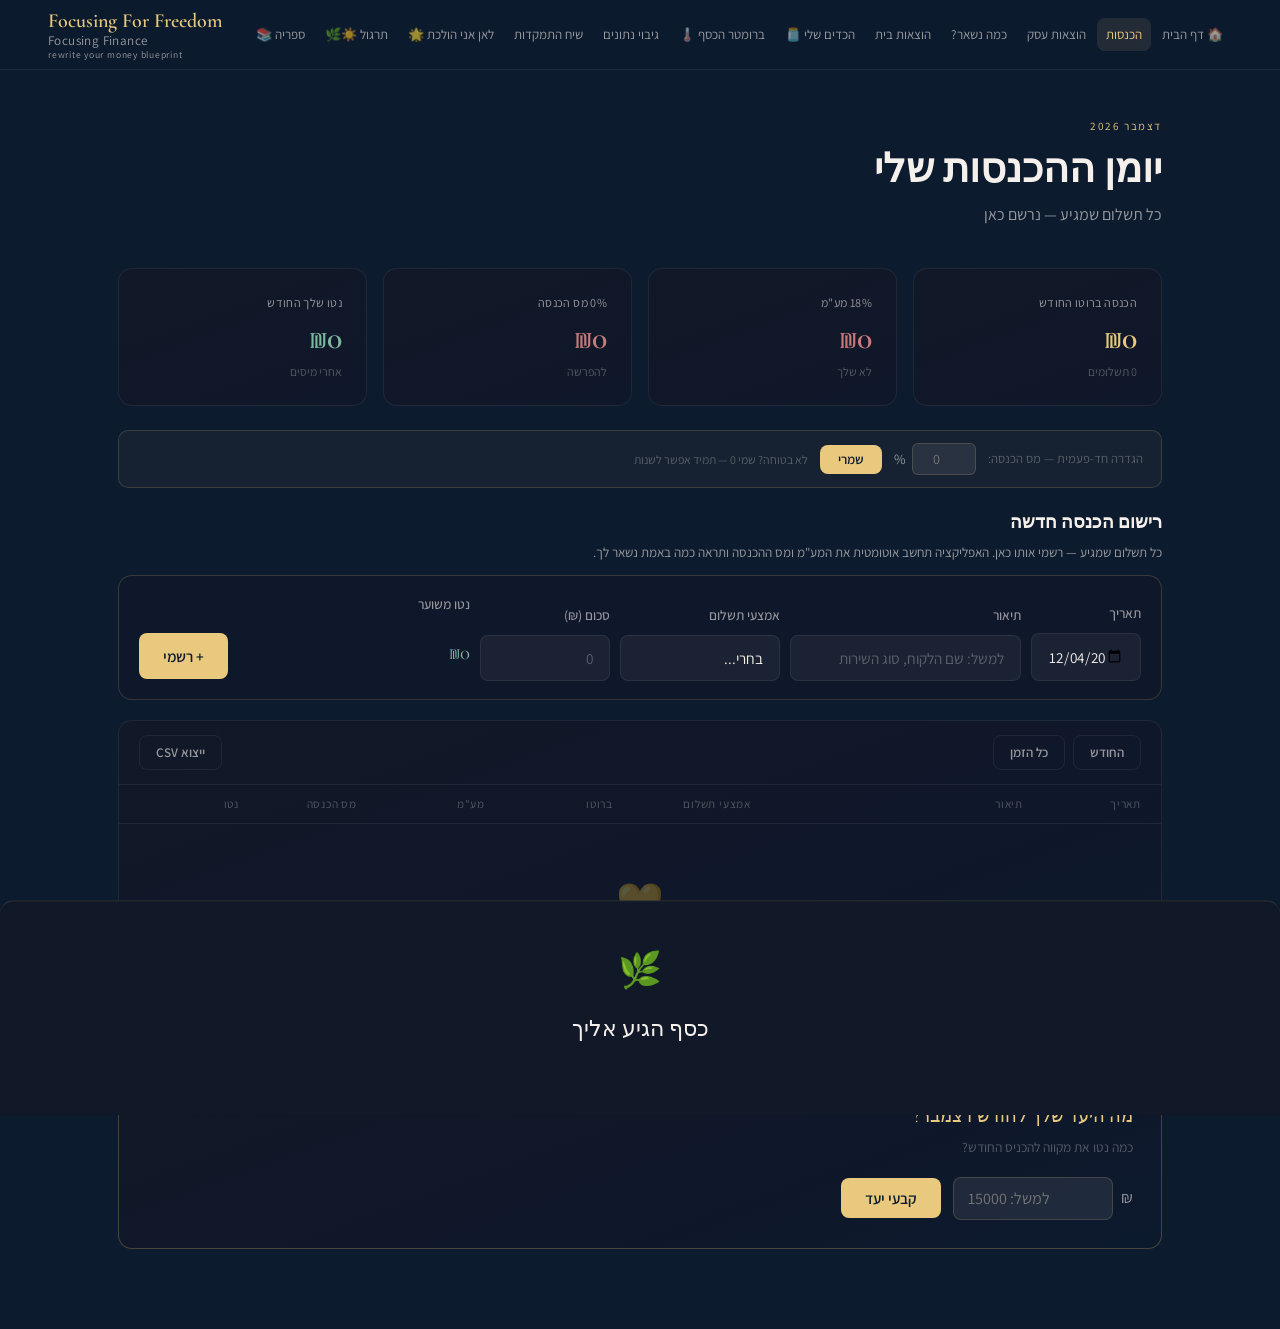
<file: income.html>
<!DOCTYPE html>
<html lang="he" dir="rtl">
<head>
  <meta charset="UTF-8">
  <meta name="viewport" content="width=device-width, initial-scale=1.0">
  <title>Focusing Finance — לוח בקרה</title>
  <link rel="stylesheet" href="styles.css">
  <script src="app.js"></script>
  <style>
    .income-log-row {
      display: grid;
      grid-template-columns: 110px 1fr 130px 120px 120px 110px 100px;
      align-items: center;
      padding: 13px 20px;
      border-bottom: 1px solid var(--border);
      transition: background var(--transition);
      gap: 8px;
    }
    .income-log-row:last-child { border-bottom: none; }
    .income-log-row:hover { background: rgba(245,240,235,0.02); }

    .income-log-row.editing { background: rgba(201,169,110,0.05); }

    .income-log-header {
      display: grid;
      grid-template-columns: 110px 1fr 130px 120px 120px 110px 100px;
      padding: 10px 20px;
      border-bottom: 1px solid var(--border);
      gap: 8px;
    }

    .edit-input {
      width: 100%; background: rgba(245,240,235,0.08);
      border: 1px solid var(--border-accent); border-radius: 6px;
      padding: 6px 10px; color: var(--text);
      font-family: 'Assistant', sans-serif; font-size: 0.85rem;
      direction: rtl;
    }
    .edit-input:focus { outline: none; border-color: var(--accent); }

    .edit-select {
      width: 100%; background: #1a2e22;
      border: 1px solid var(--border-accent); border-radius: 6px;
      padding: 6px 10px; color: var(--text);
      font-family: 'Assistant', sans-serif; font-size: 0.82rem;
      -webkit-appearance: none;
    }
    .edit-select:focus { outline: none; border-color: var(--accent); }

    .fm-textarea {
      width: 100%;
      background: rgba(245,240,235,0.05);
      border: 1px solid rgba(232,201,126,0.2);
      border-radius: 10px;
      padding: 14px 16px;
      color: var(--text);
      font-family: 'Assistant', sans-serif;
      font-size: 0.92rem;
      line-height: 1.7;
      resize: none;
      min-height: 96px;
      margin-bottom: 20px;
      direction: rtl;
      text-align: right;
    }
    .fm-textarea::placeholder { color: rgba(245,240,235,0.28); }
    .fm-textarea:focus { outline: none; border-color: rgba(232,201,126,0.45); }

    .log-date { font-size: 0.83rem; color: var(--text-muted); }
    .log-desc { font-size: 0.92rem; font-weight: 500; }
    .log-method { }
    .log-gross { font-size: 0.88rem; color: var(--text-muted); }
    .log-vat { font-size: 0.85rem; color: var(--red); }
    .log-tax { font-size: 0.85rem; color: var(--red); }
    .log-net { font-size: 0.95rem; font-weight: 700; color: var(--green); }

    .quick-add-bar {
      background: var(--bg-card-2);
      border: 1px solid var(--border-accent);
      border-radius: var(--radius);
      padding: 18px 20px;
      display: grid;
      grid-template-columns: 110px 1fr 160px 130px 1fr auto;
      gap: 10px;
      align-items: end;
      margin-bottom: 20px;
    }

    @media (max-width: 900px) {
      .income-log-header { display: none; }
      .income-log-row {
        grid-template-columns: 1fr 1fr;
        grid-template-rows: auto auto auto;
      }
      .quick-add-bar {
        grid-template-columns: 1fr 1fr;
        grid-template-rows: auto auto auto;
      }
    }
  </style>
</head>
<body>

<nav id="navbar"></nav>

<main class="main">
  <div class="container">

    <div class="page-header">
      <div class="page-label" id="month-label"></div>
      <h1 class="page-title">יומן ההכנסות שלי</h1>
      <p class="page-subtitle">כל תשלום שמגיע — נרשם כאן</p>
    </div>

    <!-- Stats -->
    <div class="stats-grid" style="margin-bottom:24px;">
      <div class="stat-card">
        <div class="stat-label">הכנסה ברוטו החודש</div>
        <div class="stat-value accent" id="stat-gross">₪0</div>
        <div class="stat-sub" id="stat-count">0 תשלומים</div>
      </div>
      <div class="stat-card">
        <div class="stat-label">18% מע"מ</div>
        <div class="stat-value danger" id="stat-vat">₪0</div>
        <div class="stat-sub">לא שלך</div>
      </div>
      <div class="stat-card">
        <div class="stat-label" id="stat-tax-label">0% מס הכנסה</div>
        <div class="stat-value danger" id="stat-tax">₪0</div>
        <div class="stat-sub">להפרשה</div>
      </div>
      <div class="stat-card">
        <div class="stat-label">נטו שלך החודש</div>
        <div class="stat-value positive" id="stat-net">₪0</div>
        <div class="stat-sub">אחרי מיסים</div>
      </div>
    </div>

    <!-- Tax rate setting — always visible -->
    <div id="setup-prompt" style="margin-bottom:20px; display:flex; align-items:center; gap:12px; flex-wrap:wrap; background:rgba(201,169,110,0.05); border:1px solid rgba(201,169,110,0.2); border-radius:10px; padding:12px 18px;">
      <span style="font-size:0.8rem; color:var(--text-faint); white-space:nowrap;">הגדרה חד-פעמית — מס הכנסה:</span>
      <div style="display:flex; align-items:center; gap:6px;">
        <input type="number" id="tax-rate-input" min="0" max="50" placeholder="0"
          style="width:64px; background:rgba(245,240,235,0.08); border:1px solid var(--border-accent); border-radius:6px; padding:6px 10px; color:var(--text); font-family:'Assistant',sans-serif; font-size:0.88rem; text-align:center; direction:ltr;"/>
        <span style="color:var(--text-muted); font-size:0.88rem;">%</span>
      </div>
      <button onclick="saveTaxRate()" class="btn btn-primary" style="padding:6px 18px; font-size:0.82rem;">שמרי</button>
      <span style="font-size:0.75rem; color:var(--text-faint);">לא בטוחה? שמי 0 — תמיד אפשר לשנות</span>
    </div>

    <!-- Quick add -->
    <div style="margin-bottom:12px;">
      <div style="font-family:'Cormorant Garamond',serif; font-size:1.15rem; font-weight:600; color:var(--text); margin-bottom:4px;">רישום הכנסה חדשה</div>
      <div style="font-size:0.83rem; color:var(--text-muted);">כל תשלום שמגיע — רשמי אותו כאן. האפליקציה תחשב אוטומטית את המע"מ ומס ההכנסה ותראה כמה באמת נשאר לך.</div>
    </div>
    <div class="quick-add-bar">
      <div class="form-group" style="margin-bottom:0;">
        <label class="form-label">תאריך</label>
        <input type="date" class="form-input" id="q-date"/>
      </div>
      <div class="form-group" style="margin-bottom:0;">
        <label class="form-label">תיאור</label>
        <input type="text" class="form-input" id="q-desc" placeholder="למשל: שם הלקוח, סוג השירות"/>
      </div>
      <div class="form-group" style="margin-bottom:0;">
        <label class="form-label">אמצעי תשלום</label>
        <select class="form-select" id="q-method">
          <option value="">בחרי...</option>
          <option value="bit">ביט</option>
          <option value="paybox">פייבוקס</option>
          <option value="credit">כרטיס אשראי</option>
          <option value="cash">מזומן</option>
          <option value="check">שיק</option>
          <option value="transfer">העברה בנקאית</option>
        </select>
      </div>
      <div class="form-group" style="margin-bottom:0;">
        <label class="form-label">סכום (₪)</label>
        <input type="number" class="form-input" id="q-amount" placeholder="0" min="0" oninput="previewNet()"/>
      </div>
      <div class="form-group" style="margin-bottom:0;">
        <label class="form-label">נטו משוער</label>
        <div style="padding:12px 0; font-family:'Cormorant Garamond',serif; font-size:1.3rem; color:var(--green);" id="q-preview">₪0</div>
      </div>
      <div style="padding-bottom:2px;">
        <button class="btn btn-primary" onclick="addIncome()" style="height:46px; padding:0 24px;">+ רשמי</button>
      </div>
    </div>

    <!-- Income log -->
    <div class="card" style="padding:0; overflow:hidden;">

      <!-- Filter bar -->
      <div style="display:flex; align-items:center; justify-content:space-between; padding:14px 20px; border-bottom:1px solid var(--border);">
        <div style="display:flex; gap:8px;">
          <button class="btn btn-ghost btn-sm active-filter" id="filter-month" onclick="setFilter('month')">החודש</button>
          <button class="btn btn-ghost btn-sm" id="filter-all" onclick="setFilter('all')">כל הזמן</button>
        </div>
        <button class="btn btn-ghost btn-sm" onclick="exportCSV()">ייצוא CSV</button>
      </div>

      <!-- Table header -->
      <div class="income-log-header">
        <div style="font-size:0.72rem; letter-spacing:0.07em; color:var(--text-faint);">תאריך</div>
        <div style="font-size:0.72rem; letter-spacing:0.07em; color:var(--text-faint);">תיאור</div>
        <div style="font-size:0.72rem; letter-spacing:0.07em; color:var(--text-faint);">אמצעי תשלום</div>
        <div style="font-size:0.72rem; letter-spacing:0.07em; color:var(--text-faint);">ברוטו</div>
        <div style="font-size:0.72rem; letter-spacing:0.07em; color:var(--text-faint);">מע"מ</div>
        <div style="font-size:0.72rem; letter-spacing:0.07em; color:var(--text-faint);">מס הכנסה</div>
        <div style="font-size:0.72rem; letter-spacing:0.07em; color:var(--text-faint);">נטו</div>
      </div>

      <!-- Rows -->
      <div id="income-rows"></div>

      <!-- Empty state -->
      <div id="income-empty" style="display:none;" class="empty-state">
        <div class="empty-icon">💛</div>
        <p>עדיין אין הכנסות רשומות.<br/>כשיגיע תשלום — רשמי אותו למעלה.</p>
      </div>

      <!-- Totals row -->
      <div id="totals-row" style="display:none; background:rgba(201,169,110,0.05); border-top:1px solid var(--border-accent);">
        <div class="income-log-row" style="border-bottom:none;">
          <div style="font-size:0.78rem; color:var(--text-faint);">סה"כ</div>
          <div></div>
          <div></div>
          <div style="font-weight:700; color:var(--accent);" id="total-gross-row">₪0</div>
          <div style="font-weight:600; color:var(--red);" id="total-vat-row">₪0</div>
          <div style="font-weight:600; color:var(--red);" id="total-tax-row">₪0</div>
          <div style="font-weight:700; color:var(--green); font-size:1.05rem;" id="total-net-row">₪0</div>
        </div>
      </div>
    </div>

    <!-- Reflection section (previous month) -->
    <div id="reflection-section" style="display:none; margin-top:28px;"></div>

    <!-- Monthly goal section -->
    <div class="card" style="margin-top:28px; border-color:rgba(201,169,110,0.3);">
      <div id="goal-section"></div>
    </div>

  </div>
</main>

<!-- Focusing Moment -->
<div class="focusing-overlay" id="fo-overlay" onclick="closeFocusing()"></div>
<div class="focusing-panel" id="fo-panel">
  <div class="focusing-panel-inner">
    <div class="fm-icon" id="fo-icon">🌿</div>
    <div class="fm-amount" id="fo-amount"></div>
    <div class="fm-title" id="fo-title">כסף הגיע אליך</div>
    <div class="fm-text" id="fo-text"></div>
    <div id="fo-response-wrap" style="display:none;">
      <textarea class="fm-textarea" id="fo-response" placeholder="כתבי כאן — מה עולה בך? מה הגוף מרגיש?"></textarea>
    </div>
    <div class="fm-actions" id="fo-actions"></div>
  </div>
</div>

<script>
  const MONTHS = ['ינואר','פברואר','מרץ','אפריל','מאי','יוני','יולי','אוגוסט','ספטמבר','אוקטובר','נובמבר','דצמבר'];
  const METHOD_LABELS = { bit:'ביט', paybox:'פייבוקס', credit:'כרטיס אשראי', cash:'מזומן', check:'שיק', transfer:'העברה בנקאית' };
  const FOCUSING_PROMPTS_STEP1 = [
    'שבי רגע עם הסכום הזה.\n\nאיפה בגוף את מרגישה אותו עכשיו?\nמה עולה בך?',
    'הכסף הזה הגיע — עצרי שניה.\n\nמה מרגיש הגוף שלך עכשיו?\nיש שם שמחה? הקלה? חשש? הכל בסדר.',
    'לפני שממשיכים —\n\nמה עולה בך עם הסכום הזה?\nתני לתחושה להיות שם, בלי לשפוט אותה.',
    'כל שקל שמגיע אליך הוא ביטוי לערך שנתת.\n\nמה הגוף שלך מרגיש עכשיו, עם המספר הזה?',
  ];

  let currentFilter = 'month';

  function fmt(n) { return '₪' + Math.round(n).toLocaleString('he-IL'); }
  function fmtDate(d) {
    const dt = new Date(d);
    return dt.getDate() + ' ' + MONTHS[dt.getMonth()];
  }

  function getSettings() { return JSON.parse(localStorage.getItem('ff_settings') || '{"incomeTaxRate":0}'); }
  function getIncomes() { return JSON.parse(localStorage.getItem('ff_incomes') || '[]'); }
  function saveIncomes(arr) { localStorage.setItem('ff_incomes', JSON.stringify(arr)); }

  function calcNet(amount, taxRate) {
    const vat = amount * 0.18;
    const base = amount - vat;
    const tax = base * (taxRate / 100);
    return { gross: amount, vat, base, tax, net: base - tax };
  }

  // Set today's date
  document.getElementById('q-date').value = new Date().toLocaleDateString('en-CA');

  function saveTaxRate() {
    const val = parseInt(document.getElementById('tax-rate-input').value) || 0;
    const settings = getSettings();
    settings.incomeTaxRate = val;
    localStorage.setItem('ff_settings', JSON.stringify(settings));
    render();
  }

  function previewNet() {
    const amount = parseFloat(document.getElementById('q-amount').value) || 0;
    const settings = getSettings();
    const c = calcNet(amount, settings.incomeTaxRate || 0);
    document.getElementById('q-preview').textContent = fmt(c.net);
  }

  function addIncome() {
    const date = document.getElementById('q-date').value;
    const desc = document.getElementById('q-desc').value.trim();
    const method = document.getElementById('q-method').value;
    const amount = parseFloat(document.getElementById('q-amount').value);

    if (!date) { alert('אנא בחרי תאריך'); return; }
    if (!amount || amount <= 0) { alert('אנא הכניסי סכום'); return; }
    if (!method) { alert('אנא בחרי אמצעי תשלום'); return; }

    const income = {
      id: Date.now().toString(),
      date, amount, method,
      description: desc || 'תשלום',
      createdAt: new Date().toISOString()
    };

    const incomes = getIncomes();
    incomes.push(income);
    saveIncomes(incomes);

    // Reset
    document.getElementById('q-desc').value = '';
    document.getElementById('q-method').value = '';
    document.getElementById('q-amount').value = '';
    document.getElementById('q-preview').textContent = '₪0';
    document.getElementById('q-date').value = new Date().toLocaleDateString('en-CA');

    showFocusingMoment(amount);
    render();
  }

  function showFocusingMoment(amount) {
    const prompt = FOCUSING_PROMPTS_STEP1[Math.floor(Math.random() * FOCUSING_PROMPTS_STEP1.length)];
    document.getElementById('fo-amount').textContent = fmt(amount);
    document.getElementById('fo-icon').textContent = '🌿';
    document.getElementById('fo-title').textContent = 'כסף הגיע אליך';
    document.getElementById('fo-text').textContent = prompt;
    document.getElementById('fo-response').value = '';
    document.getElementById('fo-response-wrap').style.display = 'block';
    document.getElementById('fo-actions').innerHTML = `
      <button class="btn btn-primary" onclick="showFocusingStep2()">המשיכי ←</button>
      <button class="btn btn-ghost" onclick="closeFocusing()">דלגי</button>
    `;
    document.getElementById('fo-overlay').classList.add('visible');
    document.getElementById('fo-panel').classList.add('visible');
  }

  function showFocusingStep2() {
    const text = (document.getElementById('fo-response')?.value || '').trim();
    if (text) {
      const reflections = JSON.parse(localStorage.getItem('ff_income_reflections') || '[]');
      reflections.unshift({ date: new Date().toISOString(), text });
      localStorage.setItem('ff_income_reflections', JSON.stringify(reflections));
    }
    document.getElementById('fo-response-wrap').style.display = 'none';
    document.getElementById('fo-icon').textContent = '🙏';
    document.getElementById('fo-title').textContent = 'רגע אחד נוסף';
    document.getElementById('fo-text').textContent = 'האם יש בך מקום — ולו קטן — להגיד תודה על הכסף הזה?\n\nלא חייבת להרגיש את זה בשלמות. גם תודה קטנה, מהמקום שיכול — מספיקה.';
    document.getElementById('fo-actions').innerHTML = `
      <button class="btn btn-primary" onclick="closeFocusing()" style="font-size:1.1rem;">תודה 🙏</button>
      <button class="btn btn-ghost" onclick="closeFocusing()">עדיין קשה לי — והכל בסדר</button>
    `;
  }

  function closeFocusing() {
    document.getElementById('fo-response-wrap').style.display = 'none';
    document.getElementById('fo-overlay').classList.remove('visible');
    document.getElementById('fo-panel').classList.remove('visible');
  }

  function deleteIncome(id) {
    if (!confirm('למחוק תשלום זה?')) return;
    saveIncomes(getIncomes().filter(i => i.id !== id));
    render();
  }

  function editIncome(id) {
    const inc = getIncomes().find(i => i.id === id);
    if (!inc) return;

    const row = document.getElementById('row-' + id);
    if (!row) return;

    row.classList.add('editing');
    row.innerHTML = `
      <input class="edit-input" type="date" id="edit-date-${id}" value="${inc.date}"/>
      <input class="edit-input" type="text" id="edit-desc-${id}" value="${inc.description}"/>
      <select class="edit-select" id="edit-method-${id}">
        <option value="bit" ${inc.method==='bit'?'selected':''}>ביט</option>
        <option value="paybox" ${inc.method==='paybox'?'selected':''}>פייבוקס</option>
        <option value="credit" ${inc.method==='credit'?'selected':''}>כרטיס אשראי</option>
        <option value="cash" ${inc.method==='cash'?'selected':''}>מזומן</option>
        <option value="check" ${inc.method==='check'?'selected':''}>שיק</option>
        <option value="transfer" ${inc.method==='transfer'?'selected':''}>העברה בנקאית</option>
      </select>
      <input class="edit-input" type="number" id="edit-amount-${id}" value="${inc.amount}" min="0" style="direction:ltr;"/>
      <div style="font-size:0.78rem; color:var(--text-faint); grid-column:span 2;">המחשב יחשב מחדש אחרי שמירה</div>
      <div style="display:flex; gap:6px; align-items:center;">
        <button class="btn btn-primary btn-sm" onclick="saveEdit('${id}')">שמרי</button>
        <button class="btn btn-ghost btn-sm" onclick="cancelEdit('${id}')">ביטול</button>
      </div>
    `;
    document.getElementById('edit-date-' + id).focus();
  }

  function saveEdit(id) {
    const date = document.getElementById('edit-date-' + id).value;
    const desc = document.getElementById('edit-desc-' + id).value.trim();
    const method = document.getElementById('edit-method-' + id).value;
    const amount = parseFloat(document.getElementById('edit-amount-' + id).value);

    if (!date || !amount || amount <= 0 || !method) {
      alert('אנא מלאי את כל השדות');
      return;
    }

    const incomes = getIncomes().map(i => {
      if (i.id !== id) return i;
      return { ...i, date, description: desc || 'תשלום', method, amount };
    });
    saveIncomes(incomes);
    render();
  }

  function cancelEdit(id) {
    render();
  }

  function setFilter(f) {
    currentFilter = f;
    document.getElementById('filter-month').style.background = f === 'month' ? 'var(--accent-light)' : '';
    document.getElementById('filter-month').style.color = f === 'month' ? 'var(--accent)' : '';
    document.getElementById('filter-all').style.background = f === 'all' ? 'var(--accent-light)' : '';
    document.getElementById('filter-all').style.color = f === 'all' ? 'var(--accent)' : '';

    const now = new Date();
    document.getElementById('month-label').textContent = f === 'month'
      ? MONTHS[now.getMonth()] + ' ' + now.getFullYear()
      : 'כל הזמן';
    render();
  }

  function getFilteredIncomes() {
    const all = getIncomes().sort((a,b) => new Date(b.date) - new Date(a.date));
    if (currentFilter === 'all') return all;
    const now = new Date();
    return all.filter(i => {
      const d = new Date(i.date);
      return d.getMonth() === now.getMonth() && d.getFullYear() === now.getFullYear();
    });
  }

  function render() {
    const settings = getSettings();
    const taxRate = settings.incomeTaxRate || 0;
    const incomes = getFilteredIncomes();
    const allIncomes = getIncomes();

    // Always show tax rate field, pre-filled with current value
    document.getElementById('tax-rate-input').value = taxRate || '';

    // Stats (always current month)
    const now = new Date();
    const monthIncomes = allIncomes.filter(i => {
      const d = new Date(i.date);
      return d.getMonth() === now.getMonth() && d.getFullYear() === now.getFullYear();
    });
    const monthGross = monthIncomes.reduce((s,i) => s+i.amount, 0);
    const mc = calcNet(monthGross, taxRate);
    document.getElementById('stat-gross').textContent = fmt(mc.gross);
    document.getElementById('stat-vat').textContent = fmt(mc.vat);
    document.getElementById('stat-tax').textContent = fmt(mc.tax);
    document.getElementById('stat-net').textContent = fmt(mc.net);
    document.getElementById('stat-count').textContent = monthIncomes.length + ' תשלומים';
    document.getElementById('stat-tax-label').textContent = taxRate + '% מס הכנסה';

    // Rows
    const container = document.getElementById('income-rows');
    const empty = document.getElementById('income-empty');
    const totalsRow = document.getElementById('totals-row');

    if (incomes.length === 0) {
      container.innerHTML = '';
      empty.style.display = 'block';
      totalsRow.style.display = 'none';
      return;
    }

    empty.style.display = 'none';
    totalsRow.style.display = 'block';

    let totalGross = 0, totalVat = 0, totalTax = 0, totalNet = 0;

    container.innerHTML = incomes.map(inc => {
      const c = calcNet(inc.amount, taxRate);
      totalGross += c.gross;
      totalVat += c.vat;
      totalTax += c.tax;
      totalNet += c.net;

      return `<div class="income-log-row" id="row-${inc.id}">
        <div class="log-date">${fmtDate(inc.date)}</div>
        <div class="log-desc">${inc.description}</div>
        <div class="log-method"><span class="badge badge-gold">${METHOD_LABELS[inc.method]||inc.method}</span></div>
        <div class="log-gross">${fmt(c.gross)}</div>
        <div class="log-vat">-${fmt(c.vat)}</div>
        <div class="log-tax">-${fmt(c.tax)}</div>
        <div class="log-net">${fmt(c.net)}</div>
        <div style="display:flex; gap:4px; align-items:center;">
          <button onclick="editIncome('${inc.id}')" title="ערכי" style="background:none;border:none;cursor:pointer;color:var(--text-faint);font-size:0.9rem;padding:4px 6px;" onmouseover="this.style.color='var(--accent)'" onmouseout="this.style.color='var(--text-faint)'">✎</button>
          <button onclick="deleteIncome('${inc.id}')" title="מחקי" style="background:none;border:none;cursor:pointer;color:var(--text-faint);font-size:1rem;padding:4px 6px;" onmouseover="this.style.color='var(--red)'" onmouseout="this.style.color='var(--text-faint)'">✕</button>
        </div>
      </div>`;
    }).join('');

    renderGoalSection();
    document.getElementById('total-gross-row').textContent = fmt(totalGross);
    document.getElementById('total-vat-row').textContent = fmt(totalVat);
    document.getElementById('total-tax-row').textContent = fmt(totalTax);
    document.getElementById('total-net-row').textContent = fmt(totalNet);
  }

  function exportCSV() {
    const settings = getSettings();
    const taxRate = settings.incomeTaxRate || 0;
    const incomes = getFilteredIncomes();
    const rows = [['תאריך','תיאור','אמצעי תשלום','ברוטו','מעמ','מס הכנסה','נטו']];
    incomes.forEach(inc => {
      const c = calcNet(inc.amount, taxRate);
      rows.push([inc.date, inc.description, METHOD_LABELS[inc.method]||inc.method,
        Math.round(c.gross), Math.round(c.vat), Math.round(c.tax), Math.round(c.net)]);
    });
    const csv = rows.map(r => r.join(',')).join('\n');
    const blob = new Blob(['﻿'+csv], { type:'text/csv;charset=utf-8;' });
    const a = document.createElement('a');
    a.href = URL.createObjectURL(blob);
    a.download = 'הכנסות.csv';
    a.click();
  }

  // ── Monthly goal & reflection ──────────────────────────────

  function getMonthKey(d) {
    const dt = d || new Date();
    return dt.getFullYear() + '-' + String(dt.getMonth()+1).padStart(2,'0');
  }
  function getGoals() { return JSON.parse(localStorage.getItem('ff_monthly_goals') || '{}'); }
  function saveGoals(g) { localStorage.setItem('ff_monthly_goals', JSON.stringify(g)); }

  function setGoal() {
    const val = parseFloat(document.getElementById('goal-input').value);
    if (!val || val <= 0) return;
    const goals = getGoals();
    const key = getMonthKey();
    if (!goals[key]) goals[key] = {};
    goals[key].goal = val;
    saveGoals(goals);
    renderGoalSection();
  }

  function editGoal() {
    const goals = getGoals();
    const key = getMonthKey();
    if (goals[key]) delete goals[key].goal;
    saveGoals(goals);
    renderGoalSection();
  }

  function renderGoalSection() {
    const now = new Date();
    const key = getMonthKey();
    const goals = getGoals();
    const currentGoal = goals[key];
    const settings = getSettings();
    const taxRate = settings.incomeTaxRate || 0;

    const monthIncomes = getIncomes().filter(i => {
      const d = new Date(i.date);
      return d.getMonth() === now.getMonth() && d.getFullYear() === now.getFullYear();
    });
    const totalNet = monthIncomes.reduce((s,i) => s + calcNet(i.amount, taxRate).net, 0);

    const container = document.getElementById('goal-section');

    if (!currentGoal || !currentGoal.goal) {
      container.innerHTML = `
        <div style="font-family:'Cormorant Garamond',serif; font-size:1.15rem; color:var(--accent); margin-bottom:6px;">מה היעד שלך לחודש ${MONTHS[now.getMonth()]}?</div>
        <div style="font-size:0.85rem; color:var(--text-faint); margin-bottom:18px;">כמה נטו את מקווה להכניס החודש?</div>
        <div style="display:flex; align-items:center; gap:12px; flex-wrap:wrap;">
          <div style="display:flex; align-items:center; gap:8px;">
            <span style="color:var(--text-muted);">₪</span>
            <input type="number" id="goal-input" min="0" placeholder="למשל: 15000"
              style="width:160px; background:rgba(245,240,235,0.08); border:1px solid var(--border-accent); border-radius:8px; padding:10px 14px; color:var(--text); font-family:'Assistant',sans-serif; font-size:1rem; direction:ltr;"
              onkeydown="if(event.key==='Enter') setGoal()"/>
          </div>
          <button onclick="setGoal()" class="btn btn-primary" style="padding:10px 24px;">קבעי יעד</button>
        </div>`;
      return;
    }

    const goal = currentGoal.goal;
    const pct = Math.min(100, Math.round((totalNet / goal) * 100));
    const over = totalNet >= goal;

    container.innerHTML = `
      <div style="display:flex; justify-content:space-between; align-items:baseline; margin-bottom:14px; flex-wrap:wrap; gap:8px;">
        <div style="font-family:'Cormorant Garamond',serif; font-size:1.1rem; color:var(--accent);">היעד שלי לחודש ${MONTHS[now.getMonth()]}</div>
        <button onclick="editGoal()" style="background:none;border:1px solid rgba(232,201,126,0.3);border-radius:20px;cursor:pointer;color:var(--accent);font-size:0.88rem;padding:4px 14px;font-family:'Assistant',sans-serif;">קביעת היעד או שינויו</button>
      </div>
      <div style="display:flex; justify-content:space-between; font-size:0.8rem; color:var(--text-faint); margin-bottom:6px;">
        <span>₪0</span>
        <span style="color:var(--accent); font-weight:600;">${fmt(goal)}</span>
      </div>
      <div style="background:rgba(245,240,235,0.06); border-radius:20px; height:10px; overflow:hidden; margin-bottom:14px;">
        <div style="height:100%; width:${pct}%; background:${over?'var(--green)':'var(--accent)'}; border-radius:20px; transition:width 0.6s ease;"></div>
      </div>
      <div style="display:flex; justify-content:space-between; align-items:center; flex-wrap:wrap; gap:8px;">
        <div>
          <span style="font-family:'Cormorant Garamond',serif; font-size:1.7rem; font-weight:600; color:${over?'var(--green)':'var(--text)'};">${fmt(totalNet)}</span>
          <span style="font-size:0.8rem; color:var(--text-faint); margin-right:8px;">נטו עד עכשיו</span>
        </div>
        <div style="font-size:0.85rem; color:${over?'var(--green)':'var(--text-muted)'};">
          ${over ? '🎉 עברת את היעד ב-' + fmt(totalNet - goal) : 'נשאר ' + fmt(goal - totalNet) + ' ליעד'}
        </div>
      </div>`;
  }

  // ── End-of-month reflection ──────────────────────────────

  function renderReflection() {
    const now = new Date();
    const container = document.getElementById('reflection-section');
    const goals = getGoals();
    const settings = getSettings();
    const taxRate = settings.incomeTaxRate || 0;

    // Case 1: Last 3 days of current month
    const lastDay = new Date(now.getFullYear(), now.getMonth() + 1, 0).getDate();
    const daysLeft = lastDay - now.getDate() + 1;
    const currentKey = getMonthKey();
    const currentGoal = goals[currentKey];

    if (daysLeft <= 3 && currentGoal && currentGoal.goal && !currentGoal.reflectionDone) {
      const currentIncomes = getIncomes().filter(i => {
        const d = new Date(i.date);
        return d.getMonth() === now.getMonth() && d.getFullYear() === now.getFullYear();
      });
      const currentNet = currentIncomes.reduce((s,i) => s + calcNet(i.amount, taxRate).net, 0);
      showReflectionCard(container, {
        key: currentKey,
        goal: currentGoal.goal,
        net: currentNet,
        metGoal: currentNet >= currentGoal.goal,
        header: `⏳ ${MONTHS[now.getMonth()]} מסתיים בעוד ${daysLeft === 1 ? 'יום אחד' : daysLeft + ' ימים'} — יש לך דקה?`,
        note: 'המספרים עשויים עוד להשתנות עד סוף החודש'
      });
      return;
    }

    // Case 2: New month — previous month reflection
    const prevDate = new Date(now.getFullYear(), now.getMonth() - 1, 1);
    const prevKey = getMonthKey(prevDate);
    const prevGoal = goals[prevKey];

    if (!prevGoal || !prevGoal.goal || prevGoal.reflectionDone) {
      container.style.display = 'none';
      return;
    }

    const prevIncomes = getIncomes().filter(i => {
      const d = new Date(i.date);
      return d.getMonth() === prevDate.getMonth() && d.getFullYear() === prevDate.getFullYear();
    });
    const prevNet = prevIncomes.reduce((s,i) => s + calcNet(i.amount, taxRate).net, 0);

    showReflectionCard(container, {
      key: prevKey,
      goal: prevGoal.goal,
      net: prevNet,
      metGoal: prevNet >= prevGoal.goal,
      header: `🌙 ${MONTHS[prevDate.getMonth()]} — רגע של התבוננות`,
      note: null
    });
  }

  function showReflectionCard(container, { key, goal, net, metGoal, header, note }) {
    const pct = Math.round((net / goal) * 100);
    const ts = `width:100%;background:rgba(245,240,235,0.05);border:1px solid var(--border);border-radius:10px;padding:14px;color:var(--text);font-family:'Assistant',sans-serif;font-size:0.9rem;line-height:1.8;resize:vertical;direction:rtl;box-sizing:border-box;min-height:80px;`;

    const missedExtra = !metGoal ? `
      <div>
        <div style="font-size:0.82rem;color:var(--text-faint);margin-bottom:6px;">מה מרגישה שעמד בינך לבין המספר הזה?</div>
        <textarea id="refl-gap" style="${ts}" placeholder="לא היו מספיק לקוחות / פחדתי לבקש / היה חודש קשה... כל תשובה נכונה"></textarea>
      </div>
      <div>
        <div style="font-size:0.82rem;color:var(--text-faint);margin-bottom:6px;">אם חברה טובה הייתה יושבת לידך עכשיו — מה היא הייתה אומרת?</div>
        <textarea id="refl-kind" style="${ts}" placeholder="כתבי מה חברה אוהבת הייתה אומרת..."></textarea>
      </div>` : '';

    container.style.display = 'block';
    container.innerHTML = `
      <div class="card" style="border-color:rgba(201,169,110,0.3); background:rgba(201,169,110,0.04);">
        <div style="font-family:'Cormorant Garamond',serif; font-size:1.2rem; color:var(--accent); margin-bottom:6px;">${header}</div>
        <div style="display:flex; gap:24px; margin-bottom:${note?'6px':'20px'}; flex-wrap:wrap;">
          <span style="font-size:0.85rem;color:var(--text-faint);">יעד: <strong style="color:var(--text);">${fmt(goal)}</strong></span>
          <span style="font-size:0.85rem;color:var(--text-faint);">עד עכשיו: <strong style="color:${metGoal?'var(--green)':'var(--text)'};">${fmt(net)}</strong></span>
          <span style="font-size:0.85rem;color:var(--text-faint);">${pct}% מהיעד</span>
        </div>
        ${note ? `<div style="font-size:0.78rem;color:var(--text-faint);margin-bottom:18px;font-style:italic;">${note}</div>` : ''}

        ${metGoal
          ? `<div style="background:rgba(109,191,138,0.08);border:1px solid rgba(109,191,138,0.25);border-radius:var(--radius);padding:18px 22px;margin-bottom:18px;">
              <div style="font-size:1rem;color:#6DBF8A;margin-bottom:8px;">${net > goal ? '🎉 עברת את היעד!' : '✓ עמדת ביעד'}</div>
              <div style="font-size:0.88rem;color:var(--text-muted);line-height:1.9;">
                ${net > goal ? 'עברת את היעד ב-' + fmt(net - goal) + '.' : 'הגעת למה שתכננת.'} זה לא מובן מאליו.<br/>
                נעצרת שניה — תני לגוף לקלוט את זה.
              </div>
            </div>`
          : `<div style="font-size:0.88rem;color:var(--text-muted);line-height:1.9;margin-bottom:18px;">
              הפער — <strong style="color:var(--text);">${fmt(goal - net)}</strong> — הוא לא כישלון. הוא מידע.<br/>
              אנחנו רוצות לשבת איתו רגע, לא לשפוט אותו.
            </div>`}

        <div style="display:flex;flex-direction:column;gap:14px;margin-bottom:18px;">
          <div>
            <div style="font-size:0.82rem;color:var(--text-faint);margin-bottom:6px;">
              איך מרגישה כשאת רואה את המספרים?${!metGoal ? ' (גם אם התרגיל הזה מרגיז — זה בסדר לגמרי לכתוב את זה)' : ''}
            </div>
            <textarea id="refl-feeling" style="${ts}" placeholder="כתבי מה עולה..."></textarea>
          </div>
          ${missedExtra}
        </div>

        <div style="display:flex;align-items:center;gap:16px;flex-wrap:wrap;">
          <button onclick="saveReflection('${key}', ${metGoal})" class="btn btn-primary btn-sm">שמרי וסיימי</button>
          <button onclick="document.getElementById('reflection-section').style.display='none'" style="background:none;border:none;cursor:pointer;color:var(--text-faint);font-size:0.8rem;text-decoration:underline;">אחר כך</button>
        </div>
      </div>`;
  }

  function saveReflection(monthKey, metGoal) {
    const goals = getGoals();
    if (!goals[monthKey]) goals[monthKey] = {};
    goals[monthKey].reflectionDone = true;
    goals[monthKey].metGoal = metGoal;
    goals[monthKey].feeling = document.getElementById('refl-feeling')?.value || '';
    if (!metGoal) {
      goals[monthKey].gap = document.getElementById('refl-gap')?.value || '';
      goals[monthKey].kind = document.getElementById('refl-kind')?.value || '';
    }
    saveGoals(goals);
    document.getElementById('reflection-section').style.display = 'none';
  }

  // Init
  initNav('income');
  const now = new Date();
  document.getElementById('month-label').textContent = MONTHS[now.getMonth()] + ' ' + now.getFullYear();
  render();
  renderGoalSection();
  renderReflection();
</script>
</body>
</html>
</file>
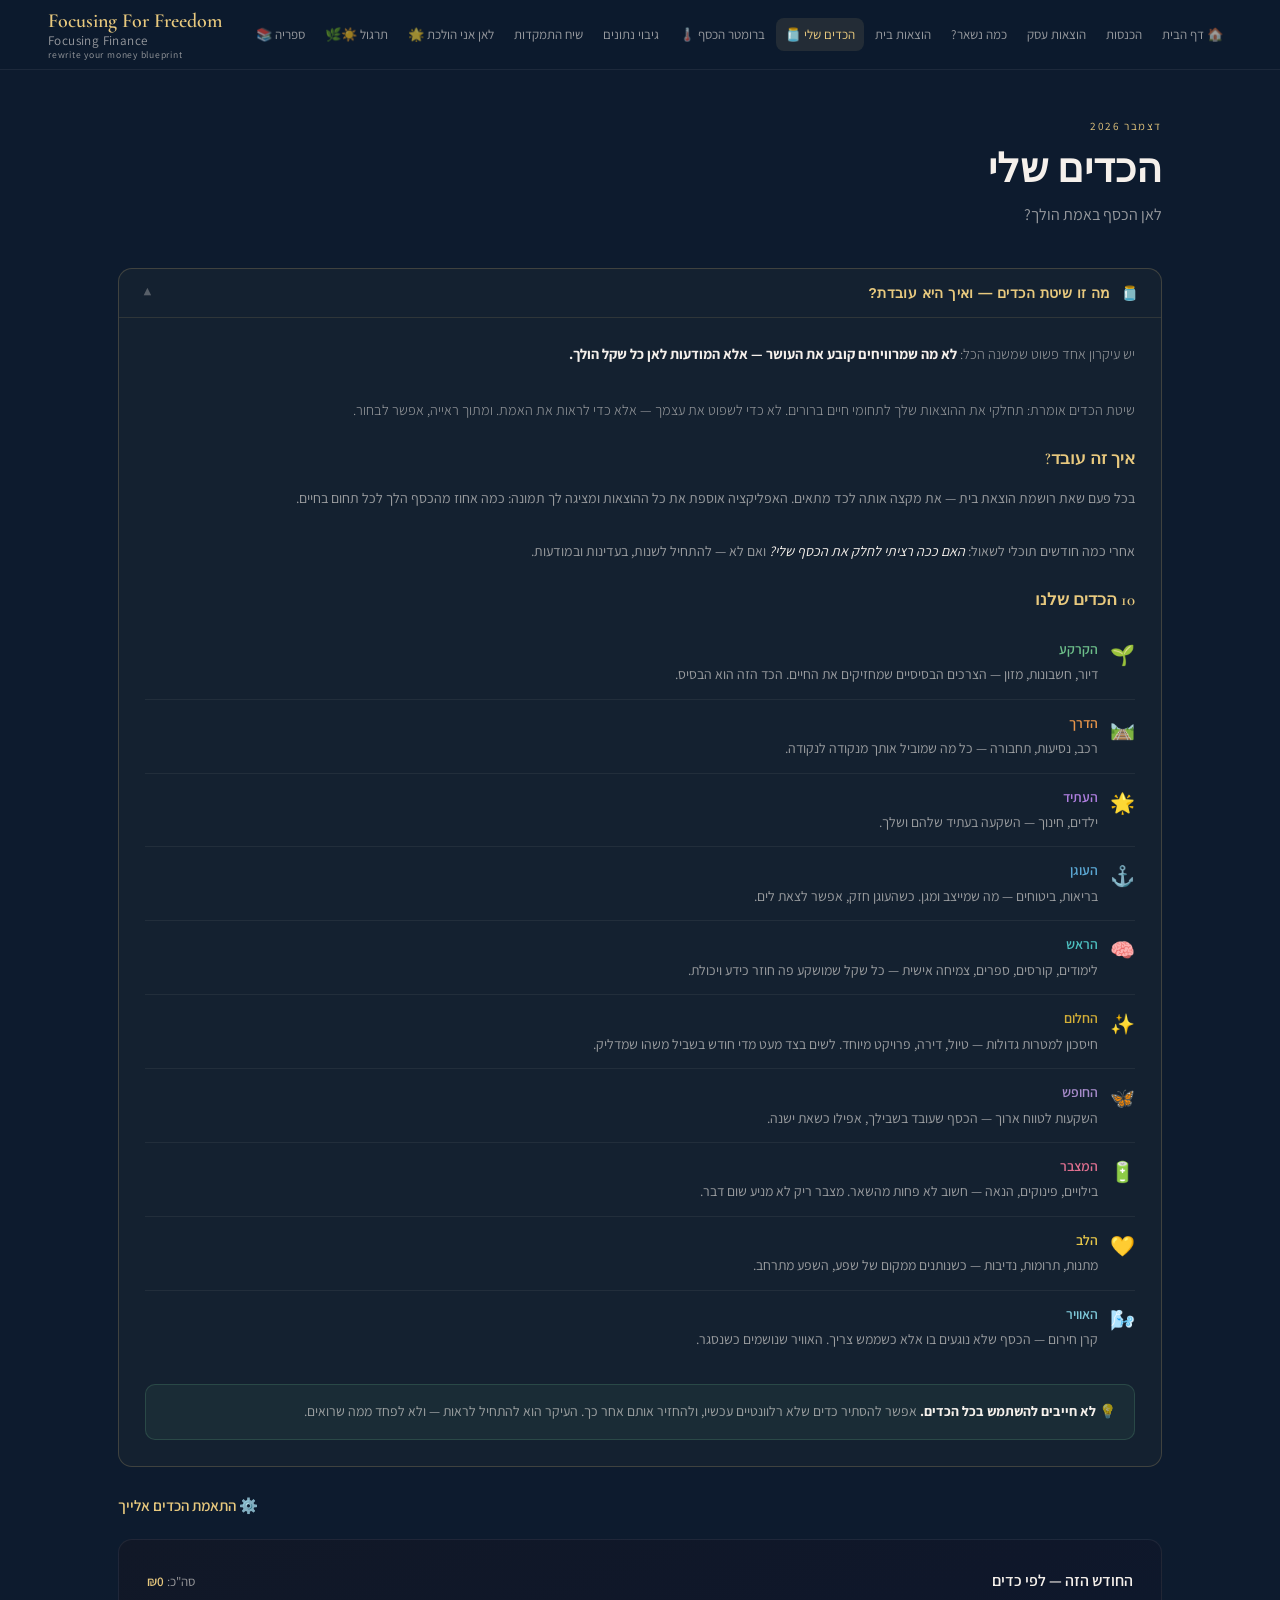
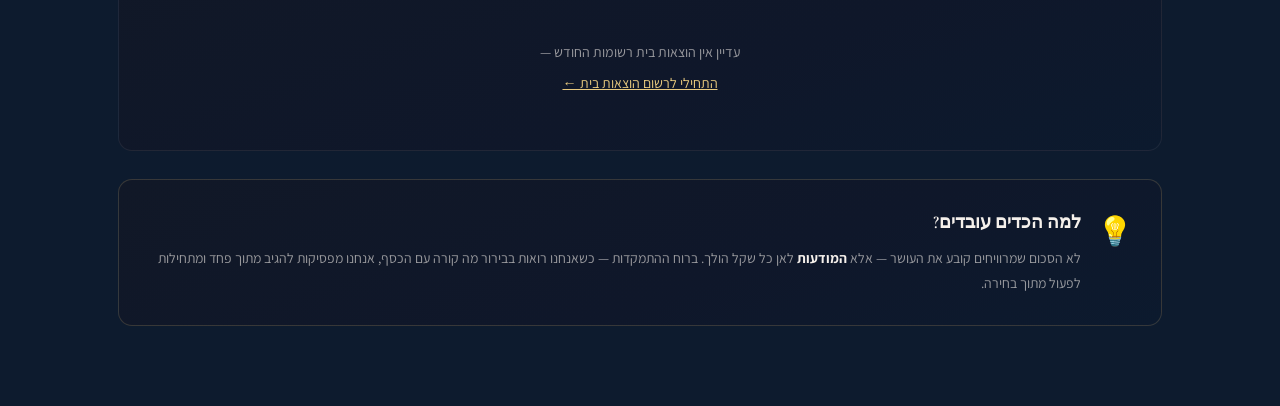
<file: jars.html>
<!DOCTYPE html>
<html lang="he" dir="rtl">
<head>
  <meta charset="UTF-8">
  <meta name="viewport" content="width=device-width, initial-scale=1.0">
  <title>הכדים שלי — Focusing Finance</title>
  <link rel="stylesheet" href="styles.css">
  <script src="app.js"></script>
  <style>
    .jar-row {
      display: grid;
      grid-template-columns: 36px 1fr 80px;
      gap: 12px;
      align-items: center;
      padding: 14px 0;
      border-bottom: 1px solid var(--border);
    }
    .jar-row:last-child { border-bottom: none; }

    .target-input {
      width: 60px;
      background: rgba(245,240,235,0.08);
      border: 1px solid var(--border-accent);
      border-radius: 6px;
      padding: 5px 8px;
      color: var(--text);
      font-family: 'Assistant', sans-serif;
      font-size: 0.88rem;
      text-align: center;
      direction: ltr;
    }
    .target-input:focus { outline: none; border-color: var(--accent); }

    .compare-row {
      display: grid;
      grid-template-columns: 36px 1fr 70px 70px 60px;
      gap: 10px;
      align-items: center;
      padding: 11px 0;
      border-bottom: 1px solid var(--border);
      font-size: 0.84rem;
    }
    .compare-row:last-child { border-bottom: none; }

    /* ── JARS GUIDE ── */
    .jguide-wrap {
      margin-bottom: 24px;
      border: 1px solid rgba(232,201,126,0.2);
      border-radius: var(--radius);
      background: rgba(232,201,126,0.03);
      overflow: hidden;
    }
    .jguide-toggle {
      width: 100%; display: flex; align-items: center;
      justify-content: space-between;
      padding: 16px 22px;
      background: none; border: none; cursor: pointer;
      color: var(--text); text-align: right;
    }
    .jguide-toggle-label {
      display: flex; align-items: center; gap: 10px;
      font-size: 0.88rem; font-weight: 600;
      letter-spacing: 0.03em; color: var(--accent);
    }
    .jguide-arrow {
      font-size: 0.8rem; color: var(--text-faint);
      transition: transform 0.3s;
    }
    .jguide-wrap.open .jguide-arrow { transform: rotate(180deg); }
    .jguide-body {
      display: none;
      padding: 4px 26px 26px;
      border-top: 1px solid rgba(232,201,126,0.12);
    }
    .jguide-wrap.open .jguide-body { display: block; }
    .jguide-intro {
      font-size: 0.9rem; color: var(--text-muted);
      line-height: 1.95; font-weight: 300;
      margin: 18px 0 22px;
    }
    .jguide-section-title {
      font-family: 'Cormorant Garamond', serif;
      font-size: 1.05rem; font-weight: 600;
      color: var(--accent); margin: 22px 0 12px;
    }
    .jguide-jar-list {
      display: flex; flex-direction: column; gap: 0;
    }
    .jguide-jar {
      display: flex; gap: 12px; align-items: flex-start;
      padding: 12px 0;
      border-bottom: 1px solid rgba(245,240,235,0.06);
      font-size: 0.87rem;
    }
    .jguide-jar:last-child { border-bottom: none; }
    .jguide-jar-icon { font-size: 1.25rem; flex-shrink: 0; margin-top: 1px; }
    .jguide-jar-name { font-weight: 600; margin-bottom: 3px; }
    .jguide-jar-desc { color: var(--text-muted); line-height: 1.7; }
    .jguide-tip {
      margin-top: 20px;
      padding: 14px 18px;
      background: rgba(109,191,138,0.07);
      border: 1px solid rgba(109,191,138,0.2);
      border-radius: 10px;
      font-size: 0.87rem;
      color: var(--text-muted);
      line-height: 1.85;
    }
  </style>
</head>
<body>

<nav id="navbar"></nav>

<main class="main">
  <div class="container">

    <div class="page-header">
      <div class="page-label" id="month-label"></div>
      <h1 class="page-title">הכדים שלי</h1>
      <p class="page-subtitle">לאן הכסף באמת הולך?</p>
    </div>

    <!-- ── JARS GUIDE ── -->
    <div class="jguide-wrap" id="jguide-wrap">
      <button class="jguide-toggle" onclick="toggleJarGuide()">
        <div class="jguide-toggle-label">
          <span>🫙</span>
          <span>מה זו שיטת הכדים — ואיך היא עובדת?</span>
        </div>
        <span class="jguide-arrow">▼</span>
      </button>
      <div class="jguide-body">
        <p class="jguide-intro">
          יש עיקרון אחד פשוט שמשנה הכל:
          <strong style="color:var(--text);">לא מה שמרוויחים קובע את העושר — אלא המודעות לאן כל שקל הולך.</strong><br/><br/>
          שיטת הכדים אומרת: תחלקי את ההוצאות שלך לתחומי חיים ברורים. לא כדי לשפוט את עצמך —
          אלא כדי לראות את האמת. ומתוך ראייה, אפשר לבחור.
        </p>

        <div class="jguide-section-title">איך זה עובד?</div>
        <p style="font-size:0.88rem; color:var(--text-muted); line-height:1.9; margin-bottom:6px;">
          בכל פעם שאת רושמת הוצאת בית — את מקצה אותה לכד מתאים.
          האפליקציה אוספת את כל ההוצאות ומציגה לך תמונה: כמה אחוז מהכסף הלך לכל תחום בחיים.<br/><br/>
          אחרי כמה חודשים תוכלי לשאול: <em style="color:var(--text);">האם ככה רציתי לחלק את הכסף שלי?</em>
          ואם לא — להתחיל לשנות, בעדינות ובמודעות.
        </p>

        <div class="jguide-section-title">10 הכדים שלנו</div>
        <div class="jguide-jar-list">
          <div class="jguide-jar">
            <div class="jguide-jar-icon">🌱</div>
            <div>
              <div class="jguide-jar-name" style="color:#6DBF8A;">הקרקע</div>
              <div class="jguide-jar-desc">דיור, חשבונות, מזון — הצרכים הבסיסיים שמחזיקים את החיים. הכד הזה הוא הבסיס.</div>
            </div>
          </div>
          <div class="jguide-jar">
            <div class="jguide-jar-icon">🛤️</div>
            <div>
              <div class="jguide-jar-name" style="color:#E8954A;">הדרך</div>
              <div class="jguide-jar-desc">רכב, נסיעות, תחבורה — כל מה שמוביל אותך מנקודה לנקודה.</div>
            </div>
          </div>
          <div class="jguide-jar">
            <div class="jguide-jar-icon">🌟</div>
            <div>
              <div class="jguide-jar-name" style="color:#B07FE0;">העתיד</div>
              <div class="jguide-jar-desc">ילדים, חינוך — השקעה בעתיד שלהם ושלך.</div>
            </div>
          </div>
          <div class="jguide-jar">
            <div class="jguide-jar-icon">⚓</div>
            <div>
              <div class="jguide-jar-name" style="color:#5BA8D4;">העוגן</div>
              <div class="jguide-jar-desc">בריאות, ביטוחים — מה שמייצב ומגן. כשהעוגן חזק, אפשר לצאת לים.</div>
            </div>
          </div>
          <div class="jguide-jar">
            <div class="jguide-jar-icon">🧠</div>
            <div>
              <div class="jguide-jar-name" style="color:#4DBFBF;">הראש</div>
              <div class="jguide-jar-desc">לימודים, קורסים, ספרים, צמיחה אישית — כל שקל שמושקע פה חוזר כידע ויכולת.</div>
            </div>
          </div>
          <div class="jguide-jar">
            <div class="jguide-jar-icon">✨</div>
            <div>
              <div class="jguide-jar-name" style="color:#D4AF37;">החלום</div>
              <div class="jguide-jar-desc">חיסכון למטרות גדולות — טיול, דירה, פרויקט מיוחד. לשים בצד מעט מדי חודש בשביל משהו שמדליק.</div>
            </div>
          </div>
          <div class="jguide-jar">
            <div class="jguide-jar-icon">🦋</div>
            <div>
              <div class="jguide-jar-name" style="color:#A78BCA;">החופש</div>
              <div class="jguide-jar-desc">השקעות לטווח ארוך — הכסף שעובד בשבילך, אפילו כשאת ישנה.</div>
            </div>
          </div>
          <div class="jguide-jar">
            <div class="jguide-jar-icon">🔋</div>
            <div>
              <div class="jguide-jar-name" style="color:#E07090;">המצבר</div>
              <div class="jguide-jar-desc">בילויים, פינוקים, הנאה — חשוב לא פחות מהשאר. מצבר ריק לא מניע שום דבר.</div>
            </div>
          </div>
          <div class="jguide-jar">
            <div class="jguide-jar-icon">💛</div>
            <div>
              <div class="jguide-jar-name" style="color:#E8C84A;">הלב</div>
              <div class="jguide-jar-desc">מתנות, תרומות, נדיבות — כשנותנים ממקום של שפע, השפע מתרחב.</div>
            </div>
          </div>
          <div class="jguide-jar">
            <div class="jguide-jar-icon">🌬️</div>
            <div>
              <div class="jguide-jar-name" style="color:#7EC8D8;">האוויר</div>
              <div class="jguide-jar-desc">קרן חירום — הכסף שלא נוגעים בו אלא כשממש צריך. האוויר שנושמים כשנסגר.</div>
            </div>
          </div>
        </div>

        <div class="jguide-tip">
          💡 <strong style="color:var(--text);">לא חייבים להשתמש בכל הכדים.</strong>
          אפשר להסתיר כדים שלא רלוונטיים עכשיו, ולהחזיר אותם אחר כך.
          העיקר הוא להתחיל לראות — ולא לפחד ממה שרואים.
        </div>
      </div>
    </div>

    <!-- Personalization -->
    <div style="margin-bottom:20px; text-align:left;">
      <button onclick="toggleCustomize()" style="background:none; border:none; color:var(--accent); font-family:'Assistant',sans-serif; font-size:0.95rem; cursor:pointer; padding:4px 0; display:inline-flex; align-items:center; gap:6px; font-weight:600;">
        ⚙️ התאמת הכדים אלייך
      </button>
      <div id="customize-panel" style="display:none; margin-top:12px; background:rgba(245,240,235,0.02); border:1px solid var(--border); border-radius:var(--radius); padding:18px 22px;">
        <p style="font-size:0.85rem; color:var(--text-muted); line-height:1.9; margin-bottom:16px;">
          כל חיים שונים, כל צרכים שונים.<br/>
          אפשר להסתיר כד שלא מתאים לך כרגע — ולהחזיר אותו בכל עת.
        </p>
        <div id="customize-jars"></div>
      </div>
    </div>

    <!-- Always: this month breakdown -->
    <div class="card" style="margin-bottom:28px;">
      <div style="display:flex; justify-content:space-between; align-items:baseline; margin-bottom:20px; flex-wrap:wrap; gap:8px;">
        <div class="card-title" style="margin:0;">החודש הזה — לפי כדים</div>
        <div style="font-size:0.82rem; color:var(--text-muted);">
          סה"כ: <span id="total-spending" style="color:var(--accent); font-weight:600;">₪0</span>
        </div>
      </div>
      <div id="no-data-msg" style="display:none; text-align:center; padding:28px 0; color:var(--text-muted); font-size:0.88rem;">
        עדיין אין הוצאות בית רשומות החודש —<br/>
        <a href="home-expenses.html" style="color:var(--accent); margin-top:8px; display:inline-block;">התחילי לרשום הוצאות בית ←</a>
      </div>
      <div id="jars-breakdown"></div>
    </div>

    <!-- After 3 months: reflection + targets -->
    <div id="reflection-section" style="display:none; margin-bottom:28px;">

      <!-- Pay yourself first -->
      <div style="display:flex; align-items:flex-start; gap:16px; padding:24px 28px; background:rgba(232,201,126,0.06); border:1px solid rgba(232,201,126,0.25); border-radius:var(--radius); margin-bottom:24px;">
        <div style="font-size:1.6rem; flex-shrink:0; margin-top:2px;">🏺</div>
        <div>
          <div style="font-family:'Cormorant Garamond',serif; font-size:1.15rem; color:var(--accent); margin-bottom:8px;">שלמי לעצמך קודם</div>
          <div style="font-size:0.88rem; color:var(--text-muted); line-height:1.9;">
            "האיש העשיר בבבל" לימד עיקרון אחד פשוט: <strong style="color:var(--text);">לפני כל הוצאה — שלמי לעצמך.</strong><br/>
            לא כשיישאר. לא אחרי הכל. קודם.<br/><br/>
            עכשיו, אחרי שראית את הדפוסים שלך, הגיע הזמן לשאול: <em style="color:var(--text);">יש פה כד אחד שאת מזניחה? כד אחד שאת שווה להתחיל לשלם לו קודם?</em>
          </div>
        </div>
      </div>

      <div class="card" style="border-color:var(--border-accent);">
        <div class="card-title">אחרי כמה חודשים — מה את רואה?</div>
        <p style="color:var(--text-muted); font-size:0.87rem; line-height:1.8; margin-bottom:20px;">
          זה הדפוס שלך לאורך זמן. לא שיפוט — מידע.<br/>
          כדאי לשאול: <em style="color:var(--text);">האם ככה רציתי לחלק את הכסף?</em>
        </p>
        <div id="avg-breakdown"></div>
      </div>

      <!-- Set personal targets -->
      <div class="card" style="margin-top:20px; border-color:rgba(201,169,110,0.3);">
        <div class="card-title">היעדים שלי לכל כד</div>
        <p style="color:var(--text-muted); font-size:0.85rem; margin-bottom:20px; line-height:1.8;">
          עכשיו שאת רואה את הדפוס — מה היית רוצה שיהיה? הגדירי יעד אישי לכל כד.
        </p>
        <div id="target-rows"></div>
        <div style="display:flex; align-items:center; gap:12px; margin-top:16px; flex-wrap:wrap;">
          <button onclick="saveTargets()" class="btn btn-primary btn-sm">שמרי יעדים</button>
          <span id="targets-sum-msg" style="font-size:0.82rem; color:var(--text-faint);"></span>
        </div>
      </div>

      <!-- Comparison: target vs actual (only if targets set) -->
      <div id="comparison-card" style="display:none;" class="card" style="margin-top:20px;">
        <div class="card-title">יעד שלי vs. בפועל החודש</div>
        <div id="comparison-rows"></div>
      </div>
    </div>

    <!-- Philosophy note -->
    <div class="card" style="border-color:var(--border-accent);">
      <div style="display:flex; gap:16px; align-items:flex-start;">
        <div style="font-size:1.8rem; flex-shrink:0;">💡</div>
        <div>
          <div style="font-weight:600; margin-bottom:8px; font-family:'Cormorant Garamond',serif; font-size:1.15rem;">
            למה הכדים עובדים?
          </div>
          <p style="color:var(--text-muted); font-size:0.87rem; line-height:1.85; margin:0;">
            לא הסכום שמרוויחים קובע את העושר — אלא <strong style="color:var(--text);">המודעות</strong> לאן כל שקל הולך.
            ברוח ההתמקדות — כשאנחנו רואות בבירור מה קורה עם הכסף, אנחנו מפסיקות להגיב מתוך פחד ומתחילות לפעול מתוך בחירה.
          </p>
        </div>
      </div>
    </div>

  </div>
</main>

<script>
  const JARS = [
    { key:'ground',  icon:'🌱', name:'הקרקע',  color:'#6DBF8A', desc:'דיור, חשבונות, מזון' },
    { key:'way',     icon:'🛤️', name:'הדרך',    color:'#E8954A', desc:'רכב, נסיעות, תחבורה' },
    { key:'future',  icon:'🌟', name:'העתיד',   color:'#B07FE0', desc:'ילדים, חינוך' },
    { key:'anchor',  icon:'⚓', name:'העוגן',   color:'#5BA8D4', desc:'בריאות, ביטוחים' },
    { key:'head',    icon:'🧠', name:'הראש',    color:'#4DBFBF', desc:'לימודים, צמיחה' },
    { key:'dream',   icon:'✨', name:'החלום',   color:'#D4AF37', desc:'חיסכון למטרות גדולות' },
    { key:'freedom', icon:'🦋', name:'החופש',   color:'#A78BCA', desc:'השקעות ארוכות טווח' },
    { key:'battery', icon:'🔋', name:'המצבר',   color:'#E07090', desc:'בילויים, פינוקים' },
    { key:'heart',   icon:'💛', name:'הלב',     color:'#E8C84A', desc:'מתנות, תרומות' },
    { key:'air',     icon:'🌬️', name:'האוויר',  color:'#7EC8D8', desc:'קרן חירום' },
  ];

  function fmt(n) { return '₪' + Math.round(n).toLocaleString('he-IL'); }
  function getIncomes()     { return JSON.parse(localStorage.getItem('ff_incomes')      || '[]'); }
  function getHomeExpenses(){ return JSON.parse(localStorage.getItem('ff_home_expenses')|| '[]'); }
  function getTargets()     { return JSON.parse(localStorage.getItem('ff_jar_targets')  || '{}'); }
  function saveTargetsData(t){ localStorage.setItem('ff_jar_targets', JSON.stringify(t)); }

  function monthsSinceFirst() {
    const incomes = getIncomes();
    if (incomes.length === 0) return 0;
    const first = new Date([...incomes].sort((a,b) => new Date(a.date)-new Date(b.date))[0].date);
    const now = new Date();
    return (now.getFullYear()-first.getFullYear())*12 + (now.getMonth()-first.getMonth());
  }

  // Spending by jar for a given month (0-indexed month, year)
  function spendingForMonth(month, year) {
    const totals = {};
    JARS.forEach(j => totals[j.key] = 0);
    getHomeExpenses().filter(e => {
      const d = new Date(e.date);
      return d.getMonth() === month && d.getFullYear() === year;
    }).forEach(e => {
      if (e.jarKey && totals[e.jarKey] !== undefined) totals[e.jarKey] += e.amount;
    });
    const total = Object.values(totals).reduce((s,v) => s+v, 0);
    return { totals, total };
  }

  // Average spending % per jar over all months that have data
  function avgSpendingPct() {
    const all = getHomeExpenses();
    if (all.length === 0) return {};

    // Collect unique month keys
    const monthSet = new Set(all.map(e => {
      const d = new Date(e.date);
      return d.getFullYear() + '-' + d.getMonth();
    }));

    const sumPct = {};
    JARS.forEach(j => sumPct[j.key] = 0);
    let count = 0;

    monthSet.forEach(mk => {
      const [yr, mo] = mk.split('-').map(Number);
      const { totals, total } = spendingForMonth(mo, yr);
      if (total > 0) {
        JARS.forEach(j => sumPct[j.key] += Math.round(totals[j.key] / total * 100));
        count++;
      }
    });

    const avg = {};
    JARS.forEach(j => avg[j.key] = count > 0 ? Math.round(sumPct[j.key] / count) : 0);
    return avg;
  }

  function getHiddenJars()      { return JSON.parse(localStorage.getItem('ff_hidden_jars') || '[]'); }
  function saveHiddenJars(arr)  { localStorage.setItem('ff_hidden_jars', JSON.stringify(arr)); }
  function getVisibleJars()     { const h = getHiddenJars(); return JARS.filter(j => !h.includes(j.key)); }

  function toggleHiddenJar(key) {
    const hidden = getHiddenJars();
    const idx = hidden.indexOf(key);
    if (idx === -1) hidden.push(key); else hidden.splice(idx, 1);
    saveHiddenJars(hidden);
    renderCustomizePanel();
    render();
  }

  function toggleCustomize() {
    const p = document.getElementById('customize-panel');
    p.style.display = p.style.display === 'none' ? 'block' : 'none';
  }

  function renderCustomizePanel() {
    const hidden = getHiddenJars();
    document.getElementById('customize-jars').innerHTML = JARS.map(j => {
      const isHidden = hidden.includes(j.key);
      return `
        <div style="display:flex; align-items:center; justify-content:space-between; padding:9px 0; border-bottom:1px solid var(--border);">
          <div style="display:flex; align-items:center; gap:10px;">
            <span style="font-size:1.15rem; opacity:${isHidden?0.35:1};">${j.icon}</span>
            <span style="font-size:0.88rem; color:${isHidden?'var(--text-faint)':j.color}; ${isHidden?'text-decoration:line-through;':''}">${j.name}</span>
            <span style="font-size:0.75rem; color:var(--text-faint);">${j.desc}</span>
          </div>
          <button onclick="toggleHiddenJar('${j.key}')"
            style="background:none; border:1px solid ${isHidden?'rgba(245,240,235,0.12)':'rgba(232,201,126,0.25)'}; border-radius:20px; padding:4px 14px; color:${isHidden?'var(--text-muted)':'var(--accent)'}; font-family:'Assistant',sans-serif; font-size:0.78rem; cursor:pointer; white-space:nowrap;">
            ${isHidden ? '+ הציגי' : '— הסתירי'}
          </button>
        </div>`;
    }).join('');
  }

  function render() {
    const now = new Date();
    document.getElementById('month-label').textContent = MONTHS_HE[now.getMonth()] + ' ' + now.getFullYear();

    const { totals, total } = spendingForMonth(now.getMonth(), now.getFullYear());
    document.getElementById('total-spending').textContent = fmt(total);

    // This month breakdown
    if (total === 0) {
      document.getElementById('no-data-msg').style.display = 'block';
      document.getElementById('jars-breakdown').innerHTML = '';
    } else {
      document.getElementById('no-data-msg').style.display = 'none';
      document.getElementById('jars-breakdown').innerHTML = getVisibleJars().map(j => {
        const amount = totals[j.key];
        const pct = Math.round(amount / total * 100);
        return `
          <div class="jar-row">
            <div style="font-size:1.4rem;">${j.icon}</div>
            <div>
              <div style="display:flex; justify-content:space-between; margin-bottom:6px;">
                <span style="font-size:0.9rem; font-weight:600; color:${amount>0?j.color:'var(--text-muted)'};">${j.name}</span>
                <span style="font-size:0.75rem; color:var(--text-faint);">${j.desc}</span>
              </div>
              <div style="width:100%; height:6px; background:var(--border); border-radius:3px; overflow:hidden;">
                <div style="height:100%; width:${pct}%; background:${j.color}; border-radius:3px; transition:width 0.5s ease; opacity:${amount>0?0.85:0};"></div>
              </div>
            </div>
            <div style="text-align:left;">
              <div style="font-size:0.95rem; font-weight:700; color:${amount>0?j.color:'var(--text-faint)'};">${amount>0?pct+'%':'—'}</div>
              <div style="font-size:0.72rem; color:var(--text-faint);">${amount>0?fmt(amount):''}</div>
            </div>
          </div>`;
      }).join('');
    }

    // After 3 months: reflection + targets
    const months = monthsSinceFirst();
    if (months >= 3) {
      document.getElementById('reflection-section').style.display = 'block';
      renderAvgBreakdown();
      renderTargetRows();
      renderComparison(totals, total);
    }
  }

  function renderAvgBreakdown() {
    const avg = avgSpendingPct();
    document.getElementById('avg-breakdown').innerHTML = getVisibleJars().map(j => {
      const pct = avg[j.key] || 0;
      return `
        <div class="jar-row">
          <div style="font-size:1.3rem;">${j.icon}</div>
          <div>
            <div style="font-size:0.88rem; font-weight:600; margin-bottom:5px; color:${pct>0?j.color:'var(--text-muted)'};">${j.name}</div>
            <div style="width:100%; height:5px; background:var(--border); border-radius:3px; overflow:hidden;">
              <div style="height:100%; width:${pct}%; background:${j.color}; border-radius:3px; opacity:${pct>0?0.8:0};"></div>
            </div>
          </div>
          <div style="text-align:left; font-size:0.9rem; font-weight:700; color:${pct>0?j.color:'var(--text-faint)'};">
            ${pct>0?pct+'%':'—'}
          </div>
        </div>`;
    }).join('');
  }

  function renderTargetRows() {
    const targets = getTargets();
    const avg = avgSpendingPct();
    document.getElementById('target-rows').innerHTML = getVisibleJars().map(j => {
      const val = targets[j.key] ?? avg[j.key] ?? 0;
      return `
        <div style="display:grid; grid-template-columns:32px 1fr auto; gap:10px; align-items:center; padding:10px 0; border-bottom:1px solid var(--border);">
          <div style="font-size:1.2rem;">${j.icon}</div>
          <div style="font-size:0.88rem; font-weight:500; color:${j.color};">${j.name}</div>
          <div style="display:flex; align-items:center; gap:6px;">
            <input type="number" class="target-input" id="target-${j.key}" value="${val}" min="0" max="100" oninput="updateTargetsSum()"/>
            <span style="font-size:0.82rem; color:var(--text-faint);">%</span>
          </div>
        </div>`;
    }).join('');
    updateTargetsSum();
  }

  function updateTargetsSum() {
    const total = getVisibleJars().reduce((s,j) => {
      return s + (parseInt(document.getElementById('target-'+j.key)?.value)||0);
    }, 0);
    const msg = document.getElementById('targets-sum-msg');
    if (total === 100) {
      msg.textContent = '✓ מסתכם ל-100%';
      msg.style.color = 'var(--green)';
    } else {
      msg.textContent = `סה"כ: ${total}% ${total < 100 ? '(חסרים '+(100-total)+'%)' : '(עודף '+(total-100)+'%)'}`;
      msg.style.color = total > 100 ? 'var(--red)' : 'var(--accent)';
    }
  }

  function saveTargets() {
    const t = {};
    getVisibleJars().forEach(j => t[j.key] = parseInt(document.getElementById('target-'+j.key)?.value)||0);
    saveTargetsData(t);
    const msg = document.getElementById('targets-sum-msg');
    msg.textContent = 'נשמר ✓';
    msg.style.color = 'var(--green)';
    render();
  }

  function renderComparison(totals, total) {
    const targets = getTargets();
    const hasTargets = Object.keys(targets).length > 0;
    const compCard = document.getElementById('comparison-card');

    if (!hasTargets || total === 0) {
      compCard.style.display = 'none';
      return;
    }

    compCard.style.display = 'block';
    document.getElementById('comparison-rows').innerHTML = `
      <div class="compare-row" style="font-size:0.72rem; color:var(--text-faint); padding-bottom:8px; border-bottom:1px solid var(--border);">
        <div></div><div></div>
        <div style="text-align:center;">יעד שלי</div>
        <div style="text-align:center;">בפועל</div>
        <div style="text-align:center;">פער</div>
      </div>
      ${getVisibleJars().map(j => {
        const target = targets[j.key] ?? 0;
        const actual = total > 0 ? Math.round(totals[j.key] / total * 100) : 0;
        const diff = actual - target;
        const diffColor = Math.abs(diff) <= 3 ? 'var(--green)' : diff > 0 ? 'var(--red)' : 'var(--text-muted)';
        const diffText = diff === 0 ? '✓' : (diff > 0 ? '+' : '') + diff + '%';
        return `
          <div class="compare-row">
            <div style="font-size:1.1rem;">${j.icon}</div>
            <div style="font-weight:500; color:${j.color};">${j.name}</div>
            <div style="text-align:center; color:var(--text-muted);">${target}%</div>
            <div style="text-align:center; font-weight:700; color:${j.color};">${actual}%</div>
            <div style="text-align:center; font-weight:600; color:${diffColor};">${diffText}</div>
          </div>`;
      }).join('')}`;
  }

  function toggleJarGuide() {
    const wrap = document.getElementById('jguide-wrap');
    wrap.classList.toggle('open');
    localStorage.setItem('ff_jars_guide_seen', wrap.classList.contains('open') ? '0' : '1');
  }

  if (!localStorage.getItem('ff_jars_guide_seen')) {
    document.getElementById('jguide-wrap').classList.add('open');
  }

  initNav('jars');
  renderCustomizePanel();
  render();
</script>
</body>
</html>
</file>
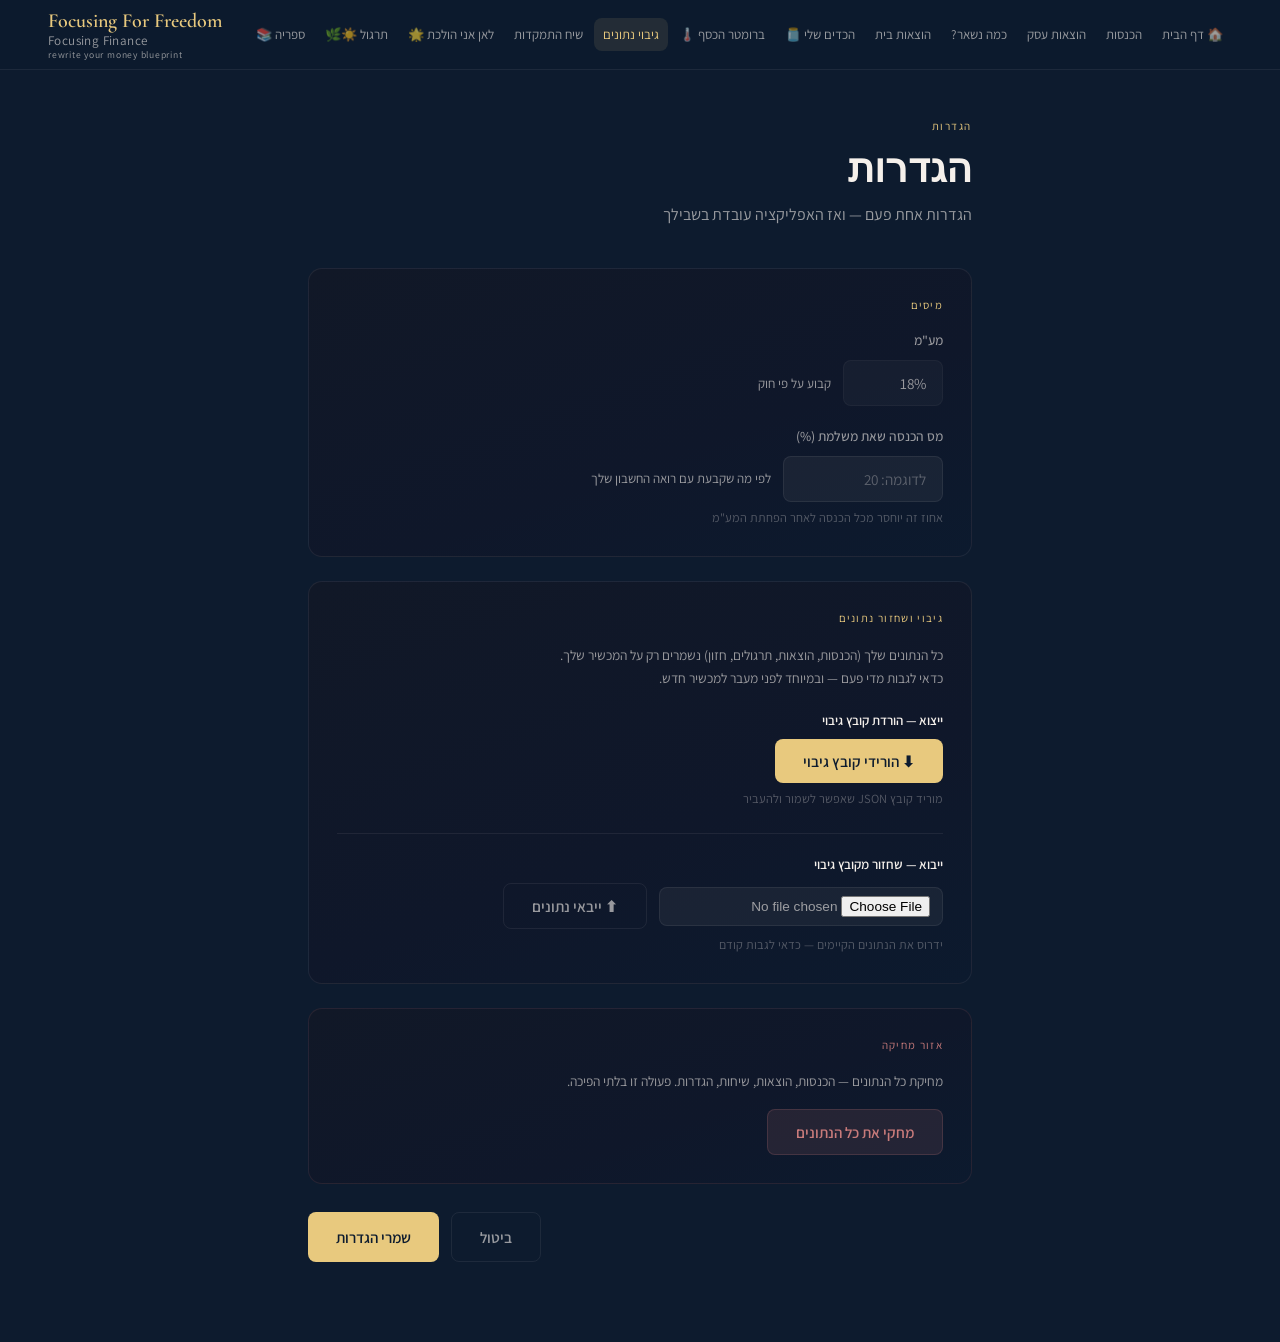
<file: settings.html>
<!DOCTYPE html>
<html lang="he" dir="rtl">
<head>
  <meta charset="UTF-8">
  <meta name="viewport" content="width=device-width, initial-scale=1.0">
  <title>הגדרות — Focusing Finance</title>
  <link rel="stylesheet" href="styles.css">
  <script src="app.js"></script>
</head>
<body>

<nav id="navbar"></nav>

<main class="main">
  <div class="container-sm">

    <div class="page-header">
      <div class="page-label">הגדרות</div>
      <h1 class="page-title">הגדרות</h1>
      <p class="page-subtitle">הגדרות אחת פעם — ואז האפליקציה עובדת בשבילך</p>
    </div>

    <!-- Tax settings -->
    <div class="card" style="margin-bottom:24px;">
      <div class="settings-label">מיסים</div>

      <div class="form-group">
        <label class="form-label">מע"מ</label>
        <div style="display:flex; align-items:center; gap:12px;">
          <input type="text" class="form-input" value="18%" disabled style="width:100px; opacity:0.6;"/>
          <span class="text-muted" style="font-size:0.82rem;">קבוע על פי חוק</span>
        </div>
      </div>

      <div class="form-group" style="margin-bottom:0;">
        <label class="form-label">מס הכנסה שאת משלמת (%)</label>
        <div style="display:flex; align-items:center; gap:12px;">
          <input type="number" class="form-input" id="tax-rate" placeholder="לדוגמה: 20" min="0" max="50" style="width:160px;"/>
          <span class="text-muted" style="font-size:0.82rem;">לפי מה שקבעת עם רואה החשבון שלך</span>
        </div>
        <div class="form-hint">אחוז זה יוחסר מכל הכנסה לאחר הפחתת המע"מ</div>
      </div>
    </div>

    <!-- Export / Import -->
    <div class="card" style="margin-bottom:24px;">
      <div class="settings-label">גיבוי ושחזור נתונים</div>
      <p class="text-muted" style="font-size:0.85rem; margin-bottom:20px; line-height:1.7;">
        כל הנתונים שלך (הכנסות, הוצאות, תרגולים, חזון) נשמרים רק על המכשיר שלך.<br/>
        כדאי לגבות מדי פעם — ובמיוחד לפני מעבר למכשיר חדש.
      </p>

      <div style="margin-bottom:24px;">
        <div style="font-size:0.82rem; font-weight:600; color:var(--text); margin-bottom:8px;">ייצוא — הורדת קובץ גיבוי</div>
        <button class="btn btn-primary" onclick="exportData()">⬇ הורידי קובץ גיבוי</button>
        <div style="font-size:0.78rem; color:var(--text-faint); margin-top:6px;">מוריד קובץ JSON שאפשר לשמור ולהעביר</div>
      </div>

      <div style="border-top:1px solid var(--border); padding-top:20px;">
        <div style="font-size:0.82rem; font-weight:600; color:var(--text); margin-bottom:8px;">ייבוא — שחזור מקובץ גיבוי</div>
        <div style="display:flex; align-items:center; gap:12px; flex-wrap:wrap;">
          <input type="file" id="import-file" accept=".json"
            style="font-size:0.85rem; color:var(--text-muted); background:rgba(245,240,235,0.05); border:1px solid var(--border); border-radius:8px; padding:8px 12px; cursor:pointer;"/>
          <button class="btn btn-ghost" onclick="importData()">⬆ ייבאי נתונים</button>
        </div>
        <div style="font-size:0.78rem; color:var(--text-faint); margin-top:6px;">ידרוס את הנתונים הקיימים — כדאי לגבות קודם</div>
      </div>
    </div>

    <!-- Danger zone -->
    <div class="card" style="border-color:var(--red-light); margin-bottom:28px;">
      <div class="settings-label" style="color:var(--red);">אזור מחיקה</div>
      <p class="text-muted" style="font-size:0.85rem; margin-bottom:16px;">
        מחיקת כל הנתונים — הכנסות, הוצאות, שיחות, הגדרות. פעולה זו בלתי הפיכה.
      </p>
      <button class="btn btn-danger" onclick="clearAllData()">מחקי את כל הנתונים</button>
    </div>

    <div style="display:flex; gap:12px; justify-content:flex-end;">
      <a href="index.html" class="btn btn-ghost">ביטול</a>
      <button class="btn btn-primary" onclick="saveSettings()">שמרי הגדרות</button>
    </div>

  </div>
</main>

<script>
  function getSettings() { return JSON.parse(localStorage.getItem('ff_settings') || '{"incomeTaxRate":0}'); }

  function init() {
    const settings = getSettings();
    document.getElementById('tax-rate').value = settings.incomeTaxRate || '';
  }

  function saveSettings() {
    const taxRate = parseFloat(document.getElementById('tax-rate').value) || 0;
    const settings = getSettings();
    settings.incomeTaxRate = taxRate;
    localStorage.setItem('ff_settings', JSON.stringify(settings));
    localStorage.setItem('ff_tax_configured', '1');
    alert('ההגדרות נשמרו ✓');
    window.location.href = 'index.html';
  }

  const ALL_KEYS = [
    'ff_incomes','ff_expenses','ff_home_expenses','ff_settings',
    'ff_jar_targets','ff_hidden_jars','ff_vision','ff_extra_incomes',
    'ff_daily_practice','ff_daily_answers','ff_practice_start',
    'ff_month_reflections','ff_last_seen_month','ff_tax_configured'
  ];

  function exportData() {
    const data = { _exported: new Date().toISOString() };
    ALL_KEYS.forEach(k => {
      const v = localStorage.getItem(k);
      if (v) try { data[k] = JSON.parse(v); } catch { data[k] = v; }
    });
    const blob = new Blob([JSON.stringify(data, null, 2)], { type: 'application/json' });
    const url = URL.createObjectURL(blob);
    const a = document.createElement('a');
    a.href = url;
    a.download = 'focusing-finance-' + new Date().toISOString().split('T')[0] + '.json';
    a.click();
    URL.revokeObjectURL(url);
  }

  function importData() {
    const file = document.getElementById('import-file').files[0];
    if (!file) { alert('בחרי קובץ JSON לפני הייבוא'); return; }
    const reader = new FileReader();
    reader.onload = e => {
      try {
        const data = JSON.parse(e.target.result);
        if (!confirm('ייבוא הנתונים ידרוס את כל הנתונים הקיימים. להמשיך?')) return;
        ALL_KEYS.forEach(k => {
          if (data[k] !== undefined) localStorage.setItem(k, JSON.stringify(data[k]));
        });
        alert('הנתונים יובאו בהצלחה ✓');
        window.location.reload();
      } catch { alert('קובץ לא תקין — בדקי שזה קובץ גיבוי של Focusing Finance'); }
    };
    reader.readAsText(file);
  }

  function clearAllData() {
    if (!confirm('למחוק את כל הנתונים? פעולה זו בלתי הפיכה.')) return;
    if (!confirm('האם את בטוחה לגמרי? כל ההכנסות, ההוצאות והשיחות יימחקו.')) return;
    ['ff_settings','ff_incomes','ff_expenses','ff_home_expenses','ff_jar_examples',
     'ff_vision','ff_daily_practice','ff_sessions','ff_tax_configured'
    ].forEach(k => localStorage.removeItem(k));
    alert('כל הנתונים נמחקו.');
    window.location.href = 'index.html';
  }

  initNav('settings');
  init();
</script>
</body>
</html>
</file>
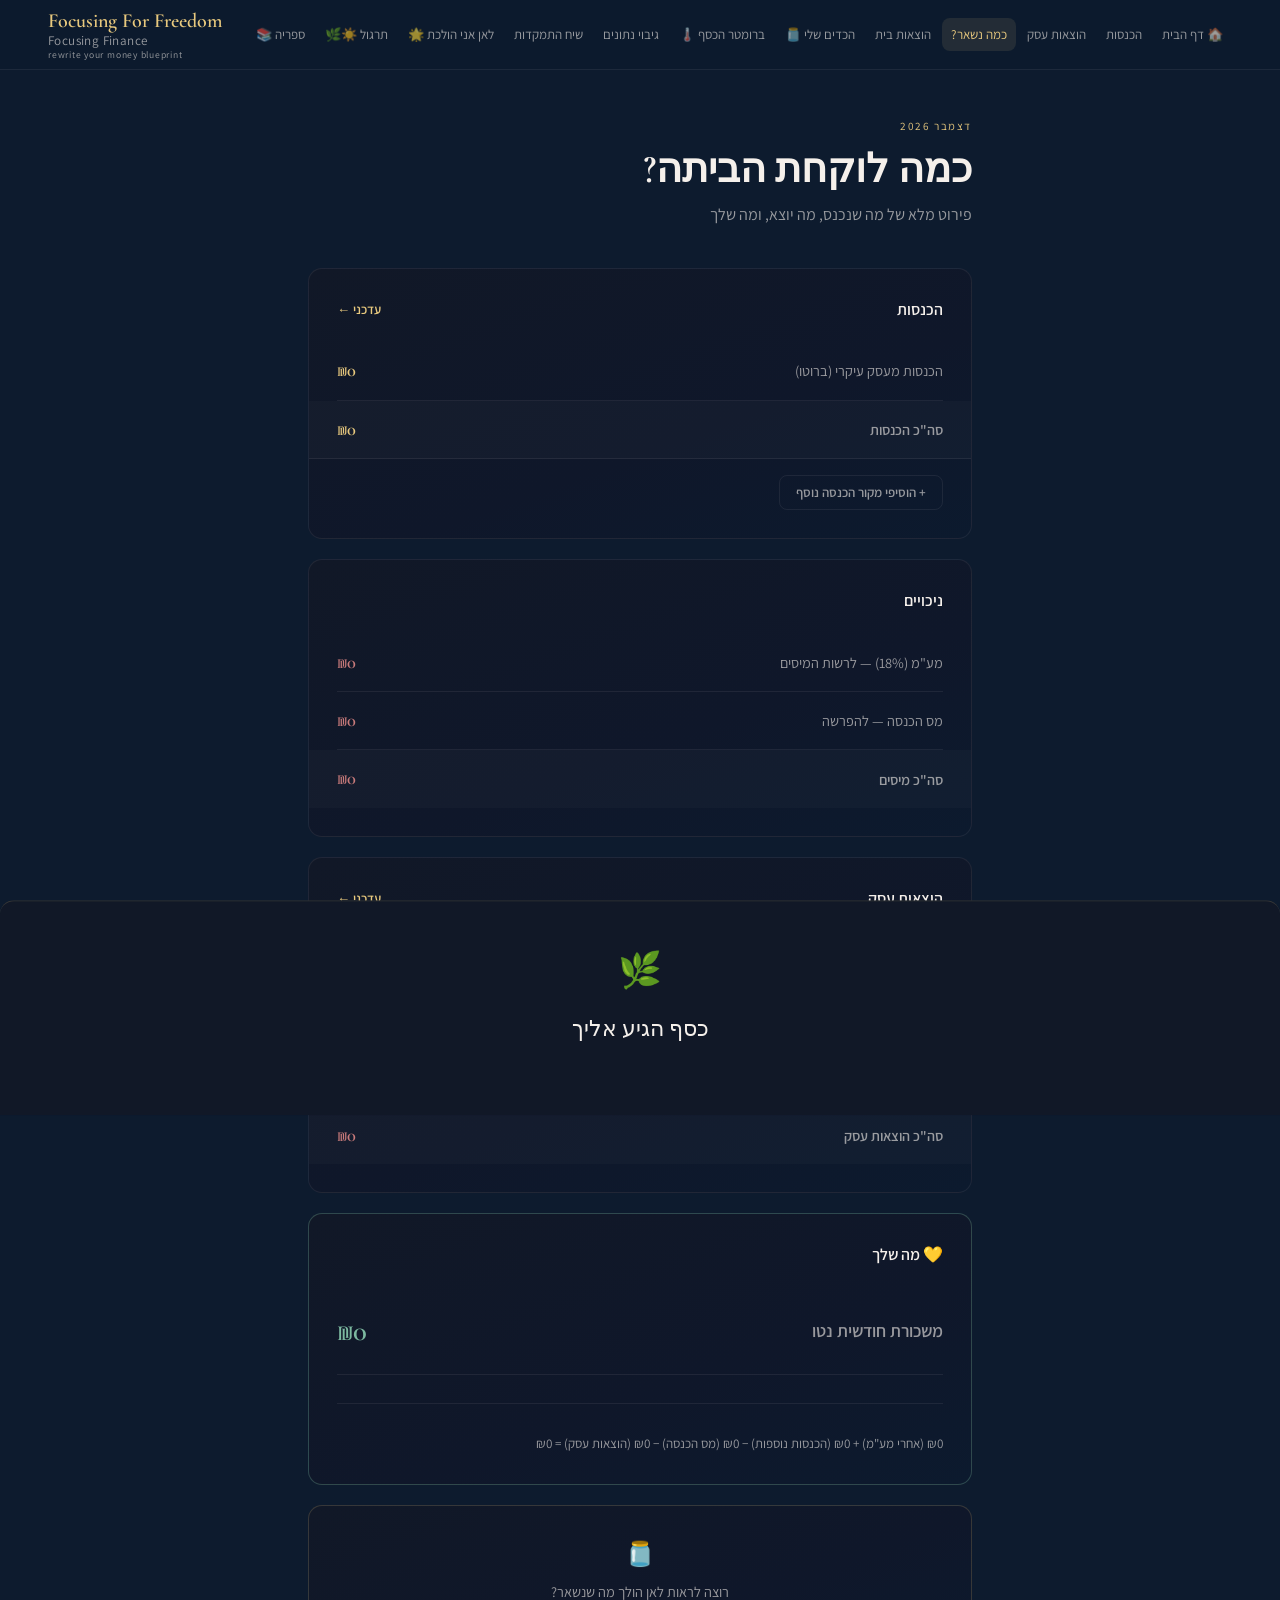
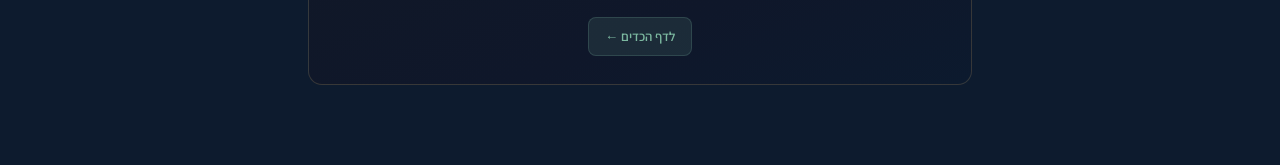
<file: summary.html>
<!DOCTYPE html>
<html lang="he" dir="rtl">
<head>
  <meta charset="UTF-8">
  <meta name="viewport" content="width=device-width, initial-scale=1.0">
  <title>סיכום — Focusing Finance</title>
  <link rel="stylesheet" href="styles.css">
  <script src="app.js"></script>
</head>
<body>

<nav id="navbar"></nav>

<main class="main">
  <div class="container-sm">

    <div class="page-header">
      <div class="page-label" id="month-label"></div>
      <h1 class="page-title">כמה לוקחת הביתה?</h1>
      <p class="page-subtitle">פירוט מלא של מה שנכנס, מה יוצא, ומה שלך</p>
    </div>

    <!-- Income section -->
    <div class="card">
      <div class="card-title">הכנסות <a href="income.html" class="card-link">עדכני ←</a></div>

      <div class="summary-row">
        <span class="s-label">הכנסות מעסק עיקרי (ברוטו)</span>
        <span class="s-value gold" id="s-gross">₪0</span>
      </div>

      <!-- Additional income sources -->
      <div id="extra-incomes-list"></div>

      <div class="summary-row" style="background:rgba(245,240,235,0.02); margin:0 -28px; padding:14px 28px;">
        <span class="s-label" style="font-weight:600;">סה"כ הכנסות</span>
        <span class="s-value gold" id="s-total-gross">₪0</span>
      </div>

      <!-- Add extra income -->
      <div style="margin-top:16px;">
        <button class="btn btn-ghost btn-sm" onclick="toggleExtraForm()" id="extra-btn">+ הוסיפי מקור הכנסה נוסף</button>
        <div id="extra-form" style="display:none; margin-top:14px;">
          <div class="form-grid" style="margin-bottom:12px;">
            <div class="form-group" style="margin-bottom:0;">
              <input type="text" class="form-input" id="extra-name" placeholder="שם המקור (למשל: שכ"ד, קצבה...)"/>
            </div>
            <div class="form-group" style="margin-bottom:0;">
              <input type="number" class="form-input" id="extra-amount" placeholder="₪ לחודש" min="0"/>
            </div>
          </div>
          <button class="btn btn-primary btn-sm" onclick="addExtraIncome()">הוסיפי</button>
          <button class="btn btn-ghost btn-sm" onclick="toggleExtraForm()">ביטול</button>
        </div>
      </div>
    </div>

    <!-- Deductions -->
    <div class="card mt-24">
      <div class="card-title">ניכויים</div>

      <div class="summary-row">
        <span class="s-label">מע"מ (18%) — לרשות המיסים</span>
        <span class="s-value red" id="s-vat">₪0</span>
      </div>
      <div class="summary-row">
        <span class="s-label">מס הכנסה — להפרשה</span>
        <span class="s-value red" id="s-tax">₪0</span>
      </div>
      <div class="summary-row" style="background:rgba(245,240,235,0.02); margin:0 -28px; padding:14px 28px;">
        <span class="s-label" style="font-weight:600;">סה"כ מיסים</span>
        <span class="s-value red" id="s-total-taxes">₪0</span>
      </div>
    </div>

    <!-- Business expenses -->
    <div class="card mt-24">
      <div class="card-title">הוצאות עסק <a href="expenses.html" class="card-link">עדכני ←</a></div>

      <div class="summary-row">
        <span class="s-label">חובות המדינה</span>
        <span class="s-value red" id="s-exp-state">₪0</span>
      </div>
      <div class="summary-row">
        <span class="s-label">הוצאות עסק — חובה</span>
        <span class="s-value red" id="s-exp-business">₪0</span>
      </div>
      <div class="summary-row">
        <span class="s-label">הוצאות עסק — רשות</span>
        <span class="s-value red" id="s-exp-optional">₪0</span>
      </div>
      <div class="summary-row" style="background:rgba(245,240,235,0.02); margin:0 -28px; padding:14px 28px;">
        <span class="s-label" style="font-weight:600;">סה"כ הוצאות עסק</span>
        <span class="s-value red" id="s-total-expenses">₪0</span>
      </div>
    </div>

    <!-- Take home -->
    <div class="card mt-24" style="border-color:rgba(124,185,160,0.3);">
      <div class="card-title">💛 מה שלך</div>

      <div class="summary-row" style="padding:20px 0;">
        <span class="s-label" style="font-size:1.1rem; font-weight:600;">משכורת חודשית נטו</span>
        <span class="s-value big" id="s-takehome">₪0</span>
      </div>

      <div class="divider"></div>

      <div style="font-size:0.82rem; color:var(--text-muted); line-height:1.8;" id="s-calculation">
        חישוב: 0 - 0 - 0 = 0
      </div>
    </div>

    <div class="card mt-24" style="border-color:var(--border-accent); text-align:center; padding:28px;">
      <div style="font-size:1.5rem; margin-bottom:8px;">🫙</div>
      <div style="font-size:0.9rem; color:var(--text-muted); margin-bottom:14px;">רוצה לראות לאן הולך מה שנשאר?</div>
      <a href="jars.html" class="btn btn-secondary btn-sm">לדף הכדים ←</a>
    </div>

    <!-- End of month expenses reflection -->
    <div id="expenses-reflection" style="display:none;" class="mt-24">
      <div class="card" style="border-color:rgba(232,201,126,0.2);">
        <div style="text-align:center; margin-bottom:20px;">
          <div style="font-size:1.6rem; margin-bottom:10px;">🌿</div>
          <div style="font-family:'Cormorant Garamond',serif; font-size:1.25rem; margin-bottom:10px;">לפני שסוגרות את החודש</div>
          <p style="color:var(--text-muted); font-size:0.88rem; line-height:1.9; max-width:400px; margin:0 auto;">
            הנה ההוצאות הגדולות של החודש.<br/>
            האם את רוצה לשבת רגע עם אחת מהן?
          </p>
        </div>
        <div id="top-expenses-list"></div>
      </div>
    </div>

  </div>
</main>

<!-- Extra income focusing moment -->
<div class="focusing-overlay" id="xi-overlay" onclick="closeExtraIncomeFocusing()"></div>
<div class="focusing-panel" id="xi-panel">
  <div class="focusing-panel-inner">
    <div class="fm-icon" id="xi-icon">🌿</div>
    <div class="fm-amount" id="xi-amount"></div>
    <div class="fm-title" id="xi-title">כסף הגיע אליך</div>
    <div class="fm-text" id="xi-text"></div>
    <div class="fm-actions" id="xi-actions"></div>
  </div>
</div>

<!-- Expense focusing overlay -->
<div id="exp-focusing-overlay" style="display:none; position:fixed; inset:0; background:rgba(9,21,37,0.92); z-index:200; align-items:center; justify-content:center; padding:20px;">
  <div style="background:var(--bg-card); border:1px solid var(--border-accent); border-radius:var(--radius); max-width:460px; width:100%; padding:40px 32px; text-align:center; animation:fadeUp 0.3s ease;">
    <div style="font-size:2rem; margin-bottom:14px;" id="ef-icon">🌿</div>
    <div style="font-family:'Cormorant Garamond',serif; font-size:1.35rem; margin-bottom:16px; color:var(--accent);" id="ef-title"></div>
    <p style="color:var(--text-muted); font-size:0.92rem; line-height:2; margin-bottom:28px; white-space:pre-line;" id="ef-text"></p>
    <div id="ef-actions"></div>
  </div>
</div>

<script>
  const MONTHS = ['ינואר','פברואר','מרץ','אפריל','מאי','יוני','יולי','אוגוסט','ספטמבר','אוקטובר','נובמבר','דצמבר'];
function fmt(n) { return '₪' + Math.round(n).toLocaleString('he-IL'); }
  function getSettings() { return JSON.parse(localStorage.getItem('ff_settings') || '{"incomeTaxRate":0}'); }
  function getIncomes() { return JSON.parse(localStorage.getItem('ff_incomes') || '[]'); }
  function getExpenses() { return JSON.parse(localStorage.getItem('ff_expenses') || '{"state":[],"business":[],"optional":[]}'); }
  function getExtraIncomes() { return JSON.parse(localStorage.getItem('ff_extra_incomes') || '[]'); }
  function saveExtraIncomes(arr) { localStorage.setItem('ff_extra_incomes', JSON.stringify(arr)); }

  function monthlyAmount(e) { return e.period === 'annual' ? e.amount / 12 : e.amount; }

  function toggleExtraForm() {
    const f = document.getElementById('extra-form');
    f.style.display = f.style.display === 'none' ? 'block' : 'none';
  }

  function addExtraIncome() {
    const name = document.getElementById('extra-name').value.trim();
    const amount = parseFloat(document.getElementById('extra-amount').value);
    if (!name || !amount || amount <= 0) { alert('אנא מלאי את כל השדות'); return; }

    const extras = getExtraIncomes();
    extras.push({ id: Date.now().toString(), name, amount });
    saveExtraIncomes(extras);

    document.getElementById('extra-name').value = '';
    document.getElementById('extra-amount').value = '';
    document.getElementById('extra-form').style.display = 'none';

    showExtraIncomeFocusing(name, amount);
    render();
  }

  const EXTRA_INCOME_PROMPTS = [
    (name, amount) => `${name} הביא/ה ${fmt(amount)} הביתה החודש.\n\nגם כסף שלא הרווחת ישירות מהעבודה שלך — מותר לו להרגיש טוב באותה מידה.\nמה עולה בך עכשיו?`,
    (name, amount) => `${fmt(amount)} מ-${name}.\n\nהכסף הזה לא הגיע מהעסק, וגם הוא כאן בשבילך.\nאיפה בגוף את מרגישה אותו?`,
  ];

  function showExtraIncomeFocusing(name, amount) {
    const prompt = EXTRA_INCOME_PROMPTS[Math.floor(Math.random() * EXTRA_INCOME_PROMPTS.length)](name, amount);
    document.getElementById('xi-amount').textContent = fmt(amount);
    document.getElementById('xi-icon').textContent = '🌿';
    document.getElementById('xi-title').textContent = 'כסף הגיע אליך';
    document.getElementById('xi-text').textContent = prompt;
    document.getElementById('xi-actions').innerHTML = `
      <button class="btn btn-primary" onclick="extraIncomeFocusingStep2()">המשיכי ←</button>
      <button class="btn btn-ghost" onclick="closeExtraIncomeFocusing()">דלגי</button>
    `;
    document.getElementById('xi-overlay').classList.add('visible');
    document.getElementById('xi-panel').classList.add('visible');
  }

  function extraIncomeFocusingStep2() {
    document.getElementById('xi-icon').textContent = '🙏';
    document.getElementById('xi-title').textContent = 'רגע אחד נוסף';
    document.getElementById('xi-text').textContent = 'האם יש בך מקום — ולו קטן — להגיד תודה על הכסף הזה, גם אם הוא לא הגיע מהעסק?\n\nכל כסף שבא לתמוך בך ובחיים שלך ראוי לתודה, לא משנה מאיפה הגיע.';
    document.getElementById('xi-actions').innerHTML = `
      <button class="btn btn-primary" onclick="closeExtraIncomeFocusing()" style="font-size:1.1rem;">תודה 🙏</button>
      <button class="btn btn-ghost" onclick="closeExtraIncomeFocusing()">עדיין קשה לי — והכל בסדר</button>
    `;
  }

  function closeExtraIncomeFocusing() {
    document.getElementById('xi-overlay').classList.remove('visible');
    document.getElementById('xi-panel').classList.remove('visible');
  }

  function deleteExtra(id) {
    saveExtraIncomes(getExtraIncomes().filter(e => e.id !== id));
    render();
  }

  function render() {
    const now = new Date();
    document.getElementById('month-label').textContent = MONTHS[now.getMonth()] + ' ' + now.getFullYear();

    const settings = getSettings();
    const taxRate = settings.incomeTaxRate || 0;

    // Income from business this month
    const monthIncomes = getIncomes().filter(i => {
      const d = new Date(i.date);
      return d.getMonth() === now.getMonth() && d.getFullYear() === now.getFullYear();
    });
    const grossBusiness = monthIncomes.reduce((s,i) => s + i.amount, 0);

    // Extra incomes
    const extras = getExtraIncomes();
    const extraTotal = extras.reduce((s,e) => s + e.amount, 0);

    const totalGross = grossBusiness + extraTotal;
    const vat = grossBusiness * 0.18;
    const base = grossBusiness - vat;
    const tax = base * (taxRate / 100);
    const totalTaxes = vat + tax;

    // Expenses
    const exp = getExpenses();
    const expState = exp.state.reduce((s,e) => s + monthlyAmount(e), 0);
    const expBusiness = exp.business.reduce((s,e) => s + monthlyAmount(e), 0);
    const expOptional = exp.optional.reduce((s,e) => s + monthlyAmount(e), 0);
    const totalExpenses = expState + expBusiness + expOptional;

    const takeHome = base + extraTotal - tax - totalExpenses;

    // Render
    document.getElementById('s-gross').textContent = fmt(grossBusiness);
    document.getElementById('s-total-gross').textContent = fmt(totalGross);
    document.getElementById('s-vat').textContent = fmt(vat);
    document.getElementById('s-tax').textContent = fmt(tax);
    document.getElementById('s-total-taxes').textContent = fmt(totalTaxes);
    document.getElementById('s-exp-state').textContent = fmt(expState);
    document.getElementById('s-exp-business').textContent = fmt(expBusiness);
    document.getElementById('s-exp-optional').textContent = fmt(expOptional);
    document.getElementById('s-total-expenses').textContent = fmt(totalExpenses);
    document.getElementById('s-takehome').textContent = fmt(Math.max(0, takeHome));
    document.getElementById('s-calculation').textContent =
      `${fmt(base)} (אחרי מע"מ) + ${fmt(extraTotal)} (הכנסות נוספות) − ${fmt(tax)} (מס הכנסה) − ${fmt(totalExpenses)} (הוצאות עסק) = ${fmt(Math.max(0,takeHome))}`;

    // Extra incomes list
    const extraList = document.getElementById('extra-incomes-list');
    if (extras.length > 0) {
      extraList.innerHTML = extras.map(e => `
        <div class="summary-row">
          <span class="s-label">${e.name} (מקור נוסף)</span>
          <div style="display:flex;align-items:center;gap:12px;">
            <span class="s-value gold">${fmt(e.amount)}</span>
            <button class="btn btn-danger btn-sm" onclick="deleteExtra('${e.id}')">מחקי</button>
          </div>
        </div>`).join('');
    } else {
      extraList.innerHTML = '';
    }

    // End of month: top expenses reflection
    renderExpensesReflection(totalExpenses);
  }

  function renderExpensesReflection(totalExpenses) {
    const section = document.getElementById('expenses-reflection');
    if (totalExpenses === 0) { section.style.display = 'none'; return; }

    const exp = getExpenses();
    const all = [
      ...exp.state.map(e => ({ name: e.name, amount: monthlyAmount(e), cat: 'חובות המדינה' })),
      ...exp.business.map(e => ({ name: e.name, amount: monthlyAmount(e), cat: 'הוצאות עסק' })),
      ...exp.optional.map(e => ({ name: e.name, amount: monthlyAmount(e), cat: 'הוצאות רשות' })),
    ].sort((a, b) => b.amount - a.amount).slice(0, 3);

    if (all.length === 0) { section.style.display = 'none'; return; }
    section.style.display = 'block';

    document.getElementById('top-expenses-list').innerHTML = all.map(e => `
      <div onclick="startExpenseFocusing('${e.name.replace(/'/g,"\\'")}', ${e.amount})"
           style="display:flex; align-items:center; justify-content:space-between; padding:14px 0; border-top:1px solid var(--border); cursor:pointer; transition:opacity 0.2s;"
           onmouseenter="this.style.opacity='0.75'" onmouseleave="this.style.opacity='1'">
        <div>
          <div style="font-size:0.92rem;">${e.name}</div>
          <div style="font-size:0.78rem; color:var(--text-muted);">${e.cat}</div>
        </div>
        <div style="display:flex; align-items:center; gap:14px;">
          <span style="color:var(--red); font-size:0.95rem;">${fmt(e.amount)}</span>
          <span style="font-size:0.8rem; color:var(--accent);">שבי עם זה ←</span>
        </div>
      </div>`).join('');
  }

  const EXP_PROMPTS = [
    (name, amount) => `${fmt(amount)} על ${name}.\n\nשבי רגע עם המספר הזה.\nאיפה בגוף את מרגישה אותו?`,
    (name, amount) => `${name} — ${fmt(amount)} בחודש.\n\nאין כאן שיפוט.\nרק: מה קורה בגוף כשאת רואה את זה?`,
    (name, amount) => `הוצאה של ${fmt(amount)} על ${name}.\n\nעצרי שניה.\nמה עולה בך?`,
  ];

  function startExpenseFocusing(name, amount) {
    const overlay = document.getElementById('exp-focusing-overlay');
    overlay.style.display = 'flex';
    const prompt = EXP_PROMPTS[Math.floor(Math.random() * EXP_PROMPTS.length)](name, amount);
    document.getElementById('ef-icon').textContent = '🌿';
    document.getElementById('ef-title').textContent = name;
    document.getElementById('ef-text').textContent = prompt;
    document.getElementById('ef-actions').innerHTML = `
      <button class="btn btn-primary" style="width:100%;" onclick="expFocusingStep2()">אני כאן — המשיכי ←</button>
      <button class="btn btn-ghost" style="width:100%; margin-top:10px;" onclick="closeExpFocusing()">דלגי</button>
    `;
  }

  function expFocusingStep2() {
    document.getElementById('ef-icon').textContent = '💛';
    document.getElementById('ef-text').textContent = 'האם יש משהו שאת מבינה עכשיו על ההוצאה הזו?\n\nלא חייבת תשובה.\nרק להיות עם מה שעולה.';
    document.getElementById('ef-actions').innerHTML = `
      <button class="btn btn-primary" style="width:100%;" onclick="closeExpFocusing()">תודה על הרגע הזה</button>
      <button class="btn btn-ghost" style="width:100%; margin-top:10px;" onclick="closeExpFocusing()">סיימתי</button>
    `;
  }

  function closeExpFocusing() {
    document.getElementById('exp-focusing-overlay').style.display = 'none';
  }

  initNav('summary');
  render();
</script>
</body>
</html>
</file>
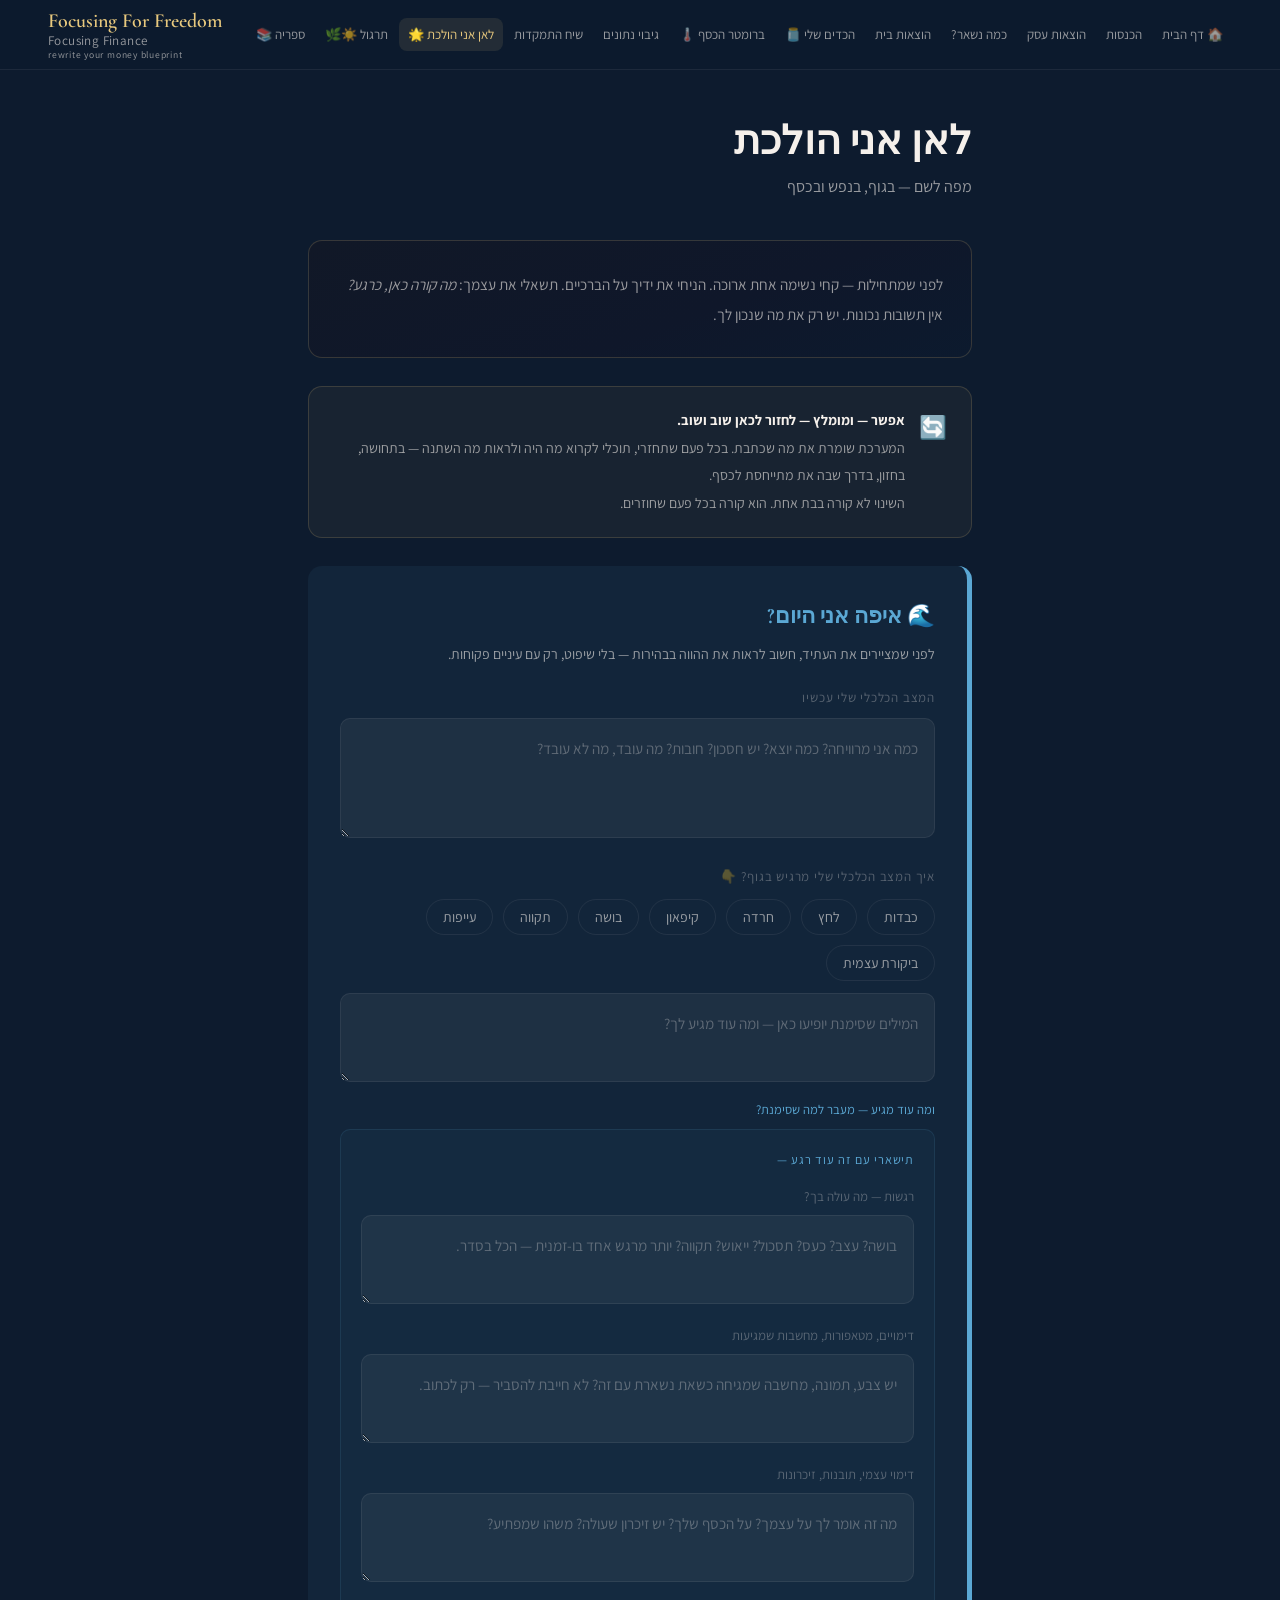
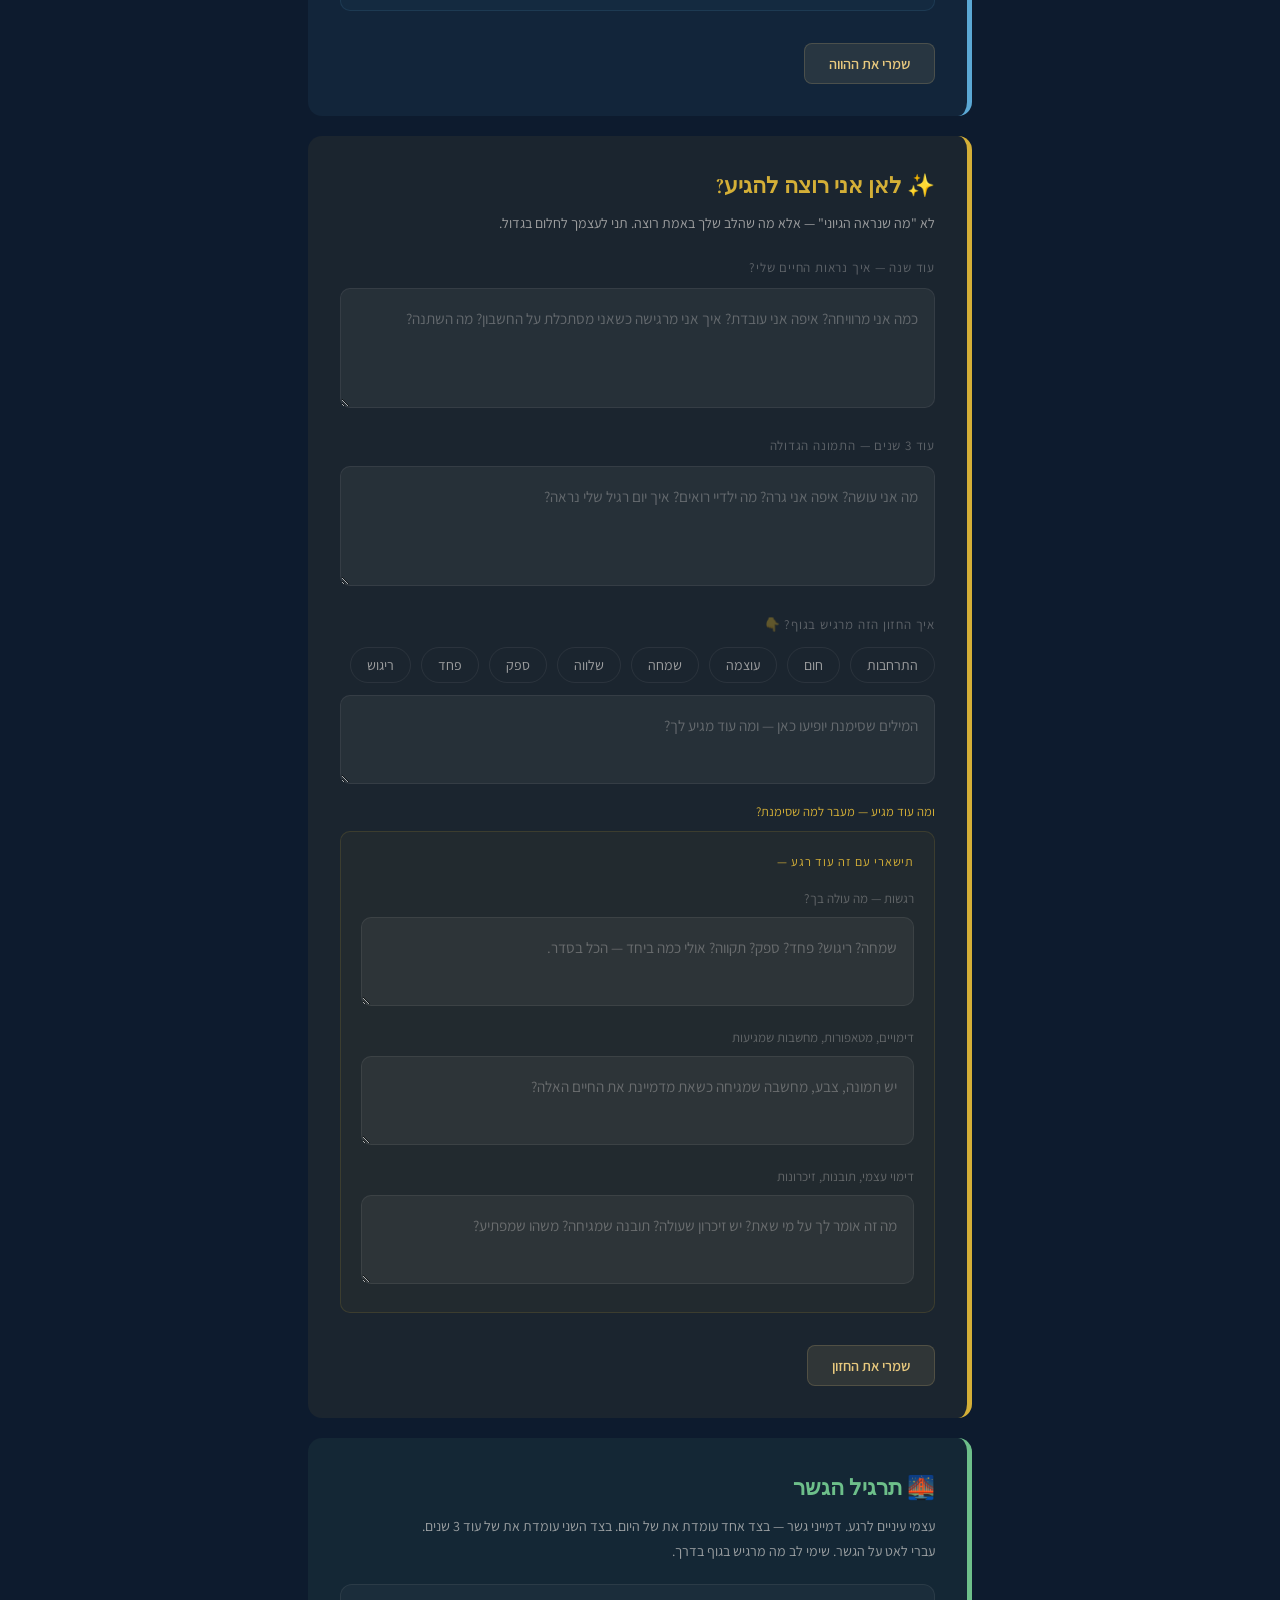
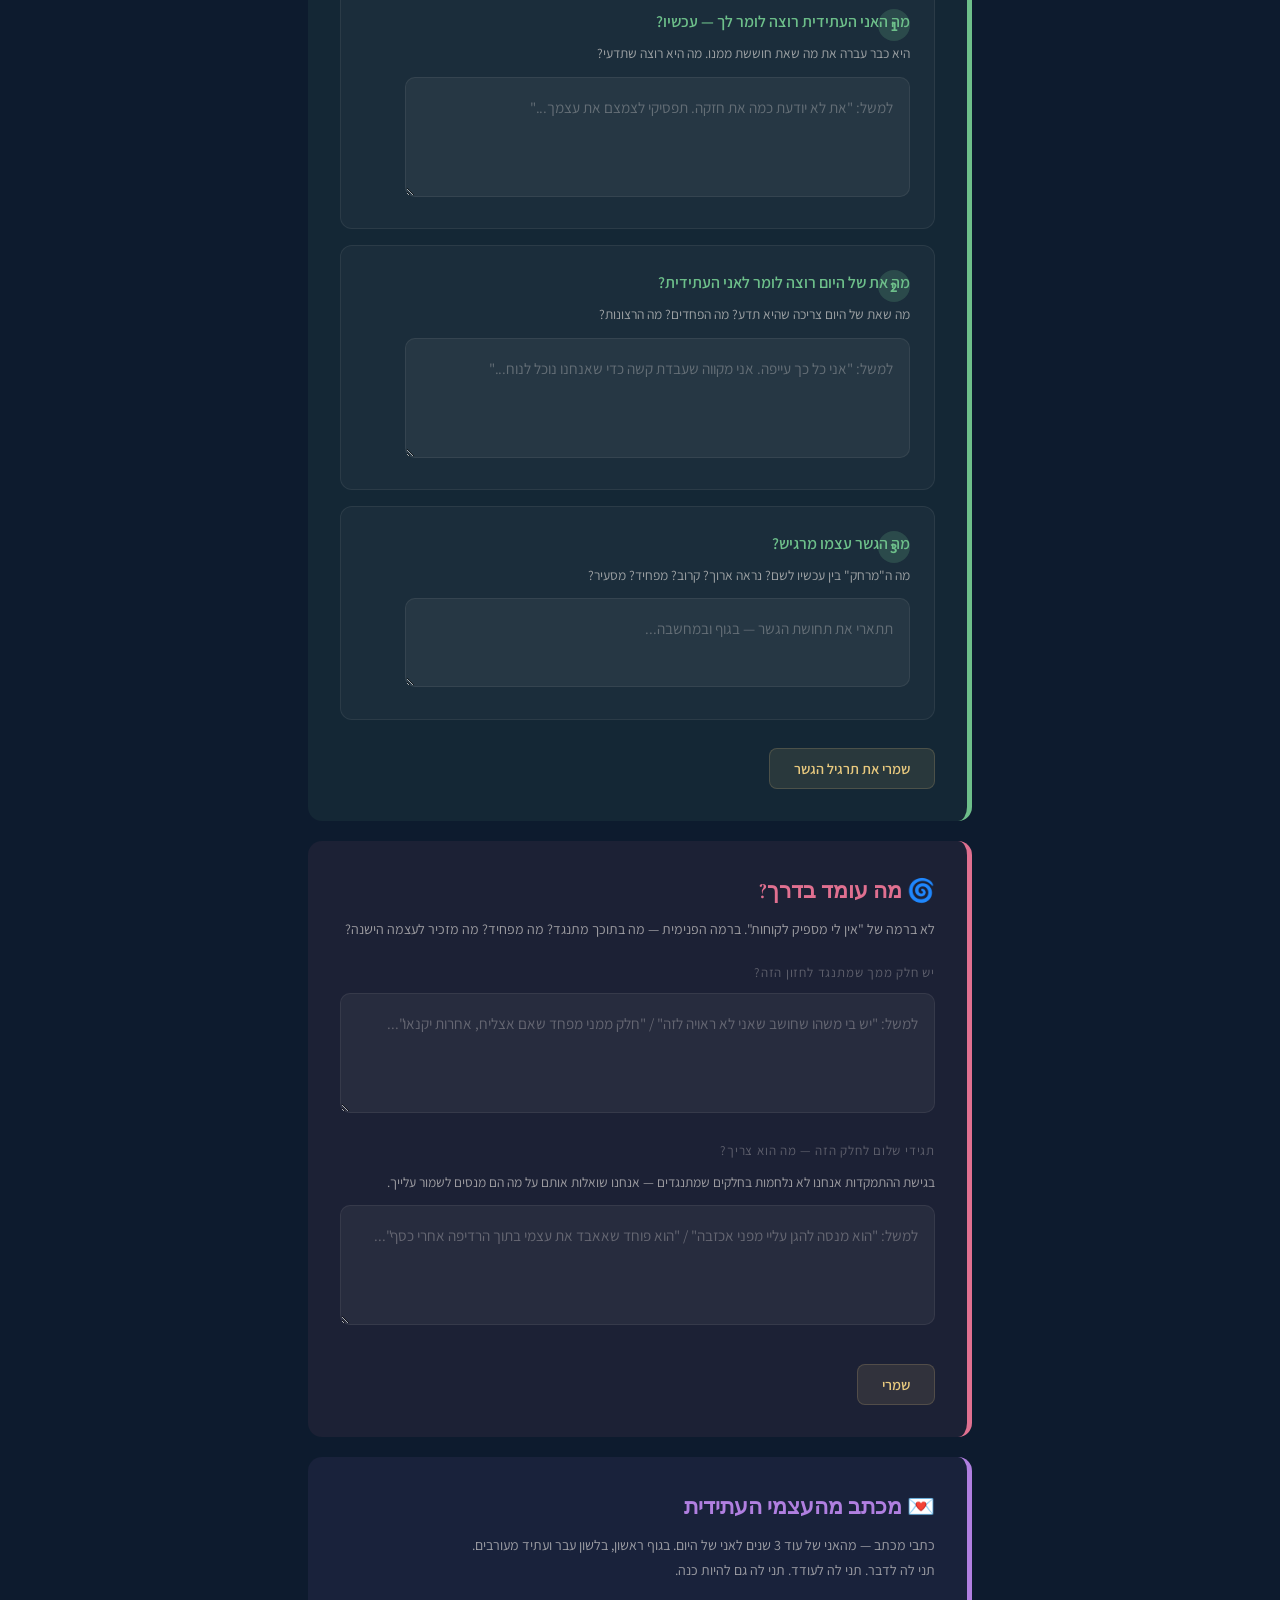
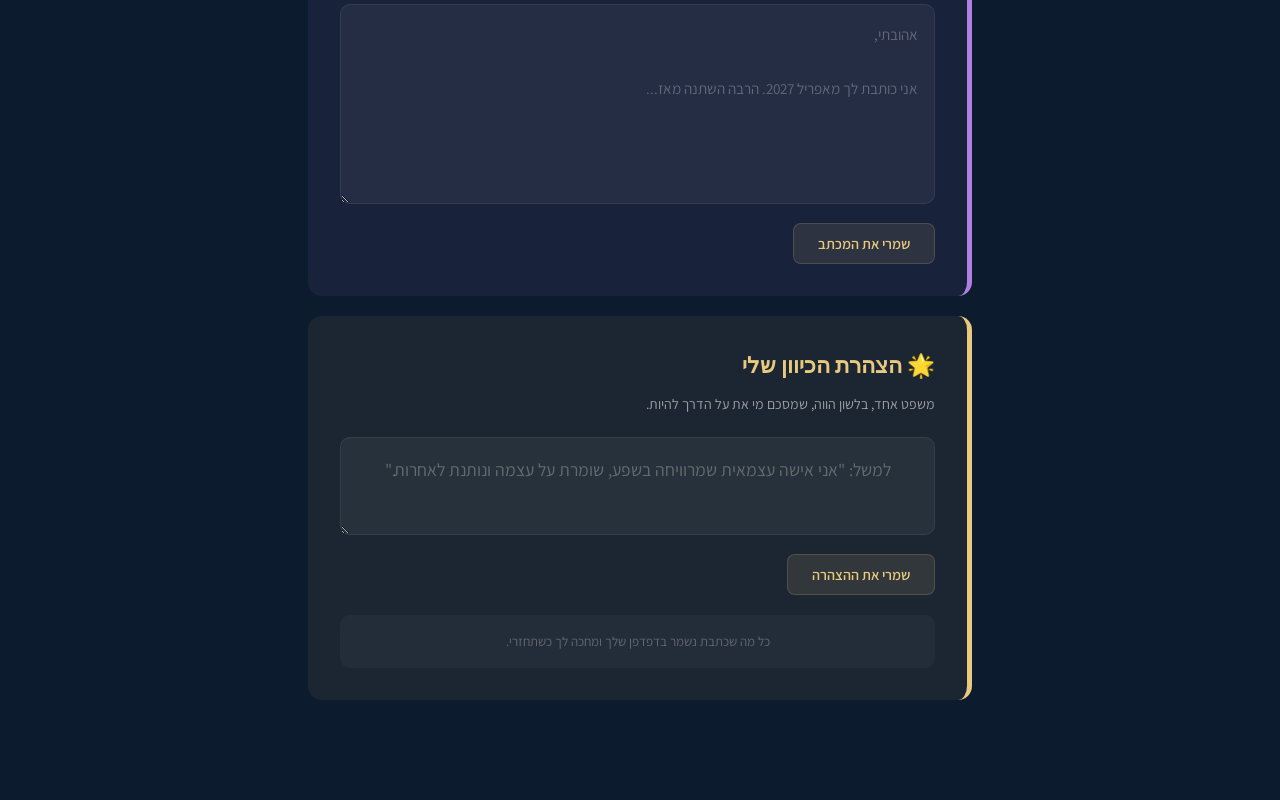
<file: vision.html>
<!DOCTYPE html>
<html lang="he" dir="rtl">
<head>
  <meta charset="UTF-8">
  <meta name="viewport" content="width=device-width, initial-scale=1.0">
  <title>לאן אני הולכת — Focusing Finance</title>
  <link rel="stylesheet" href="styles.css">
  <script src="app.js"></script>
  <style>
    .vision-section {
      border-radius: var(--radius);
      padding: 32px;
      margin-bottom: 20px;
      border-right: 5px solid;
    }
    .vision-title {
      font-family: 'Cormorant Garamond', serif;
      font-size: 1.4rem;
      font-weight: 700;
      margin-bottom: 8px;
    }
    .vision-subtitle {
      font-size: 0.88rem;
      color: var(--text-muted);
      line-height: 1.8;
      margin-bottom: 20px;
    }
    .vision-textarea {
      width: 100%;
      min-height: 120px;
      background: rgba(245,240,235,0.05);
      border: 1px solid var(--border);
      border-radius: 10px;
      padding: 16px;
      color: var(--text);
      font-family: 'Assistant', sans-serif;
      font-size: 0.95rem;
      line-height: 1.8;
      resize: vertical;
      direction: rtl;
      box-sizing: border-box;
    }
    .vision-textarea:focus {
      outline: none;
      border-color: var(--border-accent);
    }
    .vision-textarea::placeholder { color: var(--text-faint); }

    .body-scale {
      display: flex;
      gap: 10px;
      flex-wrap: wrap;
      margin-top: 12px;
    }
    .body-btn {
      padding: 8px 16px;
      border-radius: 20px;
      border: 1.5px solid var(--border);
      background: transparent;
      color: var(--text-muted);
      font-family: 'Assistant', sans-serif;
      font-size: 0.88rem;
      cursor: pointer;
      transition: all var(--transition);
    }
    .body-btn:hover, .body-btn.selected {
      background: var(--accent-light);
      border-color: var(--accent);
      color: var(--accent);
    }

    .bridge-step {
      position: relative;
      padding: 24px 24px 24px 64px;
      margin-bottom: 16px;
      background: rgba(245,240,235,0.03);
      border-radius: 12px;
      border: 1px solid var(--border);
    }
    .bridge-number {
      position: absolute;
      right: 24px;
      top: 24px;
      width: 32px;
      height: 32px;
      border-radius: 50%;
      display: flex;
      align-items: center;
      justify-content: center;
      font-weight: 700;
      font-size: 0.9rem;
      flex-shrink: 0;
    }
    .save-btn {
      background: var(--accent-light);
      border: 1px solid var(--border-accent);
      border-radius: 8px;
      padding: 10px 24px;
      color: var(--accent);
      font-family: 'Assistant', sans-serif;
      font-weight: 600;
      font-size: 0.9rem;
      cursor: pointer;
      margin-top: 12px;
      transition: all var(--transition);
    }
    .save-btn:hover { background: rgba(201,169,110,0.2); }
    .saved-note {
      font-size: 0.78rem;
      color: var(--text-faint);
      margin-top: 6px;
      display: none;
    }
  </style>
</head>
<body>

<nav id="navbar"></nav>

<main class="main">
  <div class="container-sm">

    <div class="page-header">
      <h1 class="page-title">לאן אני הולכת</h1>
      <p class="page-subtitle">מפה לשם — בגוף, בנפש ובכסף</p>
    </div>

    <!-- Intro -->
    <div class="card" style="border-color:var(--border-accent); margin-bottom:28px; padding:28px;">
      <p style="color:var(--text-muted); font-size:0.95rem; line-height:2; margin:0;">
        לפני שמתחילות — קחי נשימה אחת ארוכה. הניחי את ידיך על הברכיים. תשאלי את עצמך: <em>מה קורה כאן, כרגע?</em><br/>
        אין תשובות נכונות. יש רק את מה שנכון לך.
      </p>
    </div>

    <!-- Repetition note -->
    <div style="display:flex; align-items:flex-start; gap:14px; padding:20px 24px; background:rgba(201,169,110,0.06); border:1px solid rgba(201,169,110,0.2); border-radius:var(--radius); margin-bottom:28px;">
      <div style="font-size:1.4rem; flex-shrink:0; margin-top:2px;">🔄</div>
      <div style="font-size:0.88rem; color:var(--text-muted); line-height:1.95;">
        <strong style="color:var(--text);">אפשר — ומומלץ — לחזור לכאן שוב ושוב.</strong><br/>
        המערכת שומרת את מה שכתבת. בכל פעם שתחזרי, תוכלי לקרוא מה היה ולראות מה השתנה —
        בתחושה, בחזון, בדרך שבה את מתייחסת לכסף.<br/>
        השינוי לא קורה בבת אחת. הוא קורה בכל פעם שחוזרים.
      </div>
    </div>

    <!-- Section 1: Now -->
    <div class="vision-section" style="background:rgba(91,168,212,0.07); border-color:#5BA8D4;">
      <div class="vision-title" style="color:#5BA8D4;">🌊 איפה אני היום?</div>
      <div class="vision-subtitle">לפני שמציירים את העתיד, חשוב לראות את ההווה בבהירות — בלי שיפוט, רק עם עיניים פקוחות.</div>

      <div style="margin-bottom:20px;">
        <div style="font-size:0.82rem; letter-spacing:0.06em; color:var(--text-faint); margin-bottom:10px;">המצב הכלכלי שלי עכשיו</div>
        <textarea class="vision-textarea" id="now-financial" placeholder="כמה אני מרוויחה? כמה יוצא? יש חסכון? חובות? מה עובד, מה לא עובד?"></textarea>
      </div>

      <div style="margin-bottom:8px;">
        <div style="font-size:0.82rem; letter-spacing:0.06em; color:var(--text-faint); margin-bottom:10px;">איך המצב הכלכלי שלי מרגיש בגוף? 👇</div>
        <div class="body-scale" id="body-now">
          <button class="body-btn" onclick="selectBody('now','כבדות')">כבדות</button>
          <button class="body-btn" onclick="selectBody('now','לחץ')">לחץ</button>
          <button class="body-btn" onclick="selectBody('now','חרדה')">חרדה</button>
          <button class="body-btn" onclick="selectBody('now','קיפאון')">קיפאון</button>
          <button class="body-btn" onclick="selectBody('now','בושה')">בושה</button>
          <button class="body-btn" onclick="selectBody('now','תקווה')">תקווה</button>
          <button class="body-btn" onclick="selectBody('now','עייפות')">עייפות</button>
          <button class="body-btn" onclick="selectBody('now','ביקורת עצמית')">ביקורת עצמית</button>
        </div>
        <textarea class="vision-textarea" id="now-body" placeholder="המילים שסימנת יופיעו כאן — ומה עוד מגיע לך?" style="min-height:80px; margin-top:12px;"></textarea>
        <div style="font-size:0.8rem; color:#5BA8D4; margin-top:10px; line-height:1.7;">ומה עוד מגיע — מעבר למה שסימנת?</div>
      </div>

      <div style="padding:20px; background:rgba(91,168,212,0.04); border-radius:10px; border:1px solid rgba(91,168,212,0.12); margin-bottom:20px;">
        <div style="font-size:0.78rem; color:#5BA8D4; letter-spacing:0.06em; margin-bottom:16px;">תישארי עם זה עוד רגע —</div>

        <div style="margin-bottom:14px;">
          <div style="font-size:0.82rem; color:var(--text-faint); margin-bottom:8px;">רגשות — מה עולה בך?</div>
          <textarea class="vision-textarea" id="now-emotions" placeholder="בושה? עצב? כעס? תסכול? ייאוש? תקווה? יותר מרגש אחד בו-זמנית — הכל בסדר." style="min-height:70px;"></textarea>
        </div>

        <div style="margin-bottom:14px;">
          <div style="font-size:0.82rem; color:var(--text-faint); margin-bottom:8px;">דימויים, מטאפורות, מחשבות שמגיעות</div>
          <textarea class="vision-textarea" id="now-images" placeholder="יש צבע, תמונה, מחשבה שמגיחה כשאת נשארת עם זה? לא חייבת להסביר — רק לכתוב." style="min-height:70px;"></textarea>
        </div>

        <div>
          <div style="font-size:0.82rem; color:var(--text-faint); margin-bottom:8px;">דימוי עצמי, תובנות, זיכרונות</div>
          <textarea class="vision-textarea" id="now-insights" placeholder="מה זה אומר לך על עצמך? על הכסף שלך? יש זיכרון שעולה? משהו שמפתיע?" style="min-height:70px;"></textarea>
        </div>
      </div>

      <button class="save-btn" onclick="saveSection('now')">שמרי את ההווה</button>
      <div class="saved-note" id="saved-now">✓ נשמר</div>
    </div>

    <!-- Section 2: Vision -->
    <div class="vision-section" style="background:rgba(212,175,55,0.07); border-color:#D4AF37;">
      <div class="vision-title" style="color:#D4AF37;">✨ לאן אני רוצה להגיע?</div>
      <div class="vision-subtitle">לא "מה שנראה הגיוני" — אלא מה שהלב שלך באמת רוצה. תני לעצמך לחלום בגדול.</div>

      <div style="margin-bottom:20px;">
        <div style="font-size:0.82rem; letter-spacing:0.06em; color:var(--text-faint); margin-bottom:10px;">עוד שנה — איך נראות החיים שלי?</div>
        <textarea class="vision-textarea" id="vision-1y" placeholder="כמה אני מרוויחה? איפה אני עובדת? איך אני מרגישה כשאני מסתכלת על החשבון? מה השתנה?"></textarea>
      </div>

      <div style="margin-bottom:20px;">
        <div style="font-size:0.82rem; letter-spacing:0.06em; color:var(--text-faint); margin-bottom:10px;">עוד 3 שנים — התמונה הגדולה</div>
        <textarea class="vision-textarea" id="vision-3y" placeholder="מה אני עושה? איפה אני גרה? מה ילדיי רואים? איך יום רגיל שלי נראה?"></textarea>
      </div>

      <div style="margin-bottom:8px;">
        <div style="font-size:0.82rem; letter-spacing:0.06em; color:var(--text-faint); margin-bottom:10px;">איך החזון הזה מרגיש בגוף? 👇</div>
        <div class="body-scale" id="body-vision">
          <button class="body-btn" onclick="selectBody('vision','התרחבות')">התרחבות</button>
          <button class="body-btn" onclick="selectBody('vision','חום')">חום</button>
          <button class="body-btn" onclick="selectBody('vision','עוצמה')">עוצמה</button>
          <button class="body-btn" onclick="selectBody('vision','שמחה')">שמחה</button>
          <button class="body-btn" onclick="selectBody('vision','שלווה')">שלווה</button>
          <button class="body-btn" onclick="selectBody('vision','ספק')">ספק</button>
          <button class="body-btn" onclick="selectBody('vision','פחד')">פחד</button>
          <button class="body-btn" onclick="selectBody('vision','ריגוש')">ריגוש</button>
        </div>
        <textarea class="vision-textarea" id="vision-body" placeholder="המילים שסימנת יופיעו כאן — ומה עוד מגיע לך?" style="min-height:80px; margin-top:12px;"></textarea>
        <div style="font-size:0.8rem; color:#D4AF37; margin-top:10px; line-height:1.7;">ומה עוד מגיע — מעבר למה שסימנת?</div>
      </div>

      <div style="padding:20px; background:rgba(212,175,55,0.04); border-radius:10px; border:1px solid rgba(212,175,55,0.14); margin-bottom:20px;">
        <div style="font-size:0.78rem; color:#D4AF37; letter-spacing:0.06em; margin-bottom:16px;">תישארי עם זה עוד רגע —</div>

        <div style="margin-bottom:14px;">
          <div style="font-size:0.82rem; color:var(--text-faint); margin-bottom:8px;">רגשות — מה עולה בך?</div>
          <textarea class="vision-textarea" id="vision-emotions" placeholder="שמחה? ריגוש? פחד? ספק? תקווה? אולי כמה ביחד — הכל בסדר." style="min-height:70px;"></textarea>
        </div>

        <div style="margin-bottom:14px;">
          <div style="font-size:0.82rem; color:var(--text-faint); margin-bottom:8px;">דימויים, מטאפורות, מחשבות שמגיעות</div>
          <textarea class="vision-textarea" id="vision-images" placeholder="יש תמונה, צבע, מחשבה שמגיחה כשאת מדמיינת את החיים האלה?" style="min-height:70px;"></textarea>
        </div>

        <div>
          <div style="font-size:0.82rem; color:var(--text-faint); margin-bottom:8px;">דימוי עצמי, תובנות, זיכרונות</div>
          <textarea class="vision-textarea" id="vision-insights" placeholder="מה זה אומר לך על מי שאת? יש זיכרון שעולה? תובנה שמגיחה? משהו שמפתיע?" style="min-height:70px;"></textarea>
        </div>
      </div>

      <button class="save-btn" onclick="saveSection('vision')">שמרי את החזון</button>
      <div class="saved-note" id="saved-vision">✓ נשמר</div>
    </div>

    <!-- Section 3: Bridge -->
    <div class="vision-section" style="background:rgba(109,191,138,0.07); border-color:#6DBF8A;">
      <div class="vision-title" style="color:#6DBF8A;">🌉 תרגיל הגשר</div>
      <div class="vision-subtitle">
        עצמי עיניים לרגע. דמייני גשר — בצד אחד עומדת את של היום. בצד השני עומדת את של עוד 3 שנים.<br/>
        עברי לאט על הגשר. שימי לב מה מרגיש בגוף בדרך.
      </div>

      <div class="bridge-step">
        <div class="bridge-number" style="background:rgba(109,191,138,0.2); color:#6DBF8A;">1</div>
        <div style="font-weight:600; color:#6DBF8A; margin-bottom:8px;">מה האני העתידית רוצה לומר לך — עכשיו?</div>
        <div style="font-size:0.85rem; color:var(--text-muted); margin-bottom:12px;">היא כבר עברה את מה שאת חוששת ממנו. מה היא רוצה שתדעי?</div>
        <textarea class="vision-textarea" id="bridge-future-to-now" placeholder='למשל: "את לא יודעת כמה את חזקה. תפסיקי לצמצם את עצמך..."'></textarea>
      </div>

      <div class="bridge-step">
        <div class="bridge-number" style="background:rgba(109,191,138,0.2); color:#6DBF8A;">2</div>
        <div style="font-weight:600; color:#6DBF8A; margin-bottom:8px;">מה את של היום רוצה לומר לאני העתידית?</div>
        <div style="font-size:0.85rem; color:var(--text-muted); margin-bottom:12px;">מה שאת של היום צריכה שהיא תדע? מה הפחדים? מה הרצונות?</div>
        <textarea class="vision-textarea" id="bridge-now-to-future" placeholder='למשל: "אני כל כך עייפה. אני מקווה שעבדת קשה כדי שאנחנו נוכל לנוח..."'></textarea>
      </div>

      <div class="bridge-step">
        <div class="bridge-number" style="background:rgba(109,191,138,0.2); color:#6DBF8A;">3</div>
        <div style="font-weight:600; color:#6DBF8A; margin-bottom:8px;">מה הגשר עצמו מרגיש?</div>
        <div style="font-size:0.85rem; color:var(--text-muted); margin-bottom:12px;">מה ה"מרחק" בין עכשיו לשם? נראה ארוך? קרוב? מפחיד? מסעיר?</div>
        <textarea class="vision-textarea" id="bridge-feeling" placeholder="תתארי את תחושת הגשר — בגוף ובמחשבה..." style="min-height:80px;"></textarea>
      </div>

      <button class="save-btn" onclick="saveSection('bridge')">שמרי את תרגיל הגשר</button>
      <div class="saved-note" id="saved-bridge">✓ נשמר</div>
    </div>

    <!-- Section 4: What's in the way -->
    <div class="vision-section" style="background:rgba(224,112,144,0.07); border-color:#E07090;">
      <div class="vision-title" style="color:#E07090;">🌀 מה עומד בדרך?</div>
      <div class="vision-subtitle">לא ברמה של "אין לי מספיק לקוחות". ברמה הפנימית — מה בתוכך מתנגד? מה מפחיד? מה מזכיר לעצמה הישנה?</div>

      <div style="margin-bottom:20px;">
        <div style="font-size:0.82rem; letter-spacing:0.06em; color:var(--text-faint); margin-bottom:10px;">יש חלק ממך שמתנגד לחזון הזה?</div>
        <textarea class="vision-textarea" id="block-part" placeholder='למשל: "יש בי משהו שחושב שאני לא ראויה לזה" / "חלק ממני מפחד שאם אצליח, אחרות יקנאו"...'></textarea>
      </div>

      <div style="margin-bottom:20px;">
        <div style="font-size:0.82rem; letter-spacing:0.06em; color:var(--text-faint); margin-bottom:10px;">תגידי שלום לחלק הזה — מה הוא צריך?</div>
        <div style="font-size:0.85rem; color:var(--text-muted); margin-bottom:10px; line-height:1.7;">
          בגישת ההתמקדות אנחנו לא נלחמות בחלקים שמתנגדים — אנחנו שואלות אותם על מה הם מנסים לשמור עלייך.
        </div>
        <textarea class="vision-textarea" id="block-need" placeholder='למשל: "הוא מנסה להגן עליי מפני אכזבה" / "הוא פוחד שאאבד את עצמי בתוך הרדיפה אחרי כסף"...'></textarea>
      </div>

      <button class="save-btn" onclick="saveSection('block')">שמרי</button>
      <div class="saved-note" id="saved-block">✓ נשמר</div>
    </div>

    <!-- Section 5: Letter from future self -->
    <div class="vision-section" style="background:rgba(176,127,224,0.07); border-color:#B07FE0;">
      <div class="vision-title" style="color:#B07FE0;">💌 מכתב מהעצמי העתידית</div>
      <div class="vision-subtitle">
        כתבי מכתב — מהאני של עוד 3 שנים לאני של היום. בגוף ראשון, בלשון עבר ועתיד מעורבים.<br/>
        תני לה לדבר. תני לה לעודד. תני לה גם להיות כנה.
      </div>

      <textarea class="vision-textarea" id="letter-future" style="min-height:200px;" placeholder='אהובתי,

אני כותבת לך מאפריל 2027. הרבה השתנה מאז...

'></textarea>

      <button class="save-btn" onclick="saveSection('letter')">שמרי את המכתב</button>
      <div class="saved-note" id="saved-letter">✓ נשמר</div>
    </div>

    <!-- Section 6: Vision declaration -->
    <div class="vision-section" style="background:rgba(201,169,110,0.08); border-color:var(--accent);">
      <div class="vision-title" style="color:var(--accent);">🌟 הצהרת הכיוון שלי</div>
      <div class="vision-subtitle">משפט אחד, בלשון הווה, שמסכם מי את על הדרך להיות.</div>

      <textarea class="vision-textarea" id="declaration" style="min-height:80px; font-size:1.1rem; text-align:center;"
        placeholder='למשל: "אני אישה עצמאית שמרוויחה בשפע, שומרת על עצמה ונותנת לאחרות."'></textarea>

      <button class="save-btn" onclick="saveSection('declaration')">שמרי את ההצהרה</button>
      <div class="saved-note" id="saved-declaration">✓ נשמר</div>

      <div style="margin-top:20px; padding:16px; background:rgba(245,240,235,0.03); border-radius:10px; text-align:center; font-size:0.82rem; color:var(--text-faint);">
        כל מה שכתבת נשמר בדפדפן שלך ומחכה לך כשתחזרי.
      </div>
    </div>

  </div>
</main>

<script>
  const bodySelections = { now: [], vision: [] };

  function selectBody(section, val) {
    const arr = bodySelections[section];
    const ta = document.getElementById(section === 'now' ? 'now-body' : 'vision-body');
    const idx = arr.indexOf(val);

    if (idx === -1) {
      arr.push(val);
      ta.value = ta.value ? ta.value + ', ' + val : val;
    } else {
      arr.splice(idx, 1);
      const esc = val.replace(/[.*+?^${}()|[\]\\]/g, '\\$&');
      ta.value = ta.value
        .replace(new RegExp(',\\s*' + esc), '')
        .replace(new RegExp(esc + '\\s*,\\s*'), '')
        .replace(new RegExp('^' + esc + '$'), '')
        .trim();
    }

    document.querySelectorAll(`#body-${section} .body-btn`).forEach(b => {
      b.classList.toggle('selected', arr.includes(b.textContent.trim()));
    });
  }

  function restoreBodyBtns(section, btns) {
    if (!btns || !btns.length) return;
    bodySelections[section] = btns;
    document.querySelectorAll(`#body-${section} .body-btn`).forEach(b => {
      b.classList.toggle('selected', btns.includes(b.textContent.trim()));
    });
  }

  function saveSection(key) {
    const data = JSON.parse(localStorage.getItem('ff_vision') || '{}');

    if (key === 'now') {
      data.nowFinancial = document.getElementById('now-financial').value;
      data.nowBodyBtns = bodySelections.now.slice();
      data.nowBody = document.getElementById('now-body').value;
      data.nowEmotions = document.getElementById('now-emotions').value;
      data.nowImages = document.getElementById('now-images').value;
      data.nowInsights = document.getElementById('now-insights').value;
    } else if (key === 'vision') {
      data.vision1y = document.getElementById('vision-1y').value;
      data.vision3y = document.getElementById('vision-3y').value;
      data.visionBodyBtns = bodySelections.vision.slice();
      data.visionBody = document.getElementById('vision-body').value;
      data.visionEmotions = document.getElementById('vision-emotions').value;
      data.visionImages = document.getElementById('vision-images').value;
      data.visionInsights = document.getElementById('vision-insights').value;
    } else if (key === 'bridge') {
      data.bridgeFutureToNow = document.getElementById('bridge-future-to-now').value;
      data.bridgeNowToFuture = document.getElementById('bridge-now-to-future').value;
      data.bridgeFeeling = document.getElementById('bridge-feeling').value;
    } else if (key === 'block') {
      data.blockPart = document.getElementById('block-part').value;
      data.blockNeed = document.getElementById('block-need').value;
    } else if (key === 'letter') {
      data.letterFuture = document.getElementById('letter-future').value;
    } else if (key === 'declaration') {
      data.declaration = document.getElementById('declaration').value;
    }

    localStorage.setItem('ff_vision', JSON.stringify(data));
    const note = document.getElementById('saved-' + key);
    note.style.display = 'block';
    setTimeout(() => note.style.display = 'none', 2000);
  }

  function loadSaved() {
    const data = JSON.parse(localStorage.getItem('ff_vision') || '{}');
    if (data.nowFinancial) document.getElementById('now-financial').value = data.nowFinancial;
    if (data.nowBody) document.getElementById('now-body').value = data.nowBody;
    restoreBodyBtns('now', data.nowBodyBtns);
    if (data.nowEmotions) document.getElementById('now-emotions').value = data.nowEmotions;
    if (data.nowImages) document.getElementById('now-images').value = data.nowImages;
    if (data.nowInsights) document.getElementById('now-insights').value = data.nowInsights;
    if (data.vision1y) document.getElementById('vision-1y').value = data.vision1y;
    if (data.vision3y) document.getElementById('vision-3y').value = data.vision3y;
    if (data.visionBody) document.getElementById('vision-body').value = data.visionBody;
    restoreBodyBtns('vision', data.visionBodyBtns);
    if (data.visionEmotions) document.getElementById('vision-emotions').value = data.visionEmotions;
    if (data.visionImages) document.getElementById('vision-images').value = data.visionImages;
    if (data.visionInsights) document.getElementById('vision-insights').value = data.visionInsights;
    if (data.bridgeFutureToNow) document.getElementById('bridge-future-to-now').value = data.bridgeFutureToNow;
    if (data.bridgeNowToFuture) document.getElementById('bridge-now-to-future').value = data.bridgeNowToFuture;
    if (data.bridgeFeeling) document.getElementById('bridge-feeling').value = data.bridgeFeeling;
    if (data.blockPart) document.getElementById('block-part').value = data.blockPart;
    if (data.blockNeed) document.getElementById('block-need').value = data.blockNeed;
    if (data.letterFuture) document.getElementById('letter-future').value = data.letterFuture;
    if (data.declaration) document.getElementById('declaration').value = data.declaration;
  }

  initNav('vision');
  loadSaved();
</script>
</body>
</html>
</file>
<file: styles.css>
@import url('https://fonts.googleapis.com/css2?family=Cormorant+Garamond:ital,wght@0,400;0,600;1,400&family=Assistant:wght@300;400;500;600;700&family=Heebo:wght@300;400;700&display=swap');

:root {
  --bg: #0d1b2e;
  --bg-2: #0f2035;
  --bg-card: #111827;
  --bg-card-2: #0f172a;
  --accent: #E8C97E;
  --accent2: #c97eb4;
  --accent-light: rgba(232,201,126,0.1);
  --accent-hover: rgba(232,201,126,0.18);
  --green: #7CB9A0;
  --green-light: rgba(124,185,160,0.12);
  --red: #C97B7B;
  --red-light: rgba(201,123,123,0.12);
  --text: #F5F0EB;
  --text-muted: rgba(245,240,235,0.6);
  --text-faint: rgba(245,240,235,0.3);
  --border: rgba(245,240,235,0.07);
  --border-accent: rgba(232,201,126,0.18);
  --radius: 14px;
  --radius-sm: 8px;
  --nav-height: 70px;
  --transition: 0.25s ease;
}

* { margin: 0; padding: 0; box-sizing: border-box; }

html { font-size: 16px; scroll-behavior: smooth; }

body {
  font-family: 'Assistant', sans-serif;
  background: var(--bg);
  color: var(--text);
  direction: rtl;
  text-align: right;
  min-height: 100vh;
  line-height: 1.6;
}

/* ── NAV ── */
nav {
  position: fixed; top: 0; right: 0; left: 0;
  height: var(--nav-height);
  background: rgba(13,27,46,0.95);
  backdrop-filter: blur(20px);
  border-bottom: 1px solid var(--border);
  display: flex; align-items: center; justify-content: space-between;
  padding: 0 48px;
  z-index: 100;
}

.nav-logo {
  font-family: 'Cormorant Garamond', serif;
  font-size: 1.25rem;
  font-weight: 600;
  color: var(--accent);
  text-decoration: none;
  display: flex; flex-direction: column;
  text-align: left;
  line-height: 1.2;
  flex-shrink: 0;
  margin-right: 16px;
}

.nav-logo-sub {
  font-size: 0.82rem;
  font-family: 'Assistant', sans-serif;
  font-weight: 400;
  color: var(--text-muted);
  letter-spacing: 0.03em;
}

.nav-tagline {
  font-size: 0.6rem;
  font-family: 'Assistant', sans-serif;
  font-weight: 400;
  color: var(--text-muted);
  letter-spacing: 0.08em;
  text-transform: lowercase;
}

.nav-links {
  display: flex;
  align-items: center;
  gap: 2px;
  flex: 1;
  min-width: 0;
  overflow: hidden;
}

.nav-burger {
  display: none;
  background: none;
  border: 1px solid rgba(232,201,126,0.3);
  border-radius: 6px;
  cursor: pointer;
  color: var(--accent);
  font-size: 1.3rem;
  padding: 6px 12px;
  line-height: 1;
  transition: background var(--transition);
}
.nav-burger:hover { background: var(--accent-light); }

.nav-links a {
  color: var(--text-muted);
  text-decoration: none;
  font-size: 0.82rem;
  padding: 6px 9px;
  border-radius: var(--radius-sm);
  transition: color var(--transition), background var(--transition);
  white-space: nowrap;
}

.nav-links a:hover { color: var(--text); background: rgba(245,240,235,0.06); }
.nav-links a.active { color: var(--accent); background: var(--accent-light); }

/* ── LAYOUT ── */
.main {
  padding-top: calc(var(--nav-height) + 48px);
  padding-bottom: 80px;
  min-height: 100vh;
}

.container { max-width: 1100px; margin: 0 auto; padding: 0 28px; }
.container-sm { max-width: 720px; margin: 0 auto; padding: 0 28px; }

/* ── PAGE HEADER ── */
.page-header { margin-bottom: 40px; text-align: right; }

.page-label {
  font-size: 0.7rem; letter-spacing: 0.14em;
  color: var(--accent); text-transform: uppercase; margin-bottom: 10px;
}

.page-title {
  font-family: 'Cormorant Garamond', serif;
  font-size: 2.5rem; font-weight: 600; line-height: 1.15;
}

.page-subtitle { color: var(--text-muted); margin-top: 10px; font-size: 1rem; }

/* ── CARDS ── */
.card {
  background: linear-gradient(160deg, #111827 0%, #0f172a 60%, #0c1a2e 100%);
  border: 1px solid var(--border);
  border-radius: var(--radius);
  padding: 28px;
}

.card + .card { margin-top: 20px; }

.card-title {
  font-size: 1rem; font-weight: 600; margin-bottom: 20px;
  display: flex; align-items: center; justify-content: space-between;
}

.card-link { font-size: 0.82rem; color: var(--accent); text-decoration: none; }
.card-link:hover { text-decoration: underline; }

/* ── STATS GRID ── */
.stats-grid {
  display: grid;
  grid-template-columns: repeat(4, 1fr);
  gap: 16px;
  margin-bottom: 32px;
}

.stat-card {
  background: linear-gradient(160deg, #111827 0%, #0f172a 100%);
  border: 1px solid var(--border);
  border-radius: var(--radius);
  padding: 24px;
}

.stat-label { font-size: 0.76rem; color: var(--text-muted); margin-bottom: 10px; letter-spacing: 0.03em; }

.stat-value {
  font-family: 'Cormorant Garamond', serif;
  font-size: 2rem; font-weight: 600; line-height: 1;
}

.stat-value.positive { color: var(--green); }
.stat-value.accent { color: var(--accent); }
.stat-value.danger { color: var(--red); }

.stat-sub { font-size: 0.75rem; color: var(--text-faint); margin-top: 8px; }

/* ── FORMS ── */
.form-group { margin-bottom: 20px; }

.form-label {
  display: block; font-size: 0.85rem;
  color: var(--text-muted); margin-bottom: 8px; font-weight: 500;
}

.form-input, .form-select, .form-textarea {
  width: 100%;
  background: rgba(245,240,235,0.05);
  border: 1px solid var(--border);
  border-radius: var(--radius-sm);
  padding: 12px 16px;
  color: var(--text);
  font-size: 0.95rem;
  font-family: 'Assistant', sans-serif;
  direction: rtl;
  transition: border-color var(--transition), background var(--transition);
  -webkit-appearance: none;
}

.form-input:focus, .form-select:focus, .form-textarea:focus {
  outline: none;
  border-color: var(--accent);
  background: rgba(201,169,110,0.05);
}

.form-input::placeholder, .form-textarea::placeholder { color: var(--text-faint); }

input[type="date"] {
  -webkit-appearance: auto;
  appearance: auto;
  direction: ltr;
  text-align: right;
  cursor: pointer;
}

.form-select option { background: #111827; color: var(--text); }

.form-textarea { resize: vertical; min-height: 80px; }

.form-grid { display: grid; grid-template-columns: 1fr 1fr; gap: 20px; }
.form-grid-3 { display: grid; grid-template-columns: 1fr 1fr 1fr; gap: 20px; }

.form-hint { font-size: 0.78rem; color: var(--text-faint); margin-top: 6px; }

/* ── BUTTONS ── */
.btn {
  display: inline-flex; align-items: center; justify-content: center; gap: 8px;
  padding: 12px 28px;
  border: none; border-radius: var(--radius-sm);
  font-family: 'Assistant', sans-serif;
  font-size: 0.95rem; font-weight: 600;
  cursor: pointer; transition: all var(--transition);
  text-decoration: none; white-space: nowrap;
}

.btn-primary { background: var(--accent); color: #0d1b2e; }
.btn-primary:hover { background: #d4b87a; transform: translateY(-1px); box-shadow: 0 4px 16px rgba(201,169,110,0.25); }

.btn-secondary { background: var(--green-light); color: var(--green); border: 1px solid rgba(124,185,160,0.2); }
.btn-secondary:hover { background: rgba(124,185,160,0.2); }

.btn-ghost { background: transparent; color: var(--text-muted); border: 1px solid var(--border); }
.btn-ghost:hover { background: rgba(245,240,235,0.05); color: var(--text); }

.btn-danger { background: var(--red-light); color: var(--red); border: 1px solid rgba(201,123,123,0.2); }
.btn-danger:hover { background: rgba(201,123,123,0.2); }

.btn-full { width: 100%; }
.btn-sm { padding: 8px 16px; font-size: 0.82rem; }

/* ── BREAKDOWN ── */
.breakdown-card {
  background: var(--bg-card-2);
  border: 1px solid var(--border-accent);
  border-radius: var(--radius);
  padding: 24px;
  margin-top: 24px;
  animation: fadeUp 0.35s ease;
}

.breakdown-title {
  font-size: 0.7rem; letter-spacing: 0.12em;
  color: var(--accent); text-transform: uppercase; margin-bottom: 16px;
}

.breakdown-row {
  display: flex; justify-content: space-between; align-items: center;
  padding: 11px 0; border-bottom: 1px solid var(--border);
}

.breakdown-row:last-child { border-bottom: none; padding-top: 14px; margin-top: 4px; }

.breakdown-row .label { color: var(--text-muted); font-size: 0.9rem; }

.breakdown-row .amount {
  font-weight: 600; font-family: 'Cormorant Garamond', serif; font-size: 1.1rem;
}

.breakdown-row .amount.deduct { color: var(--red); }
.breakdown-row .amount.net { color: var(--green); font-size: 1.5rem; }

/* ── TABLE ── */
.table-wrapper { overflow-x: auto; }

table { width: 100%; border-collapse: collapse; }

th {
  text-align: right; padding: 12px 16px;
  font-size: 0.75rem; letter-spacing: 0.07em;
  color: var(--text-faint); font-weight: 500;
  border-bottom: 1px solid var(--border);
  white-space: nowrap;
}

td {
  padding: 14px 16px; border-bottom: 1px solid var(--border);
  font-size: 0.9rem; color: var(--text);
}

tr:last-child td { border-bottom: none; }
tbody tr:hover td { background: rgba(245,240,235,0.02); }

.badge {
  display: inline-block; padding: 3px 10px;
  border-radius: 20px; font-size: 0.72rem; font-weight: 600;
}

.badge-green { background: var(--green-light); color: var(--green); }
.badge-gold { background: var(--accent-light); color: var(--accent); }
.badge-red { background: var(--red-light); color: var(--red); }

/* ── FOCUSING MOMENT (slide-up) ── */
.focusing-overlay {
  position: fixed; inset: 0;
  background: rgba(13,27,46,0.75);
  backdrop-filter: blur(4px);
  z-index: 200;
  opacity: 0; pointer-events: none;
  transition: opacity 0.3s ease;
}

.focusing-overlay.visible { opacity: 1; pointer-events: all; }

.focusing-panel {
  position: fixed; bottom: 0; left: 0; right: 0;
  background: var(--bg-card);
  border-top: 1px solid var(--border-accent);
  border-radius: var(--radius) var(--radius) 0 0;
  padding: 40px 48px;
  z-index: 201;
  transform: translateY(100%);
  transition: transform 0.4s cubic-bezier(0.16,1,0.3,1);
  max-height: 70vh; overflow-y: auto;
}

.focusing-panel.visible { transform: translateY(0); }

.focusing-panel-inner { max-width: 560px; margin: 0 auto; text-align: center; }

.fm-icon { font-size: 2.2rem; margin-bottom: 14px; }

.fm-amount {
  font-family: 'Cormorant Garamond', serif;
  font-size: 2.5rem; color: var(--accent); font-weight: 600;
  margin-bottom: 6px;
}

.fm-title {
  font-family: 'Cormorant Garamond', serif;
  font-size: 1.4rem; color: var(--text); margin-bottom: 16px;
}

.fm-text {
  color: var(--text-muted); line-height: 1.9; margin-bottom: 28px;
  font-size: 0.95rem; white-space: pre-line;
}

.fm-actions { display: flex; gap: 12px; justify-content: center; flex-wrap: wrap; }

/* ── FOCUSING CHAT ── */
.chat-window {
  background: var(--bg-card);
  border: 1px solid var(--border);
  border-radius: var(--radius);
  padding: 28px;
  min-height: 480px;
  display: flex; flex-direction: column;
  gap: 20px;
}

.chat-messages { flex: 1; display: flex; flex-direction: column; gap: 16px; }

.chat-bubble {
  max-width: 82%;
  padding: 15px 20px;
  border-radius: 16px;
  line-height: 1.75;
  font-size: 0.92rem;
  white-space: pre-line;
  animation: fadeUp 0.3s ease;
}

.chat-bubble.app {
  background: var(--bg-card-2);
  border: 1px solid var(--border);
  align-self: flex-start;
  border-radius: 4px 16px 16px 16px;
}

.chat-bubble.user {
  background: var(--accent-light);
  border: 1px solid var(--border-accent);
  align-self: flex-end;
  border-radius: 16px 4px 16px 16px;
  color: var(--text);
}

.chat-typing {
  display: flex; gap: 6px; align-items: center;
  padding: 15px 20px;
  background: var(--bg-card-2);
  border: 1px solid var(--border);
  border-radius: 4px 16px 16px 16px;
  align-self: flex-start; width: fit-content;
}

.typing-dot {
  width: 7px; height: 7px; border-radius: 50%;
  background: var(--text-faint);
  animation: typingBounce 1.2s infinite;
}

.typing-dot:nth-child(2) { animation-delay: 0.2s; }
.typing-dot:nth-child(3) { animation-delay: 0.4s; }

.chat-input-area { display: flex; gap: 12px; align-items: flex-end; }

.chat-textarea {
  flex: 1;
  background: rgba(245,240,235,0.05);
  border: 1px solid var(--border);
  border-radius: var(--radius);
  padding: 14px 18px;
  color: var(--text);
  font-family: 'Assistant', sans-serif;
  font-size: 0.92rem;
  resize: none; min-height: 52px; max-height: 140px;
  direction: rtl;
  transition: border-color var(--transition);
}

.chat-textarea:focus { outline: none; border-color: var(--accent); }
.chat-textarea::placeholder { color: var(--text-faint); }

/* ── JARS ── */
.jars-grid {
  display: grid;
  grid-template-columns: repeat(2, 1fr);
  gap: 16px;
}

.jar-card {
  background: var(--bg-card);
  border: 1px solid var(--border);
  border-radius: var(--radius);
  padding: 22px 20px;
  text-align: center;
  transition: all var(--transition);
  cursor: default;
}

.jar-card:hover {
  border-color: var(--border-accent);
  background: var(--bg-card-2);
  transform: translateY(-2px);
}

.jar-icon { font-size: 1.9rem; margin-bottom: 8px; }
.jar-name { font-size: 0.95rem; font-weight: 600; margin-bottom: 4px; }

.jar-pct {
  font-family: 'Cormorant Garamond', serif;
  font-size: 1.5rem; color: var(--accent); font-weight: 600;
}

.jar-amount { font-size: 0.78rem; color: var(--text-muted); margin-top: 5px; }

.jar-bar-wrap {
  width: 100%; height: 4px; background: var(--border);
  border-radius: 2px; margin-top: 10px; overflow: hidden;
}

.jar-bar { height: 100%; background: var(--accent); border-radius: 2px; transition: width 0.5s ease; }

/* ── EXPENSE TABLES ── */
.expense-section { margin-bottom: 32px; }

.expense-section-header {
  display: flex; align-items: center; gap: 12px;
  margin-bottom: 16px;
}

.expense-section-icon { font-size: 1.4rem; }

.expense-section-title { font-size: 1rem; font-weight: 600; }

.expense-section-total {
  margin-right: auto;
  font-family: 'Cormorant Garamond', serif;
  font-size: 1.3rem; color: var(--accent); font-weight: 600;
}

.expense-add-row {
  display: flex; gap: 12px; align-items: flex-end;
  padding: 16px; background: rgba(245,240,235,0.03);
  border: 1px dashed var(--border); border-radius: var(--radius-sm);
  margin-top: 12px;
}

/* ── SUMMARY ── */
.summary-row {
  display: flex; justify-content: space-between; align-items: center;
  padding: 14px 0; border-bottom: 1px solid var(--border);
}

.summary-row:last-child { border-bottom: none; }
.summary-row .s-label { color: var(--text-muted); font-size: 0.9rem; }
.summary-row .s-value { font-weight: 600; font-family: 'Cormorant Garamond', serif; font-size: 1.15rem; }
.summary-row .s-value.big { font-size: 1.8rem; color: var(--green); }
.summary-row .s-value.red { color: var(--red); }
.summary-row .s-value.gold { color: var(--accent); }

/* ── UTILS ── */
.divider { border: none; border-top: 1px solid var(--border); margin: 28px 0; }

.empty-state { text-align: center; padding: 48px 0; color: var(--text-muted); }
.empty-state .empty-icon { font-size: 2.4rem; margin-bottom: 14px; opacity: 0.5; }
.empty-state p { font-size: 0.88rem; line-height: 1.7; }

.section-notice {
  background: var(--accent-light); border: 1px solid var(--border-accent);
  border-radius: var(--radius-sm); padding: 14px 18px;
  font-size: 0.88rem; color: var(--text-muted); margin-bottom: 20px;
}

.text-accent { color: var(--accent); }
.text-green { color: var(--green); }
.text-red { color: var(--red); }
.text-muted { color: var(--text-muted); }
.fw-600 { font-weight: 600; }
.mt-8 { margin-top: 8px; }
.mt-16 { margin-top: 16px; }
.mt-24 { margin-top: 24px; }
.mt-32 { margin-top: 32px; }

/* ── SETTINGS ── */
.settings-section { margin-bottom: 40px; }
.settings-label { font-size: 0.7rem; letter-spacing: 0.12em; color: var(--accent); text-transform: uppercase; margin-bottom: 16px; }

.jar-setting-row {
  display: flex; align-items: center; gap: 16px;
  padding: 12px 0; border-bottom: 1px solid var(--border);
}

.jar-setting-row:last-child { border-bottom: none; }

.jar-setting-icon { font-size: 1.3rem; width: 28px; text-align: center; }
.jar-setting-name { flex: 1; font-size: 0.92rem; font-weight: 500; }

.jar-pct-input {
  width: 80px; text-align: center;
  background: rgba(245,240,235,0.05);
  border: 1px solid var(--border);
  border-radius: var(--radius-sm);
  padding: 8px 12px; color: var(--text);
  font-family: 'Assistant', sans-serif; font-size: 0.95rem;
  direction: ltr;
}

.jar-pct-input:focus { outline: none; border-color: var(--accent); }

.pct-total {
  font-family: 'Cormorant Garamond', serif;
  font-size: 1.2rem; font-weight: 600;
}

/* ── ANIMATIONS ── */
@keyframes fadeUp {
  from { opacity: 0; transform: translateY(12px); }
  to { opacity: 1; transform: translateY(0); }
}

@keyframes typingBounce {
  0%, 60%, 100% { transform: translateY(0); opacity: 0.4; }
  30% { transform: translateY(-6px); opacity: 1; }
}

/* ── MOBILE ── */
@media (max-width: 900px) {
  nav { padding: 0 20px; }
  .nav-burger { display: block; }
  .nav-links {
    display: none;
    position: fixed;
    top: var(--nav-height);
    right: 0; left: 0;
    background: rgba(13,27,46,0.98);
    backdrop-filter: blur(20px);
    flex-direction: column;
    overflow: visible;
    padding: 12px 0;
    border-bottom: 1px solid var(--border);
    z-index: 99;
  }
  .nav-links.open { display: flex; }
  .nav-links a {
    padding: 14px 24px;
    font-size: 1rem;
    border-radius: 0;
    border-bottom: 1px solid rgba(245,240,235,0.05);
    white-space: normal;
  }
  .container, .container-sm { padding: 0 16px; }
  .main { padding-top: calc(var(--nav-height) + 24px); }
  .stats-grid { grid-template-columns: repeat(2, 1fr); }
  .jars-grid { grid-template-columns: repeat(2, 1fr); }
  .form-grid { grid-template-columns: 1fr; }
  .form-grid-3 { grid-template-columns: 1fr; }
  .focusing-panel { padding: 28px 20px; }
  .page-title { font-size: 2rem; }
}

@media (max-width: 600px) {
  .nav-logo { font-size: 1rem; }
  .nav-logo-sub, .nav-tagline { display: none; }
  .stats-grid { grid-template-columns: 1fr 1fr; }
  .jars-grid { grid-template-columns: repeat(2, 1fr); }
}

/* ── NEW MONTH MODAL ── */
#nm-modal {
  position: fixed; inset: 0;
  z-index: 1000;
  display: flex; align-items: center; justify-content: center;
  opacity: 0; pointer-events: none;
  transition: opacity 0.3s ease;
}
#nm-modal.nm-open { opacity: 1; pointer-events: all; }

.nm-backdrop {
  position: absolute; inset: 0;
  background: rgba(13,27,46,0.85);
  backdrop-filter: blur(6px);
}

.nm-box {
  position: relative;
  background: var(--bg-card);
  border: 1px solid var(--border-accent);
  border-radius: 20px;
  padding: 36px 40px;
  max-width: 520px;
  width: calc(100% - 48px);
  max-height: 90vh;
  overflow-y: auto;
  box-shadow: 0 24px 64px rgba(0,0,0,0.5);
  transform: translateY(20px);
  transition: transform 0.3s ease;
}
#nm-modal.nm-open .nm-box { transform: translateY(0); }

.nm-title {
  font-family: 'Cormorant Garamond', serif;
  font-size: 1.7rem;
  color: var(--accent);
  margin-bottom: 6px;
}
.nm-subtitle {
  font-size: 0.9rem;
  color: var(--text-muted);
  margin-bottom: 24px;
  line-height: 1.5;
}

.nm-stats {
  background: rgba(245,240,235,0.04);
  border: 1px solid var(--border);
  border-radius: var(--radius);
  padding: 16px 20px;
  margin-bottom: 24px;
  display: flex;
  flex-direction: column;
  gap: 10px;
}
.nm-stat {
  display: flex;
  justify-content: space-between;
  align-items: center;
  font-size: 0.9rem;
  color: var(--text-muted);
}
.nm-stat.nm-total {
  border-top: 1px solid var(--border);
  padding-top: 10px;
  font-weight: 600;
  color: var(--text);
  font-size: 1rem;
}
.nm-red   { color: var(--red); }
.nm-green { color: var(--green); }
.nm-no-data { font-size: 0.88rem; color: var(--text-faint); margin-bottom: 24px; }

.nm-focus-section { margin-bottom: 28px; }
.nm-focus-q {
  font-family: 'Cormorant Garamond', serif;
  font-size: 1.1rem;
  color: var(--text);
  margin-bottom: 12px;
  line-height: 1.5;
}
.nm-textarea {
  width: 100%;
  min-height: 90px;
  background: rgba(245,240,235,0.05);
  border: 1px solid var(--border);
  border-radius: var(--radius-sm);
  color: var(--text);
  font-family: 'Assistant', sans-serif;
  font-size: 0.9rem;
  padding: 12px 14px;
  resize: vertical;
  line-height: 1.6;
  transition: border-color var(--transition);
}
.nm-textarea:focus { outline: none; border-color: rgba(232,201,126,0.4); }
.nm-focus-hint {
  font-size: 0.78rem;
  color: var(--text-faint);
  margin-top: 8px;
}

.nm-btns {
  display: flex;
  gap: 12px;
  flex-wrap: wrap;
}

/* ── DAILY MOOD MODAL ── */
#mood-modal {
  position: fixed; inset: 0;
  z-index: 1001;
  display: flex; align-items: center; justify-content: center;
  opacity: 0; pointer-events: none;
  transition: opacity 0.3s ease;
}
#mood-modal.mood-open { opacity: 1; pointer-events: all; }

.mood-backdrop {
  position: absolute; inset: 0;
  background: rgba(13,27,46,0.8);
  backdrop-filter: blur(6px);
}

.mood-box {
  position: relative;
  background: var(--bg-card);
  border: 1px solid var(--border-accent);
  border-radius: 20px;
  padding: 32px 28px;
  max-width: 420px;
  width: calc(100% - 48px);
  box-shadow: 0 24px 64px rgba(0,0,0,0.5);
  transform: translateY(16px);
  transition: transform 0.3s ease;
  text-align: center;
}
#mood-modal.mood-open .mood-box { transform: translateY(0); }

.mood-close {
  position: absolute; top: 14px; left: 16px;
  background: none; border: none;
  color: var(--text-faint); font-size: 1rem; cursor: pointer;
  padding: 4px 8px;
}
.mood-title {
  font-family: 'Cormorant Garamond', serif;
  font-size: 1.5rem;
  color: var(--accent);
  margin-bottom: 8px;
}
.mood-q {
  font-size: 0.9rem;
  color: var(--text-muted);
  margin-bottom: 24px;
  line-height: 1.6;
}
.mood-grid {
  display: grid;
  grid-template-columns: repeat(4, 1fr);
  gap: 10px;
}
.mood-btn {
  display: flex; flex-direction: column; align-items: center;
  gap: 5px;
  background: rgba(245,240,235,0.04);
  border: 1px solid var(--border);
  border-radius: 12px;
  padding: 12px 6px;
  cursor: pointer;
  transition: all var(--transition);
}
.mood-btn:hover { background: var(--accent-light); border-color: var(--border-accent); }
.mood-emoji { font-size: 1.6rem; line-height: 1; }
.mood-label { font-size: 0.72rem; color: var(--text-muted); font-family: 'Assistant', sans-serif; }
</file>
